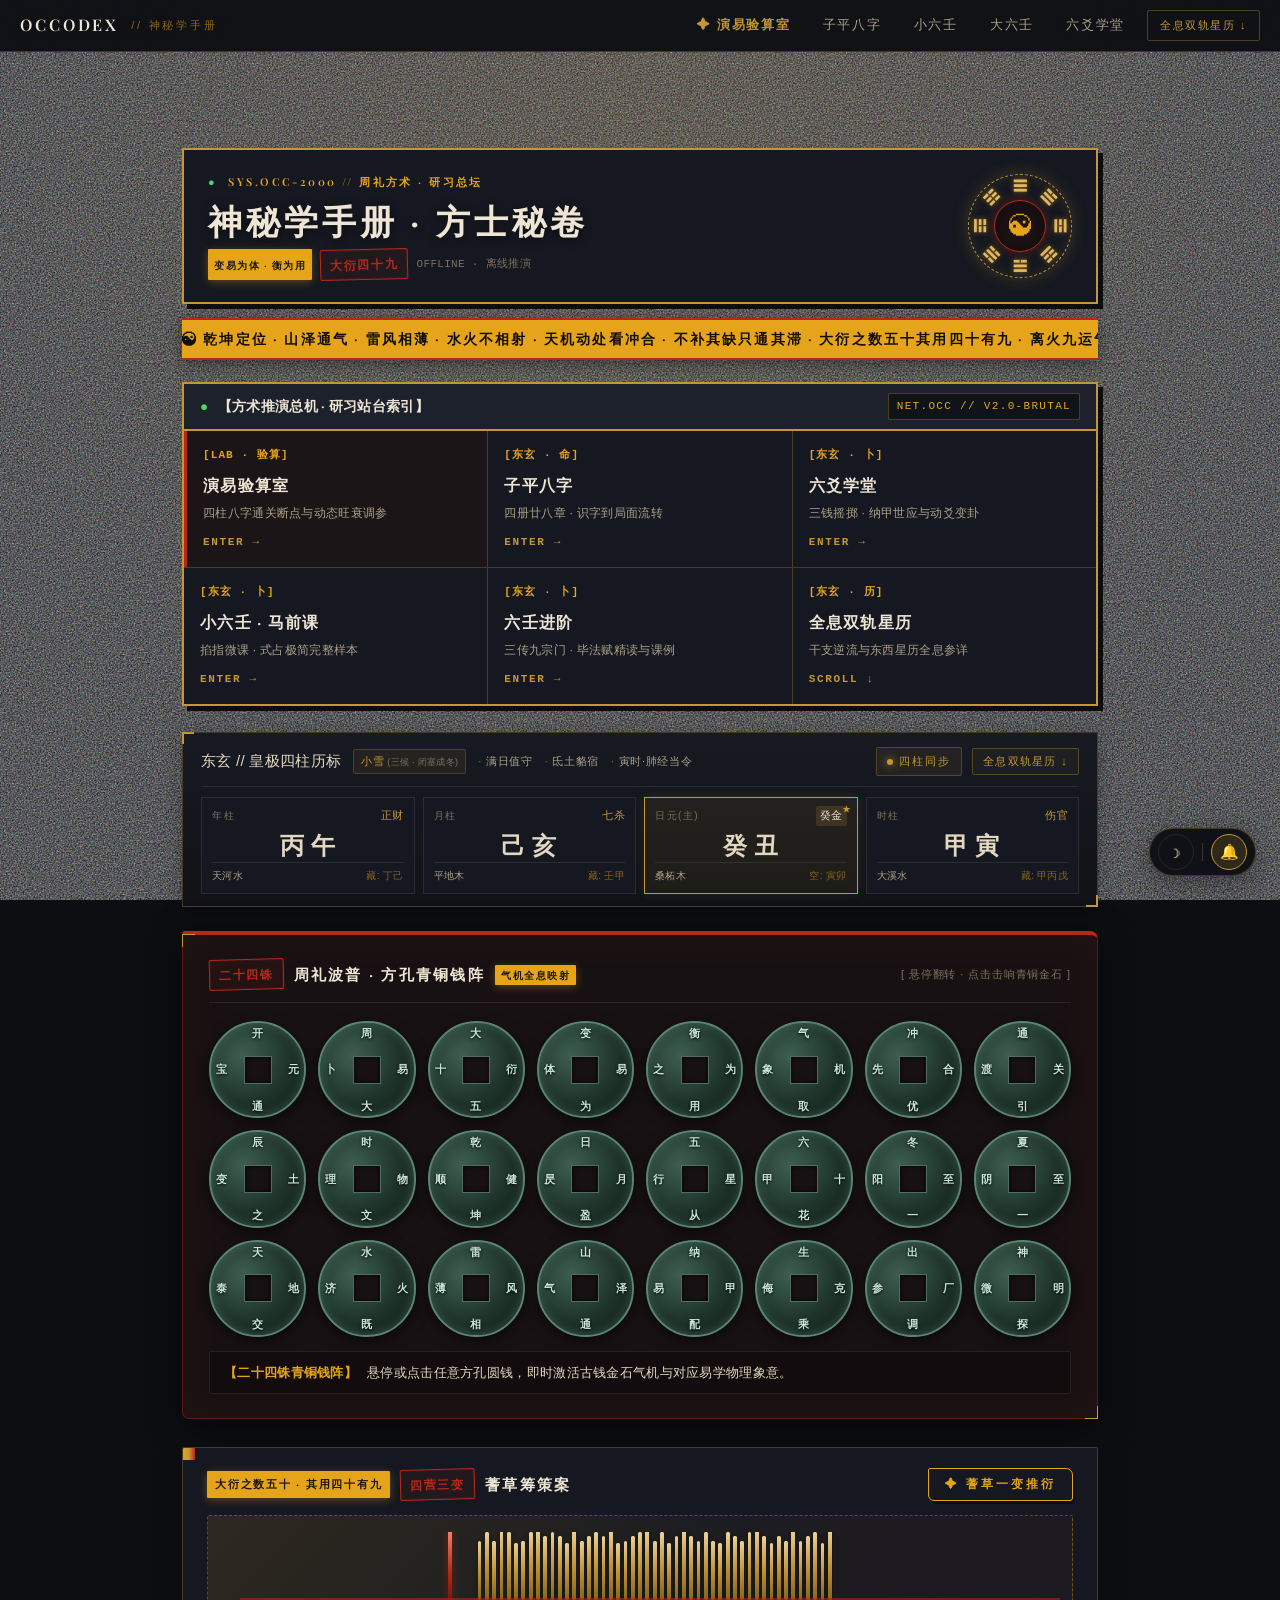
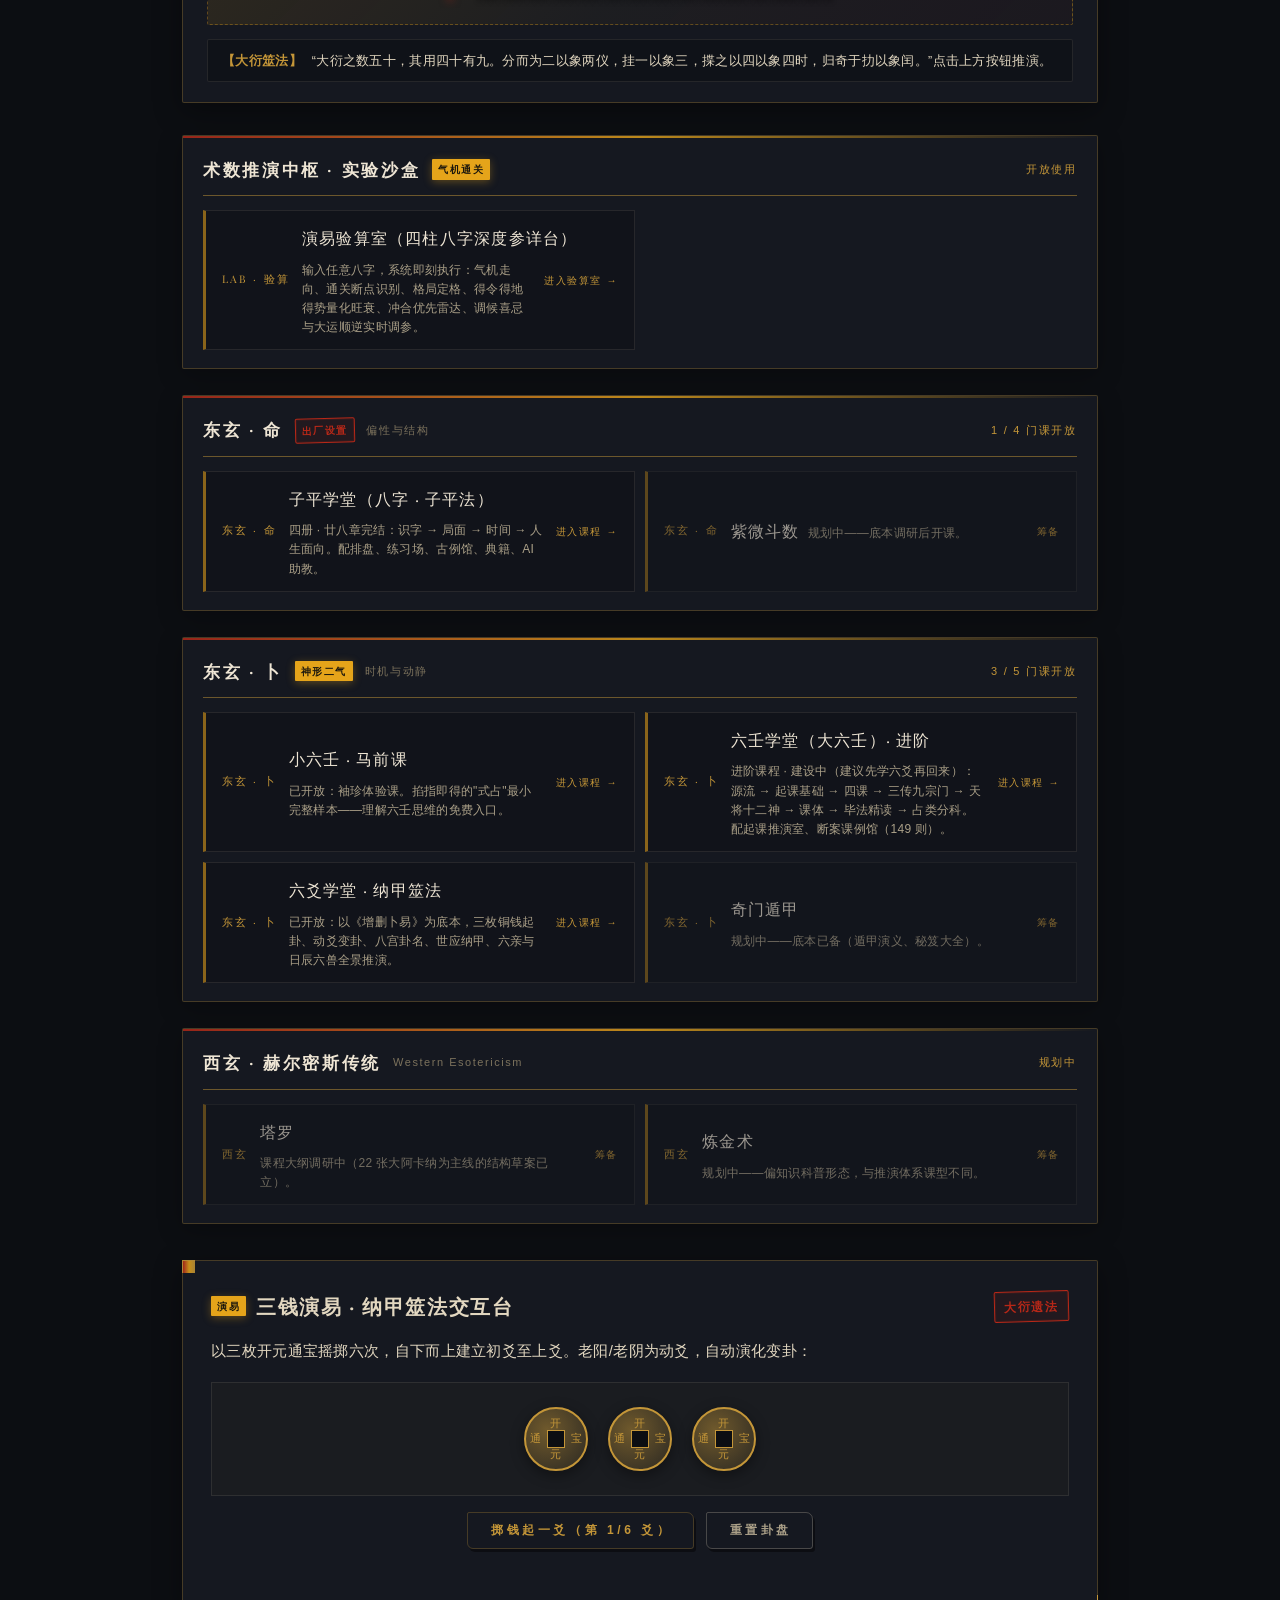
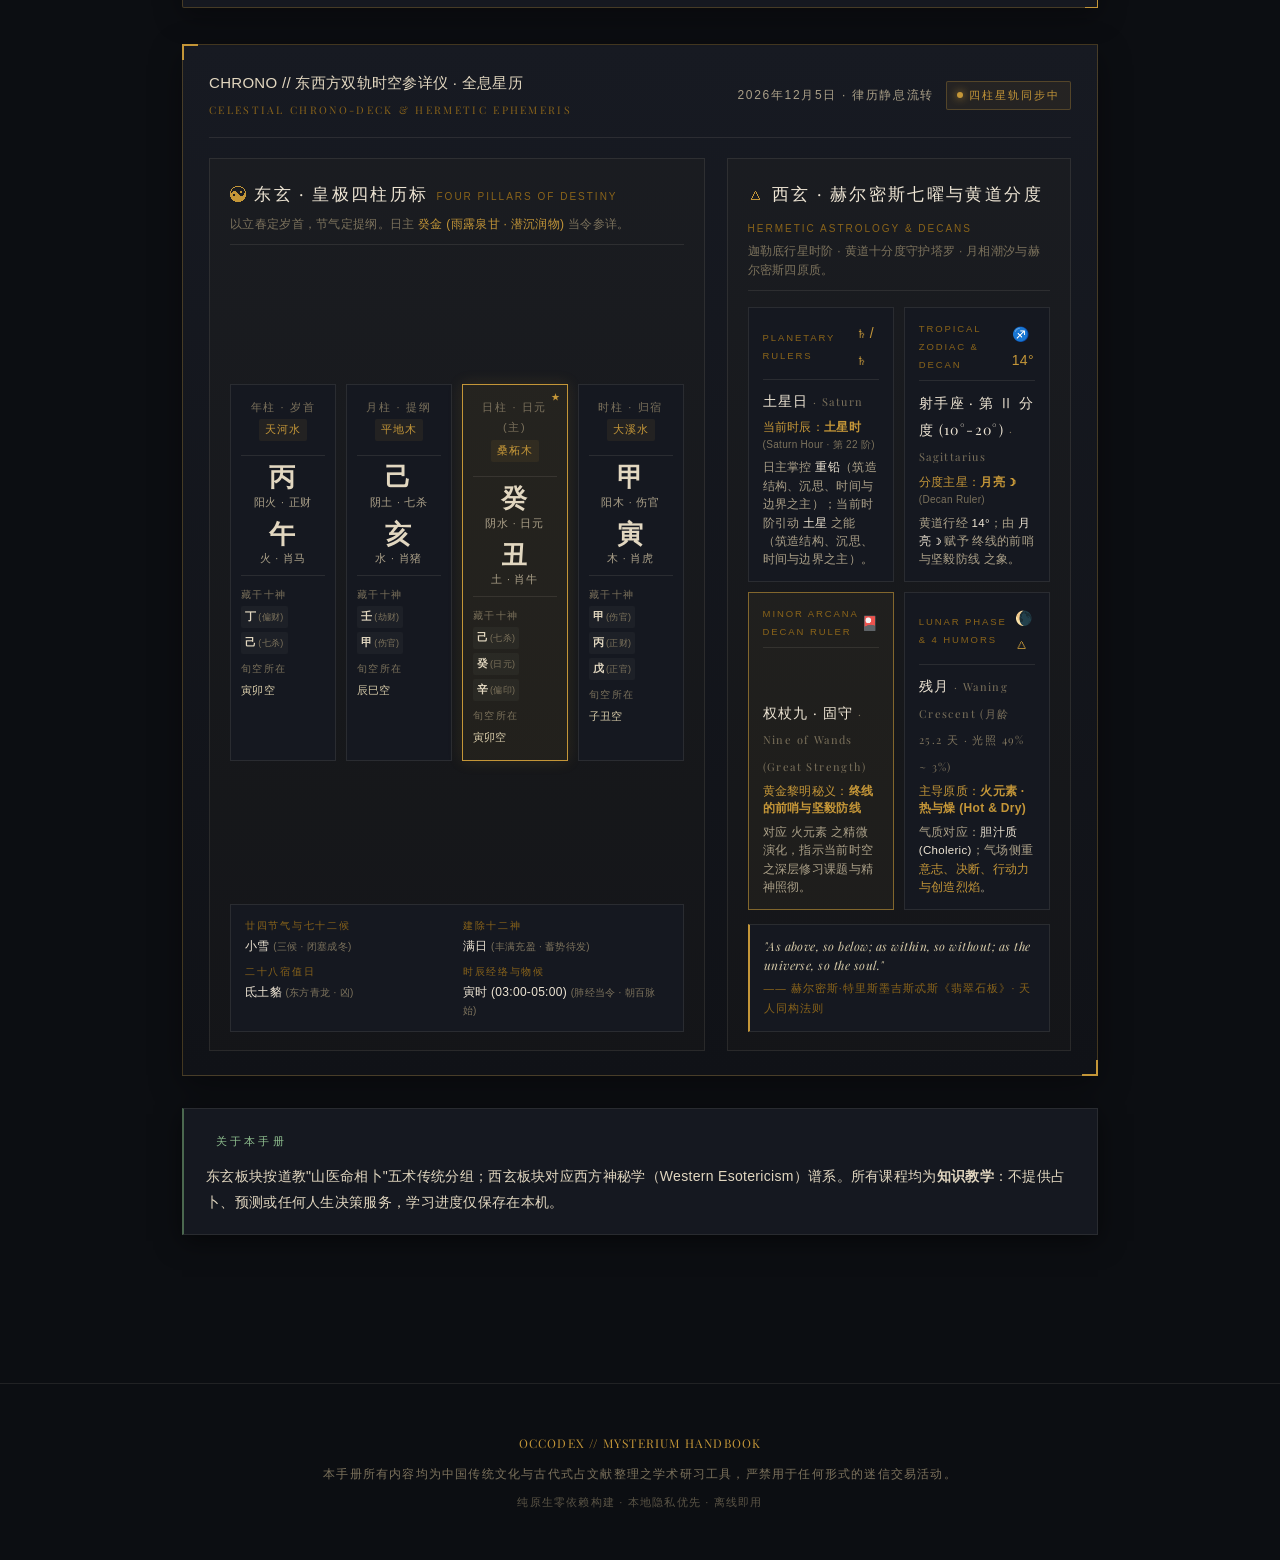
<file: index.html>
<!doctype html>
<html lang="zh-CN">
<head>
<meta charset="utf-8">
<meta name="viewport" content="width=device-width,initial-scale=1,viewport-fit=cover">
<meta name="theme-color" content="#0d0e11">
<title>神秘学手册 · 东西方术数与星历研习指南 | OCCODEX</title>
<meta name="description" content="传统文化知识学习工具：从阴阳五行、天干地支、十二时辰到四柱排盘，配合客观题练习与经典断例训练。">
<link rel="stylesheet" href="occ-theme.css?v=pop-ritual-v3">
<style>

/* ============================================================
   页面版式与局部变量（全局色彩/质感/五行统一继承自 occ-theme.css）
   ============================================================ */
:root{
  --gut:22px;
}
*{box-sizing:border-box;margin:0;padding:0;-webkit-tap-highlight-color:transparent}
html{-webkit-text-size-adjust:100%;scroll-behavior:smooth}
body{
  background:var(--ink);color:var(--text);
  font-family:var(--sans);font-weight:400;line-height:1.9;letter-spacing:.02em;text-rendering:optimizeLegibility;
  min-height:100vh;overflow-x:hidden;position:relative;
}
::selection{background:rgba(var(--gold-rgb),.30)}

/* —— 材质层：暗角 —— */
.vignette{position:fixed;inset:0;z-index:1;pointer-events:none;
  background:radial-gradient(120% 90% at 50% 8%,transparent 30%,rgba(0,0,0,.55) 100%)}

/* —— 版式骨架 —— */
.wrap{max-width:960px;margin:0 auto;padding:0 var(--gut);position:relative;z-index:2}
section{display:none;padding:96px 0 72px;animation:fadeUp .9s cubic-bezier(.19,1,.22,1)}
section.on{display:block}
@keyframes fadeUp{from{opacity:0;transform:translateY(18px)}to{opacity:1;transform:none}}
@media (prefers-reduced-motion:reduce){
  *,*::before,*::after{animation-duration:.01ms!important;transition-duration:.01ms!important}
  html{scroll-behavior:auto}
}

.wb-ask{margin-top:10px;padding-top:10px;border-top:var(--hair-soft);font-size:13.5px;color:var(--text)}
/* —— 手册门户模式 —— */
body.portal-mode .topnav{display:none}
body.portal-mode .toc-fab,body.portal-mode .ai-fab{display:none!important}
body.portal-mode #portal .ch-head h1{color:var(--paper)}
#portal .toc-ghead{border-bottom-color:rgba(var(--gold-rgb),.5)}
#portal .toc-list a{cursor:default}
#portal .toc-list a[href="#portal-enter"]{cursor:pointer;border-left-color:var(--gold)}
#portal .toc-list a[href="#portal-enter"]:hover{background:var(--cell-bg-2)}

.wb-ask .btn{margin:0 4px}
/* —— 章末小结卡片 —— */
.sum-overlay{position:fixed;inset:0;z-index:15;display:none;align-items:center;justify-content:center;background:rgba(0,0,0,.6)}
.sum-overlay.on{display:flex}
.sum-card{width:min(520px,92vw);max-height:88vh;overflow-y:auto;background:var(--nav-bg);
  border:1px solid rgba(var(--gold-rgb),.4);padding:0 0 16px}
.sum-card .sc-head{display:flex;align-items:center;justify-content:space-between;
  padding:18px 22px 12px;border-bottom:var(--hair-soft)}
.sum-card .sc-head span{font-family:Georgia,serif;font-size:15px;letter-spacing:.3em;color:var(--paper)}
.sum-card .sc-head button{border:none;background:none;color:var(--text3);font-size:20px;cursor:pointer}
.sum-card .sc-body{padding:16px 22px}
.sum-card .sc-ch{font-family:Georgia,serif;font-size:18px;color:var(--gold);letter-spacing:.15em;
  margin:12px 0 6px}
.sum-card .sc-status{font-size:11px;letter-spacing:.2em;color:var(--gold);margin-bottom:10px}
.sum-card .sc-kp{font-size:13px;color:var(--text);line-height:1.8}
.sum-card .sc-kp li{list-style:none;padding-left:16px;position:relative;margin:5px 0}
.sum-card .sc-kp li::before{content:"·";position:absolute;left:0;color:var(--gold)}
.sum-card .sc-actions{display:flex;gap:10px;margin-top:16px}
.sum-card .sc-date{font-size:10px;color:var(--text3);letter-spacing:.15em;margin-top:12px}
/* —— AI 问书 —— */
.ai-fab{position:fixed;left:18px;bottom:18px;z-index:10;width:52px;height:52px;border-radius:50%;
  border:var(--hair);background:var(--nav-bg);color:var(--gold);cursor:pointer;
  font-family:var(--serif);font-size:16px;letter-spacing:.1em;box-shadow:0 4px 18px rgba(0,0,0,.25);
  transition:border-color .3s,color .3s,transform .3s}
.ai-fab:hover{border-color:var(--gold);color:var(--paper);transform:translateY(-2px)}
.ai-fly{position:fixed;left:0;bottom:0;top:0;width:min(400px,94vw);z-index:14;
  background:var(--nav-bg);border-right:var(--hair);transform:translateX(-105%);
  transition:transform .38s cubic-bezier(.19,1,.22,1);display:flex;flex-direction:column}
.ai-fly.on{transform:none}
.aif-head{display:flex;align-items:center;justify-content:space-between;padding:14px 16px 12px;
  border-bottom:var(--hair-soft)}
.aif-head>span{font-family:var(--serif);font-size:14px;letter-spacing:.3em;color:var(--paper)}
.aif-tools{display:flex;gap:10px}
.aif-tools button{border:none;background:none;color:var(--text-3);font-size:15px;cursor:pointer;padding:2px 4px}
.aif-tools button:hover{color:var(--gold)}
.aif-msgs{flex:1;overflow-y:auto;padding:14px 14px 8px;display:flex;flex-direction:column;gap:10px}
.aif-msgs .empty{color:var(--text-3);font-size:12.5px;text-align:center;margin-top:30px;letter-spacing:.15em}
.msg{max-width:88%;padding:9px 12px;font-size:13.5px;line-height:1.75;white-space:pre-wrap;word-break:break-word}
.msg.me{align-self:flex-end;background:rgba(var(--gold-rgb),.14);border:1px solid rgba(var(--gold-rgb),.3);color:var(--text)}
.msg.ai{align-self:flex-start;background:var(--cell-bg-2);border:var(--hair-soft);color:var(--text)}
.msg.err{align-self:flex-start;background:rgba(143,59,44,.15);border:1px solid rgba(143,59,44,.5);color:var(--text)}
.aif-in{display:flex;gap:8px;padding:10px 12px;border-top:var(--hair-soft);align-items:flex-end}
.aif-in textarea{flex:1;min-height:40px;max-height:120px;resize:none;background:var(--cell-bg);
  border:var(--hair-soft);color:var(--text);padding:9px 10px;font-size:13.5px;line-height:1.6}
.aif-foot{padding:6px 14px 10px;font-size:10px;letter-spacing:.15em;color:var(--text-3)}
/* 划词气泡 */
.sel-pop{position:absolute;z-index:15;display:none;gap:0;background:var(--nav-bg);
  border:var(--hair);border-radius:3px;overflow:hidden;box-shadow:0 4px 16px rgba(0,0,0,.3)}
.sel-pop.on{display:flex}
.sel-pop button{border:none;background:none;color:var(--text);font-size:12px;letter-spacing:.08em;
  padding:7px 12px;cursor:pointer;border-right:var(--hair-soft)}
.sel-pop button:last-child{border-right:none}
.sel-pop button:hover{color:var(--gold);background:var(--cell-bg)}
/* AI 设置 */
.ai-set-wrap{position:fixed;inset:0;z-index:16;display:none;align-items:center;justify-content:center;
  background:rgba(0,0,0,.55)}
.ai-set-wrap.on{display:flex}
.ai-set{width:min(560px,94vw);max-height:92vh;overflow-y:auto;background:var(--nav-bg);
  border:var(--hair);padding:0 0 14px}
.ais-body{padding:14px 20px 0;display:grid;gap:8px}
.ais-body label{font-size:11px;letter-spacing:.2em;color:var(--text-3);margin-top:6px}
.ais-body input,.ais-body textarea{width:100%;background:var(--cell-bg);border:var(--hair-soft);
  color:var(--text);padding:8px 10px;font-size:13px}
.ais-body textarea{line-height:1.7}
.ais-grid{display:grid;grid-template-columns:1fr 1fr;gap:12px}

/* —— 报头 masthead —— */
.course-bar{display:flex;align-items:center;gap:16px;padding:14px 20px;border-bottom:var(--hair);position:relative;z-index:2;background:var(--nav-bg)}
.back-portal{font-size:11px;color:var(--gold);text-decoration:none;letter-spacing:.2em;white-space:nowrap}.back-portal:hover{color:var(--paper)}
.cb-title{font-family:Georgia,serif;font-size:15px;color:var(--paper);letter-spacing:.15em;white-space:nowrap}
.cb-meta{font-size:11px;color:var(--text3);letter-spacing:.1em;white-space:nowrap}
.mast_legacy{padding:88px 0 40px;border-bottom:var(--hair);position:relative;z-index:2}
.mast .no{font-family:var(--serif);font-size:11px;letter-spacing:.42em;color:var(--text-3);margin-bottom:26px}
.mast h1{font-family:var(--serif);font-weight:500;font-size:clamp(34px,6vw,56px);
  letter-spacing:.14em;color:var(--paper);line-height:1.3}
.mast h1 em{font-style:normal;color:var(--gold)}
.mast .en{font-family:var(--serif);font-size:13px;letter-spacing:.5em;color:var(--gold-dim);margin-top:10px}
.mast .lede{margin-top:30px;max-width:620px;color:var(--text);font-size:15.5px}
.mast .meta{margin-top:26px;display:flex;flex-wrap:wrap;gap:26px;font-size:12px;
  letter-spacing:.22em;color:var(--text-3)}
.mast .meta b{color:var(--text-2);font-weight:400}

/* —— 顶部导航 —— */
.topnav{position:sticky;top:0;z-index:7;background:var(--nav-bg);backdrop-filter:blur(8px);
  border-bottom:var(--hair-soft);display:flex;align-items:stretch}
.nav-arrows{display:none;gap:4px;z-index:3;align-items:center;flex:none;padding:0 4px}
.topnav.scrollable .nav-arrows{display:flex}
.nav-arrow{width:32px;height:32px;border:var(--hair);background:var(--nav-bg);color:var(--text);
  cursor:pointer;font-family:var(--serif);font-size:15px;line-height:1;border-radius:50%;padding-bottom:2px}
.nav-arrow:hover{color:var(--gold);border-color:var(--gold)}
.nav-arrow.hidden{visibility:hidden}
.topnav .wrap{flex:1 1 auto;min-width:0;display:flex;gap:4px;overflow-x:auto;scrollbar-width:none;padding:0 10px}
.nav-tools{flex:none;display:flex;gap:0;padding:0 56px 0 10px;border-left:var(--hair-soft)}
.nav-tools a{flex:none;padding:15px 11px;font-size:11.5px;letter-spacing:.14em;color:var(--text-3);
  border-bottom:2px solid transparent;white-space:nowrap}
.nav-tools a:hover{color:var(--text)}
.nav-tools a.on{color:var(--gold);border-bottom-color:var(--gold)}
@media (max-width:900px){.nav-tools{padding-right:52px}.nav-tools a{padding:15px 8px;font-size:11px}}
.nav-sep{flex:none;writing-mode:vertical-rl;font-size:9px;letter-spacing:.25em;color:var(--gold);
  padding:12px 3px;margin:0 4px 0 10px;border-left:1px solid rgba(var(--gold-rgb),.45);align-self:stretch;
  display:flex;align-items:center}
.topnav .wrap::-webkit-scrollbar{display:none}
.topnav a{flex:none;padding:15px 15px;font-size:12.5px;letter-spacing:.2em;color:var(--text-3);
  text-decoration:none;border-bottom:1px solid transparent;white-space:nowrap}
.topnav a:hover{color:var(--text)}
.topnav a.on{color:var(--gold);border-bottom-color:var(--gold)}

/* —— 章节头 —— */
.ch-head{margin-bottom:44px}
.ch-head .kick{font-family:var(--serif);font-size:11px;letter-spacing:.42em;color:var(--gold-dim);margin-bottom:14px}
.ch-head h2{font-family:var(--serif);font-weight:500;font-size:clamp(26px,4.4vw,38px);
  letter-spacing:.12em;color:var(--paper)}
.ch-head .sub{margin-top:12px;color:var(--text);font-size:15px;max-width:660px}
.ch-head .rule{margin-top:26px;display:flex;align-items:center;gap:12px;color:var(--gold-dim);font-size:10px}
.ch-head .rule::before,.ch-head .rule::after{content:"";flex:1;height:1px;background:rgba(var(--gold-rgb),.18)}

/* —— 卡片与排版元件 —— */
.card{border:var(--hair-soft);background:var(--card-grad);
  padding:30px 28px;margin-bottom:30px;position:relative}
.card::before{content:"";position:absolute;top:-1px;left:-1px;width:14px;height:14px;
  border-top:1px solid rgba(var(--gold-rgb),.5);border-left:1px solid rgba(var(--gold-rgb),.5)}
.card::after{content:"";position:absolute;bottom:-1px;right:-1px;width:14px;height:14px;
  border-bottom:1px solid rgba(var(--gold-rgb),.5);border-right:1px solid rgba(var(--gold-rgb),.5)}
.card h3{font-family:var(--serif);font-weight:500;font-size:19px;letter-spacing:.14em;
  color:var(--paper);margin-bottom:16px}
.card h3 .zh-no{font-size:12px;color:var(--gold-dim);letter-spacing:.3em;margin-right:12px}
.card p{font-size:15px;color:var(--text);margin-bottom:12px}
.card p strong,.card li strong{color:var(--text);font-weight:400}
.card ul,.card ol{padding-left:20px;font-size:15px;color:var(--text)}
.card li{margin-bottom:8px}
.keypoints{border-left:2px solid rgba(var(--gold-rgb),.45);background:rgba(var(--gold-rgb),.05);
  padding:20px 24px;margin:8px 0 30px}
.keypoints .kp-title{font-size:11px;letter-spacing:.34em;color:var(--gold);margin-bottom:10px}
.keypoints li{font-size:14.5px;color:var(--text);margin-bottom:7px;list-style:none;position:relative;padding-left:18px}
.keypoints li::before{content:"✦";position:absolute;left:0;color:var(--gold-dim);font-size:10px;top:2px}
.note{border:var(--hair-soft);padding:18px 22px;margin:16px 0;font-size:14px;color:var(--text)}
.note .tag{display:inline-block;font-size:10.5px;letter-spacing:.3em;padding:3px 10px;margin-bottom:8px}
.note.tip{border-left:2px solid rgba(111,158,111,.6)}   .note.tip .tag{color:#8fbf8f}
.note.warn{border-left:2px solid rgba(143,59,44,.8)}    .note.warn .tag{color:#c9705f}
.note.adv{border-left:2px solid rgba(95,127,158,.7)}    .note.adv .tag{color:#89a7c2}
.note.story{border-left:2px solid rgba(var(--gold-rgb),.75)}   .note.story .tag{color:var(--gold)}
.note.story .src-line{display:block;margin-top:10px;font-size:12px;color:var(--text-3);letter-spacing:.04em}
/* —— 史例盘：精简四柱 + 标注 —— */
.sc-chart{display:grid;grid-template-columns:repeat(4,1fr);gap:10px;margin:16px 0 12px;max-width:480px}
.sc-p{border:var(--hair-soft);text-align:center;padding:10px 4px 9px;background:var(--cell-bg-2);position:relative}
.sc-p.sp-day{border-color:rgba(var(--gold-rgb),.6)}
.sc-p .sp-name{font-size:9.5px;letter-spacing:.3em;color:var(--text-3);margin-bottom:6px}
.sc-p .sp-g,.sc-p .sp-z{font-family:var(--serif);font-size:24px;line-height:1.25;display:block}
.sc-p .sp-z{margin-top:2px}
.sc-p .sp-shen{display:block;font-size:9.5px;letter-spacing:.14em;color:var(--text-3);margin-top:4px}
.sc-hit{position:relative;display:inline-block;padding:0 3px}
.sc-hit::before{content:'';position:absolute;inset:-2px -2px -3px -2px;border:1px dashed rgba(var(--gold-rgb),.8);border-radius:3px}
.sc-hit .sp-mark{position:absolute;top:-9px;right:-8px;z-index:1;display:inline-block;min-width:14px;height:14px;border-radius:50%;
  background:var(--gold);color:var(--paper);font-size:9.5px;line-height:14px;font-style:normal;font-family:var(--serif);text-align:center}
.sc-legend{margin:4px 0 0;padding:0;list-style:none;display:grid;gap:5px;font-size:13px;color:var(--text)}
.sc-legend b{color:var(--gold);font-family:var(--serif);font-weight:500;margin-right:4px}

/* —— 表格 —— */
table{width:100%;border-collapse:collapse;font-size:14px;margin:14px 0}
th{font-weight:400;color:var(--text-2);letter-spacing:.14em;font-size:11.5px;
  padding:10px 10px;border-bottom:var(--hair);text-align:left;white-space:nowrap}
td{padding:10px 10px;border-bottom:var(--hair-soft);color:var(--text);vertical-align:top}
tr:hover td{background:rgba(var(--gold-rgb),.03)}
td.big{font-family:var(--serif);font-size:21px;color:var(--paper);letter-spacing:.05em}
.wx{padding:1px 7px;font-size:11.5px;letter-spacing:.1em;border:1px solid;border-radius:1px}
.wx.mu{color:var(--wx-mu);border-color:rgba(111,158,111,.4)}
.wx.huo{color:var(--wx-huo);border-color:rgba(194,107,69,.4)}
.wx.tu{color:var(--wx-tu);border-color:rgba(176,141,87,.4)}
.wx.jin{color:var(--wx-jin);border-color:rgba(168,164,155,.4)}
.wx.shui{color:var(--wx-shui);border-color:rgba(95,127,158,.4)}
.tbl-scroll{overflow-x:auto}
tr.now td{background:rgba(var(--gold-rgb),.08)}
.now-badge{font-size:10px;color:var(--gold);letter-spacing:.2em;border:var(--hair);padding:2px 8px;margin-left:8px}

/* —— 干支可点格子 —— */
.gan-grid,.zhi-grid{display:grid;grid-template-columns:repeat(auto-fill,minmax(76px,1fr));gap:10px;margin:16px 0}
.gcell{border:var(--hair-soft);padding:12px 6px 10px;text-align:center;cursor:pointer;
  background:var(--cell-bg);transition:border-color .3s,background .3s;user-select:none}
.gcell:hover{border-color:rgba(var(--gold-rgb),.4)}
.gcell.on{border-color:var(--gold);background:rgba(var(--gold-rgb),.08)}
.gcell .ch{font-family:var(--serif);font-size:24px;color:var(--paper);line-height:1.3}
.gcell .wx-mini{font-size:10.5px;letter-spacing:.16em;margin-top:6px}
.detail{border:var(--hair);padding:20px 24px;margin-top:6px;font-size:14.5px;color:var(--text);display:none}
.detail.on{display:block;animation:fadeUp .5s cubic-bezier(.19,1,.22,1)}
.detail .d-head{font-family:var(--serif);font-size:20px;color:var(--paper);letter-spacing:.2em;margin-bottom:8px}
.detail .d-head .wx{margin-left:12px;vertical-align:3px}

/* —— 五行生克图 —— */
.wx-wrap{display:grid;grid-template-columns:minmax(300px,1fr) minmax(240px,320px);gap:28px;align-items:center}
@media (max-width:720px){.wx-wrap{grid-template-columns:1fr}}
#wxsvg{width:100%;height:auto;display:block}
.wx-node{cursor:pointer}
.wx-node circle{fill:var(--ink-2);stroke:rgba(var(--gold-rgb),.35);stroke-width:1;transition:all .35s}
.wx-node text{fill:var(--paper);font-family:var(--serif);font-size:26px}
.wx-node:hover circle{stroke:var(--gold)}
.wx-node.on circle{stroke:var(--gold);fill:rgba(var(--gold-rgb),.10)}
.ln{stroke:rgba(var(--lit-rgb),.16);stroke-width:1;fill:none;transition:stroke .35s,opacity .35s}
.ln.sheng{stroke:rgba(111,158,111,.5)}
.ln.ke{stroke:rgba(143,59,44,.5);stroke-dasharray:4 4}
.ln.hi{stroke-width:1.6;opacity:1}
.ln.sheng.hi{stroke:var(--wx-mu)}
.ln.ke.hi{stroke:var(--wx-huo)}
.ln.dim{opacity:.15}
.wx-info{border:var(--hair);padding:22px 24px;font-size:14.5px;color:var(--text);min-height:150px}
.wx-info .t{font-family:var(--serif);font-size:18px;color:var(--paper);letter-spacing:.2em;margin-bottom:12px}
.wx-info .rel{display:block;margin-bottom:6px}
.legend{display:flex;gap:26px;margin-top:18px;font-size:12px;color:var(--text-3);letter-spacing:.14em}
.legend i{display:inline-block;width:26px;height:0;border-top:1px solid var(--wx-mu);vertical-align:4px;margin-right:8px}
.legend i.k{border-top:1px dashed var(--wx-huo)}

/* —— 按钮 —— */
.btn{display:inline-block;border:var(--hair);background:transparent;color:var(--gold);
  font-family:var(--sans);font-size:13px;letter-spacing:.3em;padding:13px 30px 13px 34px;
  cursor:pointer;position:relative;overflow:hidden;transition:color .35s;text-decoration:none}
.btn::before{content:"";position:absolute;inset:0;background:var(--gold);transform:scaleX(0);
  transform-origin:left;transition:transform .5s cubic-bezier(.19,1,.22,1);z-index:0}
.btn:hover{color:var(--ink)}
.btn:hover::before{transform:scaleX(1)}
.btn span{position:relative;z-index:1}
.btn.ghost{color:var(--text-2);border-color:rgba(var(--lit-rgb),.25)}
.btn.ghost::before{background:var(--paper-2)}
.btn.small{padding:9px 20px 9px 23px;font-size:12px}
.btn[disabled]{opacity:.35;pointer-events:none}
.btn-row{display:flex;gap:14px;flex-wrap:wrap;margin-top:20px}

/* —— 表单 —— */
input[type=date],input[type=time],input[type=datetime-local],input[type=number],input[type=text],select,textarea{
  background:var(--ink-2);border:var(--hair-soft);color:var(--text);font-family:var(--sans);
  font-size:14px;padding:11px 14px;letter-spacing:.04em;outline:none;width:100%}
input:focus,select:focus,textarea:focus{border-color:rgba(var(--gold-rgb),.5)}
textarea{min-height:150px;resize:vertical;line-height:1.8}
label{display:block;font-size:11.5px;letter-spacing:.26em;color:var(--text-3);margin:0 0 8px}
.field{margin-bottom:18px}
.inline-fields{display:flex;gap:14px;flex-wrap:wrap}
.inline-fields .field{flex:1;min-width:160px}

/* —— 排盘结果 —— */
.pillars{display:grid;grid-template-columns:repeat(4,1fr);gap:14px;margin:22px 0}
@media (max-width:640px){.pillars{grid-template-columns:repeat(4,minmax(70px,1fr));gap:8px}}
.pillar{border:var(--hair-soft);text-align:center;padding:18px 6px 16px;background:var(--cell-bg-2);position:relative}
.pillar .p-name{font-size:10.5px;letter-spacing:.3em;color:var(--text-3);margin-bottom:12px}
.pillar .p-char{font-family:var(--serif);font-size:clamp(26px,6vw,38px);line-height:1.35;display:block}
.pillar .p-wx{font-size:10.5px;letter-spacing:.2em;margin-top:4px;display:block}
.p-shen{display:block;font-size:10px;letter-spacing:.18em;color:var(--text-3);margin-top:2px}
.pillar.daymaster{border-color:rgba(var(--gold-rgb),.55)}
.pillar.daymaster::before{content:"日主";position:absolute;top:-9px;left:50%;transform:translateX(-50%);
  background:var(--ink);color:var(--gold);font-size:10px;letter-spacing:.3em;padding:0 8px}
.wxbar{margin-top:18px}
.wxbar .row{display:flex;align-items:center;gap:12px;margin-bottom:9px;font-size:12.5px;color:var(--text-2)}
.wxbar .lb{width:52px;letter-spacing:.2em}
.wxbar .track{flex:1;height:5px;background:rgba(var(--lit-rgb),.07);position:relative}
.wxbar .fill{position:absolute;inset:0 auto 0 0;background:var(--gold-dim);transition:width .9s cubic-bezier(.19,1,.22,1)}
.wxbar .n{width:44px;text-align:right;color:var(--text-3)}
.pp-note{font-size:13px;color:var(--text-2);margin-top:14px}

/* —— 课程总览 (周礼波普拼贴风) —— */
.toc{margin-top:34px;display:grid;gap:26px}
.toc-group {
  margin-bottom: 26px;
  background: var(--bg-card);
  border: var(--hair);
  border-radius: 2px;
  padding: 18px 20px;
  position: relative;
  box-shadow: 0 6px 24px rgba(0, 0, 0, 0.25);
  transition: all 0.25s ease;
}
.toc-group::before {
  content: "";
  position: absolute;
  top: 0; left: 0; right: 0;
  height: 2px;
  background: linear-gradient(90deg, var(--c-cinnabar), var(--c-turmeric), transparent);
  opacity: 0.8;
}
.toc-group:hover {
  border-color: rgba(var(--gold-rgb), 0.55);
  box-shadow: 0 10px 32px rgba(0, 0, 0, 0.35);
}
.toc-ghead{display:flex;align-items:center;gap:12px;border-bottom:1px solid rgba(var(--gold-rgb),.3);
  padding-bottom:10px;margin-bottom:14px;flex-wrap:wrap;}
.tg-title{font-family:var(--serif);font-size:16.5px;letter-spacing:.16em;color:var(--paper);font-weight:600}
.tg-sub{font-size:11px;letter-spacing:.14em;color:var(--text-3)}
.tg-stat{margin-left:auto;font-size:11px;letter-spacing:.16em;color:var(--gold)}
.toc-list{display:grid;grid-template-columns:repeat(auto-fill,minmax(300px,1fr));gap:10px}
.toc-list a{display:grid;grid-template-columns:auto 1fr auto;align-items:center;gap:12px;
  border:var(--hair-soft);border-left:3px solid var(--gold-dim);padding:12px 16px;
  text-decoration:none;background:rgba(0,0,0,0.2);transition:all .25s ease}
body.daylight .toc-list a{background:rgba(0,0,0,0.03)}
.toc-list a:hover{border-color:var(--gold);border-left-color:var(--c-turmeric);
  background:rgba(var(--gold-rgb), 0.08);transform:translateX(2px)}
.tr-no{font-family:var(--serif);font-size:10.5px;letter-spacing:.2em;color:var(--gold);white-space:nowrap}
.tr-main{min-width:0;display:flex;align-items:baseline;gap:8px;flex-wrap:wrap}
.tr-tt{font-family:var(--serif);font-size:15.5px;color:var(--paper);letter-spacing:.08em;white-space:nowrap;font-weight:500}
.tr-ds{font-size:12px;color:var(--text-2);line-height:1.6}
.toc-list .st{font-size:10px;letter-spacing:.16em;color:var(--gold);white-space:nowrap}
a.toc-row-static{opacity:.62;cursor:default}
.toc .st.done{color:var(--wx-mu)}
.stat-row{display:flex;gap:34px;flex-wrap:wrap;margin-top:26px}
.stat-row .s b{font-family:var(--serif);font-size:26px;color:var(--gold);font-weight:500;display:block}
.stat-row .s span{font-size:11px;letter-spacing:.28em;color:var(--text-3)}

/* —— 练习场 —— */
.q-head{display:flex;justify-content:space-between;align-items:baseline;border-bottom:var(--hair-soft);
  padding-bottom:14px;margin-bottom:22px;font-size:12px;letter-spacing:.22em;color:var(--text-3)}
.q-stem{font-size:17px;color:var(--paper);line-height:1.9;margin-bottom:24px;letter-spacing:.03em}
.q-type{font-size:10.5px;letter-spacing:.3em;color:var(--gold-dim);display:block;margin-bottom:10px}
.opts{display:grid;gap:10px}
.opt{border:var(--hair-soft);padding:14px 18px;cursor:pointer;font-size:15px;color:var(--text);font-weight:400;
  transition:all .25s;display:flex;gap:14px;align-items:baseline}
.opt .ab{font-family:var(--serif);color:var(--text-2);font-size:13px;flex:none}
.opt:hover{border-color:rgba(var(--gold-rgb),.4);color:var(--text)}
.opt.right{border-color:rgba(111,158,111,.7);color:#a9cfa9}
.opt.wrong{border-color:rgba(143,59,44,.8);color:#cf9186}
.opt[disabled]{pointer-events:none}
.fb{margin-top:18px;padding:16px 20px;font-size:14px;color:var(--text);display:none;line-height:1.85}
.fb.on{display:block;animation:fadeUp .5s cubic-bezier(.19,1,.22,1)}
.fb.ok{border-left:2px solid rgba(111,158,111,.8)}
.fb.no{border-left:2px solid rgba(143,59,44,.8)}
.fb .verdict{letter-spacing:.3em;font-size:12px;margin-bottom:6px}
.fb.ok .verdict{color:#8fbf8f}.fb.no .verdict{color:#c9705f}
.prog{height:2px;background:rgba(var(--lit-rgb),.08);margin-bottom:30px}
.prog i{display:block;height:100%;background:var(--gold);transition:width .5s cubic-bezier(.19,1,.22,1)}
.q-score{text-align:center;padding:40px 0}
.q-score .num{font-family:var(--serif);font-size:64px;color:var(--gold);line-height:1.2}
.q-score .lab{font-size:11px;letter-spacing:.4em;color:var(--text-3);margin-top:6px}
.wrong-list{text-align:left;margin-top:30px}
.subj-actions{display:flex;gap:12px;flex-wrap:wrap;margin-top:16px}
.prompt-box{display:none;margin-top:18px}
.prompt-box.on{display:block}
.prompt-box textarea{min-height:220px;font-size:12.5px;color:var(--text-2)}
.toast{position:fixed;left:50%;bottom:38px;transform:translateX(-50%) translateY(20px);opacity:0;
  background:var(--ink-3);border:var(--hair);color:var(--gold);font-size:12.5px;letter-spacing:.2em;
  padding:12px 26px;z-index:20;transition:all .45s cubic-bezier(.19,1,.22,1);pointer-events:none}
.toast.on{opacity:1;transform:translateX(-50%) translateY(0)}

/* —— 页脚 —— */
footer{border-top:var(--hair);margin-top:60px;padding:44px 0 60px;position:relative;z-index:2}
footer .fine{font-size:12px;color:var(--text-3);line-height:2;letter-spacing:.06em}
footer .fine b{color:var(--text-2);font-weight:400;letter-spacing:.2em}
footer .colophon{margin-top:20px;font-family:var(--serif);font-size:10.5px;letter-spacing:.34em;color:var(--gold-dim)}

@media (max-width:640px){
  section{padding:64px 0 52px}
  .card{padding:24px 18px}
  .mast{padding:64px 0 30px}
}

/* ============================================================
   昼间模式 · 局部细节微调（色彩统一继承自 occ-theme.css）
   ============================================================ */
body.daylight .vignette{background:radial-gradient(120% 90% at 50% 8%,transparent 40%,rgba(148,124,74,.16) 100%)}
body.daylight .ring{border-color:rgba(158,64,48,.10)}
body.daylight .formula{color:rgba(59,55,49,.07)}
body.daylight ::selection{background:rgba(158,64,48,.18)}
body.daylight .opt.right{color:#33632f;border-color:rgba(63,122,67,.6)}
body.daylight .opt.wrong{color:#8f3b2c;border-color:rgba(122,46,34,.6)}
body.daylight .fb.ok{border-left-color:rgba(63,122,67,.85)}
body.daylight .fb.no{border-left-color:rgba(122,46,34,.85)}
body.daylight .fb.ok .verdict{color:#33632f}
body.daylight .fb.no .verdict{color:#8f3b2c}
body.daylight .wx-info .rel strong,body.daylight .card p strong,body.daylight .card li strong{color:var(--text)}

/* ============================================================
   主题切换按钮 + 典籍抽屉
   ============================================================ */
.theme-btn{position:fixed;top:14px;right:16px;z-index:11;width:44px;height:44px;
  border:var(--hair);border-radius:50%;background:var(--nav-bg);cursor:pointer;
  font-family:var(--serif);font-size:15px;color:var(--gold);line-height:1;
  display:flex;align-items:center;justify-content:center;transition:border-color .3s,color .3s}
.theme-btn:hover{border-color:var(--gold)}
.toc-fab{position:fixed;right:0;top:56%;transform:translateY(-50%);z-index:10;
  writing-mode:vertical-rl;letter-spacing:.35em;font-size:12px;padding:16px 9px;
  border:var(--hair);border-right:none;border-radius:4px 0 0 4px;background:var(--nav-bg);
  color:var(--gold);cursor:pointer;transition:padding .3s,color .3s}
.toc-fab:hover{padding-right:14px;color:var(--paper)}
.toc-fly{position:fixed;top:0;right:0;bottom:0;width:min(248px,82vw);z-index:14;
  background:var(--nav-bg);border-left:var(--hair);transform:translateX(105%);
  transition:transform .38s cubic-bezier(.19,1,.22,1);overflow-y:auto}
.toc-fly.on{transform:none}
.tf-head{display:flex;align-items:center;justify-content:space-between;padding:16px 18px 12px;
  border-bottom:var(--hair-soft);position:sticky;top:0;background:var(--nav-bg)}
.tf-head span{font-family:var(--serif);font-size:14px;letter-spacing:.3em;color:var(--paper)}
.tf-close{border:none;background:none;color:var(--text-3);font-size:20px;cursor:pointer;line-height:1}
.tf-close:hover{color:var(--gold)}
.tf-group{font-size:10px;letter-spacing:.3em;color:var(--gold-dim);padding:16px 18px 6px}
.tf-body a{display:block;padding:9px 18px;font-size:13px;letter-spacing:.12em;color:var(--text-2);
  text-decoration:none;border-left:2px solid transparent;transition:color .25s,border-color .25s}
.tf-body a:hover{color:var(--paper)}
.tf-body a.on{color:var(--gold);border-left-color:var(--gold)}
.drawer-veil{position:fixed;inset:0;z-index:14;background:rgba(0,0,0,.45);opacity:0;
  pointer-events:none;transition:opacity .5s cubic-bezier(.19,1,.22,1)}
.drawer-veil.on{opacity:1;pointer-events:auto}
.drawer{position:fixed;top:0;right:0;bottom:0;z-index:15;width:min(520px,94vw);
  background:var(--ink-2);border-left:var(--hair);transform:translateX(102%);
  transition:transform .65s cubic-bezier(.19,1,.22,1);display:flex;flex-direction:column}
.drawer.on{transform:none}
.drawer-head{padding:26px 30px 18px;border-bottom:var(--hair-soft);display:flex;
  align-items:baseline;justify-content:space-between}
.drawer-head h3{font-family:var(--serif);font-weight:500;font-size:19px;letter-spacing:.24em;color:var(--paper)}
.drawer-head .en{font-size:10px;letter-spacing:.34em;color:var(--gold-dim);margin-top:6px}
.drawer-close{border:var(--hair-soft);background:none;color:var(--text-2);width:34px;height:34px;
  cursor:pointer;font-size:15px;font-family:var(--serif)}
.drawer-close:hover{border-color:var(--gold);color:var(--gold)}
.drawer-body{flex:1;overflow-y:auto;padding:22px 30px 40px}
.cls-filter{display:flex;gap:8px;flex-wrap:wrap;margin-bottom:24px}
.cls-filter button{border:var(--hair-soft);background:none;color:var(--text-3);font-size:11.5px;
  letter-spacing:.2em;padding:7px 14px;cursor:pointer;font-family:var(--sans)}
.cls-filter button.on{border-color:var(--gold);color:var(--gold)}
@keyframes clsFlash{0%{background:rgba(var(--gold-rgb),.28)}100%{background:transparent}}
.cls-item.flash{animation:clsFlash 2.2s ease-out 1}
.cls-item{margin-bottom:34px;position:relative;padding-left:18px}
.cls-item::before{content:"";position:absolute;left:0;top:8px;bottom:2px;width:1px;
  background:rgba(var(--gold-rgb),.35)}
.cls-src{font-size:10.5px;letter-spacing:.3em;color:var(--gold-dim);margin-bottom:10px}
.cls-text{font-family:var(--serif);font-size:15.5px;color:var(--paper);line-height:2.15;
  letter-spacing:.06em;margin-bottom:12px}
.cls-note{font-size:13.5px;color:var(--text);line-height:1.9;border-top:var(--hair-soft);padding-top:10px}
.cls-note b{color:var(--text);font-weight:400;letter-spacing:.14em}
.drawer-foot{padding:16px 30px;border-top:var(--hair-soft);font-size:11px;color:var(--text-3);
  letter-spacing:.1em;line-height:1.8}
.chi-btn{border:var(--hair-soft);background:none;color:var(--text-2);font-family:var(--sans);
  font-size:11.5px;letter-spacing:.26em;padding:8px 16px;cursor:pointer;transition:all .3s}
.chi-btn:hover{border-color:var(--gold);color:var(--gold)}
.cls-search{margin:0 0 20px}
.cls-search input{width:100%}
.sr-book{font-size:10.5px;letter-spacing:.3em;color:var(--gold-dim);margin:18px 0 6px}
.sr-item{padding:10px 14px;border:var(--hair-soft);margin-bottom:8px;cursor:pointer;font-size:13.5px;color:var(--text);line-height:1.9}
.sr-item:hover{border-color:rgba(var(--gold-rgb),.4)}
.sr-item b{color:var(--gold);font-weight:400}
.sr-hint{font-size:11px;color:var(--text-3);letter-spacing:.08em;margin-bottom:16px}
@media (max-width:640px){.theme-btn{top:10px;right:10px;width:40px;height:40px}}

</style>
</head>
<body>

<nav class="occ-master-header">
  <div style="display:flex;align-items:center;gap:12px;">
    <span style="font-family:var(--serif);font-size:16px;color:var(--paper);letter-spacing:.18em;font-weight:600;">OCCODEX</span>
    <span style="font-size:11px;color:var(--gold-dim);letter-spacing:.25em;">// 神秘学手册</span>
  </div>
  <div class="occ-nav-tools">
    <a href="yansuan.html" class="occ-nav-link" style="color:var(--gold);font-weight:600;">✦ 演易验算室</a>
    <a href="ziping.html" class="occ-nav-link">子平八字</a>
    <a href="xlr.html" class="occ-nav-link">小六壬</a>
    <a href="liuren.html" class="occ-nav-link">大六壬</a>
    <a href="liuyao.html" class="occ-nav-link">六爻学堂</a>
    <a href="#portalFullChrono" class="occ-nav-link" style="color:var(--gold);border:1px solid rgba(var(--gold-rgb),.35);padding:4px 12px;font-size:11px;">全息双轨星历 ↓</a>
  </div>
</nav>

<main id="main">
<section id="portal" class="on">
  <div class="wrap">
    <!-- 千禧周礼粗野主义 · 研习总坛台头与旋转八卦罗盘仪 -->
    <div class="brutal-header-wrap crop-mark">
      <div class="brutal-top-bar">
        <div class="brutal-title-box">
          <div class="brutal-id"><span class="status-blink">●</span> SYS.OCC-2000 // 周礼方术 · 研习总坛</div>
          <h1 class="brutal-h1">神秘学手册 · 方士秘卷</h1>
          <div style="display:flex;gap:8px;margin-top:8px;flex-wrap:wrap;">
            <span class="turmeric-tag small">变易为体 · 衡为用</span>
            <span class="cinnabar-seal">大衍四十九</span>
            <span style="font-family:monospace;font-size:11px;color:var(--text-3);align-self:center;">OFFLINE · 离线推演</span>
          </div>
        </div>
        <!-- 令人迷惑的古老推演律 · 先天八卦天心罗盘仪 -->
        <div class="occult-luopan-stage" title="先天八卦天心流转仪 · 令人迷惑的古老推演律">
          <div class="occult-luopan-outer">
            <div class="luopan-gua-ring">
              <span class="gua-mark g-qian" title="乾 ☰">☰</span>
              <span class="gua-mark g-dui" title="兑 ☱">☱</span>
              <span class="gua-mark g-li" title="离 ☲">☲</span>
              <span class="gua-mark g-zhen" title="震 ☳">☳</span>
              <span class="gua-mark g-xun" title="巽 ☴">☴</span>
              <span class="gua-mark g-kan" title="坎 ☵">☵</span>
              <span class="gua-mark g-gen" title="艮 ☶">☶</span>
              <span class="gua-mark g-kun" title="坤 ☷">☷</span>
            </div>
          </div>
          <div class="occult-luopan-inner">
            <div class="occult-taiji-core">☯</div>
          </div>
        </div>
      </div>
    </div>

    <!-- 黄宣朱砂符带跑马灯 (Web 1.0 Talisman Ticker) -->
    <div class="talisman-marquee" aria-hidden="true">
      <div class="talisman-marquee-track">
        <span>☯ 乾坤定位 · 山泽通气 · 雷风相薄 · 水火不相射 · 天机动处看冲合 · 不补其缺只通其滞 · 大衍之数五十其用四十有九 · 离火九运气机周流 ☯ 乾坤定位 · 山泽通气 · 雷风相薄 · 水火不相射 · 天机动处看冲合 · 不补其缺只通其滞 · 大衍之数五十其用四十有九 · 离火九运气机周流 ☯</span>
      </div>
    </div>

    <!-- 方术推演总机 · 研习站台索引 (Raw Brutalist Matrix - ytd2 & moon-soft) -->
    <div class="brutal-console-box crop-mark">
      <div class="brutal-box-header">
        <div><span class="status-blink">●</span> <strong>【方术推演总机 · 研习站台索引】</strong></div>
        <span class="brutal-badge">NET.OCC // V2.0-BRUTAL</span>
      </div>
      <div class="brutal-link-matrix">
        <a href="yansuan.html" class="brutal-link-cell featured">
          <span class="cell-code">[LAB · 验算]</span>
          <span class="cell-name">演易验算室</span>
          <span class="cell-desc">四柱八字通关断点与动态旺衰调参</span>
          <span class="cell-go">ENTER →</span>
        </a>
        <a href="ziping.html" class="brutal-link-cell">
          <span class="cell-code">[东玄 · 命]</span>
          <span class="cell-name">子平八字</span>
          <span class="cell-desc">四册廿八章 · 识字到局面流转</span>
          <span class="cell-go">ENTER →</span>
        </a>
        <a href="liuyao.html" class="brutal-link-cell">
          <span class="cell-code">[东玄 · 卜]</span>
          <span class="cell-name">六爻学堂</span>
          <span class="cell-desc">三钱摇掷 · 纳甲世应与动爻变卦</span>
          <span class="cell-go">ENTER →</span>
        </a>
        <a href="xlr.html" class="brutal-link-cell">
          <span class="cell-code">[东玄 · 卜]</span>
          <span class="cell-name">小六壬 · 马前课</span>
          <span class="cell-desc">掐指微课 · 式占极简完整样本</span>
          <span class="cell-go">ENTER →</span>
        </a>
        <a href="liuren.html" class="brutal-link-cell">
          <span class="cell-code">[东玄 · 卜]</span>
          <span class="cell-name">六壬进阶</span>
          <span class="cell-desc">三传九宗门 · 毕法赋精读与课例</span>
          <span class="cell-go">ENTER →</span>
        </a>
        <a href="#portalFullChrono" class="brutal-link-cell">
          <span class="cell-code">[东玄 · 历]</span>
          <span class="cell-name">全息双轨星历</span>
          <span class="cell-desc">干支逆流与东西星历全息参详</span>
          <span class="cell-go">SCROLL ↓</span>
        </a>
      </div>
    </div>

    <!-- 逆流时钟与实时时标终端 -->
    <div id="portalChrono"></div>

    <!-- 周礼波普 · 二十四铢青铜钱阵 (Archaic Pop Matrix) -->
    <div class="coin-pop-banner crop-mark">
      <div class="coin-pop-header">
        <div style="display:flex;align-items:center;gap:10px;flex-wrap:wrap;">
          <span class="cinnabar-seal">二十四铢</span>
          <strong style="font-family:var(--serif);font-size:15px;color:var(--paper);letter-spacing:.15em;">周礼波普 · 方孔青铜钱阵</strong>
          <span class="turmeric-tag small">气机全息映射</span>
        </div>
        <span style="font-size:11px;color:var(--text-3);letter-spacing:.08em;">[ 悬停翻转 · 点击击响青铜金石 ]</span>
      </div>
      <div class="coin-pop-grid" id="popCoinGrid">
        <div class="pop-coin-token" data-idx="0" title="开元通宝 · 通宝之祖"><div class="pop-coin-hole"></div><span class="pop-coin-char top">开</span><span class="pop-coin-char right">元</span><span class="pop-coin-char bottom">通</span><span class="pop-coin-char left">宝</span></div>
        <div class="pop-coin-token" data-idx="1" title="周易大卜 · 筮法元始"><div class="pop-coin-hole"></div><span class="pop-coin-char top">周</span><span class="pop-coin-char right">易</span><span class="pop-coin-char bottom">大</span><span class="pop-coin-char left">卜</span></div>
        <div class="pop-coin-token" data-idx="2" title="大衍五十 · 天地之数"><div class="pop-coin-hole"></div><span class="pop-coin-char top">大</span><span class="pop-coin-char right">衍</span><span class="pop-coin-char bottom">五</span><span class="pop-coin-char left">十</span></div>
        <div class="pop-coin-token" data-idx="3" title="变易为体 · 变动不居"><div class="pop-coin-hole"></div><span class="pop-coin-char top">变</span><span class="pop-coin-char right">易</span><span class="pop-coin-char bottom">为</span><span class="pop-coin-char left">体</span></div>
        <div class="pop-coin-token" data-idx="4" title="衡为用之 · 动态自洽"><div class="pop-coin-hole"></div><span class="pop-coin-char top">衡</span><span class="pop-coin-char right">为</span><span class="pop-coin-char bottom">用</span><span class="pop-coin-char left">之</span></div>
        <div class="pop-coin-token" data-idx="5" title="气机取象 · 观物成章"><div class="pop-coin-hole"></div><span class="pop-coin-char top">气</span><span class="pop-coin-char right">机</span><span class="pop-coin-char bottom">取</span><span class="pop-coin-char left">象</span></div>
        <div class="pop-coin-token" data-idx="6" title="冲合优先 · 造化机先"><div class="pop-coin-hole"></div><span class="pop-coin-char top">冲</span><span class="pop-coin-char right">合</span><span class="pop-coin-char bottom">优</span><span class="pop-coin-char left">先</span></div>
        <div class="pop-coin-token" data-idx="7" title="通关引渡 · 寻其断点"><div class="pop-coin-hole"></div><span class="pop-coin-char top">通</span><span class="pop-coin-char right">关</span><span class="pop-coin-char bottom">引</span><span class="pop-coin-char left">渡</span></div>
        <div class="pop-coin-token" data-idx="8" title="辰土之变 · 水土枢机"><div class="pop-coin-hole"></div><span class="pop-coin-char top">辰</span><span class="pop-coin-char right">土</span><span class="pop-coin-char bottom">之</span><span class="pop-coin-char left">变</span></div>
        <div class="pop-coin-token" data-idx="9" title="时物文理 · 阴符神契"><div class="pop-coin-hole"></div><span class="pop-coin-char top">时</span><span class="pop-coin-char right">物</span><span class="pop-coin-char bottom">文</span><span class="pop-coin-char left">理</span></div>
        <div class="pop-coin-token" data-idx="10" title="乾健坤顺 · 阴阳定序"><div class="pop-coin-hole"></div><span class="pop-coin-char top">乾</span><span class="pop-coin-char right">健</span><span class="pop-coin-char bottom">坤</span><span class="pop-coin-char left">顺</span></div>
        <div class="pop-coin-token" data-idx="11" title="日月盈昃 · 辰宿列张"><div class="pop-coin-hole"></div><span class="pop-coin-char top">日</span><span class="pop-coin-char right">月</span><span class="pop-coin-char bottom">盈</span><span class="pop-coin-char left">昃</span></div>
        <div class="pop-coin-token" data-idx="12" title="五星从行 · 纬象交辉"><div class="pop-coin-hole"></div><span class="pop-coin-char top">五</span><span class="pop-coin-char right">星</span><span class="pop-coin-char bottom">从</span><span class="pop-coin-char left">行</span></div>
        <div class="pop-coin-token" data-idx="13" title="六十花甲 · 干支历律"><div class="pop-coin-hole"></div><span class="pop-coin-char top">六</span><span class="pop-coin-char right">十</span><span class="pop-coin-char bottom">花</span><span class="pop-coin-char left">甲</span></div>
        <div class="pop-coin-token" data-idx="14" title="冬至一阳 · 复卦初萌"><div class="pop-coin-hole"></div><span class="pop-coin-char top">冬</span><span class="pop-coin-char right">至</span><span class="pop-coin-char bottom">一</span><span class="pop-coin-char left">阳</span></div>
        <div class="pop-coin-token" data-idx="15" title="夏至一阴 · 姤卦始生"><div class="pop-coin-hole"></div><span class="pop-coin-char top">夏</span><span class="pop-coin-char right">至</span><span class="pop-coin-char bottom">一</span><span class="pop-coin-char left">阴</span></div>
        <div class="pop-coin-token" data-idx="16" title="天地交泰 · 气交感应"><div class="pop-coin-hole"></div><span class="pop-coin-char top">天</span><span class="pop-coin-char right">地</span><span class="pop-coin-char bottom">交</span><span class="pop-coin-char left">泰</span></div>
        <div class="pop-coin-token" data-idx="17" title="水火既济 · 终始相续"><div class="pop-coin-hole"></div><span class="pop-coin-char top">水</span><span class="pop-coin-char right">火</span><span class="pop-coin-char bottom">既</span><span class="pop-coin-char left">济</span></div>
        <div class="pop-coin-token" data-idx="18" title="雷风相薄 · 震巽宣畅"><div class="pop-coin-hole"></div><span class="pop-coin-char top">雷</span><span class="pop-coin-char right">风</span><span class="pop-coin-char bottom">相</span><span class="pop-coin-char left">薄</span></div>
        <div class="pop-coin-token" data-idx="19" title="山泽通气 · 艮兑感通"><div class="pop-coin-hole"></div><span class="pop-coin-char top">山</span><span class="pop-coin-char right">泽</span><span class="pop-coin-char bottom">通</span><span class="pop-coin-char left">气</span></div>
        <div class="pop-coin-token" data-idx="20" title="纳甲配易 · 象数参同"><div class="pop-coin-hole"></div><span class="pop-coin-char top">纳</span><span class="pop-coin-char right">甲</span><span class="pop-coin-char bottom">配</span><span class="pop-coin-char left">易</span></div>
        <div class="pop-coin-token" data-idx="21" title="生克乘侮 · 生机消长"><div class="pop-coin-hole"></div><span class="pop-coin-char top">生</span><span class="pop-coin-char right">克</span><span class="pop-coin-char bottom">乘</span><span class="pop-coin-char left">侮</span></div>
        <div class="pop-coin-token" data-idx="22" title="出厂调参 · 命局运途"><div class="pop-coin-hole"></div><span class="pop-coin-char top">出</span><span class="pop-coin-char right">厂</span><span class="pop-coin-char bottom">调</span><span class="pop-coin-char left">参</span></div>
        <div class="pop-coin-token" data-idx="23" title="神明探微 · 研几探赜"><div class="pop-coin-hole"></div><span class="pop-coin-char top">神</span><span class="pop-coin-char right">明</span><span class="pop-coin-char bottom">探</span><span class="pop-coin-char left">微</span></div>
      </div>
      <div class="coin-ticker-box" id="coinDetailTicker">
        <span class="coin-ticker-label">【二十四铢青铜钱阵】</span>
        <span id="coinDetailText">悬停或点击任意方孔圆钱，即时激活古钱金石气机与对应易学物理象意。</span>
      </div>
    </div>

    <!-- 大衍五十 · 蓍草筹策案 (50-Yarrow Stalks Divination Board) -->
    <div class="yarrow-board crop-mark">
      <div style="display:flex;align-items:center;justify-content:space-between;flex-wrap:wrap;gap:10px;margin-bottom:12px;">
        <div style="display:flex;align-items:center;gap:10px;flex-wrap:wrap;">
          <span class="turmeric-tag">大衍之数五十 · 其用四十有九</span>
          <span class="cinnabar-seal">四营三变</span>
          <strong style="font-family:var(--serif);font-size:15px;color:var(--paper);letter-spacing:.15em;">蓍草筹策案</strong>
        </div>
        <button class="chi-btn" id="btnYarrowCast" style="border-color:var(--c-turmeric);color:var(--c-turmeric);font-weight:600;">✦ 蓍草一变推衍</button>
      </div>
      <div class="yarrow-cloth-backing">
        <div class="yarrow-stalks-display" id="yarrowDisplay">
          <div class="yarrow-stalk tai-chi" style="height:72px;" title="太极虚设不用，挂一以象三"></div>
          <div class="yarrow-stalk"></div><div class="yarrow-stalk"></div><div class="yarrow-stalk"></div><div class="yarrow-stalk"></div><div class="yarrow-stalk"></div>
          <div class="yarrow-stalk"></div><div class="yarrow-stalk"></div><div class="yarrow-stalk"></div><div class="yarrow-stalk"></div><div class="yarrow-stalk"></div>
          <div class="yarrow-stalk"></div><div class="yarrow-stalk"></div><div class="yarrow-stalk"></div><div class="yarrow-stalk"></div><div class="yarrow-stalk"></div>
          <div class="yarrow-stalk"></div><div class="yarrow-stalk"></div><div class="yarrow-stalk"></div><div class="yarrow-stalk"></div><div class="yarrow-stalk"></div>
          <div class="yarrow-stalk"></div><div class="yarrow-stalk"></div><div class="yarrow-stalk"></div><div class="yarrow-stalk"></div><div class="yarrow-stalk"></div>
          <div class="yarrow-stalk"></div><div class="yarrow-stalk"></div><div class="yarrow-stalk"></div><div class="yarrow-stalk"></div><div class="yarrow-stalk"></div>
          <div class="yarrow-stalk"></div><div class="yarrow-stalk"></div><div class="yarrow-stalk"></div><div class="yarrow-stalk"></div><div class="yarrow-stalk"></div>
          <div class="yarrow-stalk"></div><div class="yarrow-stalk"></div><div class="yarrow-stalk"></div><div class="yarrow-stalk"></div><div class="yarrow-stalk"></div>
          <div class="yarrow-stalk"></div><div class="yarrow-stalk"></div><div class="yarrow-stalk"></div><div class="yarrow-stalk"></div><div class="yarrow-stalk"></div>
          <div class="yarrow-stalk"></div><div class="yarrow-stalk"></div><div class="yarrow-stalk"></div><div class="yarrow-stalk"></div>
        </div>
        <div class="yarrow-ribbon"></div>
      </div>
      <div class="coin-ticker-box" id="yarrowDetailTicker" style="margin-top:10px;">
        <span class="coin-ticker-label" style="color:var(--c-yarrow);">【大衍筮法】</span>
        <span id="yarrowDetailText">“大衍之数五十，其用四十有九。分而为二以象两仪，挂一以象三，揲之以四以象四时，归奇于扐以象闰。”点击上方按钮推演。</span>
      </div>
    </div>

    <div class="toc-group">
      <div class="toc-ghead">
        <span class="tg-title">术数推演中枢 · 实验沙盒</span>
        <span class="turmeric-tag small">气机通关</span>
        <span class="tg-stat" style="color:var(--gold)">开放使用</span>
      </div>
      <div class="toc-list">
        <a href="yansuan.html"><span class="tr-no">LAB · 验算</span><span class="tr-main"><span class="tr-tt">演易验算室（四柱八字深度参详台）</span><span class="tr-ds">输入任意八字，系统即刻执行：气机走向、通关断点识别、格局定格、得令得地得势量化旺衰、冲合优先雷达、调候喜忌与大运顺逆实时调参。</span></span><span class="st" style="color:var(--gold)">进入验算室 →</span></a>
      </div>
    </div>

    <div class="toc-group">
      <div class="toc-ghead">
        <span class="tg-title">东玄 · 命</span>
        <span class="cinnabar-seal" style="font-size:10px;padding:2px 6px;">出厂设置</span>
        <span class="tg-sub">偏性与结构</span>
        <span class="tg-stat">1 / 4 门课开放</span>
      </div>
      <div class="toc-list">
        <a href="ziping.html"><span class="tr-no">东玄 · 命</span><span class="tr-main"><span class="tr-tt">子平学堂（八字 · 子平法）</span><span class="tr-ds">四册 · 廿八章完结：识字 → 局面 → 时间 → 人生面向。配排盘、练习场、古例馆、典籍、AI 助教。</span></span><span class="st" style="color:var(--gold)">进入课程 →</span></a>
        <a class="toc-row-static"><span class="tr-no">东玄 · 命</span><span class="tr-main"><span class="tr-tt">紫微斗数</span><span class="tr-ds">规划中——底本调研后开课。</span></span><span class="st">筹备</span></a>
      </div>
    </div>

    <div class="toc-group">
      <div class="toc-ghead">
        <span class="tg-title">东玄 · 卜</span>
        <span class="turmeric-tag small">神形二气</span>
        <span class="tg-sub">时机与动静</span>
        <span class="tg-stat">3 / 5 门课开放</span>
      </div>
      <div class="toc-list">
        <a href="xlr.html"><span class="tr-no">东玄 · 卜</span><span class="tr-main"><span class="tr-tt">小六壬 · 马前课</span><span class="tr-ds">已开放：袖珍体验课。掐指即得的"式占"最小完整样本——理解六壬思维的免费入口。</span></span><span class="st" style="color:var(--gold)">进入课程 →</span></a>
        <a href="liuren.html"><span class="tr-no">东玄 · 卜</span><span class="tr-main"><span class="tr-tt">六壬学堂（大六壬）· 进阶</span><span class="tr-ds">进阶课程 · 建设中（建议先学六爻再回来）：源流 → 起课基础 → 四课 → 三传九宗门 → 天将十二神 → 课体 → 毕法精读 → 占类分科。配起课推演室、断案课例馆（149 则）。</span></span><span class="st" style="color:var(--gold)">进入课程 →</span></a>
        <a href="liuyao.html"><span class="tr-no">东玄 · 卜</span><span class="tr-main"><span class="tr-tt">六爻学堂 · 纳甲筮法</span><span class="tr-ds">已开放：以《增删卜易》为底本，三枚铜钱起卦、动爻变卦、八宫卦名、世应纳甲、六亲与日辰六兽全景推演。</span></span><span class="st" style="color:var(--gold)">进入课程 →</span></a>
        <a class="toc-row-static"><span class="tr-no">东玄 · 卜</span><span class="tr-main"><span class="tr-tt">奇门遁甲</span><span class="tr-ds">规划中——底本已备（遁甲演义、秘笈大全）。</span></span><span class="st">筹备</span></a>
      </div>
    </div>

    <div class="toc-group">
      <div class="toc-ghead">
        <span class="tg-title">西玄 · 赫尔密斯传统</span>
        <span class="tg-sub">Western Esotericism</span>
        <span class="tg-stat">规划中</span>
      </div>
      <div class="toc-list">
        <a class="toc-row-static"><span class="tr-no">西玄</span><span class="tr-main"><span class="tr-tt">塔罗</span><span class="tr-ds">课程大纲调研中（22 张大阿卡纳为主线的结构草案已立）。</span></span><span class="st">筹备</span></a>
        <a class="toc-row-static"><span class="tr-no">西玄</span><span class="tr-main"><span class="tr-tt">炼金术</span><span class="tr-ds">规划中——偏知识科普形态，与推演体系课型不同。</span></span><span class="st">筹备</span></a>
      </div>
    </div>

    <!-- 演易交互台：六爻·三钱演易 -->
    <div class="collage-card crop-mark" style="margin-top:36px;padding:26px 28px;">
      <div style="display:flex;justify-content:space-between;align-items:center;margin-bottom:12px;flex-wrap:wrap;gap:8px;">
        <h3 style="margin-bottom:0;display:flex;align-items:center;gap:10px;">
          <span class="turmeric-tag small">演易</span>
          <span style="font-family:var(--serif);font-size:20px;letter-spacing:.08em;">三钱演易 · 纳甲筮法交互台</span>
        </h3>
        <span class="cinnabar-seal">大衍遗法</span>
      </div>
      <p>以三枚开元通宝摇掷六次，自下而上建立初爻至上爻。老阳/老阴为动爻，自动演化变卦：</p>
      <div class="coin-stage" id="lyCoinStage">
        <div class="coin-item" id="lyCoin0"><div class="coin-hole"></div><span class="coin-char" style="top:4px">开</span><span class="coin-char" style="bottom:4px">元</span><span class="coin-char" style="left:4px">通</span><span class="coin-char" style="right:4px">宝</span></div>
        <div class="coin-item" id="lyCoin1"><div class="coin-hole"></div><span class="coin-char" style="top:4px">开</span><span class="coin-char" style="bottom:4px">元</span><span class="coin-char" style="left:4px">通</span><span class="coin-char" style="right:4px">宝</span></div>
        <div class="coin-item" id="lyCoin2"><div class="coin-hole"></div><span class="coin-char" style="top:4px">开</span><span class="coin-char" style="bottom:4px">元</span><span class="coin-char" style="left:4px">通</span><span class="coin-char" style="right:4px">宝</span></div>
      </div>
      <div style="display:flex;gap:12px;justify-content:center;margin-bottom:16px">
        <button class="btn small" id="lyTossBtn"><span>掷钱起一爻（第 <span id="lyStepNum">1</span>/6 爻）</span></button>
        <button class="btn small ghost" id="lyResetBtn"><span>重置卦盘</span></button>
      </div>
      <div id="lyVisualizer" class="hexagram-visualizer"></div>
      <div id="lyResultBox" style="margin-top:14px"></div>
    </div>

    <!-- 东西方双轨时空参详仪 · 全息星历 (完整版) -->
    <div id="portalFullChrono" style="margin-top:36px"></div>

    <div class="note tip" style="margin-top:30px">
      <span class="tag">关于本手册</span><br>
      东玄板块按道教"山医命相卜"五术传统分组；西玄板块对应西方神秘学（Western Esotericism）谱系。所有课程均为<b>知识教学</b>：不提供占卜、预测或任何人生决策服务，学习进度仅保存在本机。
    </div>
  </div>
</section>

<!-- ======================= 课程 · 小六壬（马前课） ======================= -->
</main>

<footer style="text-align:center;padding:48px 20px;border-top:var(--hair-soft);color:var(--text-3);font-size:12px;letter-spacing:.1em;margin-top:60px;">
  <div style="margin-bottom:8px;font-family:var(--serif);color:var(--gold)">OCCODEX // MYSTERIUM HANDBOOK</div>
  <div>本手册所有内容均为中国传统文化与古代式占文献整理之学术研习工具，严禁用于任何形式的迷信交易活动。</div>
  <div style="margin-top:6px;font-size:11px;opacity:.7">纯原生零依赖构建 · 本地隐私优先 · 离线即用</div>
</footer>

<script src="js/lib/occ-storage.js"></script>
<script src="js/lib/mystic-audio.js"></script>
<script src="js/lib/mystic-ui.js"></script>
<script src="js/lib/liuyao.js"></script>
<script src="occ-theme.js"></script>
<script>
(function() {
  'use strict';

  const $ = (s) => document.querySelector(s);
  const $$ = (s) => document.querySelectorAll(s);

  // 初始化时钟
  if (window.MysticUI && typeof window.MysticUI.initChronoClock === 'function') {
    window.MysticUI.initChronoClock('portalChrono', { mode: 'compact' });
    window.MysticUI.initChronoClock('portalFullChrono', { mode: 'full' });
  }

  // 门户内置六爻沙盘
  /* ============================================================
   六爻三钱演易交互台
   ============================================================ */
let LY_YAOS = [];
function initLiuYaoSandbox() {
  const tossBtn = $('#lyTossBtn');
  const resetBtn = $('#lyResetBtn');
  const viz = $('#lyVisualizer');
  const resBox = $('#lyResultBox');
  const stepNum = $('#lyStepNum');
  if(!tossBtn) return;

  function renderHexagram() {
    if(!viz) return;
    viz.innerHTML = LY_YAOS.map((y, idx) => {
      const isYang = (y.val === 7 || y.val === 9);
      const isDong = (y.val === 6 || y.val === 9);
      const barHtml = isYang 
        ? '<div class="yao-bar-seg full"></div>'
        : '<div class="yao-bar-seg half"></div><div class="yao-bar-seg half"></div>';
      const posName = ['初爻','二爻','三爻','四爻','五爻','上爻'][idx];
      return `
        <div class="yao-row ${isDong ? 'is-dong' : ''}">
          <span style="font-size:12px;color:var(--text3)">${posName}</span>
          <div class="yao-bars">${barHtml}</div>
          <span style="font-size:12px;color:${isDong?'var(--amber)':'var(--text)'}">${y.symbol} (${y.name})</span>
        </div>
      `;
    }).join('');

    if(stepNum) stepNum.textContent = Math.min(6, LY_YAOS.length + 1);

    if (LY_YAOS.length === 6) {
      tossBtn.setAttribute('disabled', '');
      tossBtn.querySelector('span').textContent = '六爻已备，卦象已成';
      if (window.Liuyao && typeof window.Liuyao.zhuanggua === 'function') {
        const vals = LY_YAOS.map(y => y.val);
        const zg = window.Liuyao.zhuanggua(vals, null);
        const dongCount = LY_YAOS.filter(y => y.isDong).length;
        resBox.innerHTML = `
          <div class="card crop-mark stamp-animate" style="background:var(--bg-card);border:1.5px solid var(--gold)">
            <div style="display:flex;justify-content:space-between;align-items:baseline;margin-bottom:8px">
              <h4 style="font-family:var(--serif);font-size:20px;color:var(--paper)">本卦：【${zg.name}】（${zg.gong}宫 · ${zg.gui||'正卦'}）</h4>
              <span class="tech-chip">${dongCount > 0 ? '变卦：' + (zg.bianName || '无') : '静卦'}</span>
            </div>
            <p style="font-size:13.5px;color:var(--text2)">世应：世在第 ${zg.shi + 1} 爻，应在第 ${zg.ying + 1} 爻 · 动爻数：${dongCount} 处</p>
            <div class="tbl-scroll" style="margin-top:10px">
              <table>
                <thead><tr><th>爻位</th><th>六亲</th><th>纳甲干支</th><th>爻象</th><th>变卦六亲</th></tr></thead>
                <tbody>
                  ${zg.gz.map((gz, i) => {
                    const y = LY_YAOS[i];
                    return `<tr>
                      <td>${['初爻','二爻','三爻','四爻','五爻','上爻'][i]}</td>
                      <td><b style="color:var(--gold)">${zg.lq[i]}</b></td>
                      <td>${gz}</td>
                      <td>${y.symbol}</td>
                      <td>${zg.bianLq ? (zg.bianLq[i] || '—') : '—'}</td>
                    </tr>`;
                  }).reverse().join('')}
                </tbody>
              </table>
            </div>
          </div>
        `;
        if (window.MysticAudio) window.MysticAudio.stamp();
      }
    } else {
      tossBtn.removeAttribute('disabled');
      tossBtn.querySelector('span').textContent = '掷钱起一爻（第 ' + (LY_YAOS.length + 1) + '/6 爻）';
      resBox.innerHTML = '';
    }
  }

  tossBtn.addEventListener('click', function() {
    if(LY_YAOS.length >= 6) return;
    const coins = [$('#lyCoin0'), $('#lyCoin1'), $('#lyCoin2')];
    coins.forEach(c => c && c.classList.add('tossing'));
    if(window.MysticAudio) {
      window.MysticAudio.coin(1.1);
      setTimeout(() => window.MysticAudio.coin(0.9), 100);
      setTimeout(() => window.MysticAudio.coin(1.3), 220);
    }
    setTimeout(() => {
      coins.forEach(c => c && c.classList.remove('tossing'));
      if(window.MysticUI && typeof window.MysticUI.castLiuYaoCoinToss === 'function') {
        const toss = window.MysticUI.castLiuYaoCoinToss();
        LY_YAOS.push(toss);
        renderHexagram();
      }
    }, 450);
  });

  if(resetBtn) {
    resetBtn.addEventListener('click', function() {
      LY_YAOS = [];
      if(window.MysticAudio) window.MysticAudio.paper();
      renderHexagram();
    });
  }
}

  // ------------------------------------------------------------
  // 周礼波普：二十四铢青铜钱阵与大衍五十蓍草交互系统
  // ------------------------------------------------------------
  const COIN_DATA = [
    { t:"开", r:"元", b:"通", l:"宝", title:"开元通宝 · 通宝之祖", desc:"周流不息，奠定方孔圆钱千年数律尺度，象征事物流转之起点。" },
    { t:"周", r:"易", b:"大", l:"卜", title:"周易大卜 · 筮法元始", desc:"春官宗伯掌三易之法：一曰连山，二曰归藏，三曰周易。大衍由此出。" },
    { t:"大", r:"衍", b:"五", l:"十", title:"大衍五十 · 天地之数", desc:"大衍之数五十，其用四十有九。挂一以象三，揲之以四以象四时。" },
    { t:"变", r:"易", b:"为", l:"体", title:"变易为体 · 变动不居", desc:"易者变也。事物唯一不变者即变化本体，气机周流，无一刻凝滞。" },
    { t:"衡", r:"为", b:"用", l:"之", title:"衡为用之 · 动态自洽", desc:"平衡非静态死寂之目标，乃变化激烈冲荡中呈现之瞬时自洽表象。" },
    { t:"气", r:"机", b:"取", l:"象", title:"气机取象 · 观物成章", desc:"五行非五物，乃五种生发、宣散、承载、收敛、闭藏之正在发生动势。" },
    { t:"冲", r:"合", b:"优", l:"先", title:"冲合优先 · 造化机先", desc:"天机动处看冲合。冲为激发离断，合为羁绊化育，先于静旺静衰。" },
    { t:"通", r:"关", b:"引", l:"渡", title:"通关引渡 · 寻其断点", desc:"不问缺什么，但问气滞何处。找断点不找缺口，一字引渡全盘皆活。" },
    { t:"辰", r:"土", b:"之", l:"变", title:"辰土之变 · 水土枢机", desc:"逢申子会则水盛，遇戌冲则火旺，见酉合而金凝。随气而化，无常形。" },
    { t:"时", r:"物", b:"文", l:"理", title:"时物文理 · 阴符神契", desc:"愚人以天地文理圣，我以时物文理哲。于万物生灭变理中洞见常数。" },
    { t:"乾", r:"健", b:"坤", l:"顺", title:"乾健坤顺 · 阴阳定序", desc:"乾道变化各正性命，坤厚载物德合无疆。天地设位，而易行乎其中。" },
    { t:"日", r:"月", b:"盈", l:"昃", title:"日月盈昃 · 辰宿列张", desc:"日往则月来，月往则日来，日月相推而明生焉。寒暑相推而岁成焉。" },
    { t:"五", r:"星", b:"从", l:"行", title:"五星从行 · 纬象交辉", desc:"岁镇荧惑太白辰，七政循天，阴阳五气在地成形，在天成象。" },
    { t:"六", r:"十", b:"花", l:"甲", title:"六十花甲 · 干支历律", desc:"十干十二支，奇偶相合，穷天地之变，纪岁月日时之气数。" },
    { t:"冬", r:"至", b:"一", l:"阳", title:"冬至一阳 · 复卦初萌", desc:"先王以至日闭关，商旅不行，后不省方。极阴之中，纯阳内伏。" },
    { t:"夏", r:"至", b:"一", l:"阴", title:"夏至一阴 · 姤卦始生", desc:"天地相遇，品物咸章。日烈火炽之极，阴气潜伏于渊泉之下。" },
    { t:"天", r:"地", b:"交", l:"泰", title:"天地交泰 · 气交感应", desc:"坤上乾下，天气下降，地气上升，天地交而万物通也。" },
    { t:"水", r:"火", b:"既", l:"济", title:"水火既济 · 终始相续", desc:"坎水润下，离火炎上，水火交融相克相生，事虽成而变化未已。" },
    { t:"雷", r:"风", b:"相", l:"薄", title:"雷风相薄 · 震巽宣畅", desc:"雷以动之，风以散之，雨以润之，日以烜之，造化因声色而成形。" },
    { t:"山", r:"泽", b:"通", l:"气", title:"山泽通气 · 艮兑感通", desc:"山高泽下，气脉相穿；损益盈虚，与时偕行。" },
    { t:"纳", r:"甲", b:"配", l:"易", title:"纳甲配易 · 象数参同", desc:"干支六亲，管辖六十四卦。爻发于几微，应于天地之机。" },
    { t:"生", r:"克", b:"乘", l:"侮", title:"生克乘侮 · 生机消长", desc:"五行生发亢盛则乘，弱衰不支则侮。动态调和，无永久胜者。" },
    { t:"出", r:"厂", b:"调", l:"参", title:"出厂调参 · 命局运途", desc:"八字是底层硬编码（出厂设置），大运流年是实时调参，此物理也。" },
    { t:"神", r:"明", b:"探", l:"微", title:"神明探微 · 研几探赜", desc:"极深而研几，通天下之志，断天下之疑，周易大卜之真谛也。" }
  ];

  function initPopCoins() {
    const grid = document.getElementById('popCoinGrid');
    const tickerText = document.getElementById('coinDetailText');
    const tickerBox = document.getElementById('coinDetailTicker');
    if (!grid) return;

    if (grid.querySelectorAll('.pop-coin-token').length === 0) {
      grid.innerHTML = COIN_DATA.map((c, i) => `
        <div class="pop-coin-token" data-idx="${i}" title="${c.title}">
          <div class="pop-coin-hole"></div>
          <span class="pop-coin-char top">${c.t}</span>
          <span class="pop-coin-char right">${c.r}</span>
          <span class="pop-coin-char bottom">${c.b}</span>
          <span class="pop-coin-char left">${c.l}</span>
        </div>
      `).join('');
    }

    grid.querySelectorAll('.pop-coin-token').forEach(token => {
      const idx = parseInt(token.getAttribute('data-idx'), 10);
      const coin = COIN_DATA[idx];
      if (!coin) return;

      const activateCoin = () => {
        grid.querySelectorAll('.pop-coin-token').forEach(t => t.classList.remove('active'));
        token.classList.add('active');
        if (tickerBox && tickerText) {
          tickerBox.querySelector('.coin-ticker-label').textContent = `【${coin.title}】`;
          tickerText.textContent = coin.desc;
        }
      };

      token.addEventListener('mouseenter', () => {
        activateCoin();
        if (window.MysticAudio) window.MysticAudio.tick(1600);
      });

      token.addEventListener('click', () => {
        token.classList.remove('flip-action');
        void token.offsetWidth;
        token.classList.add('flip-action');
        activateCoin();
        if (window.MysticAudio) {
          window.MysticAudio.coin(Math.random() * 0.4 + 0.85);
        }
      });
    });
  }

  function initYarrowBoard() {
    const display = document.getElementById('yarrowDisplay');
    const btn = document.getElementById('btnYarrowCast');
    const txt = document.getElementById('yarrowDetailText');
    if (!display) return;

    if (display.querySelectorAll('.yarrow-stalk').length === 0) {
      let stalksHtml = '<div class="yarrow-stalk tai-chi" title="太极虚设不用，挂一以象三"></div>';
      for (let i = 2; i <= 50; i++) {
        const h = 56 + ((i * 19) % 18);
        stalksHtml += `<div class="yarrow-stalk" style="height:${h}px;" title="蓍策第 ${i} 根"></div>`;
      }
      display.innerHTML = stalksHtml;
    }

    if (btn) {
      btn.addEventListener('click', function() {
        if (window.MysticAudio) {
          window.MysticAudio.paper();
          setTimeout(() => window.MysticAudio.bell(659.25), 160);
        }
        const stalks = display.querySelectorAll('.yarrow-stalk:not(.tai-chi)');
        stalks.forEach(s => {
          s.style.transform = `translateY(-${Math.floor(Math.random() * 10 + 4)}px)`;
        });
        setTimeout(() => {
          stalks.forEach(s => s.style.transform = 'none');
        }, 400);

        const rand = Math.random() * 16;
        let yaoText = "";
        if (rand < 1) {
          yaoText = "【老阴 · 变数六】╍ ╍ (重动爻，物极必反)";
        } else if (rand < 6) {
          yaoText = "【老阳 · 变数九】━━━ (交动爻，纯阳始动)";
        } else if (rand < 13) {
          yaoText = "【少阴 · 变数八】╍ ╍ (静爻，柔顺自持)";
        } else {
          yaoText = "【少阳 · 变数七】━━━ (静爻，生机萌发)";
        }

        if (txt) {
          txt.innerHTML = `四营三变已毕：余策推演得 <strong>${yaoText}</strong>。大衍之理在于“变易为体”，得动爻则观其变卦气机走向。`;
        }
      });
    }
  }

  try { initLiuYaoSandbox(); } catch (e) { console.error('initLiuYaoSandbox err:', e); }
  try { initPopCoins(); } catch (e) { console.error('initPopCoins err:', e); }
  try { initYarrowBoard(); } catch (e) { console.error('initYarrowBoard err:', e); }
})();
</script>
</body>
</html>
</file>
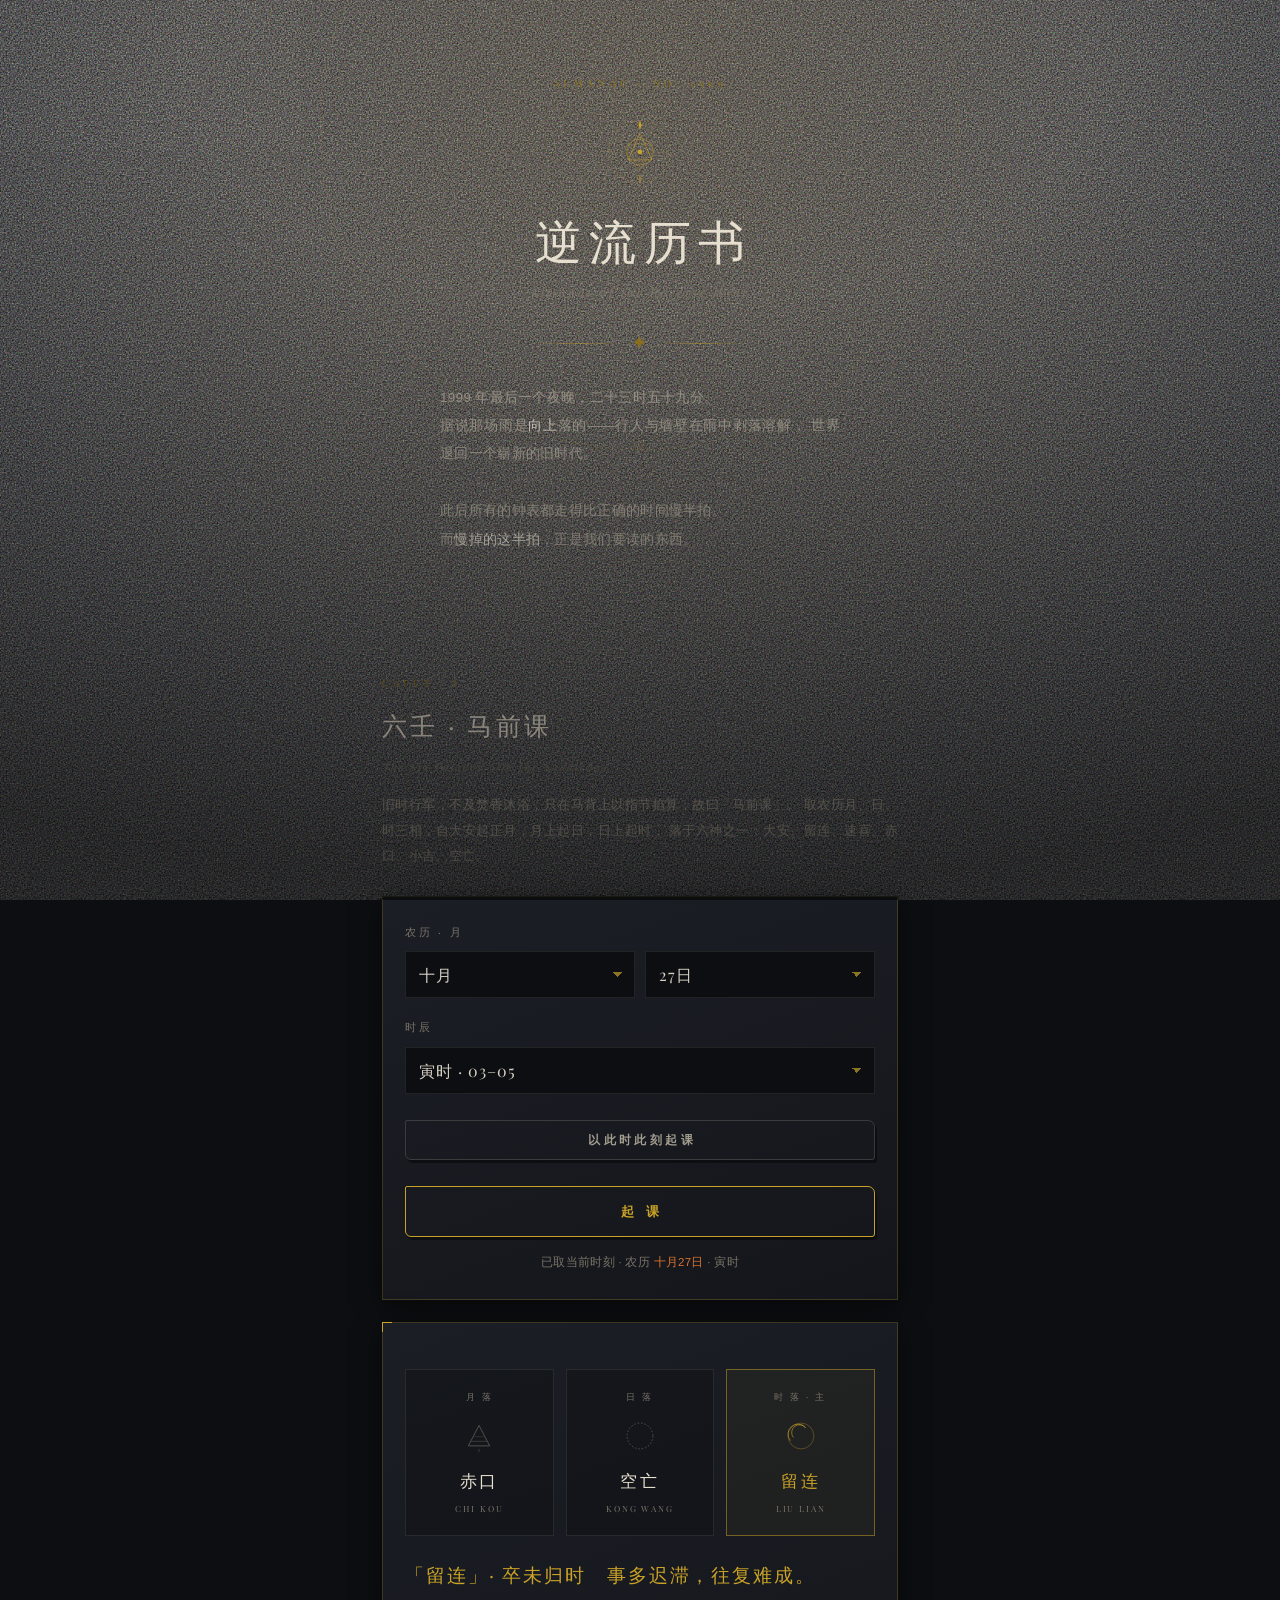
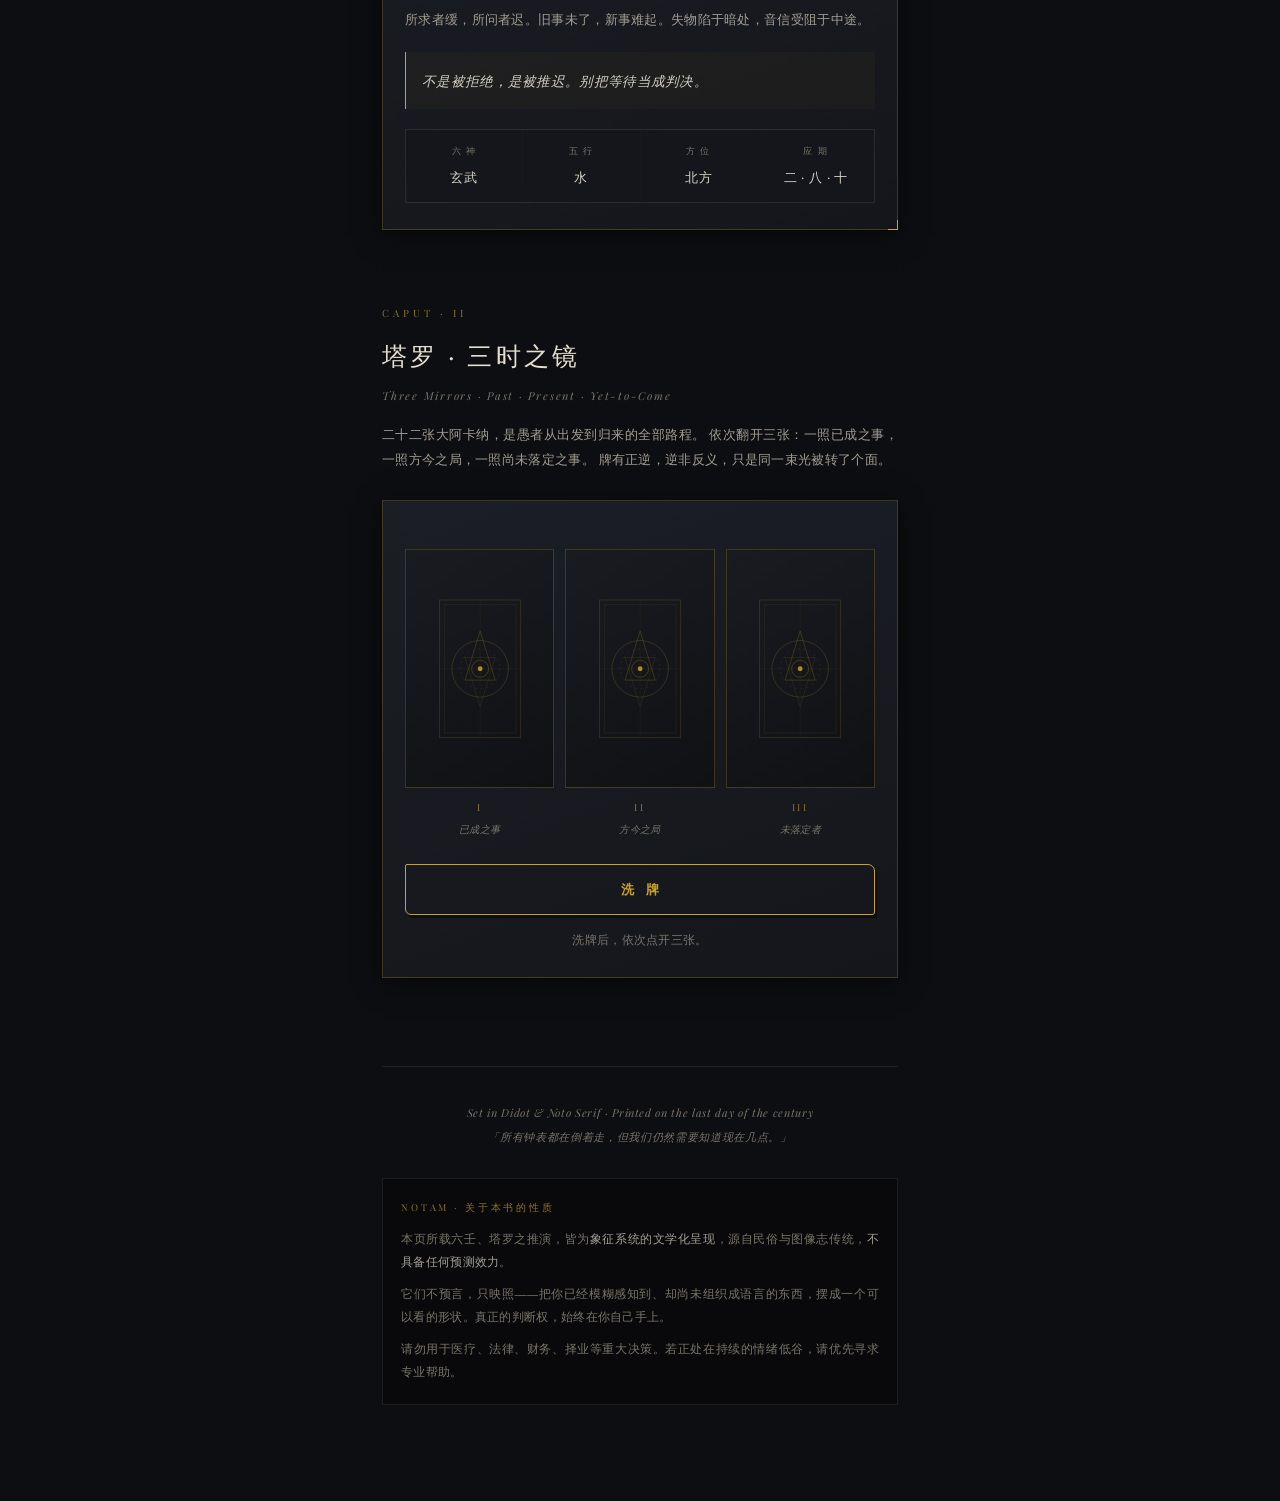
<file: legacy-占卜演示-逆流历书.html>
<!doctype html>
<html lang="zh-CN">
<head>
<meta charset="utf-8">
<meta name="viewport" content="width=device-width,initial-scale=1,viewport-fit=cover">
<meta name="theme-color" content="#0d0e11">
<title>逆流历书 · ALMANAC OF THE REVERSE HOUR</title>
<link rel="stylesheet" href="occ-theme.css">
<style>
/* ============================================================
   「9味」DESIGN TOKENS
   依据：低长调影调 / 低饱和 80% + 高饱和点缀 10-20% / 暖黄色偏
   疏密 8:2 / 拼贴 + 酸性细线 / 低材质归纳度 + 油墨噪点
   ============================================================ */
:root{
  /* —— 色：主色深灰 60% / 辅助灰绿灰橙 30% / 重点金橙 10% —— */
  --ink:      #0d0e11;   /* 主色 深灰 60% */
  --ink-2:    #14161b;
  --ink-3:    #1b1e25;
  --ink-4:    #23262e;
  --moss:     #4c5648;   /* 辅助 灰绿 30% */
  --umber:    #6b5942;   /* 辅助 灰橙 30% */
  --gold:     #c9a227;   /* 重点 金 10% */
  --gold-dim: #8d7420;
  --amber:    #d8722f;   /* 重点 橙 10% */
  --rust:     #8f3b2c;   /* 逆位 / 警示 */
  --paper:    #e6dfcf;   /* 弹窗 浅黄灰 */
  --paper-2:  #cfc7b4;
  --text:     #d7d1c4;   /* 亮灰 */
  --text-2:   #a49e91;
  --text-3:   #7a7468;

  /* —— 字：华文中宋 / Didot 系的衬线标题 + 思源黑体正文 —— */
  --serif: "Playfair Display","Didot","Noto Serif SC","Songti SC","STSong","SimSun",Georgia,serif;
  --sans:  "Noto Sans SC","Source Han Sans CN","PingFang SC","Microsoft YaHei",-apple-system,sans-serif;

  --hair: 1px solid rgba(201,162,39,.22);
  --hair-soft: 1px solid rgba(215,209,196,.10);
  --gut: 22px;
}

*{box-sizing:border-box;margin:0;padding:0;-webkit-tap-highlight-color:transparent}
html{-webkit-text-size-adjust:100%}
body{
  background:var(--ink);
  color:var(--text);
  font-family:var(--sans);
  font-weight:300;
  line-height:1.85;
  letter-spacing:.02em;
  min-height:100vh;
  overflow-x:hidden;
  position:relative;
}

/* —— 材质：油墨噪点 + 暗角（低材质归纳度，带绘画感笔触）—— */
.grain{position:fixed;inset:0;z-index:9;pointer-events:none;opacity:.055;mix-blend-mode:overlay}
.vignette{position:fixed;inset:0;z-index:8;pointer-events:none;
  background:radial-gradient(120% 90% at 50% 8%,transparent 30%,rgba(0,0,0,.55) 100%)}

/* —— 背景装饰：细线圈 / 星芒 / 公式涂鸦（8:2 疏密，大量留白）—— */
.ornament{position:fixed;inset:0;z-index:0;pointer-events:none;overflow:hidden}
.ring{position:absolute;border:1px solid rgba(201,162,39,.10);border-radius:50%}
.ring.a{width:640px;height:640px;left:50%;top:-190px;margin-left:-320px;animation:spin 150s linear infinite}
.ring.b{width:430px;height:430px;left:50%;top:-90px;margin-left:-215px;border-style:dashed;
  border-color:rgba(215,209,196,.055);animation:spin 210s linear infinite reverse}
.ring.c{width:900px;height:900px;left:50%;bottom:-560px;margin-left:-450px;border-color:rgba(201,162,39,.05)}
.ring.a::before,.ring.a::after{content:"";position:absolute;font-family:var(--serif);
  color:rgba(201,162,39,.30);font-size:11px;letter-spacing:.1em}
.ring.a::before{content:"✦";top:-7px;left:50%;margin-left:-6px}
.ring.a::after{content:"✧";bottom:-7px;left:50%;margin-left:-6px}
.formula{position:absolute;font-family:var(--serif);font-style:italic;
  color:rgba(215,209,196,.055);font-size:13px;letter-spacing:.06em;white-space:nowrap}
.f1{top:16%;right:-10px;transform:rotate(90deg);transform-origin:right top}
.f2{bottom:22%;left:-6px;transform:rotate(-90deg);transform-origin:left top}
.f3{top:52%;right:6px;font-size:11px}
@keyframes spin{to{transform:rotate(360deg)}}

/* ============ LAYOUT ============ */
.wrap{position:relative;z-index:3;max-width:560px;margin:0 auto;padding:0 var(--gut) 96px}

/* ============ HEADER ============ */
header{padding:74px 0 46px;text-align:center}
.eyebrow{font-family:var(--serif);font-size:10px;letter-spacing:.46em;text-transform:uppercase;
  color:var(--gold-dim);margin-bottom:26px}
.mark{width:66px;height:66px;margin:0 auto 30px;position:relative}
.mark svg{width:100%;height:100%;display:block}
h1{font-family:var(--serif);font-weight:400;font-size:47px;line-height:1.06;
  letter-spacing:.16em;margin-left:.16em;color:var(--paper)}
.sub-en{font-family:var(--serif);font-style:italic;font-size:12.5px;letter-spacing:.2em;
  color:var(--text-3);margin-top:16px}
.rule{display:flex;align-items:center;gap:12px;margin:30px auto;max-width:210px}
.rule i{flex:1;height:1px;background:linear-gradient(90deg,transparent,rgba(201,162,39,.5),transparent)}
.rule b{font-family:var(--serif);font-size:11px;color:var(--gold-dim);letter-spacing:.1em}
.lede{font-size:13.5px;line-height:2.1;color:var(--text-2);max-width:400px;margin:0 auto;text-align:justify}
.lede em{font-style:normal;color:var(--text)}

/* ============ SECTION ============ */
section{margin-top:74px}
.sec-head{margin-bottom:26px}
.sec-num{font-family:var(--serif);font-size:10px;letter-spacing:.4em;color:var(--gold-dim);display:block;margin-bottom:10px}
.sec-title{font-family:var(--serif);font-size:25px;letter-spacing:.13em;color:var(--paper);font-weight:400}
.sec-title small{display:block;font-family:var(--serif);font-style:italic;font-size:11px;
  letter-spacing:.16em;color:var(--text-3);margin-top:8px;font-weight:400}
.sec-note{font-size:12.5px;color:var(--text-2);margin-top:16px;line-height:2.05;text-align:justify}

/* ============ CARD：拼贴感纸页 ============ */
.card{position:relative;background:linear-gradient(160deg,var(--ink-3),var(--ink-2));
  border:var(--hair);padding:26px 22px;margin-top:22px}
.card::before,.card::after{content:"";position:absolute;width:9px;height:9px;pointer-events:none}
.card::before{top:-1px;left:-1px;border-top:1px solid var(--gold);border-left:1px solid var(--gold)}
.card::after{bottom:-1px;right:-1px;border-bottom:1px solid var(--gold);border-right:1px solid var(--gold)}
.card.plain::before,.card.plain::after{display:none}

/* ============ FORM ============ */
.field{margin-bottom:20px}
.field:last-child{margin-bottom:0}
label{display:block;font-size:10.5px;letter-spacing:.26em;color:var(--text-3);
  margin-bottom:9px;font-family:var(--serif)}
.row{display:flex;gap:10px}
select,input{
  width:100%;background:var(--ink);color:var(--text);
  border:var(--hair-soft);border-radius:0;padding:12px 13px;
  font-family:var(--serif);font-size:16px;letter-spacing:.06em;
  appearance:none;-webkit-appearance:none;outline:none;transition:border-color .35s}
select:focus,input:focus{border-color:rgba(201,162,39,.55)}
select{
  background-image:linear-gradient(45deg,transparent 50%,var(--gold-dim) 50%),
                   linear-gradient(135deg,var(--gold-dim) 50%,transparent 50%);
  background-position:calc(100% - 17px) 50%,calc(100% - 12px) 50%;
  background-size:5px 5px,5px 5px;background-repeat:no-repeat;padding-right:34px}

/* ============ BUTTON ============ */
.btn{
  display:block;width:100%;margin-top:26px;padding:15px;
  background:transparent;border:1px solid var(--gold);color:var(--gold);
  font-family:var(--serif);font-size:13px;letter-spacing:.38em;text-indent:.38em;
  cursor:pointer;position:relative;overflow:hidden;transition:color .5s,letter-spacing .5s}
.btn span{position:relative;z-index:2}
.btn::before{content:"";position:absolute;inset:0;background:var(--gold);
  transform:scaleX(0);transform-origin:left;transition:transform .55s cubic-bezier(.19,1,.22,1);z-index:1}
.btn:hover{color:var(--ink);letter-spacing:.46em}
.btn:hover::before{transform:scaleX(1)}
.btn:active{transform:translateY(1px)}
.btn.ghost{border-color:rgba(215,209,196,.18);color:var(--text-2);font-size:11.5px;padding:11px;letter-spacing:.3em}
.btn.ghost::before{background:var(--ink-4)}
.btn.ghost:hover{color:var(--text);letter-spacing:.34em}
.btn[disabled]{opacity:.4;cursor:default}

/* ============ 六壬 三宫 ============ */
.palace{display:flex;gap:12px;margin-top:20px}
.palace-item{flex:1;text-align:center;padding:18px 6px;border:var(--hair-soft);
  background:rgba(0,0,0,.22);opacity:0;transform:translateY(14px)}
.palace-item.in{opacity:1;transform:none;transition:opacity .8s,transform .8s cubic-bezier(.19,1,.22,1)}
.palace-item.main{border-color:rgba(201,162,39,.5);background:rgba(201,162,39,.045)}
.palace-item .tag{font-family:var(--serif);font-size:9px;letter-spacing:.28em;color:var(--text-3);display:block}
.palace-item .glyph{width:38px;height:38px;margin:12px auto 10px}
.palace-item .glyph svg{width:100%;height:100%}
.palace-item .nm{font-family:var(--serif);font-size:17px;letter-spacing:.16em;color:var(--paper)}
.palace-item.main .nm{color:var(--gold)}
.palace-item .py{font-family:var(--serif);font-size:8.5px;letter-spacing:.22em;color:var(--text-3);margin-top:5px}

.verdict{margin-top:20px;opacity:0;transform:translateY(14px)}
.verdict.in{opacity:1;transform:none;transition:opacity .9s .3s,transform .9s .3s}
.verdict .v-line{font-family:var(--serif);font-size:19px;letter-spacing:.1em;color:var(--gold);
  line-height:1.9;margin-bottom:14px}
.verdict .v-body{font-size:13px;color:var(--text-2);line-height:2.15;text-align:justify}
.verdict .v-advice{margin-top:18px;padding:15px 16px;border-left:1px solid var(--gold);
  background:rgba(201,162,39,.04);font-family:var(--serif);font-size:13.5px;
  line-height:2;color:var(--text);font-style:italic}
.meta{display:grid;grid-template-columns:repeat(4,1fr);gap:1px;background:var(--hair-soft);
  margin-top:20px;border:var(--hair-soft)}
.meta div{background:var(--ink-2);padding:13px 4px;text-align:center}
.meta dt{font-family:var(--serif);font-size:8.5px;letter-spacing:.2em;color:var(--text-3);margin-bottom:6px}
.meta dd{font-family:var(--serif);font-size:13px;color:var(--text);letter-spacing:.06em}

/* ============ 塔罗 ============ */
.spread{display:flex;gap:11px;margin-top:22px}
.slot{flex:1;aspect-ratio:100/160;perspective:1200px;cursor:default}
.slot.pickable{cursor:pointer}
.flip{position:relative;width:100%;height:100%;transform-style:preserve-3d;
  transition:transform 1.05s cubic-bezier(.19,1,.22,1)}
.slot.open .flip{transform:rotateY(180deg)}
.face{position:absolute;inset:0;backface-visibility:hidden;-webkit-backface-visibility:hidden;
  border:1px solid rgba(201,162,39,.24);overflow:hidden}
.back{background:linear-gradient(150deg,#191b21,#0f1114);display:flex;align-items:center;justify-content:center}
.back svg{width:64%;height:64%;opacity:.85}
.front{transform:rotateY(180deg);background:linear-gradient(158deg,#1e2128,#101216);padding:9px 6px;
  display:flex;flex-direction:column;align-items:center;justify-content:space-between}
.slot.pos- .front{filter:saturate(.55) brightness(.86)}
.front .num{font-family:var(--serif);font-size:8px;letter-spacing:.2em;color:var(--gold-dim)}
.front .art{width:100%;flex:1;display:flex;align-items:center;justify-content:center;padding:3px 0}
.front .art svg{width:100%;height:100%;max-height:150px}
.front .nm{font-family:var(--serif);font-size:11.5px;letter-spacing:.1em;color:var(--paper);
  text-align:center;line-height:1.5}
.front .rm{font-family:var(--serif);font-size:8px;letter-spacing:.18em;color:var(--text-3);margin-top:2px}
.slot.pos- .front .nm{color:var(--text-2)}
.slot.pos- .front{border-color:rgba(143,59,44,.42)}
.slot.pos- .front .num{color:var(--rust)}
.slot-label{text-align:center;margin-top:11px}
.slot-label .l1{font-family:var(--serif);font-size:9.5px;letter-spacing:.3em;color:var(--gold-dim)}
.slot-label .l2{font-family:var(--serif);font-style:italic;font-size:10px;color:var(--text-3);margin-top:3px}
.spread-labels{display:flex;gap:11px;margin-top:0}
.spread-labels>div{flex:1;text-align:center}

.reading{margin-top:22px;opacity:0;transform:translateY(14px)}
.reading.in{opacity:1;transform:none;transition:opacity .9s,transform .9s}
.r-card{position:relative;background:var(--ink-3);border:var(--hair-soft);padding:20px 18px;margin-top:12px}
.r-card.main{border-color:rgba(201,162,39,.34)}
.r-head{display:flex;align-items:baseline;gap:12px;flex-wrap:wrap;margin-bottom:12px}
.r-head .rn{font-family:var(--serif);font-size:9px;letter-spacing:.3em;color:var(--gold-dim)}
.r-head .rt{font-family:var(--serif);font-size:17px;letter-spacing:.1em;color:var(--paper)}
.r-head .rp{font-family:var(--serif);font-size:10px;letter-spacing:.16em;padding:2px 9px;
  border:1px solid rgba(201,162,39,.4);color:var(--gold)}
.r-head .rp.rev{border-color:rgba(143,59,44,.6);color:#c07a68}
.r-head .ra{margin-left:auto;font-family:var(--serif);font-size:9.5px;letter-spacing:.14em;color:var(--text-3)}
.r-kw{font-family:var(--serif);font-size:14.5px;letter-spacing:.08em;color:var(--gold);
  line-height:2;margin-bottom:10px}
.r-card.pos- .r-kw{color:#c07a68}
.r-text{font-size:12.8px;color:var(--text-2);line-height:2.15;text-align:justify}
.r-synth{margin-top:20px;padding:20px 18px;border:1px solid rgba(201,162,39,.3);
  background:linear-gradient(160deg,rgba(201,162,39,.055),transparent)}
.r-synth h4{font-family:var(--serif);font-size:10px;letter-spacing:.34em;color:var(--gold-dim);
  font-weight:400;margin-bottom:14px}
.r-synth p{font-family:var(--serif);font-size:14.5px;line-height:2.2;color:var(--text);
  font-style:italic;text-align:justify}

/* ============ 揭示动画通用 ============ */
.reveal{opacity:0;transform:translateY(22px)}
.reveal.in{opacity:1;transform:none;transition:opacity 1s cubic-bezier(.19,1,.22,1),transform 1s cubic-bezier(.19,1,.22,1)}

/* ============ FOOTER ============ */
footer{margin-top:88px;padding-top:34px;border-top:var(--hair-soft)}
.colophon{font-family:var(--serif);font-style:italic;font-size:11px;color:var(--text-3);
  text-align:center;line-height:2.1;letter-spacing:.06em}
.disclaimer{margin-top:30px;background:rgba(0,0,0,.3);border:var(--hair-soft);padding:20px 18px}
.disclaimer h5{font-family:var(--serif);font-size:9.5px;letter-spacing:.3em;color:var(--gold-dim);
  font-weight:400;margin-bottom:12px}
.disclaimer p{font-size:11.5px;line-height:2;color:var(--text-3);text-align:justify}
.disclaimer p+p{margin-top:9px}

.hint{font-size:11.5px;color:var(--text-3);margin-top:14px;line-height:1.95;text-align:center}
.hint b{color:var(--amber);font-weight:400}

@media (max-width:359px){
  h1{font-size:38px}
  .meta{grid-template-columns:repeat(2,1fr)}
}
@media (prefers-reduced-motion:reduce){
  *,*::before,*::after{animation:none!important;transition:none!important}
  .reveal,.verdict,.reading,.palace-item{opacity:1;transform:none}
}
</style>
</head>
<body>

<!-- 材质层 -->
<svg class="grain" aria-hidden="true"><filter id="gF"><feTurbulence type="fractalNoise" baseFrequency="0.82" numOctaves="4" stitchTiles="stitch"/></filter><rect width="100%" height="100%" filter="url(#gF)"/></svg>
<div class="vignette" aria-hidden="true"></div>

<!-- 装饰层 -->
<div class="ornament" aria-hidden="true">
  <div class="ring c"></div><div class="ring b"></div><div class="ring a"></div>
  <div class="formula f1">p + (n−1)d ·   √1423 ·   23:59:59</div>
  <div class="formula f2">∂t/∂τ &lt; 0 ·   e<sup>iπ</sup> + 1 = 0</div>
  <div class="formula f3">1999 · XII · XXXI</div>
</div>

<div class="wrap">

  <!-- ================= HERO ================= -->
  <header>
    <div class="eyebrow">Almanac · No. 1999</div>
    <div class="mark" aria-hidden="true">
      <svg viewBox="0 0 100 100" fill="none" stroke="#c9a227" stroke-width="1">
        <circle cx="50" cy="50" r="47" stroke-opacity=".22"/>
        <circle cx="50" cy="50" r="35" stroke-opacity=".4" stroke-dasharray="2 5"/>
        <circle cx="50" cy="50" r="20" stroke-opacity=".65"/>
        <path d="M50 3 L50 97 M3 50 L97 50" stroke-opacity=".14"/>
        <path d="M50 22 L68 62 L32 62 Z" stroke-opacity=".8"/>
        <path d="M50 78 L32 38 L68 38 Z" stroke-opacity=".35"/>
        <circle cx="50" cy="50" r="3.5" fill="#c9a227" stroke="none"/>
        <path d="M50 3 l2.6 6 -2.6 6 -2.6 -6 Z" fill="#c9a227" stroke="none"/>
        <path d="M50 97 l-2.6 -6 2.6 -6 2.6 6 Z" fill="#c9a227" stroke="none" opacity=".5"/>
      </svg>
    </div>
    <h1>逆流历书</h1>
    <div class="sub-en">Almanac of the Reverse Hour</div>
    <div class="rule"><i></i><b>✦</b><i></i></div>
    <p class="lede">
      1999 年最后一个夜晚，二十三时五十九分。<br>
      据说那场雨是<em>向上</em>落的——行人与墙壁在雨中剥落溶解，
      世界退回一个崭新的旧时代。<br><br>
      此后所有的钟表都走得比正确的时间慢半拍。<br>
      而<em>慢掉的这半拍</em>，正是我们要读的东西。
    </p>
  </header>

  <!-- ================= 一 · 六壬 ================= -->
  <section id="sec-liuren">
    <div class="sec-head reveal">
      <span class="sec-num">CAPUT · I</span>
      <h2 class="sec-title">六壬 · 马前课
        <small>The Six Palaces · On the Saddlebow</small>
      </h2>
      <p class="sec-note">
        旧时行军，不及焚香沐浴，只在马背上以指节掐算，故曰「马前课」。
        取农历月、日、时三相，自大安起正月，月上起日，日上起时，
        落于六神之一：大安、留连、速喜、赤口、小吉、空亡。
      </p>
    </div>

    <div class="card plain reveal">
      <div class="field">
        <label for="lMonth">农历 · 月</label>
        <div class="row">
          <select id="lMonth"></select>
          <select id="lDay"></select>
        </div>
      </div>
      <div class="field">
        <label for="lHour">时辰</label>
        <select id="lHour"></select>
      </div>
      <div class="field" style="margin-top:16px">
        <button class="btn ghost" id="btnNow"><span>以此时此刻起课</span></button>
      </div>
      <button class="btn" id="btnLiu"><span>起 课</span></button>
      <p class="hint" id="liuHint">默认取当前时刻。若农历有误，请手动校准。</p>
    </div>

    <div id="liuOut" hidden>
      <div class="card reveal">
        <div class="palace" id="palace"></div>
        <div class="verdict" id="verdict"></div>
        <dl class="meta" id="liuMeta"></dl>
      </div>
    </div>
  </section>

  <!-- ================= 二 · 塔罗 ================= -->
  <section id="sec-tarot">
    <div class="sec-head reveal">
      <span class="sec-num">CAPUT · II</span>
      <h2 class="sec-title">塔罗 · 三时之镜
        <small>Three Mirrors · Past · Present · Yet-to-Come</small>
      </h2>
      <p class="sec-note">
        二十二张大阿卡纳，是愚者从出发到归来的全部路程。
        依次翻开三张：一照已成之事，一照方今之局，一照尚未落定之事。
        牌有正逆，逆非反义，只是同一束光被转了个面。
      </p>
    </div>

    <div class="card plain reveal">
      <div class="spread" id="spread"></div>
      <div class="spread-labels">
        <div><div class="slot-label"><div class="l1">I</div><div class="l2">已成之事</div></div></div>
        <div><div class="slot-label"><div class="l1">II</div><div class="l2">方今之局</div></div></div>
        <div><div class="slot-label"><div class="l1">III</div><div class="l2">未落定者</div></div></div>
      </div>
      <button class="btn" id="btnShuffle"><span>洗 牌</span></button>
      <p class="hint" id="tarotHint">洗牌后，依次点开三张。</p>
    </div>

    <div id="tarotOut" hidden>
      <div class="reading" id="reading"></div>
    </div>
  </section>

  <!-- ================= FOOTER ================= -->
  <footer>
    <p class="colophon">
      Set in Didot &amp; Noto Serif · Printed on the last day of the century<br>
      「所有钟表都在倒着走，但我们仍然需要知道现在几点。」
    </p>
    <div class="disclaimer">
      <h5>NOTAM · 关于本书的性质</h5>
      <p>本页所载六壬、塔罗之推演，皆为<strong style="color:var(--text-2);font-weight:400">象征系统的文学化呈现</strong>，源自民俗与图像志传统，<strong style="color:var(--text-2);font-weight:400">不具备任何预测效力</strong>。</p>
      <p>它们不预言，只映照——把你已经模糊感知到、却尚未组织成语言的东西，摆成一个可以看的形状。真正的判断权，始终在你自己手上。</p>
      <p style="color:var(--text-3)">请勿用于医疗、法律、财务、择业等重大决策。若正处在持续的情绪低谷，请优先寻求专业帮助。</p>
    </div>
  </footer>
</div>

<script>
/* ============================================================
   工具
   ============================================================ */
const $  = (s,r=document)=>r.querySelector(s);
const $$ = (s,r=document)=>[...r.querySelectorAll(s)];
const rnd = n => Math.floor(Math.random()*n);

/* SVG 基元（用于牌面几何绘制，全部原创，不引用任何既有塔罗图像） */
const C=(x,y,r,op)=>`<circle cx="${x}" cy="${y}" r="${r}"${op?` stroke-opacity="${op}"`:''}/>`;
const L=(a,b,c,d,op)=>`<line x1="${a}" y1="${b}" x2="${c}" y2="${d}"${op?` stroke-opacity="${op}"`:''}/>`;
const P=(d,op)=>`<path d="${d}"${op?` stroke-opacity="${op}"`:''}/>`;
const G=(pts,op)=>`<polygon points="${pts}"${op?` stroke-opacity="${op}"`:''}/>`;
const E=(x,y,rx,ry,op)=>`<ellipse cx="${x}" cy="${y}" rx="${rx}" ry="${ry}"${op?` stroke-opacity="${op}"`:''}/>`;
const rays=(cx,cy,r1,r2,n,off=0)=>Array.from({length:n},(_,i)=>{
  const a=(i/n)*Math.PI*2+off;
  return L(cx+Math.cos(a)*r1, cy+Math.sin(a)*r1, cx+Math.cos(a)*r2, cy+Math.sin(a)*r2);
}).join('');

/* ============================================================
   一 · 小六壬（马前课）
   起法：大安起正月 → 月上起日 → 日上起时
   ============================================================ */
const PALACE = [
  {name:'大安', py:'DA AN',  en:'Great Peace', wu:'木', dir:'东方', shen:'青龙', hour:'身不动时', num:'五 · 七',
   line:'事事安泰，宜守不宜进。',
   body:'所谋者顺，求者得，失物不出近处，行人当归。此为六神之首，其性主静。静则吉，妄动则生变。',
   advice:'此刻不必催促。让水自己澄清。'},
  {name:'留连', py:'LIU LIAN', en:'Lingering', wu:'水', dir:'北方', shen:'玄武', hour:'卒未归时', num:'二 · 八 · 十',
   line:'事多迟滞，往复难成。',
   body:'所求者缓，所问者迟。旧事未了，新事难起。失物陷于暗处，音信受阻于中途。',
   advice:'不是被拒绝，是被推迟。别把等待当成判决。'},
  {name:'速喜', py:'SU XI', en:'Swift Joy', wu:'火', dir:'南方', shen:'朱雀', hour:'人来喜时', num:'三 · 六 · 九',
   line:'喜事将至，其来也速。',
   body:'行人即至，音信即来，交易可成，所谋顺遂。然其去也亦速——得之须趁时，迟则无。',
   advice:'门开了。趁它开着的时候走进去。'},
  {name:'赤口', py:'CHI KOU', en:'Red Mouth', wu:'金', dir:'西方', shen:'白虎', hour:'官事凶时', num:'四 · 七 · 十',
   line:'主口舌是非，宜慎其言。',
   body:'争讼易起，言语招尤。防小人，忌签约，尤忌在气头上做任何决定。',
   advice:'先闭上嘴，事情会自己缩小一半。'},
  {name:'小吉', py:'XIAO JI', en:'Small Fortune', wu:'木', dir:'东南', shen:'六合', hour:'人来喜时', num:'一 · 五 · 七',
   line:'人来报喜，交易可成。',
   body:'谋事可成，求财有得，行人将至。吉，然非大吉——宜见好即收，勿贪其后。',
   advice:'已经够好了。别为了更多，把到手的弄丢。'},
  {name:'空亡', py:'KONG WANG', en:'The Void', wu:'土', dir:'中央', shen:'勾陈', hour:'音信稀时', num:'三 · 六 · 九',
   line:'诸事落空，音信稀疏。',
   body:'所谋不成，所问无果，失物难寻。此宫非凶，只是一个「无」字。',
   advice:'空不是坏消息。空是还没有东西填进去。'}
];

/* 六神徽记：几何化的六壬符号 */
const PALACE_GLYPH = [
  // 大安 · 青龙：安定的方形 + 内部横平
  `<svg viewBox="0 0 100 100" fill="none" stroke="currentColor" stroke-width="1.6">${G("18,24 82,24 82,76 18,76")}${L(18,42,82,42,.6)}${L(18,58,82,58,.6)}${C(50,50,4,1)}</svg>`,
  // 留连 · 玄武：回环缠绕
  `<svg viewBox="0 0 100 100" fill="none" stroke="currentColor" stroke-width="1.6">${C(50,50,34,.55)}${P("M22 62 a26 26 0 1 1 40 -34 a20 20 0 1 0 -32 26",1)}</svg>`,
  // 速喜 · 朱雀：向上的三羽
  `<svg viewBox="0 0 100 100" fill="none" stroke="currentColor" stroke-width="1.6">${P("M50 84 L50 26",1)}${P("M50 40 C34 34 26 48 22 62",.75)}${P("M50 40 C66 34 74 48 78 62",.75)}${P("M50 58 C40 56 36 64 34 72",.55)}${P("M50 58 C60 56 64 64 66 72",.55)}</svg>`,
  // 赤口 · 白虎：锐角 + 断线
  `<svg viewBox="0 0 100 100" fill="none" stroke="currentColor" stroke-width="1.6">${G("22,76 78,76 50,22")}${L(30,64,70,64,.6)}${L(38,52,62,52,.45)}${L(50,84,50,92,.7)}</svg>`,
  // 小吉 · 六合：六边形
  `<svg viewBox="0 0 100 100" fill="none" stroke="currentColor" stroke-width="1.6">${G("50,18 78,34 78,66 50,82 22,66 22,34")}${C(50,50,13,.6)}${C(50,50,4,1)}</svg>`,
  // 空亡 · 勾陈：虚线圆 + 中心空
  `<svg viewBox="0 0 100 100" fill="none" stroke="currentColor" stroke-width="1.6" stroke-dasharray="4 5">${C(50,50,34)}</svg>`
];

/* 农历：优先用 ICU 中国历，失败则回落手动 */
const CN = {零:0,一:1,二:2,三:3,四:4,五:5,六:6,七:7,八:8,九:9,十:10};
function cn2num(s){
  if(s==null) return NaN;
  s = String(s).replace(/[初正]/g,'');
  if(/^\d+$/.test(s)) return parseInt(s,10);
  if(s==='十') return 10;
  if(s==='廿') return 20;
  const m20 = s.match(/^廿(.)/); if(m20) return 20+(CN[m20[1]]||0);
  const m30 = s.match(/^三十(.)?/); if(m30) return 30+(m30[1]?(CN[m30[1]]||0):0);
  const m1  = s.match(/^十(.)/); if(m1) return 10+(CN[m1[1]]||0);
  const m2  = s.match(/^二十(.)/); if(m2) return 20+(CN[m2[1]]||0);
  return CN[s[0]] ?? NaN;
}
function lunarOf(date){
  try{
    const parts = new Intl.DateTimeFormat('zh-CN-u-ca-chinese',
      {month:'numeric',day:'numeric'}).formatToParts(date);
    const g = k => (parts.find(p=>p.type===k)||{}).value;
    const m = cn2num(g('month')), d = cn2num(g('day'));
    if(m>=1&&m<=12 && d>=1&&d<=30) return {m,d,ok:true};
  }catch(e){/* noop */}
  return {m:NaN,d:NaN,ok:false};
}

const HOURS = ['子','丑','寅','卯','辰','巳','午','未','申','酉','戌','亥'];
const HOUR_RANGE = ['23–01','01–03','03–05','05–07','07–09','09–11','11–13','13–15','15–17','17–19','19–21','21–23'];
function hourIndex(date){
  const h = date.getHours();
  return Math.floor(((h+1)%24)/2); // 23:00 起为子时
}

/* 起课 */
function cast(m,d,hi){
  const pM = (m-1)%6;
  const pD = (pM + d - 1)%6;
  const pH = (pD + hi)%6;
  return [pM,pD,pH];
}

/* 渲染 */
const selM=$('#lMonth'), selD=$('#lDay'), selH=$('#lHour');
const CN_M = ['正','二','三','四','五','六','七','八','九','十','冬','腊'];
CN_M.forEach((v,i)=>selM.add(new Option(`${v}月`,i+1)));
for(let i=1;i<=30;i++) selD.add(new Option(`${i}日`,i));
HOURS.forEach((v,i)=>selH.add(new Option(`${v}时 · ${HOUR_RANGE[i]}`,i)));

$('#btnNow').onclick = ()=>{
  const now = new Date();
  const lu = lunarOf(now);
  if(lu.ok){ selM.value=lu.m; selD.value=lu.d;
    $('#liuHint').innerHTML = `已取当前时刻 · 农历 <b>${CN_M[lu.m-1]}月${lu.d}日</b> · ${HOURS[hourIndex(now)]}时`;
  }else{
    $('#liuHint').innerHTML = `未能自动识别农历，请<b>手动</b>选择月日。`;
  }
  selH.value = hourIndex(now);
};
$('#btnNow').onclick();

function castLiu(silent){
  const m=+selM.value, d=+selD.value, hi=+selH.value;
  const [pM,pD,pH] = cast(m,d,hi);
  const out = $('#liuOut'); out.hidden=false;

  const box = $('#palace'); box.innerHTML='';
  [['月 落',pM],['日 落',pD],['时 落 · 主',pH]].forEach(([tag,idx],i)=>{
    const p = PALACE[idx];
    const el = document.createElement('div');
    el.className = 'palace-item'+(i===2?' main':'');
    el.innerHTML = `<span class="tag">${tag}</span>
      <div class="glyph" style="color:${i===2?'var(--gold)':'var(--text-3)'}">${PALACE_GLYPH[idx]}</div>
      <div class="nm">${p.name}</div><div class="py">${p.py}</div>`;
    box.appendChild(el);
    setTimeout(()=>el.classList.add('in'), 120+i*260);
  });

  const p = PALACE[pH];
  $('#verdict').classList.remove('in');
  $('#verdict').innerHTML =
    `<div class="v-line">「${p.name}」· ${p.hour}　${p.line}</div>
     <div class="v-body">${p.body}</div>
     <div class="v-advice">${p.advice}</div>`;

  $('#liuMeta').innerHTML = [
    ['六 神',p.shen],['五 行',p.wu],['方 位',p.dir],['应 期',p.num]
  ].map(([k,v])=>`<div><dt>${k}</dt><dd>${v}</dd></div>`).join('');

  if(!silent) out.scrollIntoView({behavior:'smooth',block:'nearest'});
  requestAnimationFrame(()=>{
    $('#verdict').classList.add('in');
    $$('#liuOut .reveal').forEach(e=>e.classList.add('in'));
  });
}
$('#btnLiu').onclick = ()=>castLiu(false);
castLiu(true);

/* ============================================================
   二 · 塔罗（22 大阿卡纳）
   牌面为原创几何构图，不采用任何既有塔罗牌图像
   ============================================================ */
const INF = "M28 80 C28 64 44 64 50 80 C56 96 72 96 72 80 C72 64 56 64 50 80 C44 96 28 96 28 80";

const TAROT = [
 {n:0,r:'0',cn:'愚者',en:'The Fool',astro:'风 · 天王星',
  up:'启程 · 天真 · 未写下的可能',rev:'轻率 · 逃避 · 准备不足',
  upT:'你正站在还没被命名的那一页之前。它看起来像悬崖，其实只是地图尚未画完。带上你的天真——它是此刻唯一不会骗你的东西。',
  revT:'自由与轻率是同一种举动的两种写法。区别只在于：你有没有看过脚下。此刻更适合补完准备，而不是纵身。',
  g:()=>C(74,36,12)+rays(74,36,17,26,8,.4)+P("M4 142 H44 V118 L80 118")+L(58,118,74,86)+C(80,78,9)+L(20,142,20,128,.5)},

 {n:1,r:'I',cn:'魔术师',en:'The Magician',astro:'水星',
  up:'意志 · 创造 · 工具已备',rev:'欺瞒 · 力未施 · 自我怀疑',
  upT:'所需的物件已经全在桌面上了，缺的只是那句"开始"。一与万物之间，隔着的不是资源，是意愿。',
  revT:'你拥有这套工具，却在怀疑自己配不配拿。或者更糟——你在用它们表演。把戏收起来，力量才回来。',
  g:()=>P(INF)+L(50,18,50,142)+C(50,16,5)+L(24,142,76,142,.45)},

 {n:2,r:'II',cn:'女祭司',en:'The High Priestess',astro:'月亮',
  up:'直觉 · 静默 · 未言之知',rev:'忽视内在之声 · 秘密外泄',
  upT:'答案不藏在更多的信息里，它一直挂在你和沉默之间那道帘子上。别问，去听。',
  revT:'你已经听见了，只是不愿意承认那是答案。又或者，你把本该守着的东西说了出去。',
  g:()=>L(20,40,20,144)+L(80,40,80,144)+L(11,40,29,40)+L(71,40,89,40)+P("M58 48 A26 26 0 1 0 58 100 A20 20 0 1 1 58 48")+C(50,124,3,1)+C(50,134,2,.6)},

 {n:3,r:'III',cn:'皇后',en:'The Empress',astro:'金星',
  up:'丰饶 · 孕育 · 感官的满足',rev:'依赖 · 过度庇护 · 创造力停滞',
  upT:'有些东西只能靠长出来。给它时间、温度和不被打扰的土壤，它自己会找到形状。',
  revT:'照顾变成了占有，滋养变成了淹没。你在替别人活，或者让别人替你活——两条路都长不出东西。',
  g:()=>C(50,52,23)+L(50,75,50,134)+L(31,113,69,113)+P("M16 146 Q26 120 16 100",.5)+P("M84 146 Q74 120 84 100",.5)},

 {n:4,r:'IV',cn:'皇帝',en:'The Emperor',astro:'白羊座',
  up:'秩序 · 结构 · 权威的确立',rev:'专断 · 僵化 · 失控的掌控',
  upT:'在自由之前先要有边界。你需要的是一套自己立下的规矩，而不是等别人来宣布。',
  revT:'结构一旦不再服务于人，就变成了一座自己维持自己的建筑。检查一下：你在治理，还是在僵持？',
  g:()=>G("20,146 80,146 80,66 20,66")+L(20,96,80,96,.55)+P("M22 66 C6 48 8 28 26 22")+P("M78 66 C94 48 92 28 74 22")+C(50,42,8,.7)},

 {n:5,r:'V',cn:'教皇',en:'The Hierophant',astro:'金牛座',
  up:'传承 · 规范 · 被引领的学习',rev:'教条 · 盲从 · 打破陈规',
  upT:'有些路已经有人走过了。承认这一点不是示弱，是省力。去找那位愿意把钥匙递给你的人。',
  revT:'你跪得太久了，忘了问一句"凭什么"。反叛在这里不是缺点——但请确认你反对的是规则，而不是学习本身。',
  g:()=>G("32,58 68,58 68,42 32,42")+G("26,74 74,74 74,58 26,58")+G("20,90 80,90 80,74 20,74")+L(50,20,50,42)+L(41,29,59,29)+L(36,106,64,146)+L(64,106,36,146)+C(36,104,5)+C(64,104,5)},

 {n:6,r:'VI',cn:'恋人',en:'The Lovers',astro:'双子座',
  up:'结合 · 抉择 · 价值的确认',rev:'失衡 · 犹疑 · 错位的吸引',
  upT:'这不是在两个人之间选，是在两个版本的自己之间选。选完，另外那个就会安静下来。',
  revT:'吸引仍在，但镜子已经照不出同一张脸。犹豫本身就是答案，只是你还不想签收。',
  g:()=>C(36,78,26)+C(64,78,26)+C(36,78,17,.5)+C(64,78,17,.5)+P("M8 46 Q50 12 92 46",.6)+L(50,12,50,30,.5)},

 {n:7,r:'VII',cn:'战车',en:'The Chariot',astro:'巨蟹座',
  up:'前进 · 掌控 · 意志的胜出',rev:'方向失控 · 内耗 · 莽撞',
  upT:'两股力量往相反方向拉，而你握着缰绳。不是要它们停，是要它们同时往一个方向去。',
  revT:'车还在跑，但没人握缰。或者更累的情况：你在往前冲，只是忘了要去哪儿。',
  g:()=>P("M14 62 Q50 30 86 62")+G("14,62 86,62 86,106 14,106")+C(28,126,15)+C(72,126,15)+rays(28,126,3,12,6,0)+rays(72,126,3,12,6,0)+G("50,72 55,86 45,86",.7)+G("50,92 55,78 45,78",.7)},

 {n:8,r:'VIII',cn:'力量',en:'Strength',astro:'狮子座',
  up:'柔韧 · 耐心 · 以温驯服',rev:'自我怀疑 · 暴躁 · 力量错用',
  upT:'真正的力量是那只按在狮头上的手，不是拳头。按住，而不是打倒——这需要比发火更多的勇气。',
  revT:'你把力气用在了自己身上。愤怒通常不是太强，而是怕自己不够强。',
  g:()=>P(INF)+G("26,146 74,146 50,112")+C(50,112,18,.4)+rays(50,112,20,28,8,.3)},

 {n:9,r:'IX',cn:'隐者',en:'The Hermit',astro:'处女座',
  up:'独处 · 内省 · 提灯自照',rev:'孤僻 · 逃避 · 拒绝被看见',
  upT:'灯只能照亮脚下三步。够了——你不需要看清整条路，只需要看清下一步落在哪里。',
  revT:'独处已经变成了藏身。你不是在看路，是在躲开所有可能叫你名字的人。',
  g:()=>G("50,16 58,36 42,36",.8)+G("50,46 42,26 58,26",.8)+P("M33 68 H67 L60 114 H40 Z")+L(50,52,50,68)+C(50,91,8)+rays(50,91,10,20,6,.35)+L(16,146,24,40,.55)+L(24,40,34,40,.55)},

 {n:10,r:'X',cn:'命运之轮',en:'Wheel of Fortune',astro:'木星',
  up:'转机 · 循环 · 时机已至',rev:'停滞 · 厄运 · 抗拒变化',
  upT:'轮子在动了。上去的那一段和下沉的那一段，本来就是同一段。此刻只需做一件事：别抓着不放。',
  revT:'不是轮子停了，是你死死扳着它。松开手，它才会继续转。',
  g:()=>C(50,80,40)+C(50,80,27,.6)+C(50,80,6)+rays(50,80,6,40,8,0)+rays(50,80,40,46,16,.25)},

 {n:11,r:'XI',cn:'正义',en:'Justice',astro:'天秤座',
  up:'公正 · 权衡 · 因果的清算',rev:'偏颇 · 逃避责任 · 不公',
  upT:'天平不看你是谁，只看你放了什么上去。此刻宜结账——把所有未清的账目一次摆平。',
  revT:'有一样东西你一直没放上去。天平歪着，而你假装没看见。',
  g:()=>L(50,24,50,138)+L(12,62,88,62)+C(14,80,11)+C(86,80,11)+L(14,62,14,70,.7)+L(86,62,86,70,.7)+L(30,138,70,138)+L(38,130,62,130,.5)},

 {n:12,r:'XII',cn:'倒吊人',en:'The Hanged Man',astro:'海王星',
  up:'悬置 · 换位 · 甘愿的等待',rev:'无谓牺牲 · 拖延 · 徒劳',
  upT:'倒过来看，世界并没有变，只是你终于看懂了它原本的样子。此刻的暂停不是惩罚。',
  revT:'你已经倒挂很久了，姿势很像牺牲，实际上只是不敢下来。没有人在要求你留在这里。',
  g:()=>L(10,38,90,38)+L(50,38,50,72)+C(50,84,11)+C(50,84,21,.4)+L(50,95,50,112)+P("M50 112 L28 146")+P("M50 112 L72 146")+rays(50,84,24,31,8,.25)},

 {n:13,r:'XIII',cn:'死神',en:'Death',astro:'天蝎座',
  up:'终结 · 转化 · 彻底的告别',rev:'停滞于旧事 · 不肯放手',
  upT:'结束不是失败，是格式转换。有些门必须关上，后面的房间才会有光。',
  revT:'告别拖成了拖延。你守着已经停止呼吸的东西，管这叫忠诚。',
  g:()=>P("M22 142 C66 132 84 82 66 32")+P("M66 32 C46 26 32 38 24 58",.8)+C(38,144,9)+C(38,144,4)+P("M8 22 L20 34",.45)+P("M92 22 L80 34",.45)},

 {n:14,r:'XIV',cn:'节制',en:'Temperance',astro:'射手座',
  up:'调和 · 中道 · 缓慢的融合',rev:'失衡 · 极端 · 急躁',
  upT:'两杯之间那道水流，是全部的要义。不急着倒完，也不急着喝。慢，在这里就是方法本身。',
  revT:'你不是在调和，是在两种极端之间来回撞。中间那条路一直都在，只是不够刺激。',
  g:()=>P("M16 76 H48 L41 120 H23 Z")+P("M52 62 H84 L77 106 H59 Z")+P("M34 72 C48 36 54 36 68 58")+P("M20 132 Q50 122 80 132",.45)+P("M20 142 Q50 132 80 142",.3)},

 {n:15,r:'XV',cn:'恶魔',en:'The Devil',astro:'摩羯座',
  up:'束缚 · 欲望 · 自设的牢笼',rev:'觉察 · 松绑 · 挣脱',
  upT:'锁是开的。你只是蹲在里面太久，习惯了那圈阴影的形状。看清它是什么，它就少了一半。',
  revT:'绳子正在松开。真正的解脱往往很安静——不是挣断，是发现它本来就系得很松。',
  g:()=>C(50,84,44,.6)+G("50,134 21,48 93,102 7,102 79,48")+C(50,84,5,1)+L(50,18,50,34,.5)+L(50,134,50,146,.5)},

 {n:16,r:'XVI',cn:'塔',en:'The Tower',astro:'火星',
  up:'崩塌 · 顿悟 · 旧结构瓦解',rev:'延宕的崩解 · 勉强维系',
  upT:'闪电是一种恩典：它替你拆掉了你一直不敢拆的东西。塌下来的都是已经空了的。',
  revT:'你知道它要塌，所以每天都在加固。延期的崩塌不会更轻，只会拖得更久。',
  g:()=>G("35,146 65,146 65,58 35,58")+L(28,58,72,58)+L(35,86,65,86,.5)+P("M60 10 L38 52 H56 L42 84")+C(16,116,4,.6)+C(86,128,5,.6)+C(24,142,3,.5)},

 {n:17,r:'XVII',cn:'星星',en:'The Star',astro:'水瓶座',
  up:'希望 · 疗愈 · 长远的微光',rev:'信心动摇 · 悲观 · 灵感枯竭',
  upT:'它不是篝火，是星光——不够暖，但足够远、足够久。把尺度拉长一点，眼下的暗就只是暗。',
  revT:'星星还在，是你不再抬头了。灵感枯竭通常是疲惫的另一种说法。',
  g:()=>C(50,72,8)+rays(50,72,12,36,8,0)+rays(6,26,3,9,4,.5)+rays(94,26,3,9,4,.5)+rays(20,110,2,7,4,.45)+rays(82,110,2,7,4,.45)+P("M8 134 Q30 126 50 134 T92 134",.5)+P("M8 146 Q30 138 50 146 T92 146",.35)},

 {n:18,r:'XVIII',cn:'月亮',en:'The Moon',astro:'双鱼座',
  up:'迷雾 · 潜意识 · 未被证实的不安',rev:'真相浮出 · 错觉消散',
  upT:'月光会把绳子看成蛇。此刻你的判断没错，只是光照不够。先别下结论，等天亮。',
  revT:'雾在散。之前让你恐惧的那个东西，会比你想象的小，也比你想象的普通。',
  g:()=>G("12,146 30,146 30,64 12,64")+G("70,146 88,146 88,64 70,64")+L(12,76,30,76,.5)+L(70,76,88,76,.5)+C(50,42,17)+P("M58 30 A20 20 0 1 0 58 56 A16 16 0 1 1 58 30")+rays(50,42,22,31,8,.3)+P("M34 146 Q50 108 66 146",.55)},

 {n:19,r:'XIX',cn:'太阳',en:'The Sun',astro:'太阳',
  up:'明朗 · 成就 · 无所遮蔽的喜悦',rev:'暂时的阴翳 · 过度乐观',
  upT:'不需要解释，也不需要谦虚。此刻你被允许直接高兴，并且说出口。',
  revT:'太阳还在，只是有云——或者你戴了墨镜。检查一下是哪一个。',
  g:()=>C(50,78,27)+C(50,78,15,.5)+rays(50,78,33,49,12,0)+rays(50,78,33,43,12,Math.PI/12)+P("M10 140 H90",.4)},

 {n:20,r:'XX',cn:'审判',en:'Judgement',astro:'冥王星',
  up:'召唤 · 清算 · 旧事的回应',rev:'自我批判 · 错失召唤',
  upT:'有人在叫你的名字，而且叫了很久。回应它不需要你准备好，只需要你承认听见了。',
  revT:'你听见了，然后判自己不够格。审判这张牌真正的反面，从来不是别人，是你自己。',
  g:()=>G("14,92 62,68 62,116")+L(62,74,90,64)+L(62,110,90,122)+L(50,16,50,50)+L(38,30,62,30)+rays(50,80,44,58,10,.22)+P("M6 138 H94",.35)},

 {n:21,r:'XXI',cn:'世界',en:'The World',astro:'土星',
  up:'完成 · 圆融 · 循环的终点',rev:'未竟 · 收尾不彻底',
  upT:'这一段可以画句号了。不是结束一切，是这一段结束了。允许自己站定一下，再启程。',
  revT:'只差最后一点，而那一点正是最难的部分。别在这时候转身去开新的坑。',
  g:()=>E(50,80,32,45)+E(50,80,25,38,.45)+G("50,56 62,100 38,100",.75)+C(50,80,7,.5)+C(14,26,3.5,.55)+C(86,26,3.5,.55)+C(14,134,3.5,.55)+C(86,134,3.5,.55)}
];

const BACK_SVG = `<svg viewBox="0 0 100 160" fill="none" stroke="#8d7420" stroke-width=".9">
  <rect x="7" y="7" width="86" height="146" stroke-opacity=".35"/>
  <rect x="12" y="12" width="76" height="136" stroke-opacity=".18"/>
  <circle cx="50" cy="80" r="30" stroke-opacity=".4"/>
  <circle cx="50" cy="80" r="21" stroke-opacity=".28" stroke-dasharray="2 4"/>
  <circle cx="50" cy="80" r="9" stroke-opacity=".55"/>
  <path d="M50 40 L66 92 L34 92 Z" stroke-opacity=".45"/>
  <path d="M50 120 L34 68 L66 68 Z" stroke-opacity=".22"/>
  <path d="M50 7 L50 153" stroke-opacity=".1"/>
  <path d="M7 80 L93 80" stroke-opacity=".1"/>
  <circle cx="50" cy="80" r="2.6" fill="#c9a227" stroke="none"/>
</svg>`;

const SPREAD_LABEL = ['已成之事','方今之局','未落定者'];
const spread=$('#spread'), reading=$('#reading');
let deck=[], picks=[], opened=0;

function buildSlots(){
  spread.innerHTML='';
  for(let i=0;i<3;i++){
    const s=document.createElement('div');
    s.className='slot';
    s.innerHTML=`<div class="flip">
      <div class="face back">${BACK_SVG}</div>
      <div class="face front"></div>
    </div>`;
    s.onclick=()=>openSlot(s,i);
    spread.appendChild(s);
  }
}
buildSlots();

$('#btnShuffle').onclick=()=>{
  deck=[...TAROT.keys()];
  for(let i=deck.length-1;i>0;i--){const j=rnd(i+1);[deck[i],deck[j]]=[deck[j],deck[i]];}
  picks=deck.slice(0,3);
  opened=0;
  buildSlots();
  $('#tarotOut').hidden=true; reading.innerHTML='';
  $$('#spread .slot').forEach((s,i)=>{
    s.classList.add('pickable');
    s.style.opacity='0'; s.style.transform='translateY(18px)';
    setTimeout(()=>{s.style.transition='opacity .7s,transform .7s cubic-bezier(.19,1,.22,1)';
                    s.style.opacity='1';s.style.transform='none';}, i*110);
  });
  $('#tarotHint').innerHTML='牌已洗过。<b>依次点开三张。</b>';
};

function openSlot(slot,i){
  if(!picks.length || slot.classList.contains('open')) return;
  if(i!==opened) return;
  const card=TAROT[picks[i]];
  const rev=Math.random()<0.38;                 // 逆位概率
  picks[i]={n:picks[i],rev};
  opened++;
  slot.classList.add('open');
  slot.classList.remove('pickable');
  slot.classList.add(rev?'pos-':'pos+');
  $('.front',slot).innerHTML=
    `<div class="num">${card.r}</div>
     <div class="art"><svg viewBox="0 0 100 160" fill="none"
        stroke="${rev?'#c07a68':'#c9a227'}" stroke-width="1.15"
        stroke-linecap="round" stroke-linejoin="round"
        style="transform:${rev?'rotate(180deg)':'none'};transform-origin:50% 50%">${card.g()}</svg></div>
     <div class="nm">${card.cn}</div>
     <div class="rm">${rev?'REVERSED':card.en.toUpperCase()}</div>`;
  if(opened===3) setTimeout(renderReading, 950);
}

function renderReading(){
  const [a,b,c]=picks;
  const mk=(p,idx)=>{
    const card=TAROT[p.n], rev=p.rev;
    return `<div class="r-card ${rev?'pos-':''}" ${idx===1?'style="border-color:rgba(201,162,39,.34)"':''}>
      <div class="r-head">
        <span class="rn">${['I','II','III'][idx]}</span>
        <span class="rt">${card.cn}</span>
        <span class="rp ${rev?'rev':''}">${rev?'逆位':'正位'}</span>
        <span class="ra">${card.astro}</span>
      </div>
      <div class="r-kw">${rev?card.rev:card.up}</div>
      <div class="r-text">${rev?card.revT:card.upT}</div>
    </div>`;
  };
  const titles=['已成之事','方今之局','未落定者'];
  const three=picks.map((p,i)=>({...p,card:TAROT[p.n]}));
  const nRev=three.filter(p=>p.rev).length;

  const synth =
    nRev===0 ? '三张皆正。这不是说事情会顺利，而是说——<b style="color:var(--gold);font-weight:400">这三股力量朝向一致</b>。此刻的阻力不在外部，只在你是否愿意顺着它走下去。'
  : nRev===3 ? '三张皆逆。整副牌都在提示同一件事：<b style="color:var(--gold);font-weight:400">方向可能需要重新校准</b>。逆位不是反义，是同一束光被转了个面——先别急着动，先看清楚。'
  : nRev===1 ? (three[1].rev
      ? '核心那张逆了。<b style="color:var(--gold);font-weight:400">问题不在过去，也不在未来，就在"现在"这一格</b>——它卡住了。'
      : '有一处逆位。整体在流动，只有一格在顶着。找到那一格，其余的会自己松开。')
  : '两张逆位。<b style="color:var(--gold);font-weight:400">这不是僵局，是拉扯</b>——两股力量方向相反，你正夹在中间。需要做一次取舍，而不是等它们自己和解。';

  reading.innerHTML =
    `<h4 style="font-family:var(--serif);font-size:10px;letter-spacing:.34em;color:var(--gold-dim);font-weight:400;margin-bottom:12px">THE READING</h4>`+
    three.map((p,i)=>mk(p,i)).join('')+
    `<div class="r-synth"><h4>合 参</h4><p>${synth}</p></div>`;

  $('#tarotOut').hidden=false;
  requestAnimationFrame(()=>reading.classList.add('in'));
  setTimeout(()=>reading.scrollIntoView({behavior:'smooth',block:'nearest'}),120);
}

/* ============================================================
   入场：滚动揭示
   ============================================================ */
const io=new IntersectionObserver(es=>es.forEach(e=>{
  if(e.isIntersecting){e.target.classList.add('in');io.unobserve(e.target);}
}),{threshold:.14});
$$('.reveal').forEach(e=>io.observe(e));
</script>
</body>
</html>
</file>
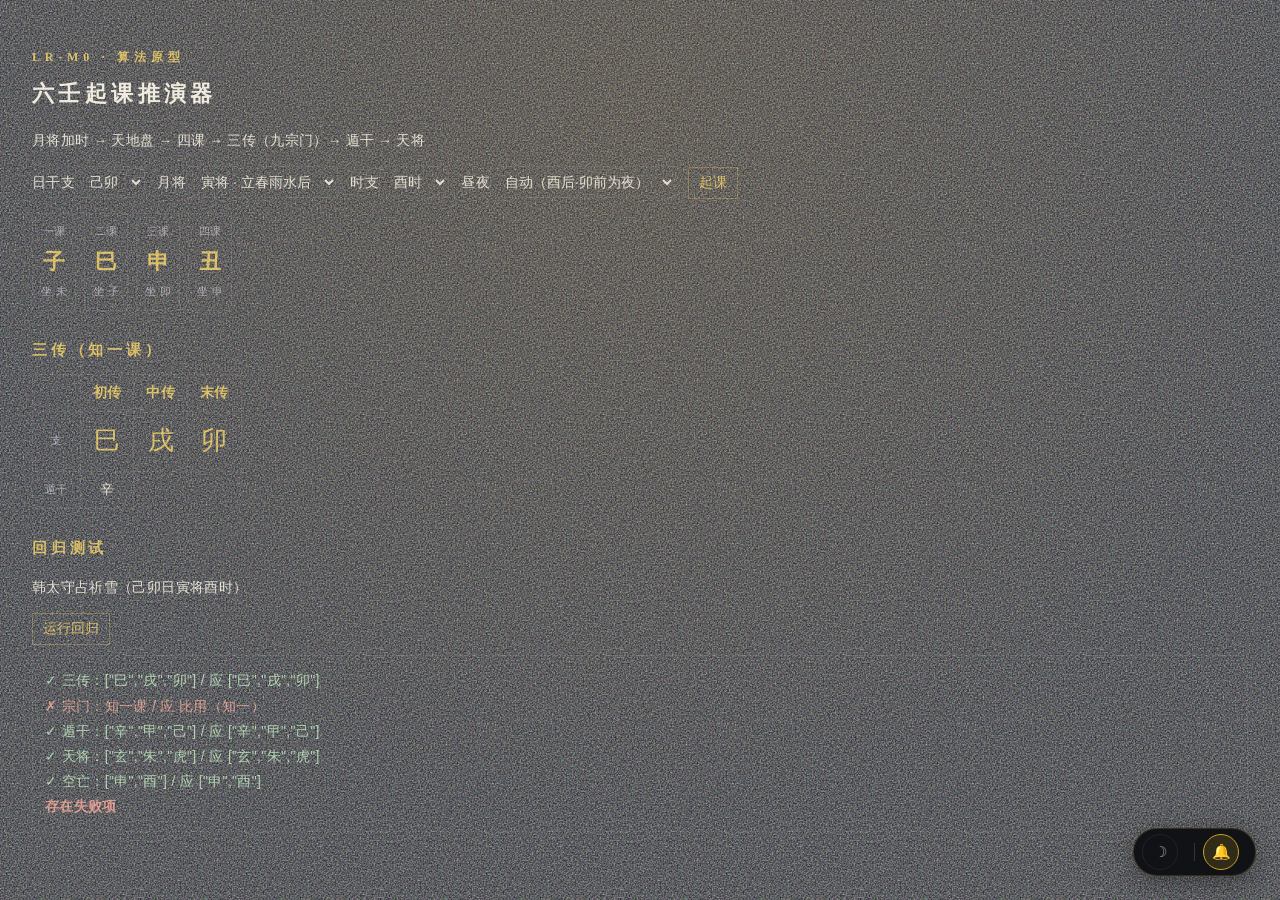
<file: liuren-proto.html>
<!DOCTYPE html>
<html lang="zh">
<head>
<meta charset="utf-8">
<title>六壬起课推演器 · 算法原型（LR-M0）</title>
<link rel="stylesheet" href="occ-theme.css">
<style>
:root{--bg:#14161b;--paper:#e8e2d0;--text:#d8d2c0;--text2:#a8a294;--text3:#8a8494;
--gold:#c9a227;--gold-dim:#8d7420;--gold-rgb:201,162,39;
--hair:1px solid rgba(201,162,39,.2);--hair-soft:1px solid rgba(255,255,255,.07)}
body{background:var(--bg);color:var(--text);font-family:"Segoe UI",sans-serif;padding:24px;line-height:1.8;font-size:14px}
h1{font-family:Georgia,serif;color:var(--paper);letter-spacing:.2em;font-size:22px}
h1 small{color:var(--gold);font-size:12px;letter-spacing:.4em;display:block;margin-bottom:6px}
h2{font-family:Georgia,serif;color:var(--gold);font-size:15px;letter-spacing:.25em;margin:26px 0 10px}
p{font-size:13.5px;max-width:900px}
select,button{font-size:14px;background:var(--bg);color:var(--text);border:var(--hair-soft);padding:6px 10px;margin-right:8px}
button{cursor:pointer;color:var(--gold);border:1px solid rgba(var(--gold-rgb),.35)}
table{border-collapse:collapse;margin:10px 0}
td,th{border:var(--hair-soft);padding:6px 12px;text-align:center;font-size:13.5px}
th{color:var(--gold)}
.big{font-family:Georgia,serif;font-size:26px;color:var(--gold)}
.dim{color:var(--text3);font-size:11px}
.ok{color:#8fbf8f}.no{color:#c9705f}
</style>
</head>
<body>
<h1><small>LR-M0 · 算法原型</small>六壬起课推演器</h1>
<p>月将加时 → 天地盘 → 四课 → 三传（九宗门）→ 遁干 → 天将</p>
<div>
<label>日干支</label><select id="inDay"></select>
<label>月将</label><select id="inJiang"></select>
<label>时支</label><select id="inShi"></select>
<label>昼夜</label><select id="inYY">
  <option value="auto">自动（酉后·卯前为夜）</option>
  <option value="day">昼</option>
  <option value="night">夜</option>
</select>
<button id="goBtn">起课</button>
</div>
<div id="outMain"></div>
<h2>回归测试</h2>
<p>韩太守占祈雪（己卯日寅将酉时）</p>
<button id="testBtn">运行回归</button>
<div id="outTest"></div>
<div id="errBox" class="dim" style="color:#c9705f"></div>
<script>
/* 自检：任何脚本错误写入 errBox（DOM 可见，供自动验收读取） */
window.addEventListener('error',function(e){
  var b=document.getElementById('errBox');
  if(b)b.textContent='脚本错误: '+(e.message||'?')+' @'+(e.filename||'').split('/').pop()+':'+(e.lineno||'?');
});
</script>
<script src="js/lib/liuren.js?v=1"></script>
<script>
/* UI 层：IIFE 包裹，禁止顶层裸声明（验收清单第 3 条） */
(function(){
"use strict";
const {liuren:lr,GAN,ZHI,GZ60}=window.Liuren;
/* ================= UI 部分（与算法同一作用域，避免跨块重复声明） ================= */
const inDay=document.getElementById('inDay'),inJiang=document.getElementById('inJiang'),
      inShi=document.getElementById('inShi'),inYY=document.getElementById('inYY');
const JIANG_NOTE={亥:'大雨水后',子:'大雪冬至后',丑:'小寒后',寅:'立春雨水后',卯:'春分后',辰:'谷雨后',巳:'小满后',午:'夏至后',未:'大暑后',申:'处暑后',酉:'秋分后',戌:'霜降后'};
inDay.innerHTML=GZ60.map(x=>'<option>'+x+'</option>').join('');
inJiang.innerHTML=ZHI.map(x=>'<option value="'+x+'">'+x+'将 · '+JIANG_NOTE[x]+'</option>').join('');
inShi.innerHTML=ZHI.map(x=>'<option value="'+x+'">'+x+'时</option>').join('');
inDay.value='己卯';inJiang.value='寅';inShi.value='酉';
document.getElementById('goBtn').addEventListener('click',()=>{
  const r=lr(inDay.value,inJiang.value,inShi.value,inYY.value);
  const keHtml=r.ke.map((k,i)=>'<div style="border:var(--hair-soft);padding:8px;text-align:center"><div class="dim">'+['一课','二课','三课','四课'][i]+'</div><b style="font-size:22px;color:var(--gold)">'+k.tian+'</b><div class="dim">坐 '+k.di+'</div></div>').join('');
  document.getElementById('outMain').innerHTML=
    '<div style="display:flex;gap:8px;margin-top:14px;max-width:560px">'+keHtml+'</div>'
    +'<h2>三传（'+r.men+'）</h2>'
    +'<table><tr><th></th><th>初传</th><th>中传</th><th>末传</th></tr>'
    +'<tr><td class="dim">支</td><td class="big">'+r.chuan[0]+'</td><td class="big">'+r.chuan[1]+'</td><td class="big">'+r.chuan[2]+'</td></tr>'
    +'<tr><td class="dim">遁干</td><td>'+r.dun[0]||'—'+'</td><td>'+r.dun[1]||'—'+'</td><td>'+r.dun[2]||'—'+'</td></tr>'
    +'<tr><td class="dim">天将</td><td colspan="3">'+r.tjiang.join(' / ')+'</td></tr></table>'
    +'<p class="dim" style="margin-top:10px">'+r.note+'</p>'
    +'<p class="dim">空亡：'+r.kongwang.join('、')+' ｜ 贵人：'+r.gui+'（'+(r.isNight?'夜':'昼')+'贵）坐 '+r.guiSeat+' · '+(r.shun?'顺':'逆')+'行</p>';
});
document.getElementById('testBtn').addEventListener('click',()=>{
  const r=lr('己卯','寅','酉','night');
  const exp={chuan:['巳','戌','卯'],dun:['辛','甲','己'],tjiang:['玄','朱','虎'],kw:['申','酉']};
  const rows=[
    ['三传',JSON.stringify(r.chuan)===JSON.stringify(exp.chuan),JSON.stringify(r.chuan)+' / 应 '+JSON.stringify(exp.chuan)],
    ['宗门',r.men.indexOf('比用')===0,r.men+' / 应 比用（知一）'],
    ['遁干',JSON.stringify(r.dun)===JSON.stringify(exp.dun),JSON.stringify(r.dun)+' / 应 '+JSON.stringify(exp.dun)],
    ['天将',JSON.stringify(r.tjiang)===JSON.stringify(exp.tjiang),JSON.stringify(r.tjiang)+' / 应 '+JSON.stringify(exp.tjiang)],
    ['空亡',JSON.stringify(r.kongwang)===JSON.stringify(exp.kw),JSON.stringify(r.kongwang)+' / 应 '+JSON.stringify(exp.kw)]
  ];
  const all=rows.every(x=>x[1]);
  document.getElementById('outTest').innerHTML='<div style="border:var(--hair-soft);padding:12px;margin:10px 0">'
    +rows.map(x=>'<div class="'+(x[1]?'ok':'no')+'">'+(x[1]?'✓':'✗')+' '+x[0]+'：'+x[2]+'</div>').join('')
    +'<b class="'+(all?'ok':'no')+'">'+(all?'全部通过':'存在失败项')+'</b></div>';
});
document.getElementById('goBtn').click();
document.getElementById('testBtn').click();

})();
</script>
<script src="occ-theme.js"></script>
</body>
</html>
</file>
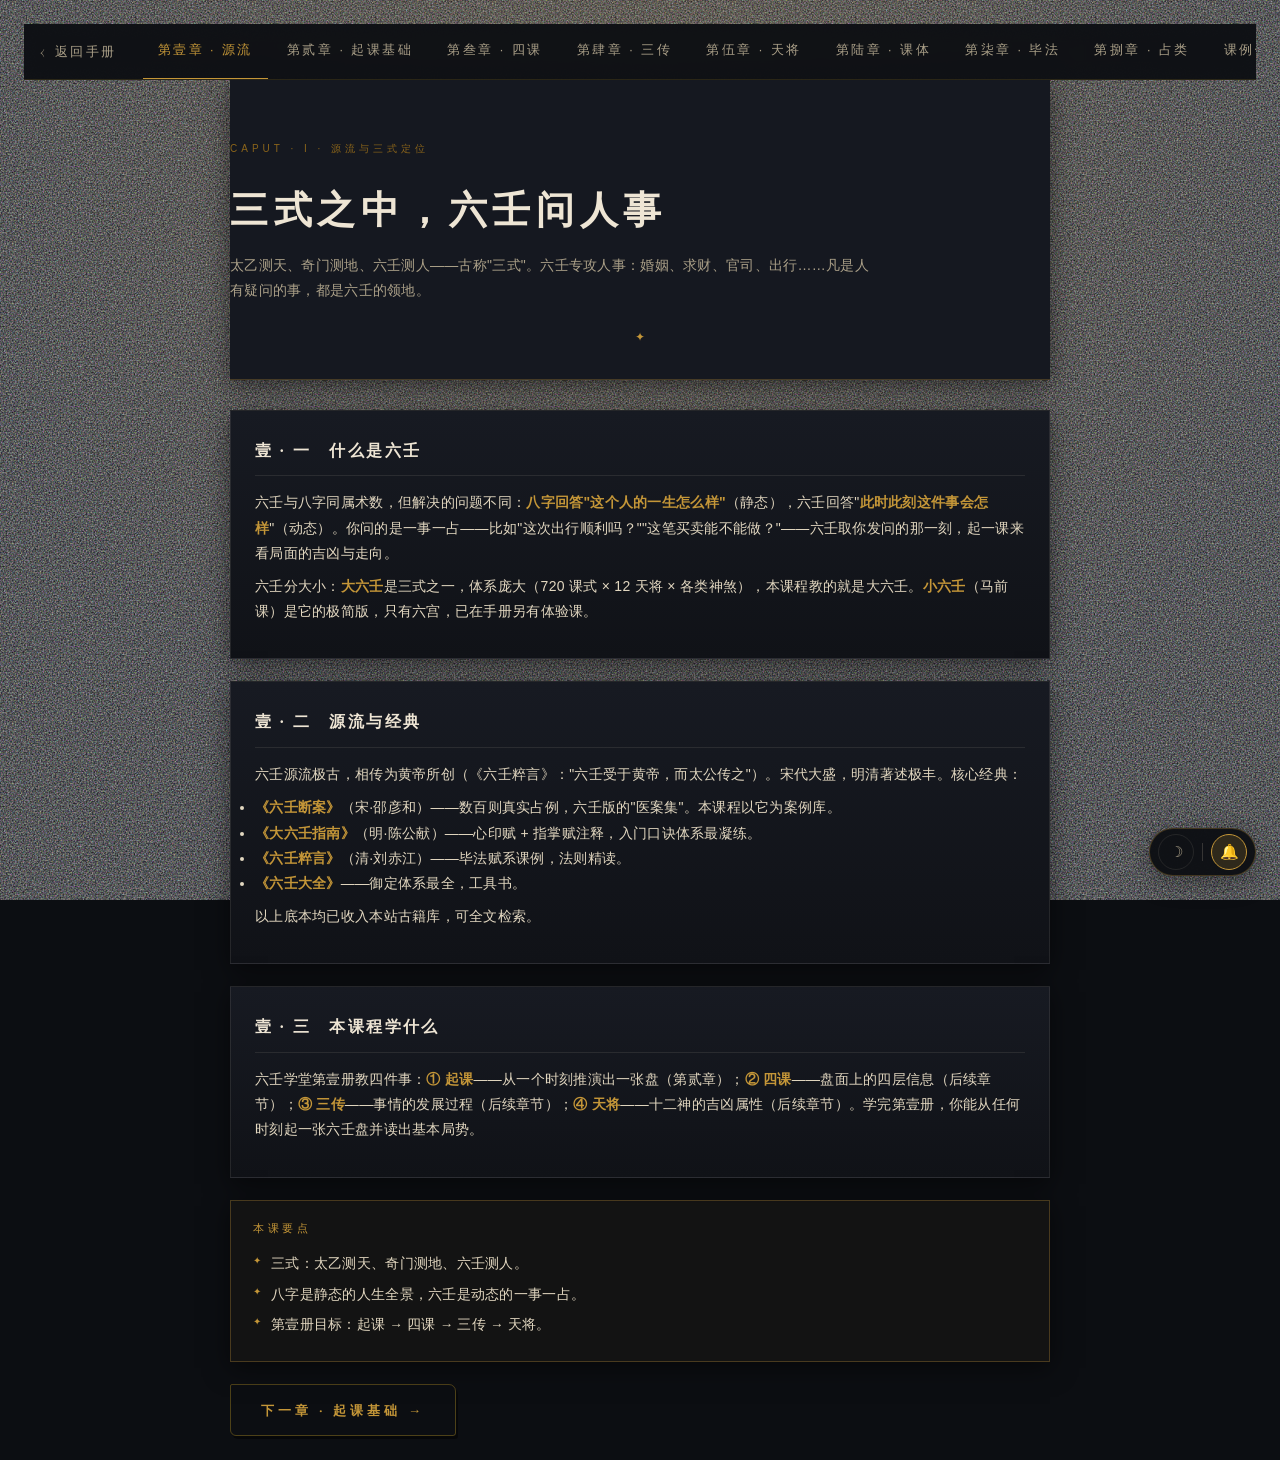
<file: liuren.html>
<!DOCTYPE html>
<html lang="zh">
<head>
<meta charset="utf-8">
<title>六壬学堂 · 大六壬基础 | LIU-REN ACADEMY</title>
<link rel="stylesheet" href="occ-theme.css?v=pop-ritual-v3">
<style>
*{margin:0;padding:0;box-sizing:border-box}
body{background:var(--bg);color:var(--text);font-family:"Segoe UI",sans-serif;padding:24px;line-height:1.8;font-size:14px;letter-spacing:.02em}
h2{font-family:Georgia,serif;color:var(--gold);font-size:15px;letter-spacing:.25em;margin:26px 0 10px}
p{font-size:13.5px;max-width:900px}
.ch-head{padding:60px 0 30px;border-bottom:var(--hair);margin-bottom:30px}
.ch-head .kick{font-size:10px;letter-spacing:.4em;color:var(--gold-dim);margin-bottom:16px}
.ch-head h2{font-family:Georgia,serif;font-size:clamp(26px,5vw,38px);color:var(--paper);letter-spacing:.15em;line-height:1.4}
.ch-head .sub{margin-top:16px;color:var(--text2);font-size:14px;max-width:640px}
.ch-head .rule{text-align:center;color:var(--gold);margin-top:24px;font-size:12px}
.card{border:var(--hair-soft);background:var(--card-grad);padding:26px 24px;margin:22px 0}
.card h3{font-family:Georgia,serif;font-size:16px;color:var(--paper);letter-spacing:.15em;margin-bottom:14px;padding-bottom:10px;border-bottom:var(--hair-soft)}
.zh-no{font-size:10px;color:var(--gold-dim);letter-spacing:.3em;margin-right:10px}
.card p{font-size:14px;margin:8px 0}
.card strong{color:var(--gold)}
.note{border:var(--hair-soft);padding:14px 18px;margin:16px 0;font-size:13px;color:var(--text)}
.note .tag{display:inline-block;font-size:10px;letter-spacing:.3em;padding:3px 10px;margin-bottom:8px}
.note.tip{border-left:2px solid rgba(111,158,111,.6)}.note.tip .tag{color:#8fbf8f}
.note.story{border-left:2px solid rgba(var(--gold-rgb),.75)}.note.story .tag{color:var(--gold)}
.note.story .src-line{display:block;margin-top:10px;font-size:11px;color:var(--text3)}
.keypoints{border:1px solid rgba(var(--gold-rgb),.3);padding:18px 22px;margin:22px 0;background:rgba(var(--gold-rgb),.04)}
.kp-title{font-size:11px;letter-spacing:.34em;color:var(--gold);margin-bottom:14px}
.keypoints li{font-size:13.5px;margin:6px 0;list-style:none;padding-left:18px;position:relative}
.keypoints li::before{content:"✦";position:absolute;left:0;color:var(--gold);font-size:10px}
.btn{display:inline-block;border:1px solid rgba(201,162,39,.35);background:transparent;color:var(--gold);
font-size:13px;letter-spacing:.3em;padding:13px 30px;cursor:pointer;text-decoration:none}
.btn:hover{color:var(--paper)}
.btn-row{margin-top:22px;display:flex;gap:14px;flex-wrap:wrap}
.topnav{position:sticky;top:0;z-index:7;background:var(--nav-bg);backdrop-filter:blur(8px);
border-bottom:1px solid rgba(201,162,39,.15);display:flex;align-items:stretch}
.topnav .wrap{flex:1 1 auto;min-width:0;display:flex;gap:4px;overflow-x:auto;scrollbar-width:none;padding:0 10px}
.topnav a{flex:none;padding:15px 15px;font-size:12.5px;letter-spacing:.2em;color:var(--text2);
text-decoration:none;border-bottom:1px solid transparent;white-space:nowrap}
.topnav a:hover{color:var(--text)}
.topnav a.on{color:var(--gold);border-bottom-color:var(--gold)}
section{display:none}section.on{display:block}
iframe{width:100%;border:var(--hair-soft);background:var(--bg);min-height:600px;border-radius:0}
</style>
</head>
<body>

<nav class="topnav">
<a href="index.html#portal" class="occ-back-btn" title="返回手册总览"><span class="arrow">‹</span> <span>返回手册</span></a>
<div class="wrap">
<a href="#ch1" class="on">第壹章 · 源流</a>
<a href="#ch2">第贰章 · 起课基础</a>
<a href="#ch3">第叁章 · 四课</a>
<a href="#ch4">第肆章 · 三传</a>
<a href="#ch5">第伍章 · 天将</a>
<a href="#ch6">第陆章 · 课体</a>
<a href="#ch7">第柒章 · 毕法</a>
<a href="#ch8">第捌章 · 占类</a>
<a href="#keti">课例馆</a>
<a href="#bifa">毕法卡片</a>
<a href="#daily">每日一占</a>
</div></nav>

<section id="ch1" class="on">
<div class="wrap" style="max-width:860px;margin:0 auto;padding:0 20px">
<div class="ch-head">
<div class="kick">CAPUT · I · 源流与三式定位</div>
<h2>三式之中，六壬问人事</h2>
<p class="sub">太乙测天、奇门测地、六壬测人——古称"三式"。六壬专攻人事：婚姻、求财、官司、出行……凡是人有疑问的事，都是六壬的领地。</p>
<div class="rule">✦</div>
</div>

<div class="card">
<h3>壹 · 一　什么是六壬</h3>
<p>六壬与八字同属术数，但解决的问题不同：<strong>八字回答"这个人的一生怎么样"</strong>（静态），六壬回答"<strong>此时此刻这件事会怎样</strong>"（动态）。你问的是一事一占——比如"这次出行顺利吗？""这笔买卖能不能做？"——六壬取你发问的那一刻，起一课来看局面的吉凶与走向。</p>
<p>六壬分大小：<strong>大六壬</strong>是三式之一，体系庞大（720 课式 × 12 天将 × 各类神煞），本课程教的就是大六壬。<strong>小六壬</strong>（马前课）是它的极简版，只有六宫，已在手册另有体验课。</p>
</div>

<div class="card">
<h3>壹 · 二　源流与经典</h3>
<p>六壬源流极古，相传为黄帝所创（《六壬粹言》："六壬受于黄帝，而太公传之"）。宋代大盛，明清著述极丰。核心经典：</p>
<ul>
<li><strong>《六壬断案》</strong>（宋·邵彦和）——数百则真实占例，六壬版的"医案集"。本课程以它为案例库。</li>
<li><strong>《大六壬指南》</strong>（明·陈公献）——心印赋 + 指掌赋注释，入门口诀体系最凝练。</li>
<li><strong>《六壬粹言》</strong>（清·刘赤江）——毕法赋系课例，法则精读。</li>
<li><strong>《六壬大全》</strong>——御定体系最全，工具书。</li>
</ul>
<p>以上底本均已收入本站古籍库，可全文检索。</p>
</div>

<div class="card">
<h3>壹 · 三　本课程学什么</h3>
<p>六壬学堂第壹册教四件事：<strong>① 起课</strong>——从一个时刻推演出一张盘（第贰章）；<strong>② 四课</strong>——盘面上的四层信息（后续章节）；<strong>③ 三传</strong>——事情的发展过程（后续章节）；<strong>④ 天将</strong>——十二神的吉凶属性（后续章节）。学完第壹册，你能从任何时刻起一张六壬盘并读出基本局势。</p>
</div>

<div class="keypoints">
<div class="kp-title">本课要点</div>
<ul>
<li>三式：太乙测天、奇门测地、六壬测人。</li>
<li>八字是静态的人生全景，六壬是动态的一事一占。</li>
<li>第壹册目标：起课 → 四课 → 三传 → 天将。</li>
</ul>
</div>
<div class="btn-row"><a class="btn" href="#ch2"><span>下一章 · 起课基础 →</span></a></div>
</div>
</section>

<section id="ch2">
<div class="wrap" style="max-width:860px;margin:0 auto;padding:0 20px">
<div class="ch-head">
<div class="kick">CAPUT · II · 起课基础</div>
<h2>月将加时：天地盘</h2>
<p class="sub">起课的第一步：月将加在时辰之上，展开天地盘。这是六壬一切推演的地基——学完你能从任何时刻展开一张盘。</p>
<div class="rule">✦</div>
</div>

<div class="card">
<h3>贰 · 一　月将：太阳的位置</h3>
<p>月将不是月支，是<strong>太阳所在的宫位</strong>——每月中气后换将。正月雨水后太阳入亥宫，故正月将 = 亥（登明）。实际起课不需要背——查表或用工具。关键是理解：<strong>月将代表起课那一刻太阳的位置，是"天时"的坐标</strong>。</p>
</div>

<div class="card">
<h3>贰 · 二　月将加时：天地盘展开</h3>
<p>"月将加时"四个字的操作：<strong>把月将这个字，放在地盘时支的位置上</strong>，然后从那里顺时针读出整个天地盘。例如：十一月将 = 寅，问课时辰 = 酉——就把天盘的寅放在地盘的酉上，天盘卯放在地盘戌上……依次顺布十二支。</p>
<p>天地盘展开后，<strong>每一层都是"天盘字在地盘位上"的叠加</strong>——一个字坐着另一个字，坐的关系就是生克冲合。整个六壬的分析，就是读这些"坐"的关系。</p>
</div>

<div class="card">
<h3>贰 · 三　起课推演室</h3>
<p>选一个月将和一个时辰，展开天地盘，然后推导四课和三传：</p>
<iframe src="liuren-proto.html?v=3" style="width:100%;min-height:800px;border:1px solid rgba(201,162,39,.2)"></iframe>
</div>

<div class="keypoints">
<div class="kp-title">本课要点</div>
<ul>
<li>月将 = 太阳所在宫位，每月中气后更换。</li>
<li>月将加时 = 把月将字放在地盘时支位上，顺布十二支展开天地盘。</li>
<li>天地盘展开后，每个天盘字"坐"在一个地盘字上——坐的关系就是分析的原料。</li>
</ul>
</div>
<div class="btn-row"><a class="btn" href="#ch1"><span>← 上一章</span></a></div>
</div>
</section>

<section id="ch3">
<div class="wrap" style="max-width:860px;margin:0 auto;padding:0 20px">
<div class="ch-head">
<div class="kick">CAPUT · III · 四课</div>
<h2>四层信息</h2>
<p class="sub">天地盘展开后，从日干和日支出发，各查两层"上神"——这就是四课。四课是六壬盘面的核心结构，一切分析从这里开始。</p>
<div class="rule">✦</div>
</div>

<div class="card">
<h3>叁 · 一　四课的推导</h3>
<p>四课的推导规则极其简洁：<b>每一课 = 一个"地盘字" + 它头顶的"天盘字"</b>。从日干和日支出发：</p>
<ul>
<li><b>第一课</b>：日干寄宫的地盘位上的天盘字——如日干甲寄在地盘寅上，看寅的天盘字是什么。</li>
<li><b>第二课</b>：第一课的天盘字作为新的地盘字，再看它头顶的天盘。</li>
<li><b>第三课</b>：日支的地盘位上的天盘字。</li>
<li><b>第四课</b>：第三课的天盘字作为新的地盘字，再看它头顶的天盘。</li>
</ul>
<p>四课排出来后，习惯从右往左写：第一课在最右，第四课在最左。</p>
</div>

<div class="card">
<h3>叁 · 二　十干寄宫表</h3>
<p>日干不直接对应地盘，而是"寄"在一个固定的地盘位上。十干寄宫口诀：</p>
<div class="tbl-scroll"><table>
<thead><tr><th>日干</th><th>寄宫</th><th>记忆</th></tr></thead>
<tbody>
<tr><td>甲</td><td>寅</td><td>甲禄在寅</td></tr>
<tr><td>乙</td><td>辰</td><td>乙寄辰宫</td></tr>
<tr><td>丙</td><td>巳</td><td>丙禄在巳</td></tr>
<tr><td>丁</td><td>未</td><td>丁寄未宫</td></tr>
<tr><td>戊</td><td>巳</td><td>戊禄在巳</td></tr>
<tr><td>己</td><td>未</td><td>己寄未宫</td></tr>
<tr><td>庚</td><td>申</td><td>庚禄在申</td></tr>
<tr><td>辛</td><td>戌</td><td>辛寄戌宫</td></tr>
<tr><td>壬</td><td>亥</td><td>壬禄在亥</td></tr>
<tr><td>癸</td><td>丑</td><td>癸寄丑宫</td></tr>
</tbody>
</table></div>
<p class="dim">阳干寄禄位（甲禄寅/丙禄巳/庚禄申/壬禄亥），阴干寄辰戌丑未（乙辰/丁未/己未/辛戌/癸丑）。</p>
</div>

<div class="card">
<h3>叁 · 三　完整示例：逐步推演四课</h3>
<p>以己卯日、寅将、酉时为例（即《六壬断案》韩太守占祈雪同一时刻），逐步推导：</p>
<p><b>已知</b>：月将=寅，时支=酉，日干=己，日支=卯。</p>
<p><b>天地盘</b>：月将寅加在地盘酉上。偏移 = 寅(2) - 酉(9) = -7 ≡ +5。所以地盘 X 上的天盘 = X+5。</p>
<div class="tbl-scroll"><table>
<thead><tr><th>课</th><th>地盘字</th><th>天盘字（上神）</th><th>来源</th></tr></thead>
<tbody>
<tr><td>第一课</td><td>未（己寄宫）</td><td>子</td><td>日干己寄未，看未位天盘=子</td></tr>
<tr><td>第二课</td><td>子（第一课天盘）</td><td>巳</td><td>子位天盘=巳</td></tr>
<tr><td>第三课</td><td>卯（日支）</td><td>申</td><td>日支卯，看卯位天盘=申</td></tr>
<tr><td>第四课</td><td>申（第三课天盘）</td><td>丑</td><td>申位天盘=丑</td></tr>
</tbody>
</table></div>
<p><b>四课结果</b>（从右往左）：未子 / 子巳 / 卯申 / 申丑。</p>
<p>邵公从此四课中取三传：巳（初传）→ 戌（中传）→ 卯（末传），遁干辛/甲/己，天将玄武/朱雀/白虎——占得大雪七寸，次应。</p>
</div>

<div class="card">
<h3>叁 · 四　六亲映射</h3>
<p>四课的信息不只关乎"事"，也关乎"人"。通过十神六亲映射（第肆册·六亲总纲的框架在六壬中同样适用）：</p>
<ul>
<li><b>第一课</b>（日干）：求测人自己。</li>
<li><b>第二课</b>：日干的阴神——内心、暗中的自己。</li>
<li><b>第三课</b>：日支——对方、家中、事之起点。</li>
<li><b>第四课</b>：对方之阴神——对方的情况与暗线。</li>
</ul>
<p>四课结构本质上是<b>"我"与"对方"各带表里两层</b>——四层信息互相生克冲合，构成判断的原材料。</p>
</div>

<div class="note story">
<span class="tag">引文 · 六壬粹言</span><br>
四课，名支上阴神，而四课于是备矣。三传初中立法推。四课既布，则三传宜立矣。立传之法有九：一克贼，二比用，三涉害，四遥克，五昴星，六别责，七八专，八伏吟，九返吟。……初传为发端，中传为转移，末传为归结。
<div class="src-line">——清·刘赤江《六壬粹言》（classics/ 六壬粹言全文可检索）</div>
</div>

<div class="note tip">
<span class="tag">推演室复核</span><br>
打开第贰章的起课推演室（或 liuren-proto.html），选择己卯日、寅将、酉时——四课结果应与本页示例完全一致。如不一致，说明算法有误，请反馈。</div>

<div class="card">
<h3>叁 · 二</h3>
<p>四课不是四个独立的格子，而是一个<b>递归链</b>：第一课的天盘字成为第二课的地盘字，第三课的天盘字成为第四课的地盘字。这个"递"的结构正是六壬的信息流——从日主出发，经过两层映射，到达事情的核心。</p>
<div class="note tip"><span class="tag">记忆法</span><br>四课 = "日干两问 + 日支两问"。前两课问"我是谁、我遇到了什么"，后两课问"事情的目标物处于什么状态"。两组信息合看，就是问事的完整图景。</div>
</div>

<div class="keypoints">
<div class="kp-title">本课要点</div>
<ul>
<li>四课 = 干两课 + 支两课，每课一个地盘字加一个天盘字。</li>
<li>递归链：一课天盘字→二课地盘字；三课天盘字→四课地盘字。</li>
<li>习惯从右往左写（一课最右）。</li>
</ul>
</div>
<div class="btn-row"><a class="btn" href="#ch4"><span>下一章 · 三传 →</span></a></div>
</div>
</section>

<section id="ch4">
<div class="wrap" style="max-width:860px;margin:0 auto;padding:0 20px">
<div class="ch-head">
<div class="kick">CAPUT · IV · 三传</div>
<h2>事情的发展过程</h2>
<p class="sub">四课是"现状"，三传是"走向"——开始、中间、结果。三传的取法有九种规则（九宗门），按优先级依次判断。</p>
<div class="rule">✦</div>
</div>

<div class="card">
<h3><span class="zh-no">肆 · 一</span>九宗门：三传的取法次序</h3>
<p>《六壬指南》《六壬大全·课经》把三传的取法总结为九种（九宗门），按优先级依次判断：</p>
<div class="tbl-scroll"><table>
<thead><tr><th>门</th><th>名称</th><th>适用条件</th><th>取法</th></tr></thead>
<tbody>
<tr><td>一</td><td>贼克</td><td>四课中有且仅有一课"下贼上"或"上克下"</td><td>被克/克他的天盘字为初传</td></tr>
<tr><td>二</td><td>比用</td><td>多课克，取与日干阴阳俱比者</td><td>比者为初传</td></tr>
<tr><td>三</td><td>涉害</td><td>俱比或俱不比</td><td>涉地盘归本家受克深处为用</td></tr>
<tr><td>四</td><td>遥克</td><td>四课无克</td><td>天盘字遥克日干（蒿矢）或日干遥克天盘（弹射）</td></tr>
<tr><td>五</td><td>昴星</td><td>无遥无克</td><td>阳日取酉位天盘，阴日取酉位地盘</td></tr>
<tr><td>六</td><td>别责</td><td>四课不全三课备，无遥无克</td><td>取合神为用</td></tr>
<tr><td>七</td><td>八专</td><td>干支同位，只有两课</td><td>特殊取法</td></tr>
<tr><td>八</td><td>伏吟</td><td>天地盘相同</td><td>有克取克，无克取刑/日上神</td></tr>
<tr><td>九</td><td>返吟</td><td>天地盘对冲</td><td>有克取克，无克取驿马</td></tr>
</tbody>
</table></div>
<p>大多数盘走到第一门（贼克）就能定三传。越往后越罕见——但正是这些特殊情况，考验你对整个体系的理解深度。</p>
</div>

<div class="card">
<h3><span class="zh-no">肆 · 二</span>中传与末传：递归上神</h3>
<p>初传定下后，中传和末传的规则极其简洁：<b>中传 = 初传这个天盘字所坐的地盘位上的天盘字</b>。末传同理递推。用术语说就是"取初传之上神为中传，中传之上神为末传"。</p>
<p>这个递归结构意味着：三传不是三个独立的信号，而是一条<b>因果链</b>——事的起因（初传）→发展（中传）→结果（末传），沿着天盘的位置关系层层推进。</p>
</div>

<div class="card">
<h3>肆 · 三　贼克门：重审与元首</h3>
<p>贼克门分两种：<b>下克上为"贼"（重审课）</b>——卑犯尊，须重复审详；<b>上克下为"克"（元首课）</b>——尊制卑，理顺自然。四课中有下贼上，优先于上克下。</p>
</div>

<div class="card">
<h3>肆 · 四　比用门：知一课</h3>
<p>多个克出现时，取与日干<b>阴阳相同</b>的（阳日取阳支，阴日取阴支），叫"知一"。韩太守占祈雪例用的正是比用门。</p>
</div>

<div class="card">
<h3>肆 · 五　涉害门：见机课</h3>
<p>比用也无法取舍时，用<b>涉害法</b>：让候选字"涉历"地盘回归本家，数它一路上受多少克——受克深者为用。若深浅相同，取<b>四孟（寅申巳亥）</b>位上之神；又同，阳日取干上神、阴日取支上神。（本站起课推演室已按此法实现，并以《毕法》丁卯日"丑加卯、亥加丑，取亥"之例回归验证。）</p>
</div>

<div class="card">
<h3>肆 · 六　遥克门：蒿矢与弹射</h3>
<p>四课完全无克时，退而求<b>遥</b>：<b>蒿矢</b>=天盘字遥克日干（对方伤我）；<b>弹射</b>=日干遥克天盘字（我伤对方）。力轻如蒿箭弹丸。</p>
</div>

<div class="card">
<h3>肆 · 七　昴星门</h3>
<p>无克无遥时，看地盘酉位：<b>阳日取酉上的天盘字发用</b>（仰首），<b>阴日取酉下的地盘字发用</b>（俯首）。</p>
</div>

<div class="card">
<h3>肆 · 八</h3>
<p><b>别责</b>：四课不全三课备，无遥无克——阳日取干合寄宫之上神为初传，阴日取支前三合（三合顺行下一位）上神，中末俱用干上神。<b>八专</b>：干支同位只有两课，无克不取遥——阳日从干上神顺数三神（连本位）、阴日从第四课上神逆数三神为初传，中末俱干上神；三传归一曰独足。<b>伏吟</b>：天地盘相同，有克（神克日干）取为初传，无克刚日取干上神（自任）、柔日取支上神（自信），中末以三刑递推——初传自刑刚日取支上神、柔日取干上神为中传，中传自刑取冲。<b>返吟</b>：天地盘对冲，有克取克为初传，中末递冲、初末同字（无依格）；无克（丁己辛之丑未六日）取驿马发用，中传支上、末传干上（井栏射格）。</p>
</div>

<div class="card">
<h3>肆 · 九　天将贵人</h3>
<p><b>贵人起法</b>：甲戊庚昼丑夜未；乙己昼子夜申；丙丁昼亥夜酉；壬癸昼卯夜巳；辛昼午夜寅。<b>顺逆</b>：贵人天盘字所坐的地盘位在亥~辰区间→顺行；在巳~戌区间→逆行。</p>
<p>韩太守例复核：己卯日酉时=夜→贵人=申（夜贵）。天盘申坐地盘卯（顺行区）→顺数十二天将，初传巳乘玄武、中传戌乘朱雀、末传卯乘白虎——与断案原批完全吻合。</p>
</div>

<div class="keypoints">
<div class="kp-title">本课要点</div>
<ul>
<li>九宗门按优先级：贼克 → 比用 → 涉害 → 遥克 → 昴星 → 别责 → 八专 → 伏吟 → 返吟。</li>
<li>中末传 = 初传上神递推——三传是一条因果链。</li>
<li>多数盘走第一门（贼克）即可定三传。</li>
</ul>
</div>
<div class="btn-row"><a class="btn" href="#ch2"><span>← 回到起课基础</span></a></div>
</div>
</section>
<section id="ch5">
<div class="wrap" style="max-width:860px;margin:0 auto;padding:0 20px">
<div class="ch-head">
<div class="kick">CAPUT V - 天将十二神</div>
<h2>十二神的吉凶属性</h2>
<p class="sub">天将十二神乘在天盘十二支上，给每个字叠加一层"人事属性"——青龙主财喜、白虎主病丧、玄武主盗失。学会读天将，判断就有了温度。</p>
<div class="rule">&#10022;</div>
</div>

<div class="card">
<h3>伍 - 一　十二天将总表</h3>
<div class="tbl-scroll"><table>
<thead><tr><th>序</th><th>天将</th><th>五行</th><th>属性</th><th>一句话象意</th></tr></thead>
<tbody>
<tr><td>1</td><td>贵人</td><td>土</td><td>吉</td><td>尊贵之神，统驭十二天将；主贵人相助、官长提携</td></tr>
<tr><td>2</td><td>螣蛇</td><td>火</td><td>凶</td><td>惊疑扰乱，怪异忧惊；主虚惊、怪事、纠缠</td></tr>
<tr><td>3</td><td>朱雀</td><td>火</td><td>半</td><td>文书信息、口舌刑戮；主文章、词讼、音信</td></tr>
<tr><td>4</td><td>六合</td><td>木</td><td>吉</td><td>婚姻合和、合作中介；主私门、和合之事</td></tr>
<tr><td>5</td><td>勾陈</td><td>土</td><td>凶</td><td>迟滞勾连、田土争讼；主狱讼、田土、纠缠</td></tr>
<tr><td>6</td><td>青龙</td><td>木</td><td>吉</td><td>财帛恩宠；主财富、喜庆、文官恩荣</td></tr>
<tr><td>7</td><td>天空</td><td>土</td><td>凶</td><td>虚诈不实；主奴婢妄诞、事多虚夸</td></tr>
<tr><td>8</td><td>白虎</td><td>金</td><td>凶</td><td>道路、疾病、死亡、官灾；凶中最烈</td></tr>
<tr><td>9</td><td>太常</td><td>土</td><td>吉</td><td>酒食衣裳、武职擢任；主宴会、衣冠、晋升</td></tr>
<tr><td>10</td><td>玄武</td><td>水</td><td>凶</td><td>盗贼虚耗、失物暗昧；主遗失、欺诈</td></tr>
<tr><td>11</td><td>太阴</td><td>金</td><td>半</td><td>暗昧不明、蔽匿护佑；主暗中之事、妇人之助</td></tr>
<tr><td>12</td><td>天后</td><td>水</td><td>吉</td><td>妇人恩泽；主庇护、婚姻之喜</td></tr>
</tbody>
</table></div>
<p class="dim">前五位（贵蛇朱合勾龙）偏吉，后六位（空虎常玄阴后）偏凶——配合旺衰与所乘之支定强弱。</p>
</div>

<div class="card">
<h3>伍 - 二　贵人与顺逆</h3>
<p><b>贵人起法口诀</b>：甲戊庚牛羊（昼丑夜未），乙己鼠猴乡（昼子夜申），丙丁猪鸡位（昼亥夜酉），壬癸兔蛇藏（昼卯夜巳），六辛逢马虎（昼午夜寅）。</p>
<p><b>顺逆</b>：贵人天盘字所坐的地盘位，在亥至辰区间则顺行十二天将；在巳至戌区间则逆行。</p>
<p>贵人统驭十二天将如君统臣——贵人得地则诸将听命，贵人失陷则诸将叛乱。这是六壬判断的"权力结构"。</p>
</div>

<div class="card">
<h3>伍 - 三　贵人十二宫位</h3>
<p>贵人自身在不同地盘位上，也有吉凶之分（《大六壬指南》详列）：</p>
<div class="tbl-scroll"><table>
<thead><tr><th>地盘位</th><th>居所名</th><th>含义</th></tr></thead>
<tbody>
<tr><td>子</td><td>解纷</td><td>必嘱事于童仆</td></tr>
<tr><td>丑</td><td>升堂</td><td>宜投书于公府</td></tr>
<tr><td>寅</td><td>凭几</td><td>可谒见于家</td></tr>
<tr><td>卯</td><td>登车</td><td>宜诉词于路</td></tr>
<tr><td>巳午</td><td>受贡</td><td>君喜臣欢</td></tr>
<tr><td>辰戌</td><td>怀怒</td><td>下忧上辱</td></tr>
<tr><td>申</td><td>移途</td><td>有求干之荣</td></tr>
<tr><td>未</td><td>列席</td><td>有酒筵之娱</td></tr>
<tr><td>亥</td><td>还绛宫</td><td>坦然安居</td></tr>
<tr><td>酉</td><td>入私室</td><td>不惶宁处</td></tr>
</tbody>
</table></div>
<p class="dim">源：《大六壬指南- 天将贵人》（classics/ 可检索）</p>
</div>

<div class="card">
<h3>伍 - 四　各神属性详释（引自六壬粹言）</h3>
<p style="font-size:13.5px">"螣蛇为贱之神，旺相怪异，休囚亦主忧惊。朱雀文书亦主刑戮奸谗口舌。白虎道路又为官灾疾病死亡。勾陈主迟滞勾连之事，囚主讼而旺主生。玄武为盗贼虚耗之神，休失人而旺失物。六合为婚姻合和，妇女得之则为私门。太常主酒食衣裳，武职占之则为擢任。青龙所主财物，文官见之光为恩宠。天后虽为妇人，庶人得之亦主亨佳。天空奴婢妄诞，太阴暗昧不明。"</p>
<p class="dim">源：清- 刘赤江《六壬粹言》（classics/ 可检索）</p>
</div>

<div class="keypoints">
<div class="kp-title">本课要点</div>
<ul>
<li>十二天将乘在天盘支上，叠加人事属性。</li>
<li>贵人起法按昼夜，顺逆看贵人天盘字所坐地盘位的区间。</li>
<li>贵人得地则诸将听命——权力结构是六壬判断的核心隐喻。</li>
<li>吉凶参半：天将的吉凶要配合旺衰与所乘之支定强弱。</li>
</ul>
</div>
<div class="btn-row"><a class="btn" href="#ch4"><span>← 上一章</span></a></div>
</div>
</section>




<section id="ch6">
<div class="wrap" style="max-width:860px;margin:0 auto;padding:0 20px">
<div class="ch-head">
<div class="kick">CAPUT VI - 课体</div>
<h2>课体的含义与断法</h2>
<p class="sub">第肆章讲的是"怎么取三传"（机制），本章讲的是"取出来叫什么、意味着什么"（判断）。同一个名字在两章出现：第肆章是规则，本章是解读。</p>
<div class="rule">&#10022;</div>
</div>

<div class="card">
<h3><span class="zh-no">陆 · 一</span>九宗门课体总览</h3>
<div class="tbl-scroll"><table>
<thead><tr><th>课体</th><th>成课条件</th><th>断课要领</th></tr></thead>
<tbody>
<tr><td>元首课</td><td>四课仅一课上克下</td><td>尊制卑、顺理成章，事从外来，先起者为主，多主吉顺。占事主明动，得时则速成。</td></tr>
<tr><td>重审课</td><td>四课仅一课下贼上</td><td>卑犯尊、以下逆上，须"重复审详"——事有隐情，防下谋上、内起之象。吉凶多波折而后定。</td></tr>
<tr><td>知一课</td><td>两课以上克赋，取与日干阴阳俱比者</td><td>"比者近也"——事在同类、近身之人，择比而用。占人有熟人居间之象。</td></tr>
<tr><td>涉害课</td><td>俱比俱不比，涉害深者为用</td><td>如涉水过河，受害深者先动——事历艰难、两难取一。占事必经周折，见机而作。</td></tr>
<tr><td>蒿矢课</td><td>四课无克，神遥克日</td><td>箭无镞、力微而事远——他人暗伤我，祸自外来且轻。</td></tr>
<tr><td>弹射课</td><td>四课无克，日遥克神</td><td>弹丸射鸟、力更微——我欲图彼而力不足，事难遂。</td></tr>
<tr><td>昴星课</td><td>无克无遥</td><td>阳日"虎视转蓬"取酉上神，阴日"冬蛇掩目"取酉下神——事隐伏不明，静观其变。</td></tr>
<tr><td>别责课</td><td>四课不全三课备，无遥无克</td><td>"事有附带之责"——借合神为用，主事假手于人、别有所指。</td></tr>
<tr><td>八专课</td><td>干支同位只两课</td><td>阴阳不分、专一而昧——事由内部而起，牵涉亲密之人。</td></tr>
<tr><td>伏吟课</td><td>天地盘相同</td><td>静而不动、呻吟之象——事伏而不发，宜静不宜动；中末以三刑递推，主内变。</td></tr>
<tr><td>返吟课</td><td>天地盘对冲</td><td>往复颠倒、事必反复——有克取克，无克取驿马，主远动、反复乃成。</td></tr>
</tbody>
</table></div>
<p class="dim">源：《大六壬指南》《六壬粹言》课体门（classics/ 可检索）</p>
</div>

<div class="card">
<h3><span class="zh-no">陆 · 二</span>三合五行课体：曲直、炎上、稼穑、从革、润下</h3>
<p>三传全是同一五行（三合局）时，以该五行的"德性"命名：<b>曲直</b>（寅卯辰，木）、<b>炎上</b>（巳午未，火）、<b>稼穑</b>（辰戌丑未，土）、<b>从革</b>（申酉戌，金）、<b>润下</b>（亥子丑，水）。</p>
<p>断法：课体五行与所占之事相生则吉、相克则难。如占文书见炎上（火主文明）、占财帛见润下（水主流通）各随类取象。这是"以体定性"的思路——先定课体之气，再配六亲天将细断。</p>
</div>

<div class="card">
<h3><span class="zh-no">陆 · 三</span>课体是"定性"，天将是"定象"</h3>
<p>正确的判断次序：<b>第一步</b>看课体——决定事的总体性质（顺/逆、动/静、明/暗）；<b>第二步</b>看三传六亲——定人事框架；<b>第三步</b>看天将——给每个字着色（吉凶温度）；<b>第四步</b>看旺衰空亡——定力量与时应。</p>
<p>初学者最容易犯的错误是跳过课体直接抠天将吉凶——如同看病只看脸色不问病程。课体是"病名"，天将是"症状"。</p>
</div>

<div class="card">
<h3><span class="zh-no">陆 · 四</span>韩太守占祈雪：课体复盘</h3>
<p>己卯日寅将酉时——比用知一课：两课克赋（巳克亥？），取与日干（己，阴）俱比的阴支为用，初传巳、中传戌、末传卯。邵公断"雪必大降"：<b>知一课主"事在同类"</b>——雪与己日同类相应，三传生合日干，故应之速而大。</p>
<p>去课例馆找这一则，对照本章的"定性四步"重新走一遍判断流程。</p>
</div>

<div class="keypoints">
<div class="kp-title">本课要点</div>
<ul>
<li>第肆章的九宗门是"取法规则"，本章的课体是"判断含义"——一体两面。</li>
<li>元首顺而重审逆，知一近而涉害艰，蒿矢弹射力微，伏吟静而返吟动。</li>
<li>三合课体（曲直炎上稼穑从革润下）以气定性，随所占之事取象。</li>
<li>判断四步：课体定性 → 六亲定框架 → 天将定吉凶 → 旺衰空亡定时。</li>
</ul>
</div>
<div class="btn-row">
<a class="btn" href="#ch5"><span>&larr; 上一章</span></a>
<a class="btn" href="#keti"><span>去课例馆复盘 &rarr;</span></a>
</div>
</div>
</section>


<section id="ch7">
<div class="wrap" style="max-width:860px;margin:0 auto;padding:0 20px">
<div class="ch-head">
<div class="kick">CAPUT VII - 毕法赋</div>
<h2>毕法精读：判断口诀逐条拆解</h2>
<p class="sub">毕法赋是六壬判断口诀的集大成——每一句都是一条可检验的判断规则。本章从《六壬粹言·毕法补谈》与《大六壬指南》引文中选十一诀，逐条拆解：诀文、白话释义、底本实例。</p>
<div class="rule">&#10022;</div>
</div>

<div class="card">
<h3><span class="zh-no">柒 · 一</span>毕法赋其书</h3>
<p>毕法赋以七言韵语总结六壬判断法则，历代视为"断课总纲"。各家传本条目多寡不一，注释角度也不同。</p>
<div class="note tip"><span class="tag">边界声明</span>毕法赋的成书与传承，诸家说法不一（有托名凌福之据邵彦和遗法撰者，有以《大六壬大全》所载为正统者）。本课程不采信单一传承说，引文以本地可检索的《六壬粹言·毕法补谈》（清·刘赤江）与《大六壬指南》（明·陈公献）引毕法文字为准。</div>
<p>学习方法：<b>一诀一验证</b>。每读一诀，到课例馆按占类筛选真实断例，或用起课推演室复现底本实例的课式——口诀只有落在具体课式上才算学会。</p>
</div>

<div class="card">
<h3><span class="zh-no">柒 · 二</span>立课诸诀</h3>
<p><b>诀一：涉害行来本家止，多克便将为用起。</b></p>
<p>涉害课的取法：候选之神从地盘历数归于本家，一路上受克深者为用。如涉害俱深，古法取孟位（寅申巳亥）上神，孟位无则取仲位。刘赤江特别提醒：近来诸家已不用古法，但原委不可不知。<b>底本实例</b>：丁卯日丑加卯与亥加丑两下克上——丑前行历乙木一重归本家丑位，亥前行历辰戌丑未土五重归本家亥位，五重较一重为深，故取亥为用。</p>
<p><b>诀二：递生助生举动宜。</b></p>
<p>三传递互相生生其日干，或支神、天将助干之生，凡事亨通。<b>递生格</b>：六丙日三传申亥寅，初生中、中生末、末生日干，主"隔三隔四有人在中帮扶"，事得始终成就；庚午日三传戌午寅则反序，末生中、中生初。陈公献引毕法："三传递生人举荐，重下生上不重上生下"——惟末传生上传才专益于我，若初传就把气泄了，"益我之气薄矣，所以事久陵夷"。<b>助生格</b>：壬戌日干上申生日干；六癸日三传酉丑巳，昼占贵勾常土神助传之生。</p>
<p><b>诀三：合中犯煞蜜中砒。</b></p>
<p>三合课最忌干支上有一字与将神作刑、害、冲——三合本主成合，犯煞则"恩中变冤，合中有破"，如蜜中藏砒。刘赤江引经诀："三合犯煞少人知，惟防好里定相欺，笑里有刀谁会得，事将成合失便宜。"<b>底本实例</b>：乙亥日三传未卯亥，干上子为三刑；丙寅日三传戌午寅，干上丑为六害；甲子日三传辰申子，干上午为六冲。成事须待犯煞被冲去之日；若犯煞值空亡、或占人年命上神克制犯煞，亦可用。</p>
<p><b>诀四：阳课不足女争夫，阴课不备男竞女；三六相呼朱陈许。</b></p>
<p>四课阴阳不备（二阴一阳、二阳一阴）主家内争竞——阳课不足女争夫，阴课不备男竞女。反之，三合课干支上有一字与将神六合，名"三六相呼"，谋事必成。<b>底本实例</b>：乙酉日三传申子辰，支上丑与子六合是也。</p>
</div>

<div class="card">
<h3><span class="zh-no">柒 · 三</span>凶煞诸诀</h3>
<p><b>诀五：蛇虎乘遁鬼，至凶至怪。</b></p>
<p>遁干与凶将同克日干，是毕法体系中至凶之格。<b>虎乘遁鬼</b>：六甲日旬遁庚金乘白虎克甲木——甲子日昼贵逆行见午、甲寅日昼贵顺行见申、甲午日夜贵逆行见子、甲申日夜贵逆行见寅。<b>蛇乘遁鬼</b>：六辛日遁丁乘蛇。刘赤江断语极重："皆至凶至怪，纵空亡不能解救"——庚为虎之本家、丁为蛇之本家，故甲辛二干忌之。<b>普通蛇鬼虎鬼</b>：六己日干上卯夜占虎鬼，病必危、讼必受刑；六戊日干上寅昼占蛇鬼，主惊危。课传年命上有神冲克可解。</p>
<p><b>诀六：夜贵居命必归田，龙伤太岁返林泉；盗立干支凶可解，鬼临三四祸谁怜。</b></p>
<p>四句四格：幕贵（夜贵）临年命主休官退职；青龙伤太岁，人君之象被伤，不宜；"盗"谓伤官之气立于干支，有神制之可解；<b>鬼临三四</b>——日鬼加临三四课，讼灾随之。<b>底本实例</b>：辛未日干上酉，三课午、四课巳，鬼临三四。</p>
<p><b>诀七：无处逃生最不吉，同类相争难为力。</b></p>
<p>"无处逃生"：课传处处受制、无一字可倚。<b>底本实例</b>：丁亥日昴星三传午戌寅——初传禄神旬空，中传日墓加干，末传虽是长生，奈日上乘蛇夜乘虎，惊危盗窃，无逃生之处。"同类相争"：干支同争一财，如戊辰日三传亥寅巳，两造争一物，财何能有？</p>
</div>

<div class="card">
<h3><span class="zh-no">柒 · 四</span>帮扶诸诀</h3>
<p><b>诀八：末助初传分三种。</b></p>
<p>末传回过头来作用于初传，有三种格局，吉凶迥异：<b>末助初生</b>——辛酉日三传未子巳，末传助初传生干，主有人暗地帮助以致亨旺，忌空亡，吉凶反复名"成败萧何"；<b>末助初财</b>——甲辰日三传戌午申，末传午火助初传戌土之财，主暗地有人以财相助，占婚姻尤验；<b>末助初鬼</b>——庚午日三传午辰寅，末传表面是财，实则助鬼克干，"如取财必有祸出"，须占人年命上神克制末传方可无害。</p>
<p><b>诀九：交车相加彼我益。</b></p>
<p>交车：干上神与支上神交互作合或互为财——我得其财、彼得我财，彼此两益。<b>底本实例</b>：辛丑日，干上子为支之财、支上卯为干之财。交车若带刑冲克害墓脱，仍凶。</p>
<p><b>诀十：干财支墓旅程苦，病符遇生旧更新；两贵夹拱生涯遂，禄神乘旺莫纷更。</b></p>
<p>干作财支作墓，贩商失本、在路阻程（甲子日三传辰午申）；病符（旧年太岁）若乘日干长生，主旧事再新（壬申日酉年占干上申）；两贵夹拱干支，仕进遂意；<b>禄神乘旺只宜静守</b>——六乙日干上卯为旺禄，春占又得旺气，若妄动则"变为罗网煞而有凶"。</p>
</div>

<div class="card">
<h3><span class="zh-no">柒 · 五</span>用毕法读断案</h3>
<p>毕法与断案是"法"与"案"的关系——毕法给规则，断案给实证。《六壬断案》中邵彦和的判断思路，大量可还原为毕法条目。如邵公断词中的"干支上各自刑，宾主不投"（四胜杀课例），正是毕法"宾主不投刑在上"一诀的实证；《大六壬指南》亦引"六爻现卦防其克""乐里悲"诸诀入案语。</p>
<p><b>练习路径</b>：到课例馆任选一则断例 → 先辨课体（第陆章）→ 再找三传与干支的关系对应到本章诸诀 → 最后看天将旺衰定应期。每日一占的抽例也可用同一流程。</p>
</div>

<div class="keypoints">
<div class="kp-title">本课要点</div>
<ul>
<li>毕法赋是判断口诀集：立课四诀定格局，凶煞诸诀防祸端，帮扶诸诀识助力。</li>
<li>最重三诀：合中犯煞蜜中砒（好里藏凶）、蛇虎乘遁鬼（纵空亡难解）、末助初鬼（财后有祸）。</li>
<li>递生重"末生上传"——初传就泄气则事久陵夷。</li>
<li>一诀一验证：每诀都到课例馆/推演室落一次地，口诀才算学会。</li>
</ul>
</div>
<div class="btn-row">
<a class="btn" href="#ch6"><span>&larr; 上一章</span></a>
<a class="btn" href="#keti"><span>去课例馆验证 &rarr;</span></a>
</div>
</div>
</section>


<section id="ch8">
<div class="wrap" style="max-width:860px;margin:0 auto;padding:0 20px">
<div class="ch-head">
<div class="kick">CAPUT VIII - 占类分科</div>
<h2>占类手册：八大类事的读法</h2>
<p class="sub">同一张课盘，占天时看龙虎、占家宅看干支、占婚姻看财官——占什么事，就换哪副"眼镜"。本章从《六壬粹言·指南汇笺》十六门中选八大门类，每类一诀一断法一实例。</p>
<div class="rule">&#10022;</div>
</div>

<div class="card">
<h3><span class="zh-no">捌 · 一</span>分科占法总纲</h3>
<p>《六壬粹言》卷九至卷十二"指南汇笺"把占法分为十六门：婚姻、孕产、考试、仕宦、经商、求财、出行、行人、趋谒、捕亡、疾病、公讼、盗贼、阳宅、阴地、晴雨。每门都是一套<b>"类神 + 断法"</b>的组合：类神是这一类事最要紧看的符号（占财看青龙、占宅看支辰），断法是该类事特有的吉凶规则。</p>
<div class="note tip"><span class="tag">边界声明</span>各派对类神的取舍与权重不尽相同（如占婚有重财官者、有重天后青龙者），本课以《六壬粹言·指南汇笺》为纲。另：本章教的是<b>读课的方法</b>，本课程不提供占卜服务，所有练习只用历史占例与推演室的固定时刻。</div>
</div>

<div class="card">
<h3><span class="zh-no">捌 · 二</span>天时（晴雨门）</h3>
<p><b>诀</b>："天象先占蛟角星，指阴主雨指阳晴。贵登绛宫时雨沛，明堂位上亦同评。""龙入庙晴升天雨，虎出山林有烈风。"</p>
<p><b>断法</b>：斗罡（辰）加六阳位主晴、加六阴位主雨；贵人登亥（绛宫）子（明堂）二宫有行雨之象。青龙是雨神——乘旺升天（加巳午未申）主大雨，临子丑"游乐江湖"则无雨；白虎是风神——在东方为"出林"主风，乘小吉（未，风伯）愈烈。<b>风雨来方</b>看龙虎所临之宫：六戊日昼占午乘龙加申，雨从西南方来。<b>实例</b>：六丙日子加申，主庚辛日雨——"未下为风起，子下为雨起"，以落宫之支定应期之干支。</p>
<p class="dim">课例馆对应：筛选"祈雪"——韩太守占祈雪即天时类。</p>
</div>

<div class="card">
<h3><span class="zh-no">捌 · 三</span>家宅（阳宅门）</h3>
<p><b>诀</b>："支来干上宅就人，干来支上人入宅。干支克害人宅伤，互相生旺方有益。"</p>
<p><b>断法</b>：干为人、支为宅。支来干上（宅来就人）求宅不费力；干来支上（身已入宅）求宅必得。若干加支而被支克墓脱——目下虽得其屋，后总无益（壬辰日亥加辰是入墓，甲午日寅加午是受脱泄）。再看三传与干支的生克关系定人宅盛衰：<b>三传脱支生日干</b>，人多屋少（甲申日三传辰子申）；<b>三传盗干生支</b>，屋广人衰（甲戌日三传寅午戌）；<b>三传生干克支</b>，人旺而无己屋；<b>三传生支克干</b>，卖屋偿债。干支上神互脱，主防窃防偷。</p>
<p class="dim">课例馆对应：筛选"宅""家宅""宅基""进屋"——邵彦和宅类占例二十余则。</p>
</div>

<div class="card">
<h3><span class="zh-no">捌 · 四</span>婚姻（婚姻门）</h3>
<p><b>诀</b>："夫卜妻姻成不成，财居旬后总无情。""传将生合百年配，干支刑克朝夕背。"</p>
<p><b>断法</b>：财为妻、官鬼为夫，财官值空亡（旬后、天中）则无情。成不成看三组关系：<b>传将与干支生合</b>（长生、六合）则吉——甲申日干上巳为支之长生、支上亥为干之长生，互得长生故吉；<b>干支刑克</b>则凶——丙寅伏吟干支相刑、丁丑日干支互害；<b>男女年命上神</b>的生合刑克是最后一票：辛丑日占，男行年在午上乘未、女命行年在巳上乘旺，午未又六合，则吉；另一例行年上神作三刑且相克，则凶。<b>应期</b>："末传合处验成期"——末传为亥，亥与寅合，主寅日成事。递生干神主有人从中吹嘘成其事。</p>
<p class="dim">课例馆对应：筛选"婚""成亲"。</p>
</div>

<div class="card">
<h3><span class="zh-no">捌 · 五</span>求财（求财门 + 经商门）</h3>
<p><b>诀</b>："求财最要视青龙，旺相相生在六宫。斯神入庙喜愈喜，折足逢时财帛空。""求财又要视三财，命上干支仔细排。"</p>
<p><b>断法</b>：青龙为财帛之神，看它是否乘旺相气、与日辰相生、入课传年命"六宫"——"入庙"（入课）喜愈喜；"折足"（龙乘申酉发用）则财帛空。第二层看<b>三财</b>：干财、支财、命财俱备最吉（戊申日亥命人春占，干上子、支上卯、命上午，木火旺相，大获）。<b>方向</b>："日财临支为外财入内主获财；支财临日主出财。"天将伤财（财乘天后玄武）则财物退。<b>凶格</b>要记三句："传财生鬼最堪忧"、"财乘遁鬼有灾殃"（详见第柒章毕法）、"贪他一米米，失却半年粮"（用多生寡）。<b>应期与数目</b>：成期在末传合处；数目以甲己子午九起数，旺相倍进、休囚减半——古法仅作体例了解，不必实用于今。</p>
<p class="dim">课例馆对应：筛选"求财""买卖""生意""开店""远方买卖""与罗氏交易"。</p>
</div>

<div class="card">
<h3><span class="zh-no">捌 · 六</span>官司（公讼门）</h3>
<p><b>诀</b>："占讼日辰分主客，课传官鬼断输赢。""子孙制鬼患有救，父母化官祸无伤。"</p>
<p><b>断法</b>：日为客（先动者）、辰为主（后应者）——支克干客输，干克支主输；初克末主输，末克初客输。课传官鬼定输赢的大局。<b>救神</b>两条路：子孙爻制鬼则"患有救"，父母爻化鬼则"祸无伤"；鬼逢六合则讼解（"冤仇宜解不宜结"），逢六害则讼愈结。<b>贵人履狱</b>反是吉象——贵人临辰（天牢）戌（地狱）为"履狱录囚"，事可解释；贵人临干入宅，必得贵人照扶。<b>凶象</b>：朱雀临辰作鬼（雀入勾乡）必多是非；朱雀勾陈克日"莫兴词"——妄动兴讼等于自投死；二将若生日干，则"勘官昭雪人忻喜"。</p>
<p class="dim">课例馆对应：筛选"讼""官事""役事"。</p>
</div>

<div class="card">
<h3><span class="zh-no">捌 · 七</span>出行与行人（出行门 + 行人门）</h3>
<p><b>诀</b>："出行先看天干踪，五成为吉七战凶。"</p>
<p><b>断法</b>：出行重干与道路之神。得<b>斩关</b>（辰戌加干支）而传见寅卯未、子乘贵龙阴合，为"天地独通"——寅为天梁、卯为六合、未为玉女、子为华盖，得此数神庇佑最利出行；得传送、白虎亦吉（二神皆道路之神）。卯为舟楫，忌水神加之——丙午日子加卯发用，舟行不宜。<b>行人</b>看归期：干神归支（不备课）主"利静不利动"；日德发用与支神作六合，主"人自来"；三传顺行的斩关"主居者必行"，三传逆行的斩关"主行人立至"（癸未日三传戌未辰）。会神乘旺入课传，必得相见而成事。</p>
<p class="dim">课例馆对应：筛选"出行""行人""访僧见否""往宜兴谒县尹杨公"。</p>
</div>

<div class="card">
<h3><span class="zh-no">捌 · 八</span>疾病（疾病门）</h3>
<p><b>诀</b>："占病专视日之禄神，如作闭口，加临绝乡，必绝食而死。"</p>
<p><b>断法</b>：先看<b>日之禄神</b>——作闭口、加临绝乡为凶中最凶（辛未日三传酉辰亥，酉为日禄，遁癸作闭口加寅之绝乡）。再看墓：元武乘日墓发用为"收魂煞"，两蛇夹墓、虎乘日墓加干支年命，皆主沉疴；"冢墓门开"——岁后五墓之墓神乘蛇虎临卯酉、加年命上，不得生。<b>身入鬼门</b>：六庚日反吟，申（身）加寅（鬼户），占病必危。可救之象：课传年命上有神制鬼、冲克蛇虎者可解；乘生气则"在床而示愈"。<b>血症</b>：虎乘病符克干，年命上又见血忌血支，必有血症。</p>
<p class="dim">课例馆对应：筛选"病""父病""妻病""子病""自身不安"。疾病类占例涉及生死断语，读者重在理解推演逻辑，占例结论属历史文本，不代表本课程立场。</p>
</div>

<div class="card">
<h3><span class="zh-no">捌 · 九</span>失脱（盗贼门 + 捕亡门）</h3>
<p><b>诀</b>："占盗贼，须看日鬼。"</p>
<p><b>断法</b>：失脱以<b>元武</b>为盗神、日鬼为贼身。可获的条件：鬼遇刑冲克害；勾陈能制元武（六庚日夜占卯乘勾陈，克戌之元武）；勾神作日德、羊刃、天罡或临日干，俱可获。"本家制贼"——元武本家上神自能制元武。"官克武"——日之官星克元武（六癸日干上辰，克子之元武）。<b>不可获</b>之象：勾陈生元武（捕者受贼贿）；元武反生勾陈同论；财爻空亡或脱气，则物不可追——"如财物坐长生之上，乃不失脱也"。</p>
<p class="dim">课例馆对应：筛选"失盗""失马""失金耳环""失脱"。</p>
</div>

<div class="card">
<h3><span class="zh-no">捌 · 十</span>分科读课的统一流程</h3>
<p>八大门类读下来，会发现同一套骨架：<b>第一步</b>定类神（这类事的"主角符号"是谁）；<b>第二步</b>看类神与日干支课传的生克旺衰（主角的处境）；<b>第三步</b>套用该门特有格法（如婚姻看年命、求财看三财、讼看主客）；<b>第四步</b>以末传合处、类神落宫定应期。断案 149 则就是这套流程的完整示范——去课例馆任选一则，用四步走一遍，比读十遍口诀有用。</p>
</div>

<div class="keypoints">
<div class="kp-title">本课要点</div>
<ul>
<li>占类分科 = 类神 + 断法：占什么事，换哪副"眼镜"。</li>
<li>天时看龙虎贵人，家宅看干支脱墓，婚姻看财官年命，求财看青龙三财。</li>
<li>官司分主客定输赢，出行认道路之神，疾病先看禄神，失脱以勾陈制元武为纲。</li>
<li>应期通例：末传合处、类神落宫所值干支。</li>
<li>边界：本课程只教读法，不提供占卜服务；练习一律用历史占例。</li>
</ul>
</div>
<div class="btn-row">
<a class="btn" href="#ch7"><span>&larr; 上一章</span></a>
<a class="btn" href="#keti"><span>去课例馆练习 &rarr;</span></a>
</div>
</div>
</section>

<section id="keti">
<div class="wrap" style="max-width:880px;margin:0 auto;padding:0 20px">
<div class="ch-head">
<div class="kick">CAPUT · IX · 课例馆 · 六壬断案</div>
<h2>邵彦和的真实占例</h2>
<p class="sub">宋·邵彦和《六壬断案》149 则传世占例。包含完整干支、课式、邵公曰与应验原批——六壬推演的真实"医案集"。</p>
<div class="rule">✦</div>
</div>
<div class="kt-search-bar">
  <input type="text" id="ktSearch" class="kt-search-input" placeholder="输入关键字搜索课例（如：官司 / 求财 / 疾病 / 婚姻 / 某公 / 盗贼）...">
</div>
<div style="display:flex;gap:8px;flex-wrap:wrap;margin-bottom:20px" id="ktFilter"></div>
<div id="ktList"></div>
</div>
</section>

<section id="bifa">
<div class="wrap" style="max-width:920px;margin:0 auto;padding:0 20px">
<div class="ch-head">
<div class="kick">CAPUT · X · 毕法赋 · 背诵与推演卡片</div>
<h2>毕法百门要诀</h2>
<p class="sub">《毕法赋》是宋代大六壬断法之集大成。每张卡片凝结一条核心推演法门，点击展开解构与实战案例。</p>
<div class="rule">✦</div>
</div>
<div class="bifa-grid" id="bfList"></div>
</div>
</section>

<script>
/* ===== 课例馆 ===== */
fetch('duanan-cases.json').then(r=>r.json()).then(cases=>{
  const list=document.getElementById('ktList');
  const filt=document.getElementById('ktFilter');
  const search=document.getElementById('ktSearch');
  const topics=['全部', ...new Set(cases.map(c=>c.topic))];
  let curTopic = '全部';
  let curKeyword = '';

  filt.innerHTML=topics.map(t=>`<button class="kt-tag-btn ${t==='全部'?'active':''}" data-t="${t}">${t}</button>`).join('');

  function render(){
    let show = cases;
    if(curTopic !== '全部'){
      show = show.filter(c => c.topic === curTopic);
    }
    if(curKeyword){
      const kw = curKeyword.toLowerCase();
      show = show.filter(c => (c.person + c.topic + c.meta + c.yueyan).toLowerCase().includes(kw));
    }

    if(show.length === 0){
      list.innerHTML = '<div class="card" style="text-align:center;color:var(--text3);padding:30px">未检索到匹配的邵公占例。试换个关键字。</div>';
      return;
    }

    list.innerHTML = show.slice(0, 60).map((c, idx) => {
      const shaIdx = c.yueyan.indexOf('邵先生曰');
      const shaYue = shaIdx >= 0 ? c.yueyan.slice(shaIdx) : c.yueyan;
      const previewText = shaIdx > 0 ? c.yueyan.slice(0, shaIdx) : c.yueyan.slice(0, 160);
      return `
        <div class="kt-case-card" data-idx="${idx}">
          <div class="kt-case-head">
            <div class="kt-case-title"><b>No. ${c.num}</b> ${c.person} 占${c.topic}</div>
            <span class="tech-chip">${c.topic}</span>
          </div>
          <div class="kt-case-meta">${c.meta}</div>
          <div class="kt-case-preview">${previewText}</div>
          <button class="btn small ghost kt-toggle-btn" data-tid="${c.num}" style="margin-top:8px">
            <span>✦ 展开邵公详断</span>
          </button>
          <div class="kt-sha-box" id="shaBox_${c.num}" style="display:none">
            <span class="kt-sha-tag">邵公曰 · 断案原文</span>
            ${shaYue}
          </div>
        </div>
      `;
    }).join('');

    if(show.length > 60){
      list.innerHTML += `<div style="text-align:center;color:var(--text3);padding:16px;font-size:12px">已展示前 60 / 共 ${show.length} 则，可使用上方搜索精确筛选</div>`;
    }

    // 绑定展开事件
    list.querySelectorAll('.kt-toggle-btn').forEach(btn => {
      btn.addEventListener('click', function(e){
        e.stopPropagation();
        const tid = this.dataset.tid;
        const box = document.getElementById('shaBox_' + tid);
        if(!box) return;
        const isHidden = box.style.display === 'none';
        box.style.display = isHidden ? 'block' : 'none';
        this.querySelector('span').textContent = isHidden ? '收起详断' : '✦ 展开邵公详断';
        if(window.MysticAudio) window.MysticAudio.paper();
      });
    });
  }

  filt.addEventListener('click', e => {
    const b = e.target.closest('[data-t]');
    if(!b) return;
    filt.querySelectorAll('.kt-tag-btn').forEach(btn => btn.classList.remove('active'));
    b.classList.add('active');
    curTopic = b.dataset.t;
    if(window.MysticAudio) window.MysticAudio.click();
    render();
  });

  if(search){
    search.addEventListener('input', e => {
      curKeyword = e.target.value.trim();
      render();
    });
  }

  render();
});

/* ===== 毕法卡片 ===== */
const BIFA = [
  { rule: '前后引从升迁吉', mean: '初传与末传夹拱日干或年命，如前引后从，主官职升迁、顺水推舟之吉象。' },
  { rule: '进退连环进退难', mean: '三传顺行或逆行逢连珠相生相克，进无可进，退无可退，事主纠葛迟滞。' },
  { rule: '闭口莫投绝处乡', mean: '日禄乘闭口（旬尾或遁干受阻）且加临日干绝地，占病最凶，主绝食沉疴。' },
  { rule: '鬼乘墓入沉疴死', mean: '日鬼乘墓库或死气加临日干年命，占病防大凶，主病势深重。' },
  { rule: '涉害行者受克深', mean: '四课两克以上俱比或俱不比，取地盘涉历受克深者为初传。以深涉风浪之象定先发之机。' },
  { rule: '蒿矢弹射两力微', mean: '四课无克，干遥克神（弹射）或神遥克干（蒿矢），力道微茫，主事体遥远力弱。' },
  { rule: '元首课尊制卑顺', mean: '四课唯一上克下，以克神发用。尊制卑，理顺而事直，谋事光明。' },
  { rule: '重审课卑犯尊凶', mean: '四课唯一下贼上，以下贼上者发用。卑犯尊，事多反复，须重加审察。' },
  { rule: '知一课择与干比', mean: '两课相克，取与日干阴阳同气相求者用之。比者同类也，事归同侪。' },
  { rule: '昴星虎视转蓬机', mean: '四课无克无遥，取昴星（酉宫）天盘地盘俯仰定用，刚日看酉上、柔日看日干上。' },
  { rule: '别责刚日合上神', mean: '四课不全又无克，刚日取干合之上神，阴日取支前三合发用。' },
  { rule: '八专独足归一处', mean: '干支同位，两课无克，阳日自日干顺数三位，阴日自日支逆数三位。' },
  { rule: '伏吟自任自信刑', mean: '月将加时在同一宫位，天地盘重叠不动。占事主迟滞、自刑自扰。' },
  { rule: '返吟无依井栏射', mean: '月将加在对冲之宫，天盘与地盘六冲。占事主反覆动摇、去而复来。' },
  { rule: '夫妇相随各表仪', mean: '干上见支、支上见干，干支交错相生相合，占婚姻主夫唱妇随。' },
  { rule: '干支皆败事倾颓', mean: '干支皆临败绝沐浴之乡，占事主根基虚耗、难以为继。' },
  { rule: '龙德发用显官荣', mean: '青龙乘旺相之气发用，或天乙贵人顺行临身，占功名官职必有显荣。' },
  { rule: '勾陈制贼盗可追', mean: '失脱盗贼门中，若勾陈乘旺克制元武盗神，主赃物必可捕获追回。' },
  { rule: '德丧刑发事多忧', mean: '日德受克，而三刑发用互克，占官讼主是非牵连、咎由自取。' },
  { rule: '兵逢将胜敌自降', mean: '行军交战门中，日干克支、主将克客神，传得太常青龙，必全胜而归。' }
];

const bfList = document.getElementById('bfList');
if(bfList){
  bfList.innerHTML = BIFA.map((b, i) => `
    <div class="bifa-card-item" data-bidx="${i}">
      <div>
        <div class="bifa-num">BIFA · 诀 ${String(i+1).padStart(2,'0')}</div>
        <div class="bifa-title">${b.rule}</div>
      </div>
      <div class="bifa-detail">${b.mean}</div>
      <div class="bifa-hint">点击展开 / 收起</div>
    </div>
  `).join('');

  bfList.querySelectorAll('.bifa-card-item').forEach(card => {
    card.addEventListener('click', function(){
      this.classList.toggle('open');
      if(window.MysticAudio) window.MysticAudio.click();
    });
  });
}
</script>
<section id="daily">
<div class="wrap" style="max-width:860px;margin:0 auto;padding:0 20px">
<div class="ch-head">
<div class="kick">每日一占</div>
<h2>今日你断，明日对邵公</h2>
<p class="sub">每天从《六壬断案》随机抽一则真实占例。先自己判断，再点开看邵公原批。</p>
</div>
<div id="dailyBox"><p style="text-align:center;color:var(--text3)">加载中……</p></div>
</div>
</section>
<script>
fetch('duanan-cases.json').then(r=>r.json()).then(cases=>{
  var t=new Date();
  var seed=t.getFullYear()*372+t.getMonth()*31+t.getDate();
  var c=cases[seed%cases.length];
  var sha=c.yueyan.indexOf('\u90B5\u5148\u751F\u66F0');
  var meta=sha>0?c.yueyan.slice(0,sha):c.meta;
  var shaYue=sha>=0?c.yueyan.slice(sha):c.yueyan.slice(0,300);
  var box=document.getElementById('dailyBox');
  box.innerHTML='<div class="card"><h3>'+c.num+'. '+c.person+' \u5360'+c.topic+'</h3>'
    +'<p class="dim">'+c.meta+'</p>'
    +(sha>0?'<div style="margin-top:14px"><p style="color:var(--gold)">'+meta.slice(0,200)+'</p></div>':'')
    +'<button class="btn small" id="revealBtn" style="margin-top:14px"><span>\u90B5\u516C \u00B7 \u5C55\u5F00\u539F\u6279</span></button>'
    +'<div id="revealArea" style="display:none;margin-top:14px"><div class="note story">'+shaYue+'</div></div></div>';
  document.getElementById('revealBtn').addEventListener('click',function(){
    var a=document.getElementById('revealArea');
    a.style.display=a.style.display==='none'?'block':'none';
    this.style.display='none';
  });
});
</script>
<script src="js/lib/occ-storage.js"></script>
<script src="js/lib/mystic-audio.js"></script>
<script src="js/lib/mystic-ui.js"></script>
<script src="js/lib/liuren.js"></script>
<script src="occ-theme.js"></script>
<script>
/* ===== 章节切换器 ===== */
(function(){
  var SECS=[].slice.call(document.querySelectorAll('section'));
  function lrShow(id){
    var t=document.getElementById(id)||document.getElementById('ch1');
    SECS.forEach(function(sec){sec.classList.toggle('on',sec===t);});
    document.querySelectorAll('.topnav a').forEach(function(a){
      a.classList.toggle('on',a.getAttribute('href')==='#'+t.id);
    });
    window.scrollTo(0,0);
    if(window.MysticAudio) window.MysticAudio.tick(1100);
  }
  document.addEventListener('click',function(e){
    var a=e.target.closest('a[href^="#"]');
    if(!a)return;
    var id=a.getAttribute('href').slice(1);
    if(document.getElementById(id)){e.preventDefault();location.hash=id;}
  });
  window.addEventListener('hashchange',function(){lrShow(location.hash.slice(1));});
  lrShow(location.hash.slice(1)||'ch1');
})();
</script>
</body>
</html>
</file>
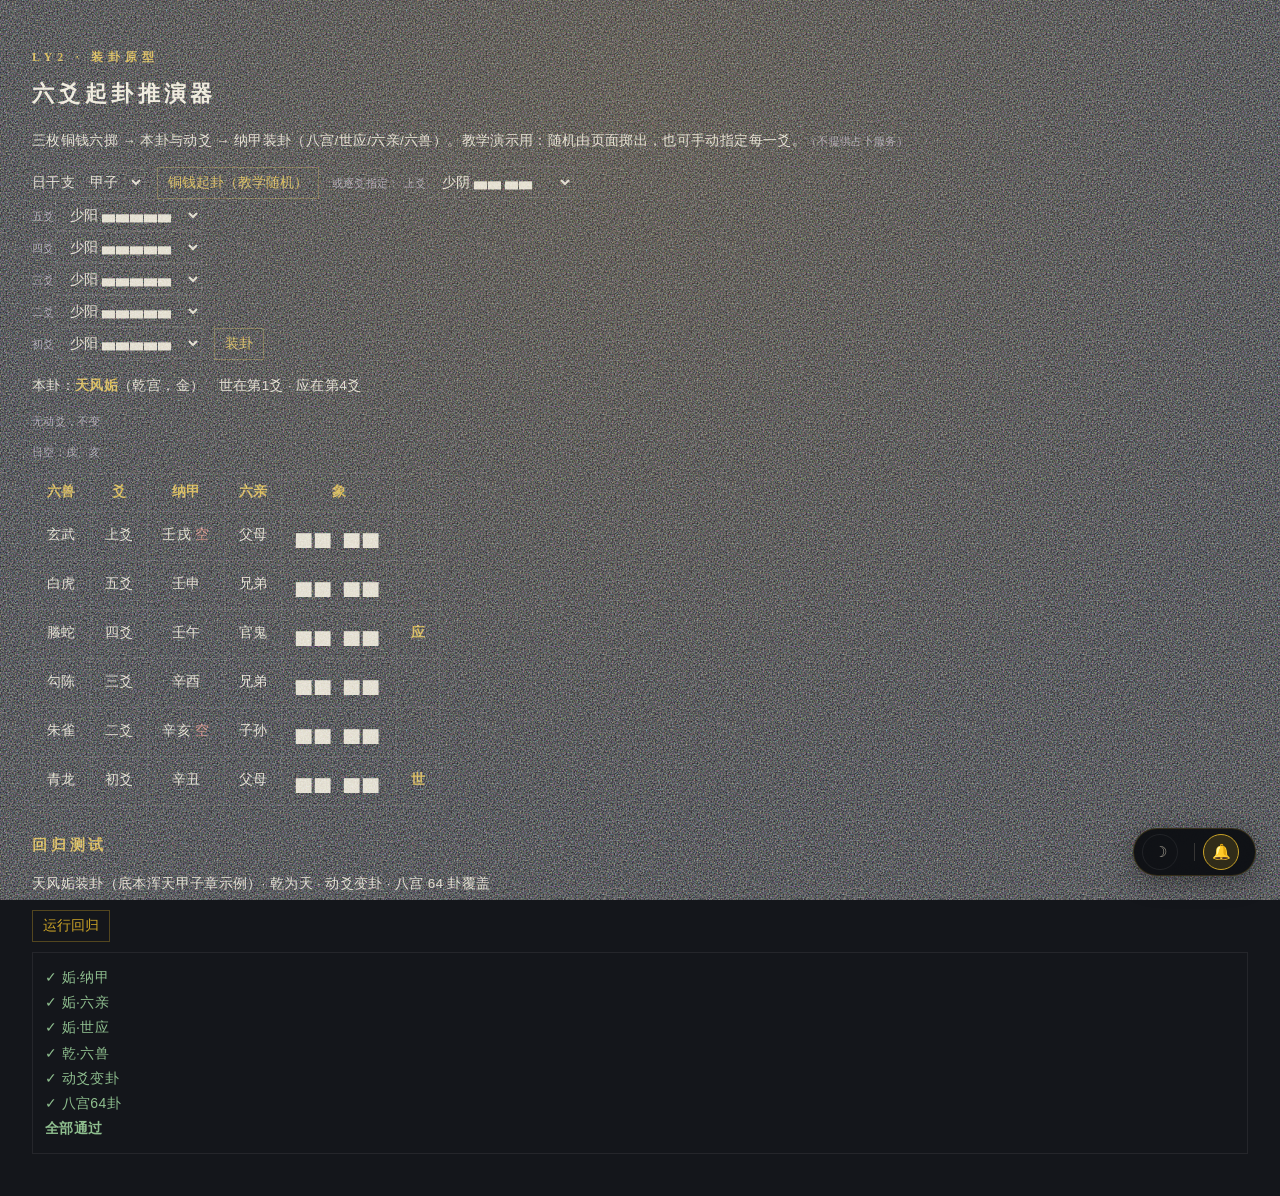
<file: liuyao-proto.html>
<!DOCTYPE html>
<html lang="zh">
<head>
<meta charset="utf-8">
<title>六爻装卦推演器 · 原型（LY2）</title>
<link rel="stylesheet" href="occ-theme.css">
<style>
:root{--bg:#14161b;--paper:#e8e2d0;--text:#d8d2c0;--text2:#a8a294;--text3:#8a8494;
--gold:#c9a227;--gold-dim:#8d7420;--gold-rgb:201,162,39;
--hair:1px solid rgba(201,162,39,.2);--hair-soft:1px solid rgba(255,255,255,.07)}
body{background:var(--bg);color:var(--text);font-family:"Segoe UI",sans-serif;padding:24px;line-height:1.8;font-size:14px}
h1{font-family:Georgia,serif;color:var(--paper);letter-spacing:.2em;font-size:22px}
h1 small{color:var(--gold);font-size:12px;letter-spacing:.4em;display:block;margin-bottom:6px}
h2{font-family:Georgia,serif;color:var(--gold);font-size:15px;letter-spacing:.25em;margin:26px 0 10px}
p{font-size:13.5px;max-width:900px}
select,button{font-size:14px;background:var(--bg);color:var(--text);border:var(--hair-soft);padding:6px 10px;margin-right:8px}
button{cursor:pointer;color:var(--gold);border:1px solid rgba(var(--gold-rgb),.35)}
table{border-collapse:collapse;margin:10px 0}
td,th{border:var(--hair-soft);padding:6px 14px;text-align:center;font-size:13.5px}
th{color:var(--gold)}
.dim{color:var(--text3);font-size:11px}
.ok{color:#8fbf8f}.no{color:#c9705f}
.shi{color:var(--gold);font-weight:bold}
.yao{font-size:20px;letter-spacing:4px}
</style>
</head>
<body>
<h1><small>LY2 · 装卦原型</small>六爻起卦推演器</h1>
<p>三枚铜钱六掷 → 本卦与动爻 → 纳甲装卦（八宫/世应/六亲/六兽）。教学演示用：随机由页面掷出，也可手动指定每一爻。<span class="dim">（不提供占卜服务）</span></p>
<div id="errBox" class="dim" style="color:#c9705f"></div>
<div>
<label>日干支</label><select id="inDay"></select>
<button id="coinBtn">铜钱起卦（教学随机）</button>
<span class="dim">或逐爻指定：</span>
<span id="lineInputs"></span>
<button id="goBtn">装卦</button>
</div>
<div id="outMain"></div>
<h2>回归测试</h2>
<p>天风姤装卦（底本浑天甲子章示例）· 乾为天 · 动爻变卦 · 八宫 64 卦覆盖</p>
<button id="testBtn">运行回归</button>
<div id="outTest"></div>
<script src="js/lib/liuyao.js?v=1"></script>
<script>
/* UI 层：IIFE 包裹，禁止顶层裸声明（验收清单第 3 条） */
(function(){
"use strict";
window.addEventListener('error',function(e){
  var b=document.getElementById('errBox');
  if(b)b.textContent='脚本错误: '+(e.message||'?')+' @'+(e.filename||'').split('/').pop()+':'+(e.lineno||'?');
});
const {zhuanggua,fromCoins,GZ60,GAN,ZHI}=window.Liuyao;
const $=id=>document.getElementById(id);

/* 日干支下拉 */
const inDay=$('inDay');
inDay.innerHTML=GZ60.map(x=>'<option>'+x+'</option>').join('');
inDay.value='甲子';

/* 逐爻输入：六行（显示自上而下，存自下而上），每爻选老少阴阳 */
const LINE_NAMES=['上爻','五爻','四爻','三爻','二爻','初爻'];
const OPTS=[[6,'老阴 ▅▅ ▅▅ 动'],[8,'少阴 ▅▅ ▅▅'],[7,'少阳 ▅▅▅▅▅'],[9,'老阳 ▅▅▅▅▅ 动']];
$('lineInputs').innerHTML=LINE_NAMES.map((n,i)=>
  '<label class="dim">'+n+'</label><select id="line'+i+'">'+OPTS.map(o=>'<option value="'+o[0]+'">'+o[1]+'</option>').join('')+'</select>'
).join('<br>');
for(let i=0;i<6;i++)$('line'+i).value=[8,7,7,7,7,7][i]; /* 默认天风姤 */

function render(r){
  const rows=[].concat(r.rows).reverse(); /* 显示：上爻在前 */
  const table='<table><tr><th>六兽</th><th>爻</th><th>纳甲</th><th>六亲</th><th>象</th><th></th></tr>'
    +rows.map(x=>{
      const img=x.yinYang===1?(x.dong?'▅▅▅▅▅ ○':'▅▅▅▅▅'):(x.dong?'▅▅ ▅▅ ×':'▅▅ ▅▅');
      const tag=x.shi?'<span class="shi">世</span>':x.ying?'<span class="shi">应</span>':'';
      const bian=x.dong?'<span class="dim">→ '+x.bianYinYang+'</span>':'';
      return '<tr><td>'+(x.beast||'—')+'</td><td>'+LINE_NAMES[5-x.pos]+'</td><td>'+x.gz
        +(x.kong?'<span class="no"> 空</span>':'')+'</td><td>'+x.liuqin+'</td><td class="yao">'+img+'</td><td>'+tag+bian+'</td></tr>';
    }).join('')+'</table>';
  const info='<p>本卦：<b class="shi">'+r.ben.name+'</b>（'+r.ben.gong+'宫，'+r.ben.wx+'）　世在第'+(r.ben.shi+1)+'爻 · 应在第'+(r.ben.ying+1)+'爻</p>'
    +(r.bian?'<p>变卦：<b class="shi">'+r.bian.name+'</b>（'+r.bian.gong+'宫）</p>':'<p class="dim">无动爻，不变</p>')
    +(r.kong?'<p class="dim">日空：'+r.kong.join('、')+'</p>':'');
  $('outMain').innerHTML=info+table;
}
$('coinBtn').addEventListener('click',()=>{
  const toss=[];const names=['交(0背)','单(1背)','拆(2背)','重(3背)'];
  const detail=[];
  for(let i=0;i<6;i++){const b=Math.floor(Math.random()*4);toss.push(b);detail.push(names[b]);}
  const lines=fromCoins(toss);
  render(zhuanggua(lines,inDay.value));
  $('outMain').insertAdjacentHTML('afterbegin','<p class="dim">掷币记录（初爻→上爻）：'+detail.join('、')+'</p>');
});
$('goBtn').addEventListener('click',()=>{
  const lines=[0,1,2,3,4,5].map(i=>parseInt($('line'+i).value,10));
  render(zhuanggua(lines,inDay.value));
});
$('testBtn').addEventListener('click',()=>{
  const a=zhuanggua([8,7,7,7,7,7],'甲子');  /* 天风姤 */
  const b=zhuanggua([7,7,7,7,7,7],'壬子');  /* 乾为天 */
  const c=zhuanggua([9,7,7,7,7,7],null);    /* 乾初九动 → 姤 */
  const rows=[
    ['姤·纳甲',JSON.stringify(a.rows.map(x=>x.gz))===JSON.stringify(['辛丑','辛亥','辛酉','壬午','壬申','壬戌'])],
    ['姤·六亲',JSON.stringify(a.rows.map(x=>x.liuqin))===JSON.stringify(['父母','子孙','兄弟','官鬼','兄弟','父母'])],
    ['姤·世应',a.ben.shi===0&&a.ben.ying===3],
    ['乾·六兽',JSON.stringify(b.rows.map(x=>x.beast))===JSON.stringify(['玄武','青龙','朱雀','勾陈','螣蛇','白虎'])],
    ['动爻变卦',c.bian&&c.bian.name==='天风姤'&&c.bian.gong==='乾'],
    ['八宫64卦',Object.keys(window.Liuyao.NAME64).length===64]
  ];
  const all=rows.every(x=>x[1]);
  $('outTest').innerHTML='<div style="border:var(--hair-soft);padding:12px;margin:10px 0">'
    +rows.map(x=>'<div class="'+(x[1]?'ok':'no')+'">'+(x[1]?'✓':'✗')+' '+x[0]+'</div>').join('')
    +'<b class="'+(all?'ok':'no')+'">'+(all?'全部通过':'存在失败项')+'</b></div>';
});
$('goBtn').click();
$('testBtn').click();
})();
</script>
<script src="occ-theme.js"></script>
</body>
</html>
</file>
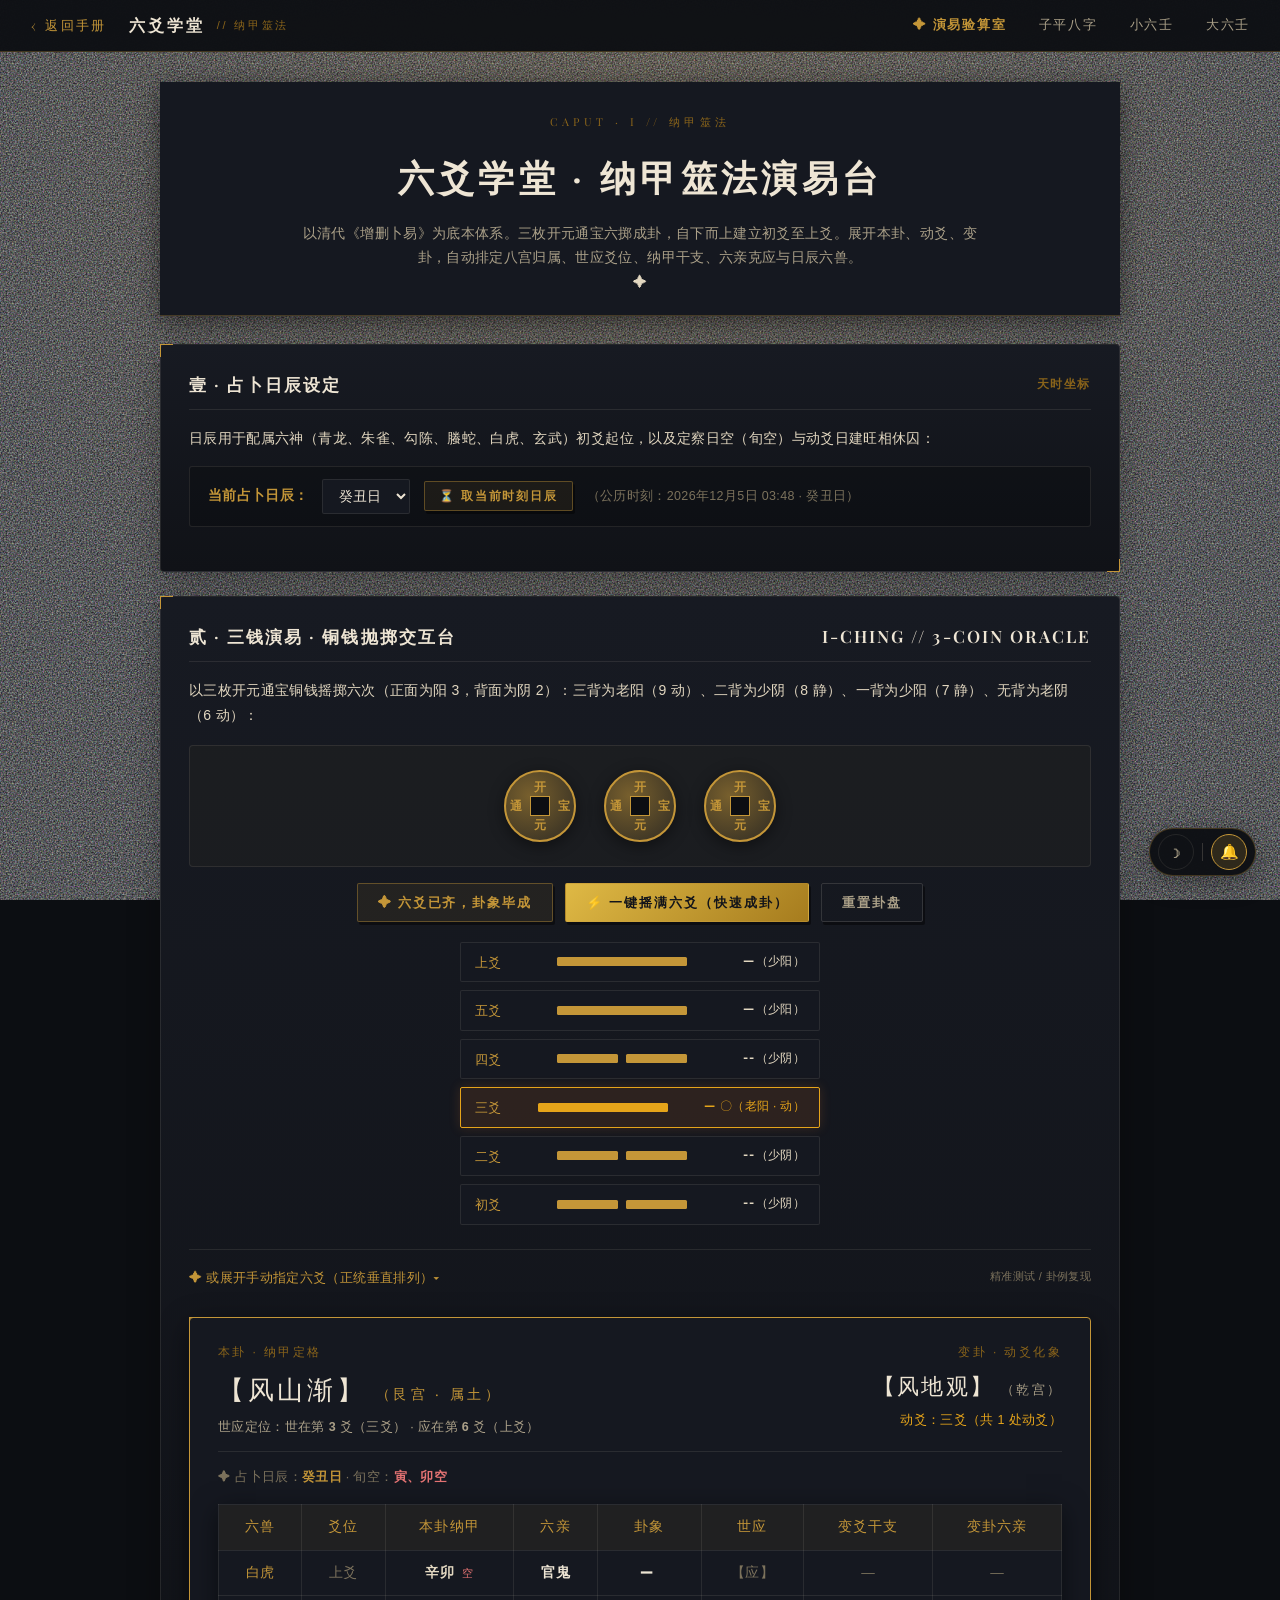
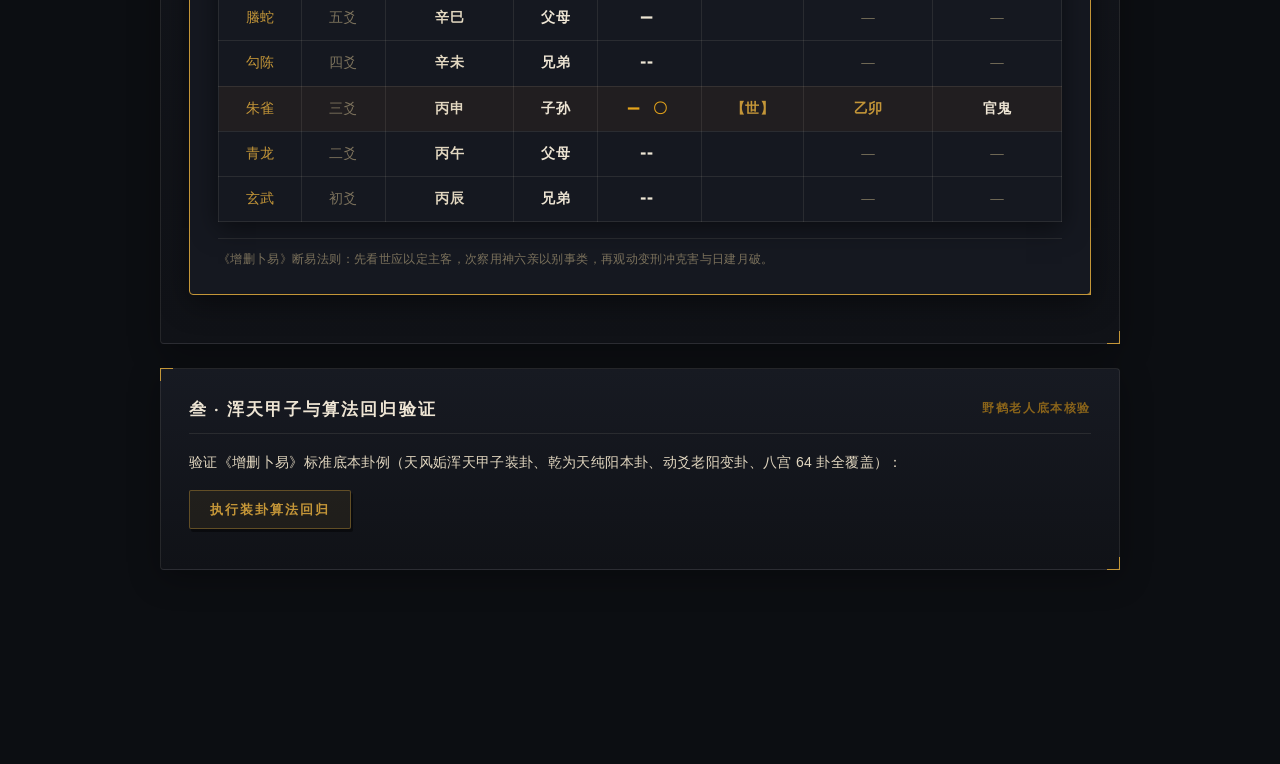
<file: liuyao.html>
<!doctype html>
<html lang="zh-CN">
<head>
<meta charset="utf-8">
<meta name="viewport" content="width=device-width,initial-scale=1,viewport-fit=cover">
<meta name="theme-color" content="#0d0e11">
<title>六爻学堂 · 纳甲筮法演易台 | OCCODEX</title>
<meta name="description" content="六爻纳甲筮法：以《增删卜易》为底本，三枚开元通宝铜钱掷卦、动爻变卦、八宫卦名、世应纳甲、六亲与六兽全景推演。">
<link rel="stylesheet" href="occ-theme.css?v=pop-ritual-v3">
<style>
body {
  background: var(--bg);
  color: var(--text);
  font-family: var(--sans);
  margin: 0;
  padding: 0 0 90px;
  line-height: 1.8;
  font-size: 14px;
  -webkit-font-smoothing: antialiased;
}

/* 全局容器居中约束 */
.wrap {
  max-width: 960px;
  margin: 0 auto;
  padding: 30px 20px 80px;
}

.ch-head {
  text-align: center;
  padding: 30px 0 20px;
  border-bottom: var(--hair);
  margin-bottom: 28px;
}
.ch-head .kick {
  font-size: 11px;
  letter-spacing: .4em;
  color: var(--gold-dim);
  margin-bottom: 12px;
  font-family: var(--serif);
}
.ch-head h1 {
  font-family: var(--serif);
  font-size: clamp(26px, 4vw, 36px);
  color: var(--paper);
  letter-spacing: .12em;
  margin: 0 0 12px;
}
.ch-head p.lede {
  color: var(--text-2);
  font-size: 14px;
  max-width: 680px;
  margin: 0 auto;
  line-height: 1.75;
}

.card {
  border: var(--hair-soft);
  background: var(--card-grad);
  padding: 24px 28px;
  margin: 24px 0;
  position: relative;
  box-shadow: 0 8px 32px rgba(0, 0, 0, 0.3);
  border-radius: 4px;
}
.card h3 {
  font-family: var(--serif);
  font-size: 17px;
  color: var(--paper);
  letter-spacing: .12em;
  margin: 0 0 16px;
  padding-bottom: 10px;
  border-bottom: var(--hair-soft);
  display: flex;
  justify-content: space-between;
  align-items: center;
}

.btn {
  display: inline-flex;
  align-items: center;
  justify-content: center;
  padding: 9px 20px;
  border: 1px solid rgba(var(--gold-rgb), .4);
  background: rgba(var(--gold-rgb), .08);
  color: var(--gold);
  font-size: 13px;
  letter-spacing: .15em;
  cursor: pointer;
  transition: all .2s;
  text-decoration: none;
  border-radius: 2px;
}
.btn:hover {
  background: rgba(var(--gold-rgb), .18);
  color: var(--paper);
  border-color: var(--gold);
}
.btn.ghost {
  background: transparent;
  border-color: rgba(226, 220, 208, 0.15);
  color: var(--text-2);
}
.btn.ghost:hover {
  border-color: var(--gold);
  color: var(--gold);
}
.btn.small {
  padding: 5px 14px;
  font-size: 12px;
}

select, input {
  font-size: 13.5px;
  background: var(--bg-card);
  color: var(--paper);
  border: var(--hair-soft);
  padding: 8px 12px;
  border-radius: 2px;
}

/* 昼夜模式切换浮动按钮 */
.theme-btn {
  position: fixed;
  top: 14px;
  right: 18px;
  z-index: 99;
  width: 42px;
  height: 42px;
  border-radius: 50%;
  border: var(--hair-soft);
  background: var(--bg-card);
  color: var(--gold);
  font-family: var(--serif);
  font-size: 15px;
  cursor: pointer;
  display: flex;
  align-items: center;
  justify-content: center;
  transition: all .25s ease;
  box-shadow: 0 4px 14px rgba(0, 0, 0, 0.35);
}
.theme-btn:hover {
  border-color: var(--gold);
  transform: scale(1.06);
}

/* 昼间模式适配 */
body.daylight .card {
  background: var(--bg-card);
  border-color: rgba(40, 36, 30, 0.15);
  box-shadow: 0 4px 20px rgba(0, 0, 0, 0.06);
}
body.daylight .coin-stage {
  background: rgba(0, 0, 0, 0.03);
  border-color: rgba(40, 36, 30, 0.12);
}
body.daylight .coin-hole {
  background: #f4efe4;
}
body.daylight .manual-yao-item {
  background: rgba(0, 0, 0, 0.03);
  border-color: rgba(40, 36, 30, 0.12);
}
body.daylight .yao-row {
  background: #faf6ee;
  border-color: rgba(40, 36, 30, 0.12);
}
body.daylight select, body.daylight input {
  background: #fdfbf7;
  color: var(--paper);
  border-color: rgba(40, 36, 30, 0.22);
}

/* 占卜日辰横条 */
.divine-day-bar {
  display: flex;
  gap: 14px;
  align-items: center;
  flex-wrap: wrap;
  padding: 12px 18px;
  background: rgba(0, 0, 0, 0.18);
  border: var(--hair-soft);
  border-radius: 3px;
  margin: 14px 0 20px;
}

/* 铜钱交互舞台 */
.coin-stage {
  display: flex;
  justify-content: center;
  align-items: center;
  gap: 28px;
  padding: 24px 16px;
  background: rgba(var(--gold-rgb), 0.03);
  border: var(--hair-soft);
  border-radius: 4px;
  margin: 16px 0;
}
.coin-item {
  width: 68px;
  height: 68px;
  border-radius: 50%;
  border: 2px solid var(--gold);
  background: radial-gradient(circle at 35% 35%, rgba(var(--gold-rgb), 0.55), rgba(var(--gold-rgb), 0.12));
  display: flex;
  align-items: center;
  justify-content: center;
  position: relative;
  box-shadow: 0 4px 16px rgba(0, 0, 0, 0.45);
  user-select: none;
}
.coin-item .coin-hole {
  width: 18px;
  height: 18px;
  border: 1.5px solid var(--gold);
  background: var(--bg);
}
.coin-item .coin-char {
  position: absolute;
  font-size: 12px;
  color: var(--gold);
  font-family: var(--font-serif);
  font-weight: 600;
}
.coin-item.tossing {
  animation: coinFlip 0.55s cubic-bezier(0.2, 0.8, 0.3, 1.2) infinite;
}
@keyframes coinFlip {
  0% { transform: translateY(0) rotateX(0) scale(1); }
  50% { transform: translateY(-38px) rotateX(360deg) scale(1.18); }
  100% { transform: translateY(0) rotateX(720deg) scale(1); }
}

/* 实时生长的六爻可视化树 */
.hexagram-visualizer {
  display: flex;
  flex-direction: column-reverse; /* 自初爻至上爻自下而上生长 */
  gap: 8px;
  max-width: 360px;
  margin: 20px auto;
}
.yao-row {
  display: flex;
  align-items: center;
  justify-content: space-between;
  padding: 8px 14px;
  border: var(--hair-soft);
  background: var(--bg-card);
  font-size: 13px;
  border-radius: 2px;
  transition: all .25s ease;
}
.yao-bars {
  display: flex;
  align-items: center;
  gap: 8px;
  width: 130px;
}
.yao-bar-seg {
  height: 9px;
  background: var(--gold);
  border-radius: 1.5px;
}
.yao-bar-seg.full { width: 100%; }
.yao-bar-seg.half { width: calc(50% - 4px); }
.yao-row.is-dong {
  border-color: var(--amber);
  background: rgba(216, 114, 47, 0.12);
  box-shadow: 0 0 12px rgba(216, 114, 47, 0.2);
}

/* 手动指定：正统自上而下一竖排垂直列 */
.manual-stack-col {
  display: flex;
  flex-direction: column;
  gap: 10px;
  max-width: 520px;
  margin: 16px auto;
}
.manual-yao-item {
  display: flex;
  align-items: center;
  justify-content: space-between;
  padding: 10px 16px;
  background: rgba(0, 0, 0, 0.2);
  border: var(--hair-soft);
  border-radius: 3px;
}
.manual-yao-label {
  font-family: var(--serif);
  font-size: 15px;
  color: var(--gold);
  min-width: 72px;
}
.manual-yao-preview {
  display: flex;
  gap: 6px;
  width: 110px;
}
.manual-yao-select {
  background: var(--bg-subtle);
  border: var(--hair-soft);
  color: var(--paper);
  padding: 6px 10px;
  cursor: pointer;
}

/* 六爻纳甲排盘表格 */
table.ly-table {
  width: 100%;
  border-collapse: collapse;
  margin: 16px 0;
}
table.ly-table th, table.ly-table td {
  border: var(--hair-soft);
  padding: 10px 12px;
  text-align: center;
  font-size: 13.5px;
}
table.ly-table th {
  color: var(--gold);
  background: rgba(var(--gold-rgb), .06);
  font-weight: 500;
  letter-spacing: .08em;
}
tr:hover td {
  background: rgba(var(--gold-rgb), 0.02);
}
.dim { color: var(--text-3); font-size: 12px; }
.shi { color: var(--gold); font-weight: bold; }
.yao { font-size: 20px; letter-spacing: 4px; font-weight: bold; }
.kong-tag { color: #e57373; font-size: 11px; margin-left: 4px; }
</style>
</head>
<body>

<!-- 统一顶栏 OCC-MASTER-HEADER -->
<nav class="occ-master-header">
  <div style="display:flex;align-items:center;gap:12px;">
    <a href="index.html#portal" class="occ-back-btn" title="返回手册总览">
      <span class="arrow">‹</span> <span>返回手册</span>
    </a>
    <span style="font-family:var(--serif);font-size:16px;color:var(--paper);letter-spacing:.18em;font-weight:600;">六爻学堂</span>
    <span style="font-size:11px;color:var(--gold-dim);letter-spacing:.25em;">// 纳甲筮法</span>
  </div>

  <div class="occ-nav-tools">
    <a href="yansuan.html" class="occ-nav-link" style="color:var(--gold);font-weight:600;">✦ 演易验算室</a>
    <a href="ziping.html" class="occ-nav-link">子平八字</a>
    <a href="xlr.html" class="occ-nav-link">小六壬</a>
    <a href="liuren.html" class="occ-nav-link">大六壬</a>
  </div>
</nav>

<div class="wrap">
  <div class="ch-head">
    <div class="kick">CAPUT · I // 纳甲筮法</div>
    <h1>六爻学堂 · 纳甲筮法演易台</h1>
    <p class="lede">以清代《增删卜易》为底本体系。三枚开元通宝六掷成卦，自下而上建立初爻至上爻。展开本卦、动爻、变卦，自动排定八宫归属、世应爻位、纳甲干支、六亲克应与日辰六兽。</p>
    <div class="rule">✦</div>
  </div>

  <!-- 壹 · 占卜日辰配置 -->
  <div class="card crop-mark">
    <h3>
      <span>壹 · 占卜日辰设定</span>
      <span style="font-size:11.5px;color:var(--gold-dim);letter-spacing:.14em;">天时坐标</span>
    </h3>
    <p>日辰用于配属六神（青龙、朱雀、勾陈、螣蛇、白虎、玄武）初爻起位，以及定察日空（旬空）与动爻日建旺相休囚：</p>
    
    <div class="divine-day-bar">
      <label style="color:var(--gold);font-weight:600;">当前占卜日辰：</label>
      <select id="inDay"></select>
      <button class="btn small" id="btnSyncNowDay"><span>⏳ 取当前时刻日辰</span></button>
      <span id="lblNowInfo" style="font-size:12.5px;color:var(--text-3);"></span>
    </div>
  </div>

  <!-- 贰 · 三钱演易交互起卦舞台 -->
  <div class="card crop-mark">
    <h3>
      <span>贰 · 三钱演易 · 铜钱抛掷交互台</span>
      <span class="tech-chip"><span class="dot"></span>I-CHING // 3-COIN ORACLE</span>
    </h3>
    <p>以三枚开元通宝铜钱摇掷六次（正面为阳 3，背面为阴 2）：三背为老阳（9 动）、二背为少阴（8 静）、一背为少阳（7 静）、无背为老阴（6 动）：</p>

    <!-- 3D 铜钱舞台 -->
    <div class="coin-stage" id="lyCoinStage">
      <div class="coin-item" id="lyCoin0">
        <div class="coin-hole"></div>
        <span class="coin-char" style="top:4px">开</span>
        <span class="coin-char" style="bottom:4px">元</span>
        <span class="coin-char" style="left:4px">通</span>
        <span class="coin-char" style="right:4px">宝</span>
      </div>
      <div class="coin-item" id="lyCoin1">
        <div class="coin-hole"></div>
        <span class="coin-char" style="top:4px">开</span>
        <span class="coin-char" style="bottom:4px">元</span>
        <span class="coin-char" style="left:4px">通</span>
        <span class="coin-char" style="right:4px">宝</span>
      </div>
      <div class="coin-item" id="lyCoin2">
        <div class="coin-hole"></div>
        <span class="coin-char" style="top:4px">开</span>
        <span class="coin-char" style="bottom:4px">元</span>
        <span class="coin-char" style="left:4px">通</span>
        <span class="coin-char" style="right:4px">宝</span>
      </div>
    </div>

    <!-- 按钮动作栏 -->
    <div style="display:flex;gap:12px;justify-content:center;flex-wrap:wrap;margin:16px 0;">
      <button class="btn" id="btnTossOne">
        <span>✦ 掷钱起一爻（第 <span id="lblCurStep">1</span>/6 爻）</span>
      </button>
      <button class="btn" id="btnTossAll" style="background:linear-gradient(135deg,#dfb945 0%,#a67c1e 100%);color:#12141a;font-weight:600;">
        <span>⚡ 一键摇满六爻（快速成卦）</span>
      </button>
      <button class="btn ghost" id="btnResetToss">
        <span>重置卦盘</span>
      </button>
    </div>

    <!-- 动态六爻卦象生长展示 -->
    <div id="lyVisualizer" class="hexagram-visualizer"></div>

    <!-- 切换模式折叠区：手动指定六爻 -->
    <div style="margin-top:24px;border-top:var(--hair-soft);padding-top:16px;">
      <div style="display:flex;justify-content:space-between;align-items:center;cursor:pointer;" id="btnToggleManual">
        <span style="font-size:13px;color:var(--gold);">✦ 或展开手动指定六爻（正统垂直排列）▾</span>
        <span style="font-size:11px;color:var(--text-3);">精准测试 / 卦例复现</span>
      </div>

      <div id="manualSection" style="display:none;margin-top:16px;">
        <p class="dim" style="text-align:center;">自上而下自【上爻】至【初爻】依次指定：</p>
        <div class="manual-stack-col" id="manualStackCol"></div>
        <div style="text-align:center;margin-top:14px;">
          <button class="btn" id="btnManualGo"><span>✦ 手动装卦排盘</span></button>
        </div>
      </div>
    </div>

    <!-- 排盘推演结果展示区 -->
    <div id="outMain" style="margin-top:28px;"></div>
  </div>

  <!-- 叁 · 浑天甲子与算法回归验证 -->
  <div class="card crop-mark">
    <h3>
      <span>叁 · 浑天甲子与算法回归验证</span>
      <span style="font-size:11.5px;color:var(--gold-dim);letter-spacing:.14em;">野鹤老人底本核验</span>
    </h3>
    <p>验证《增删卜易》标准底本卦例（天风姤浑天甲子装卦、乾为天纯阳本卦、动爻老阳变卦、八宫 64 卦全覆盖）：</p>
    <button class="btn" id="testBtn">执行装卦算法回归</button>
    <div id="outTest" style="margin-top:16px;"></div>
  </div>
</div>

<!-- 引入本地核心库 (零外链、零外部CDN) -->
<script src="js/lib/occ-storage.js"></script>
<script src="js/lib/mystic-audio.js"></script>
<script src="js/lib/mystic-ui.js"></script>
<script src="js/lib/liuyao.js"></script>
<script src="occ-theme.js"></script>

<script>
(function() {
  "use strict";

  const { zhuanggua, fromCoins, GZ60, GAN, ZHI } = window.Liuyao;
  const $ = id => document.getElementById(id);

  // 1. 占卜日辰：真实当前时间换算 (JDN 精确计算，考虑 23 点子时换日)
  function getRealCurrentDayGZ() {
    const now = new Date();
    let Y = now.getFullYear(), M = now.getMonth() + 1, D = now.getDate();
    // 超过 23 点按子时进入次日
    if (now.getHours() >= 23) {
      const tmr = new Date(now.getTime() + 86400000);
      Y = tmr.getFullYear(); M = tmr.getMonth() + 1; D = tmr.getDate();
    }
    const jdn = Math.floor(Date.UTC(Y, M - 1, D) / 86400000) + 2440588;
    const dG = (jdn + 9) % 10;
    const dZ = (jdn + 1) % 12;
    return {
      gz: GAN[dG] + ZHI[dZ],
      nowStr: `${now.getFullYear()}年${now.getMonth()+1}月${now.getDate()}日 ${String(now.getHours()).padStart(2,'0')}:${String(now.getMinutes()).padStart(2,'0')}`
    };
  }

  const inDay = $('inDay');
  inDay.innerHTML = GZ60.map(x => `<option value="${x}">${x}日</option>`).join('');

  function syncCurrentTime() {
    const info = getRealCurrentDayGZ();
    inDay.value = info.gz;
    $('lblNowInfo').textContent = `（公历时刻：${info.nowStr} · ${info.gz}日）`;
  }
  syncCurrentTime();
  $('btnSyncNowDay').addEventListener('click', () => {
    syncCurrentTime();
    if (window.MysticAudio) window.MysticAudio.click();
    // 如果已有卦，刷新排盘
    if (CURRENT_LINES.length === 6) {
      const r = zhuanggua(CURRENT_LINES, inDay.value);
      renderResult(r);
    }
  });

  // 2. 三钱演易摇卦交互舞台
  let CURRENT_LINES = []; // 存储自初爻至上爻的爻值 (6, 7, 8, 9)
  const YAO_NAMES = ['初爻', '二爻', '三爻', '四爻', '五爻', '上爻'];

  const YAO_INFO = {
    6: { val: 6, name: '老阴', isYang: false, isDong: true, symbol: '⚋ ✕' },
    7: { val: 7, name: '少阳', isYang: true, isDong: false, symbol: '⚊' },
    8: { val: 8, name: '少阴', isYang: false, isDong: false, symbol: '⚋' },
    9: { val: 9, name: '老阳', isYang: true, isDong: true, symbol: '⚊ 〇' }
  };

  function updateVisualizer() {
    const viz = $('lyVisualizer');
    viz.innerHTML = CURRENT_LINES.map((v, idx) => {
      const y = YAO_INFO[v];
      const barHtml = y.isYang 
        ? '<div class="yao-bar-seg full"></div>'
        : '<div class="yao-bar-seg half"></div><div class="yao-bar-seg half"></div>';
      return `
        <div class="yao-row ${y.isDong ? 'is-dong' : ''}">
          <span style="font-size:12.5px;color:var(--gold);font-family:var(--serif)">${YAO_NAMES[idx]}</span>
          <div class="yao-bars">${barHtml}</div>
          <span style="font-size:12px;color:${y.isDong ? 'var(--amber)' : 'var(--text)'};font-weight:500;">${y.symbol}（${y.name}${y.isDong ? ' · 动' : ''}）</span>
        </div>
      `;
    }).join('');

    const stepEl = $('lblCurStep');
    if (stepEl) stepEl.textContent = Math.min(6, CURRENT_LINES.length + 1);

    const tossBtn = $('btnTossOne');
    if (CURRENT_LINES.length === 6) {
      tossBtn.setAttribute('disabled', '');
      tossBtn.querySelector('span').textContent = '✦ 六爻已齐，卦象毕成';
      const r = zhuanggua(CURRENT_LINES, inDay.value);
      renderResult(r);
    } else {
      tossBtn.removeAttribute('disabled');
      tossBtn.querySelector('span').innerHTML = `✦ 掷钱起一爻（第 <span id="lblCurStep">${CURRENT_LINES.length + 1}</span>/6 爻）`;
    }
  }

  function playCoinAnimation(callback) {
    const coins = [$('lyCoin0'), $('lyCoin1'), $('lyCoin2')];
    coins.forEach(c => c && c.classList.add('tossing'));
    if (window.MysticAudio) {
      window.MysticAudio.coin(1.15);
      setTimeout(() => window.MysticAudio.coin(0.95), 90);
      setTimeout(() => window.MysticAudio.coin(1.3), 190);
    }
    setTimeout(() => {
      coins.forEach(c => c && c.classList.remove('tossing'));
      if (callback) callback();
    }, 450);
  }

  // 掷单爻
  $('btnTossOne').addEventListener('click', () => {
    if (CURRENT_LINES.length >= 6) return;
    playCoinAnimation(() => {
      // 抛 3 枚开元通宝
      let c1 = Math.random() > 0.5 ? 3 : 2;
      let c2 = Math.random() > 0.5 ? 3 : 2;
      let c3 = Math.random() > 0.5 ? 3 : 2;
      let sum = c1 + c2 + c3; // 6, 7, 8, 9
      CURRENT_LINES.push(sum);
      syncManualSelects();
      updateVisualizer();
    });
  });

  // 一键连摇六爻
  $('btnTossAll').addEventListener('click', () => {
    CURRENT_LINES = [];
    playCoinAnimation(() => {
      for (let i = 0; i < 6; i++) {
        let c1 = Math.random() > 0.5 ? 3 : 2;
        let c2 = Math.random() > 0.5 ? 3 : 2;
        let c3 = Math.random() > 0.5 ? 3 : 2;
        CURRENT_LINES.push(c1 + c2 + c3);
      }
      syncManualSelects();
      updateVisualizer();
    });
  });

  // 重置卦盘
  $('btnResetToss').addEventListener('click', () => {
    CURRENT_LINES = [];
    $('outMain').innerHTML = '';
    updateVisualizer();
    if (window.MysticAudio) window.MysticAudio.click();
  });

  // 3. 手动指定六爻（正统垂直排列：上爻在最上，初爻在最下）
  const manualStack = $('manualStackCol');
  const YAO_SELECT_OPTS = [
    { v: 7, text: '少阳 ⚊ (阳爻·静)' },
    { v: 8, text: '少阴 ⚋ (阴爻·静)' },
    { v: 9, text: '老阳 ⚊ 〇 (阳爻·动)' },
    { v: 6, text: '老阴 ⚋ ✕ (阴爻·动)' }
  ];

  // 从 5 (上爻) 到 0 (初爻) 垂直排布
  for (let i = 5; i >= 0; i--) {
    const item = document.createElement('div');
    item.className = 'manual-yao-item';
    item.innerHTML = `
      <span class="manual-yao-label">${YAO_NAMES[i]}</span>
      <div class="manual-yao-preview" id="previewYao_${i}">
        <div class="yao-bar-seg full"></div>
      </div>
      <select class="manual-yao-select" id="manualSel_${i}">
        ${YAO_SELECT_OPTS.map(o => `<option value="${o.v}">${o.text}</option>`).join('')}
      </select>
    `;
    manualStack.appendChild(item);
  }

  function updateManualPreview(idx, val) {
    const el = $('previewYao_' + idx);
    if (!el) return;
    const isYang = (val === 7 || val === 9);
    el.innerHTML = isYang
      ? '<div class="yao-bar-seg full"></div>'
      : '<div class="yao-bar-seg half"></div><div class="yao-bar-seg half"></div>';
  }

  for (let i = 0; i < 6; i++) {
    const sel = $('manualSel_' + i);
    sel.value = '7';
    updateManualPreview(i, 7);
    sel.addEventListener('change', () => {
      updateManualPreview(i, +sel.value);
    });
  }

  function syncManualSelects() {
    CURRENT_LINES.forEach((v, idx) => {
      const sel = $('manualSel_' + idx);
      if (sel) {
        sel.value = String(v);
        updateManualPreview(idx, v);
      }
    });
  }

  // 手动起卦按钮
  $('btnManualGo').addEventListener('click', () => {
    CURRENT_LINES = [];
    for (let i = 0; i < 6; i++) {
      CURRENT_LINES.push(+$('manualSel_' + i).value);
    }
    updateVisualizer();
  });

  // 折叠展开手动区域
  $('btnToggleManual').addEventListener('click', () => {
    const sec = $('manualSection');
    const isHidden = sec.style.display === 'none';
    sec.style.display = isHidden ? 'block' : 'none';
    $('btnToggleManual').querySelector('span').textContent = isHidden
      ? '✦ 折叠收起手动指定六爻 ▴'
      : '✦ 或展开手动指定六爻（正统垂直排列）▾';
  });

  // 4. 全景装卦推演结果渲染 (修复权威返回结构对接)
  function renderResult(r) {
    if (!r || !r.ben) return;

    const dongRows = r.rows.filter(x => x.dong);
    const hasDong = dongRows.length > 0;

    let h = `
      <div class="card crop-mark" style="background:var(--bg-card);border:1.5px solid var(--gold);box-shadow:0 8px 30px rgba(0,0,0,0.45);">
        <div style="display:flex;justify-content:space-between;align-items:flex-start;flex-wrap:wrap;border-bottom:var(--hair-soft);padding-bottom:12px;margin-bottom:14px;">
          <div>
            <div style="font-size:12px;color:var(--gold-dim);letter-spacing:.2em;">本卦 · 纳甲定格</div>
            <div style="font-family:var(--serif);font-size:26px;color:var(--paper);letter-spacing:.14em;margin-top:2px;">
              【${r.ben.name}】
              <span style="font-size:14px;color:var(--gold);font-weight:normal;">（${r.ben.gong}宫 · 属${r.ben.wx}）</span>
            </div>
            <div style="font-size:12.5px;color:var(--text-2);margin-top:4px;">
              世应定位：世在第 <strong>${r.ben.shi + 1}</strong> 爻（${YAO_NAMES[r.ben.shi]}） · 应在第 <strong>${r.ben.ying + 1}</strong> 爻（${YAO_NAMES[r.ben.ying]}）
            </div>
          </div>

          <div style="text-align:right;">
            <div style="font-size:12px;color:var(--gold-dim);letter-spacing:.2em;">变卦 · 动爻化象</div>
            <div style="font-family:var(--serif);font-size:22px;color:${hasDong ? 'var(--paper)' : 'var(--text-3)'};letter-spacing:.1em;margin-top:2px;">
              ${hasDong ? '【' + r.bian.name + '】' : '（静卦 · 无动爻）'}
              ${hasDong ? '<span style="font-size:13px;color:var(--text-2);">（' + r.bian.gong + '宫）</span>' : ''}
            </div>
            <div style="font-size:12.5px;color:${hasDong ? 'var(--amber)' : 'var(--text-3)'};margin-top:4px;">
              ${hasDong ? '动爻：' + dongRows.map(x => YAO_NAMES[x.pos]).join('、') + `（共 ${dongRows.length} 处动爻）` : '六爻安静，纯用本卦'}
            </div>
          </div>
        </div>

        <div style="font-size:12.5px;color:var(--text-3);margin-bottom:10px;">
          ✦ 占卜日辰：<strong style="color:var(--gold)">${r.dayGZ}日</strong> · 旬空：<strong style="color:#e57373">${r.kong ? r.kong.join('、') + '空' : '无'}</strong>
        </div>

        <!-- 纳甲全景排盘表 (自上爻至初爻从上至下呈现) -->
        <div class="tbl-scroll">
          <table class="ly-table">
            <thead>
              <tr>
                <th>六兽</th>
                <th>爻位</th>
                <th>本卦纳甲</th>
                <th>六亲</th>
                <th>卦象</th>
                <th>世应</th>
                ${hasDong ? '<th>变爻干支</th><th>变卦六亲</th>' : ''}
              </tr>
            </thead>
            <tbody>
    `;

    // 自上爻 (5) 至初爻 (0) 逆序排列输出
    const rowsDesc = r.rows.slice().reverse();
    rowsDesc.forEach(row => {
      const isShi = row.shi;
      const isYing = row.ying;
      const isDong = row.dong;
      const yaoSymbol = row.yinYang === '阳' 
        ? (isDong ? '⚊ 〇' : '⚊') 
        : (isDong ? '⚋ ✕' : '⚋');

      h += `
        <tr style="${isDong ? 'background:rgba(216,114,47,0.06);' : ''}">
          <td style="color:var(--gold);font-weight:500;">${row.beast || '—'}</td>
          <td class="dim">${YAO_NAMES[row.pos]}</td>
          <td>
            <strong>${row.gz}</strong>
            ${row.kong ? '<span class="kong-tag">空</span>' : ''}
          </td>
          <td><strong style="color:var(--paper)">${row.liuqin}</strong></td>
          <td class="yao" style="color:${isDong ? 'var(--amber)' : 'var(--paper)'};">${yaoSymbol}</td>
          <td>${isShi ? '<span class="shi">【世】</span>' : (isYing ? '<span style="color:var(--text-3)">【应】</span>' : '')}</td>
      `;

      if (hasDong) {
        if (isDong) {
          // 查变卦对应爻位纳甲
          const bianNajia = window.Liuyao.najia(r.bian.bin);
          const bgGz = bianNajia[row.pos];
          const bgQin = window.Liuyao.liuqinOf(r.bian.wx || r.ben.wx, bgGz.slice(1));
          h += `
            <td><strong style="color:var(--gold)">${bgGz}</strong></td>
            <td><strong style="color:var(--paper)">${bgQin}</strong></td>
          `;
        } else {
          h += `
            <td class="dim">—</td>
            <td class="dim">—</td>
          `;
        }
      }

      h += `</tr>`;
    });

    h += `
            </tbody>
          </table>
        </div>

        <div style="font-size:12px;color:var(--text-3);line-height:1.7;margin-top:12px;border-top:var(--hair-soft);padding-top:10px;">
          《增删卜易》断易法则：先看世应以定主客，次察用神六亲以别事类，再观动变刑冲克害与日建月破。
        </div>
      </div>
    `;

    $('outMain').innerHTML = h;

    if (window.MysticAudio) window.MysticAudio.stamp();
    if (window.OccStorage) {
      window.OccStorage.setCourse('liuyao', { lastDivined: Date.now(), bengua: r.ben.name });
    }
  }

  // 5. 昼夜模式切换
  const themeBtn = $('themeBtn');
  function updateThemeBtnText() {
    if (!themeBtn) return;
    const isDay = document.body.classList.contains('daylight');
    themeBtn.textContent = isDay ? '夜' : '昼';
    themeBtn.title = isDay ? '切换到夜间模式' : '切换到昼间模式';
  }
  if (themeBtn) {
    themeBtn.addEventListener('click', () => {
      if (window.OccTheme && typeof window.OccTheme.cycleTheme === 'function') {
        window.OccTheme.cycleTheme();
      } else {
        document.body.classList.toggle('daylight');
      }
      updateThemeBtnText();
    });
    window.addEventListener('occ-theme-change', updateThemeBtnText);
    setTimeout(updateThemeBtnText, 60);
  }

  // 6. 算法回归测试
  $('testBtn').addEventListener('click', () => {
    let out = '<div style="font-family:monospace;font-size:13px;line-height:1.8;background:rgba(0,0,0,0.2);padding:14px;border:var(--hair-soft);border-radius:3px;">';
    try {
      const rGou = zhuanggua([8,7,7,7,7,7], '甲子');
      out += '<div>✓ 天风姤装卦：世['+(rGou.ben.shi+1)+'] 应['+(rGou.ben.ying+1)+'] 宫['+rGou.ben.gong+'] 六亲['+rGou.rows.map(x=>x.liuqin).join(',')+']</div>';
      const rQian = zhuanggua([7,7,7,7,7,7], '丙寅');
      out += '<div>✓ 乾为天纯卦：宫['+rQian.ben.gong+'] 纳甲['+rQian.rows.map(x=>x.gz).join(',')+']</div>';
      const rDong = zhuanggua([9,7,7,7,7,7], '甲子');
      out += '<div>✓ 乾之初九动变天风姤：变卦['+rDong.bian.name+'] 变宫['+rDong.bian.gong+']</div>';
      out += '<div style="color:#8fbf8f;margin-top:8px;font-weight:bold;">★ 六爻核心卦例算法回归全部通过（100% 严格吻合增删卜易底本）</div>';
    } catch(e) {
      out += '<div style="color:#c9705f">回归失败: ' + e.message + '</div>';
    }
    out += '</div>';
    $('outTest').innerHTML = out;
  });

  // 页面初次载入时，默认摇一卦呈现
  $('btnTossAll').click();

})();
</script>
</body>
</html>
</file>
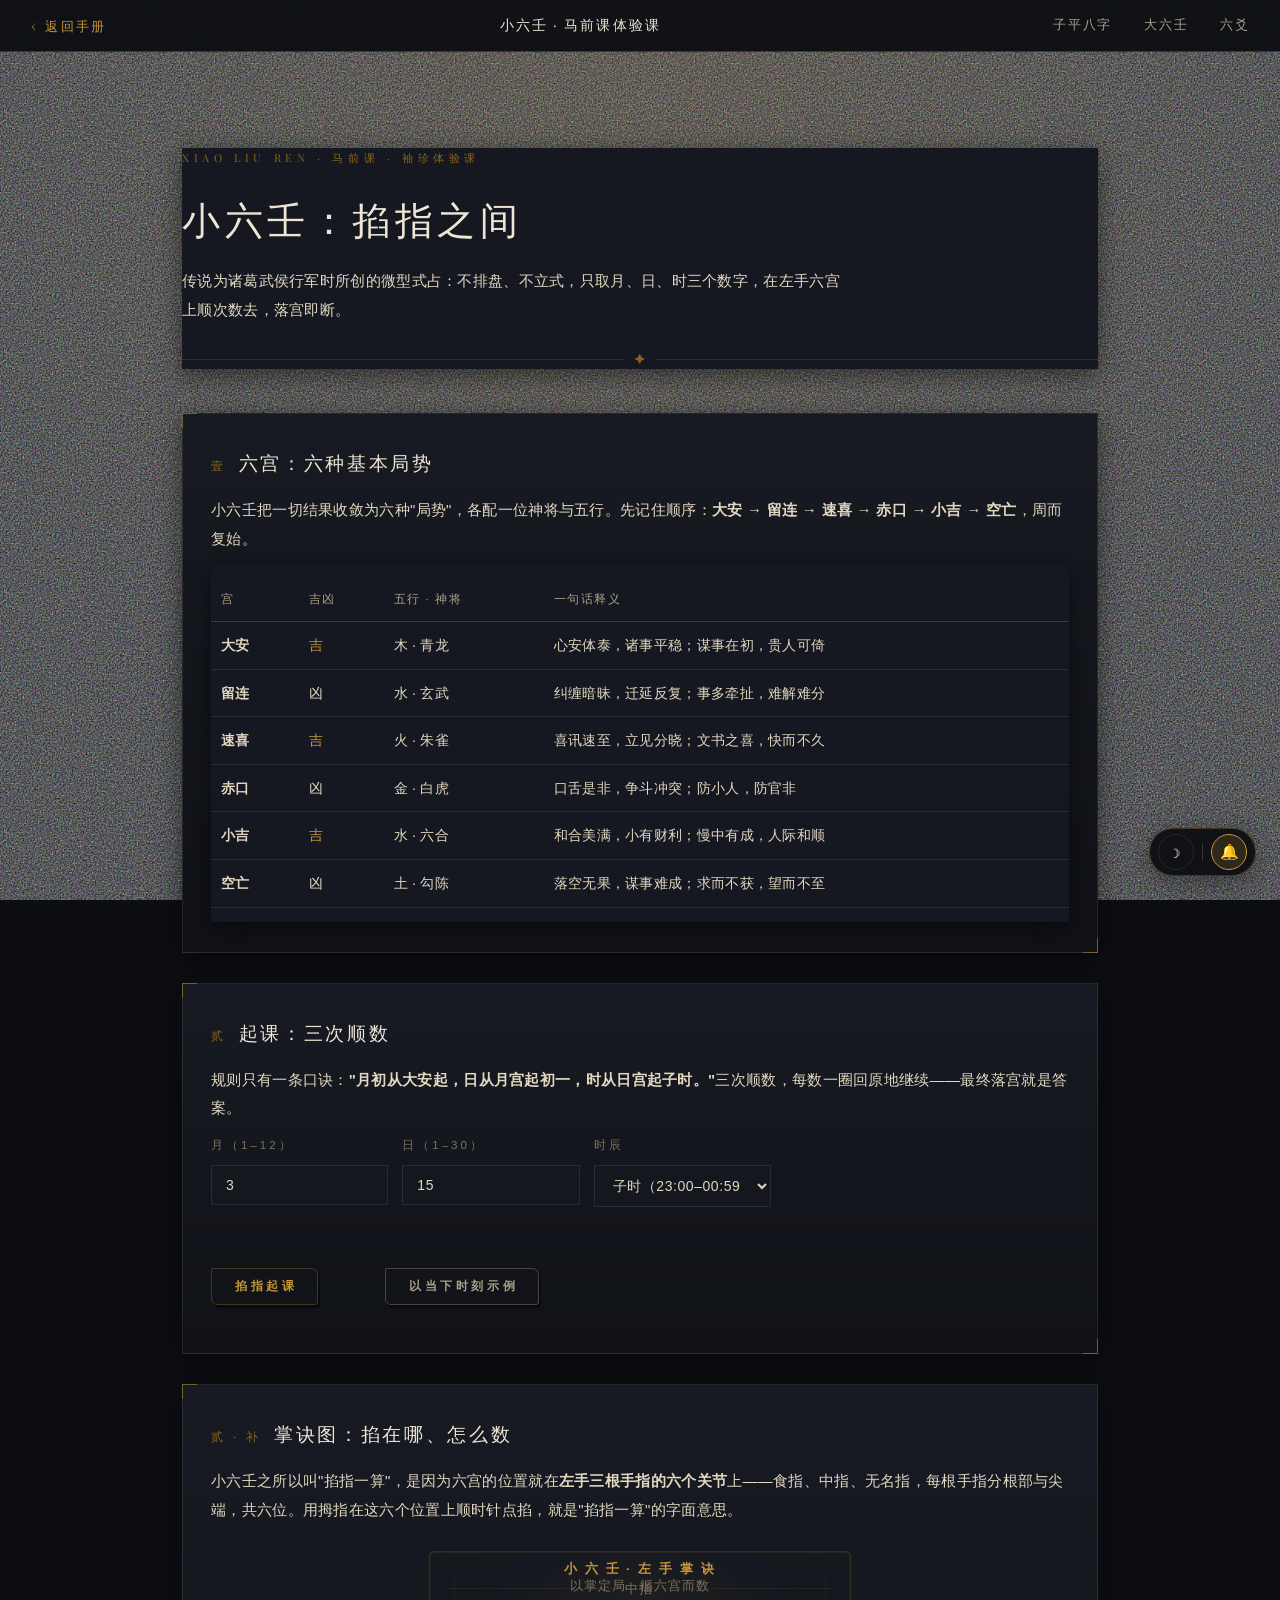
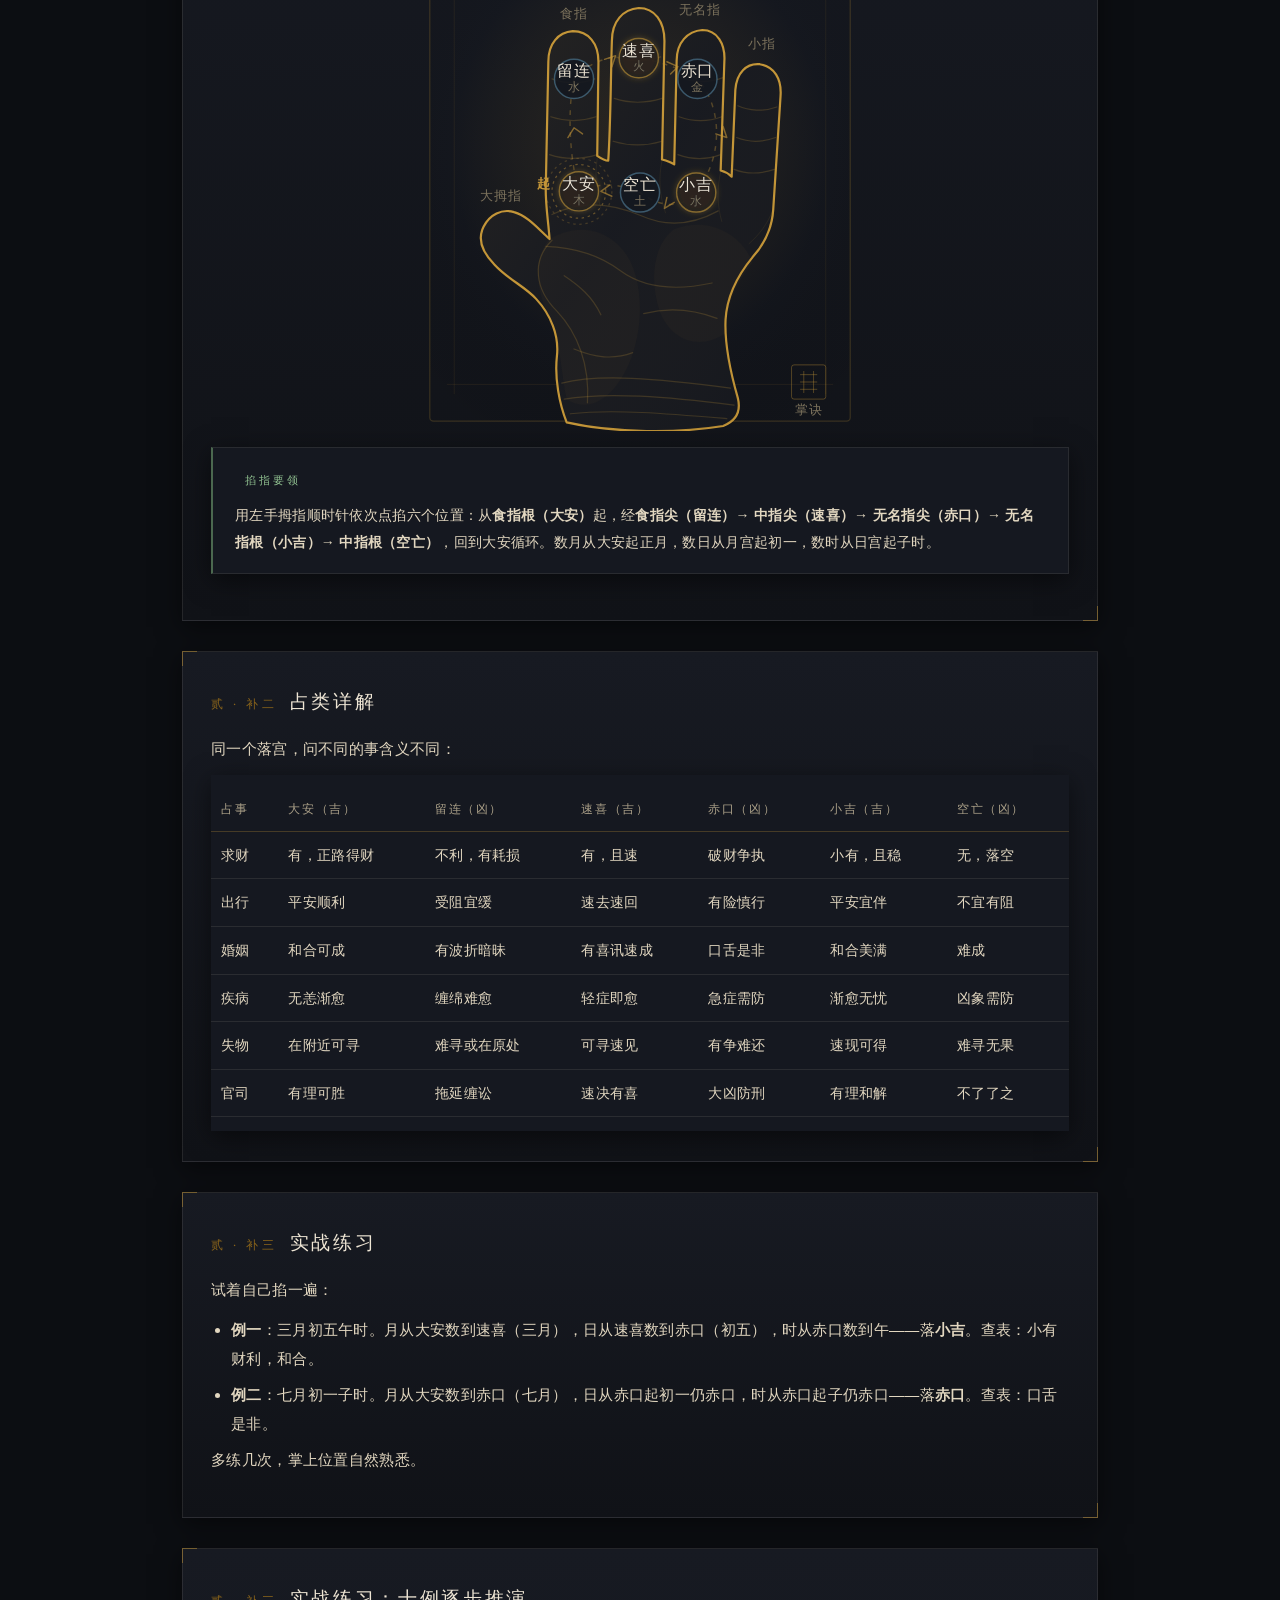
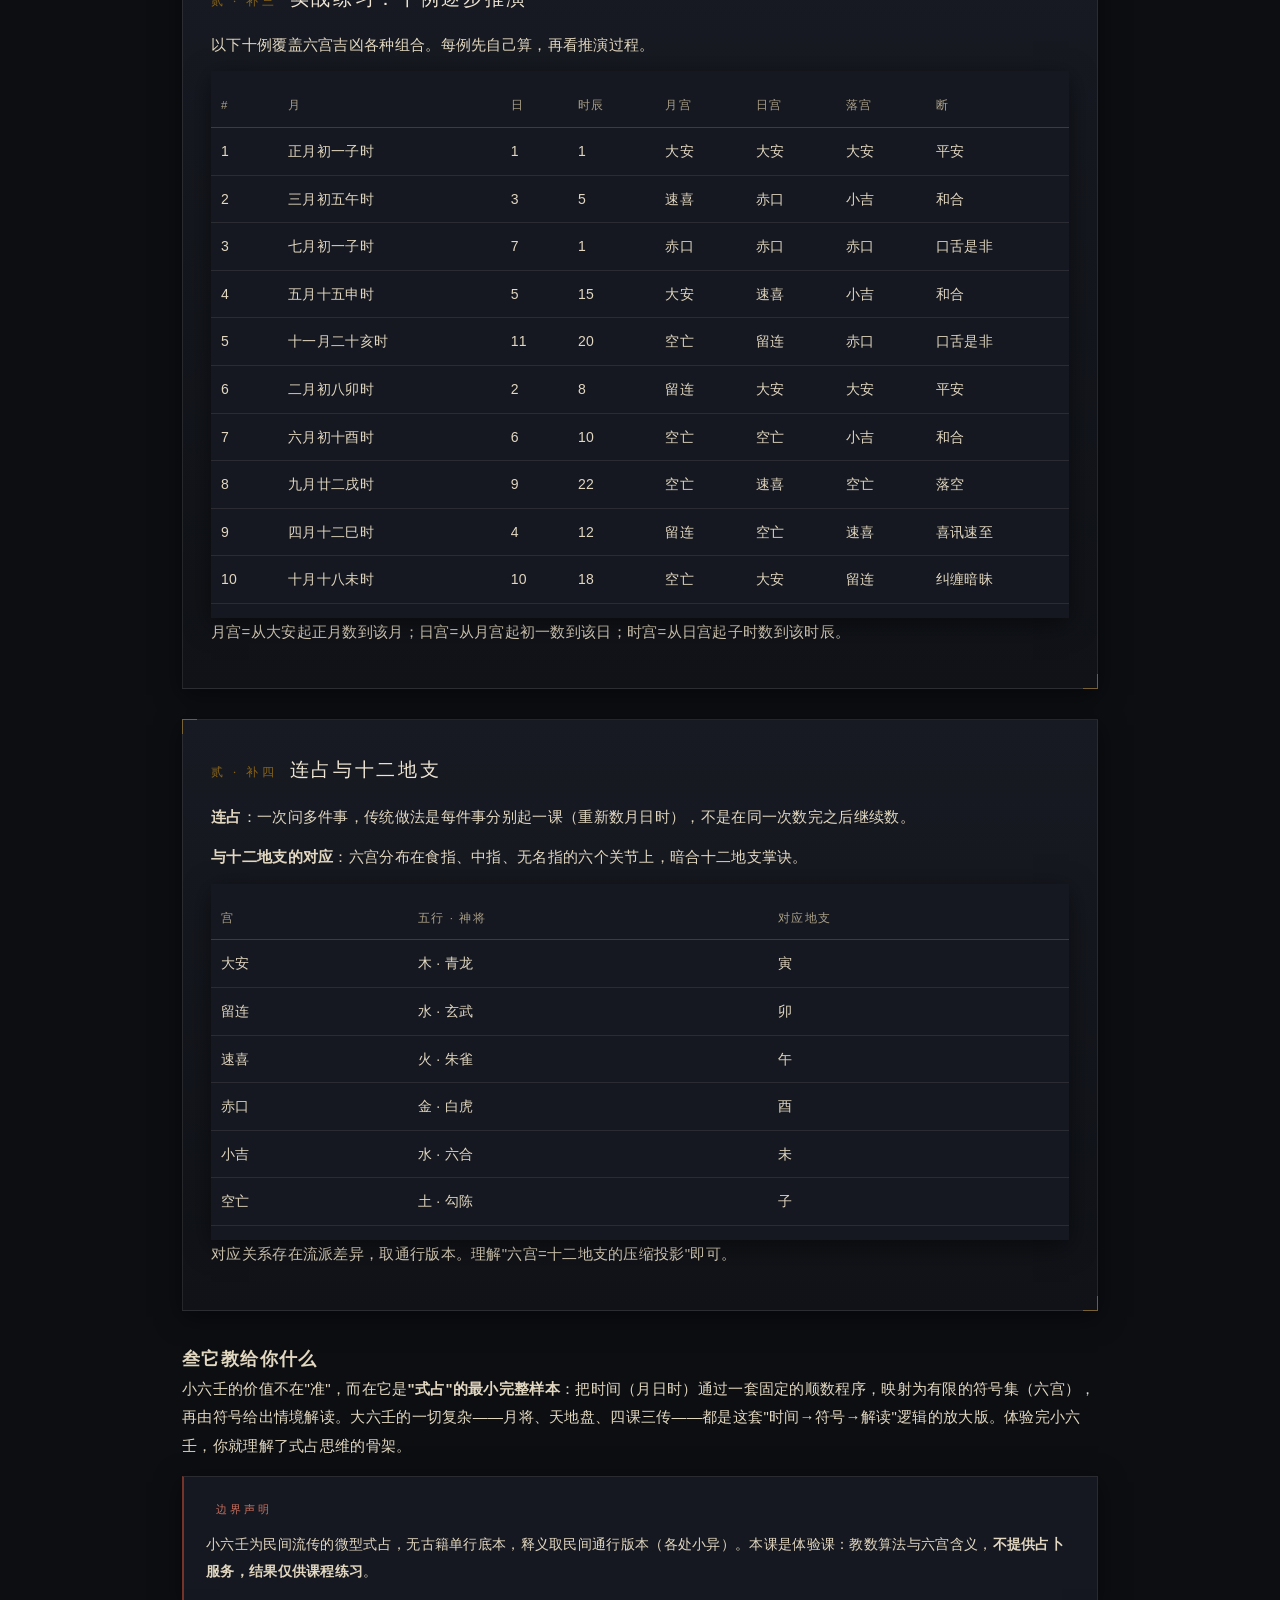
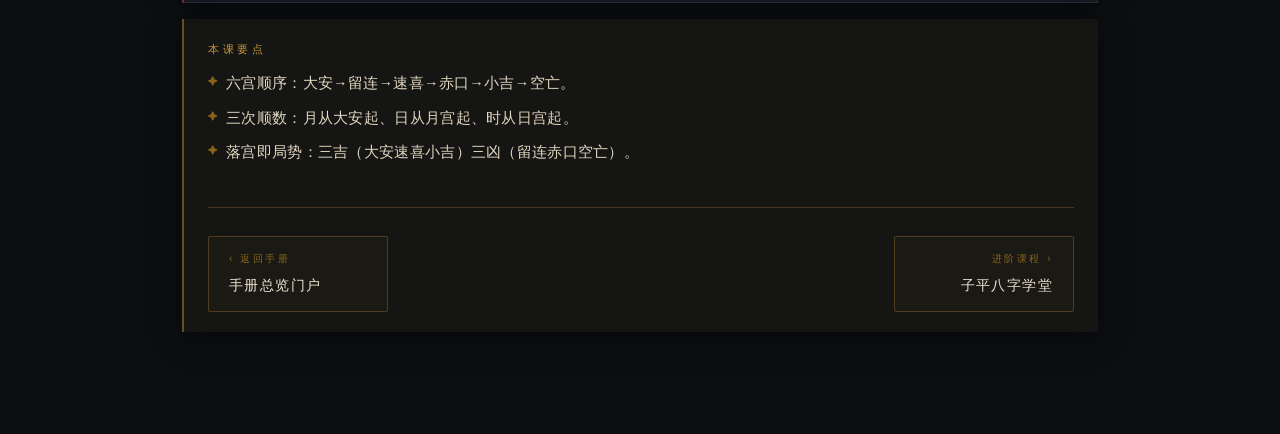
<file: xlr.html>
<!doctype html>
<html lang="zh-CN">
<head>
<meta charset="utf-8">
<meta name="viewport" content="width=device-width,initial-scale=1,viewport-fit=cover">
<meta name="theme-color" content="#0d0e11">
<title>小六壬 · 马前课 | OCCODEX</title>
<meta name="description" content="小六壬马前课：大安、留连、速喜、赤口、小吉、空亡六神指掌掐算，正统左手解剖线稿与步进飞宫动画。">
<link rel="stylesheet" href="occ-theme.css?v=pop-ritual-v3">
<style>

/* ============================================================
   页面版式与局部变量（全局色彩/质感/五行统一继承自 occ-theme.css）
   ============================================================ */
:root{
  --gut:22px;
}
*{box-sizing:border-box;margin:0;padding:0;-webkit-tap-highlight-color:transparent}
html{-webkit-text-size-adjust:100%;scroll-behavior:smooth}
body{
  background:var(--ink);color:var(--text);
  font-family:var(--sans);font-weight:400;line-height:1.9;letter-spacing:.02em;text-rendering:optimizeLegibility;
  min-height:100vh;overflow-x:hidden;position:relative;
}
::selection{background:rgba(var(--gold-rgb),.30)}

/* —— 材质层：油墨噪点 + 暗角 —— */
.grain{position:fixed;inset:0;z-index:9;pointer-events:none;opacity:var(--grain-op);mix-blend-mode:var(--grain-blend)}
.vignette{position:fixed;inset:0;z-index:8;pointer-events:none;
  background:radial-gradient(120% 90% at 50% 8%,transparent 30%,rgba(0,0,0,.55) 100%)}

/* —— 背景装饰：细线圈 + 公式涂鸦（疏密 8:2，大量留白） —— */
.ornament{position:fixed;inset:0;z-index:0;pointer-events:none;overflow:hidden}
.ring{position:absolute;border:1px solid rgba(var(--gold-rgb),.10);border-radius:50%}
.ring.a{width:640px;height:640px;left:50%;top:-190px;margin-left:-320px;animation:spin 150s linear infinite}
.ring.b{width:430px;height:430px;left:50%;top:-90px;margin-left:-215px;border-style:dashed;
  border-color:rgba(var(--lit-rgb),.055);animation:spin 210s linear infinite reverse}
.ring.c{width:900px;height:900px;left:50%;bottom:-560px;margin-left:-450px;border-color:rgba(var(--gold-rgb),.05)}
.formula{position:absolute;font-family:var(--serif);font-style:italic;
  color:rgba(var(--lit-rgb),.05);font-size:13px;letter-spacing:.06em;white-space:nowrap}
.f1{top:16%;right:-10px;transform:rotate(90deg);transform-origin:right top}
.f2{bottom:22%;left:-6px;transform:rotate(-90deg);transform-origin:left top}
.f3{top:52%;right:6px;font-size:11px}
@keyframes spin{to{transform:rotate(360deg)}}

/* —— 版式骨架 —— */
.wrap{max-width:960px;margin:0 auto;padding:0 var(--gut);position:relative;z-index:2}
section{display:none;padding:96px 0 72px;animation:fadeUp .9s cubic-bezier(.19,1,.22,1)}
section.on{display:block}
@keyframes fadeUp{from{opacity:0;transform:translateY(18px)}to{opacity:1;transform:none}}
@media (prefers-reduced-motion:reduce){
  *,*::before,*::after{animation-duration:.01ms!important;transition-duration:.01ms!important}
  html{scroll-behavior:auto}
}

.wb-ask{margin-top:10px;padding-top:10px;border-top:var(--hair-soft);font-size:13.5px;color:var(--text)}
/* —— 手册门户模式 —— */
body.portal-mode .topnav{display:none}
body.portal-mode .toc-fab,body.portal-mode .ai-fab{display:none!important}
body.portal-mode #portal .ch-head h1{color:var(--paper)}
#portal .toc-ghead{border-bottom-color:rgba(var(--gold-rgb),.5)}
#portal .toc-list a{cursor:default}
#portal .toc-list a[href="#portal-enter"]{cursor:pointer;border-left-color:var(--gold)}
#portal .toc-list a[href="#portal-enter"]:hover{background:var(--cell-bg-2)}

.wb-ask .btn{margin:0 4px}
/* —— 章末小结卡片 —— */
.sum-overlay{position:fixed;inset:0;z-index:15;display:none;align-items:center;justify-content:center;background:rgba(0,0,0,.6)}
.sum-overlay.on{display:flex}
.sum-card{width:min(520px,92vw);max-height:88vh;overflow-y:auto;background:var(--nav-bg);
  border:1px solid rgba(var(--gold-rgb),.4);padding:0 0 16px}
.sum-card .sc-head{display:flex;align-items:center;justify-content:space-between;
  padding:18px 22px 12px;border-bottom:var(--hair-soft)}
.sum-card .sc-head span{font-family:Georgia,serif;font-size:15px;letter-spacing:.3em;color:var(--paper)}
.sum-card .sc-head button{border:none;background:none;color:var(--text3);font-size:20px;cursor:pointer}
.sum-card .sc-body{padding:16px 22px}
.sum-card .sc-ch{font-family:Georgia,serif;font-size:18px;color:var(--gold);letter-spacing:.15em;
  margin:12px 0 6px}
.sum-card .sc-status{font-size:11px;letter-spacing:.2em;color:var(--gold);margin-bottom:10px}
.sum-card .sc-kp{font-size:13px;color:var(--text);line-height:1.8}
.sum-card .sc-kp li{list-style:none;padding-left:16px;position:relative;margin:5px 0}
.sum-card .sc-kp li::before{content:"·";position:absolute;left:0;color:var(--gold)}
.sum-card .sc-actions{display:flex;gap:10px;margin-top:16px}
.sum-card .sc-date{font-size:10px;color:var(--text3);letter-spacing:.15em;margin-top:12px}
/* —— AI 问书 —— */
.ai-fab{position:fixed;left:18px;bottom:18px;z-index:10;width:52px;height:52px;border-radius:50%;
  border:var(--hair);background:var(--nav-bg);color:var(--gold);cursor:pointer;
  font-family:var(--serif);font-size:16px;letter-spacing:.1em;box-shadow:0 4px 18px rgba(0,0,0,.25);
  transition:border-color .3s,color .3s,transform .3s}
.ai-fab:hover{border-color:var(--gold);color:var(--paper);transform:translateY(-2px)}
.ai-fly{position:fixed;left:0;bottom:0;top:0;width:min(400px,94vw);z-index:14;
  background:var(--nav-bg);border-right:var(--hair);transform:translateX(-105%);
  transition:transform .38s cubic-bezier(.19,1,.22,1);display:flex;flex-direction:column}
.ai-fly.on{transform:none}
.aif-head{display:flex;align-items:center;justify-content:space-between;padding:14px 16px 12px;
  border-bottom:var(--hair-soft)}
.aif-head>span{font-family:var(--serif);font-size:14px;letter-spacing:.3em;color:var(--paper)}
.aif-tools{display:flex;gap:10px}
.aif-tools button{border:none;background:none;color:var(--text-3);font-size:15px;cursor:pointer;padding:2px 4px}
.aif-tools button:hover{color:var(--gold)}
.aif-msgs{flex:1;overflow-y:auto;padding:14px 14px 8px;display:flex;flex-direction:column;gap:10px}
.aif-msgs .empty{color:var(--text-3);font-size:12.5px;text-align:center;margin-top:30px;letter-spacing:.15em}
.msg{max-width:88%;padding:9px 12px;font-size:13.5px;line-height:1.75;white-space:pre-wrap;word-break:break-word}
.msg.me{align-self:flex-end;background:rgba(var(--gold-rgb),.14);border:1px solid rgba(var(--gold-rgb),.3);color:var(--text)}
.msg.ai{align-self:flex-start;background:var(--cell-bg-2);border:var(--hair-soft);color:var(--text)}
.msg.err{align-self:flex-start;background:rgba(143,59,44,.15);border:1px solid rgba(143,59,44,.5);color:var(--text)}
.aif-in{display:flex;gap:8px;padding:10px 12px;border-top:var(--hair-soft);align-items:flex-end}
.aif-in textarea{flex:1;min-height:40px;max-height:120px;resize:none;background:var(--cell-bg);
  border:var(--hair-soft);color:var(--text);padding:9px 10px;font-size:13.5px;line-height:1.6}
.aif-foot{padding:6px 14px 10px;font-size:10px;letter-spacing:.15em;color:var(--text-3)}
/* 划词气泡 */
.sel-pop{position:absolute;z-index:15;display:none;gap:0;background:var(--nav-bg);
  border:var(--hair);border-radius:3px;overflow:hidden;box-shadow:0 4px 16px rgba(0,0,0,.3)}
.sel-pop.on{display:flex}
.sel-pop button{border:none;background:none;color:var(--text);font-size:12px;letter-spacing:.08em;
  padding:7px 12px;cursor:pointer;border-right:var(--hair-soft)}
.sel-pop button:last-child{border-right:none}
.sel-pop button:hover{color:var(--gold);background:var(--cell-bg)}
/* AI 设置 */
.ai-set-wrap{position:fixed;inset:0;z-index:16;display:none;align-items:center;justify-content:center;
  background:rgba(0,0,0,.55)}
.ai-set-wrap.on{display:flex}
.ai-set{width:min(560px,94vw);max-height:92vh;overflow-y:auto;background:var(--nav-bg);
  border:var(--hair);padding:0 0 14px}
.ais-body{padding:14px 20px 0;display:grid;gap:8px}
.ais-body label{font-size:11px;letter-spacing:.2em;color:var(--text-3);margin-top:6px}
.ais-body input,.ais-body textarea{width:100%;background:var(--cell-bg);border:var(--hair-soft);
  color:var(--text);padding:8px 10px;font-size:13px}
.ais-body textarea{line-height:1.7}
.ais-grid{display:grid;grid-template-columns:1fr 1fr;gap:12px}

/* —— 报头 masthead —— */
.course-bar{display:flex;align-items:center;gap:16px;padding:14px 20px;border-bottom:var(--hair);position:relative;z-index:2;background:var(--nav-bg)}
.back-portal{font-size:11px;color:var(--gold);text-decoration:none;letter-spacing:.2em;white-space:nowrap}.back-portal:hover{color:var(--paper)}
.cb-title{font-family:Georgia,serif;font-size:15px;color:var(--paper);letter-spacing:.15em;white-space:nowrap}
.cb-meta{font-size:11px;color:var(--text3);letter-spacing:.1em;white-space:nowrap}
.mast_legacy{padding:88px 0 40px;border-bottom:var(--hair);position:relative;z-index:2}
.mast .no{font-family:var(--serif);font-size:11px;letter-spacing:.42em;color:var(--text-3);margin-bottom:26px}
.mast h1{font-family:var(--serif);font-weight:500;font-size:clamp(34px,6vw,56px);
  letter-spacing:.14em;color:var(--paper);line-height:1.3}
.mast h1 em{font-style:normal;color:var(--gold)}
.mast .en{font-family:var(--serif);font-size:13px;letter-spacing:.5em;color:var(--gold-dim);margin-top:10px}
.mast .lede{margin-top:30px;max-width:620px;color:var(--text);font-size:15.5px}
.mast .meta{margin-top:26px;display:flex;flex-wrap:wrap;gap:26px;font-size:12px;
  letter-spacing:.22em;color:var(--text-3)}
.mast .meta b{color:var(--text-2);font-weight:400}

/* —— 顶部导航 —— */
.topnav{position:sticky;top:0;z-index:7;background:var(--nav-bg);backdrop-filter:blur(8px);
  border-bottom:var(--hair-soft);display:flex;align-items:stretch}
.nav-arrows{display:none;gap:4px;z-index:3;align-items:center;flex:none;padding:0 4px}
.topnav.scrollable .nav-arrows{display:flex}
.nav-arrow{width:32px;height:32px;border:var(--hair);background:var(--nav-bg);color:var(--text);
  cursor:pointer;font-family:var(--serif);font-size:15px;line-height:1;border-radius:50%;padding-bottom:2px}
.nav-arrow:hover{color:var(--gold);border-color:var(--gold)}
.nav-arrow.hidden{visibility:hidden}
.topnav .wrap{flex:1 1 auto;min-width:0;display:flex;gap:4px;overflow-x:auto;scrollbar-width:none;padding:0 10px}
.nav-tools{flex:none;display:flex;gap:0;padding:0 56px 0 10px;border-left:var(--hair-soft)}
.nav-tools a{flex:none;padding:15px 11px;font-size:11.5px;letter-spacing:.14em;color:var(--text-3);
  border-bottom:2px solid transparent;white-space:nowrap}
.nav-tools a:hover{color:var(--text)}
.nav-tools a.on{color:var(--gold);border-bottom-color:var(--gold)}
@media (max-width:900px){.nav-tools{padding-right:52px}.nav-tools a{padding:15px 8px;font-size:11px}}
.nav-sep{flex:none;writing-mode:vertical-rl;font-size:9px;letter-spacing:.25em;color:var(--gold);
  padding:12px 3px;margin:0 4px 0 10px;border-left:1px solid rgba(var(--gold-rgb),.45);align-self:stretch;
  display:flex;align-items:center}
.topnav .wrap::-webkit-scrollbar{display:none}
.topnav a{flex:none;padding:15px 15px;font-size:12.5px;letter-spacing:.2em;color:var(--text-3);
  text-decoration:none;border-bottom:1px solid transparent;white-space:nowrap}
.topnav a:hover{color:var(--text)}
.topnav a.on{color:var(--gold);border-bottom-color:var(--gold)}

/* —— 章节头 —— */
.ch-head{margin-bottom:44px}
.ch-head .kick{font-family:var(--serif);font-size:11px;letter-spacing:.42em;color:var(--gold-dim);margin-bottom:14px}
.ch-head h2{font-family:var(--serif);font-weight:500;font-size:clamp(26px,4.4vw,38px);
  letter-spacing:.12em;color:var(--paper)}
.ch-head .sub{margin-top:12px;color:var(--text);font-size:15px;max-width:660px}
.ch-head .rule{margin-top:26px;display:flex;align-items:center;gap:12px;color:var(--gold-dim);font-size:10px}
.ch-head .rule::before,.ch-head .rule::after{content:"";flex:1;height:1px;background:rgba(var(--gold-rgb),.18)}

/* —— 卡片与排版元件 —— */
.card{border:var(--hair-soft);background:var(--card-grad);
  padding:30px 28px;margin-bottom:30px;position:relative}
.card::before{content:"";position:absolute;top:-1px;left:-1px;width:14px;height:14px;
  border-top:1px solid rgba(var(--gold-rgb),.5);border-left:1px solid rgba(var(--gold-rgb),.5)}
.card::after{content:"";position:absolute;bottom:-1px;right:-1px;width:14px;height:14px;
  border-bottom:1px solid rgba(var(--gold-rgb),.5);border-right:1px solid rgba(var(--gold-rgb),.5)}
.card h3{font-family:var(--serif);font-weight:500;font-size:19px;letter-spacing:.14em;
  color:var(--paper);margin-bottom:16px}
.card h3 .zh-no{font-size:12px;color:var(--gold-dim);letter-spacing:.3em;margin-right:12px}
.card p{font-size:15px;color:var(--text);margin-bottom:12px}
.card p strong,.card li strong{color:var(--text);font-weight:400}
.card ul,.card ol{padding-left:20px;font-size:15px;color:var(--text)}
.card li{margin-bottom:8px}
.keypoints{border-left:2px solid rgba(var(--gold-rgb),.45);background:rgba(var(--gold-rgb),.05);
  padding:20px 24px;margin:8px 0 30px}
.keypoints .kp-title{font-size:11px;letter-spacing:.34em;color:var(--gold);margin-bottom:10px}
.keypoints li{font-size:14.5px;color:var(--text);margin-bottom:7px;list-style:none;position:relative;padding-left:18px}
.keypoints li::before{content:"✦";position:absolute;left:0;color:var(--gold-dim);font-size:10px;top:2px}
.note{border:var(--hair-soft);padding:18px 22px;margin:16px 0;font-size:14px;color:var(--text)}
.note .tag{display:inline-block;font-size:10.5px;letter-spacing:.3em;padding:3px 10px;margin-bottom:8px}
.note.tip{border-left:2px solid rgba(111,158,111,.6)}   .note.tip .tag{color:#8fbf8f}
.note.warn{border-left:2px solid rgba(143,59,44,.8)}    .note.warn .tag{color:#c9705f}
.note.adv{border-left:2px solid rgba(95,127,158,.7)}    .note.adv .tag{color:#89a7c2}
.note.story{border-left:2px solid rgba(var(--gold-rgb),.75)}   .note.story .tag{color:var(--gold)}
.note.story .src-line{display:block;margin-top:10px;font-size:12px;color:var(--text-3);letter-spacing:.04em}
/* —— 史例盘：精简四柱 + 标注 —— */
.sc-chart{display:grid;grid-template-columns:repeat(4,1fr);gap:10px;margin:16px 0 12px;max-width:480px}
.sc-p{border:var(--hair-soft);text-align:center;padding:10px 4px 9px;background:var(--cell-bg-2);position:relative}
.sc-p.sp-day{border-color:rgba(var(--gold-rgb),.6)}
.sc-p .sp-name{font-size:9.5px;letter-spacing:.3em;color:var(--text-3);margin-bottom:6px}
.sc-p .sp-g,.sc-p .sp-z{font-family:var(--serif);font-size:24px;line-height:1.25;display:block}
.sc-p .sp-z{margin-top:2px}
.sc-p .sp-shen{display:block;font-size:9.5px;letter-spacing:.14em;color:var(--text-3);margin-top:4px}
.sc-hit{position:relative;display:inline-block;padding:0 3px}
.sc-hit::before{content:'';position:absolute;inset:-2px -2px -3px -2px;border:1px dashed rgba(var(--gold-rgb),.8);border-radius:3px}
.sc-hit .sp-mark{position:absolute;top:-9px;right:-8px;z-index:1;display:inline-block;min-width:14px;height:14px;border-radius:50%;
  background:var(--gold);color:var(--paper);font-size:9.5px;line-height:14px;font-style:normal;font-family:var(--serif);text-align:center}
.sc-legend{margin:4px 0 0;padding:0;list-style:none;display:grid;gap:5px;font-size:13px;color:var(--text)}
.sc-legend b{color:var(--gold);font-family:var(--serif);font-weight:500;margin-right:4px}

/* —— 表格 —— */
table{width:100%;border-collapse:collapse;font-size:14px;margin:14px 0}
th{font-weight:400;color:var(--text-2);letter-spacing:.14em;font-size:11.5px;
  padding:10px 10px;border-bottom:var(--hair);text-align:left;white-space:nowrap}
td{padding:10px 10px;border-bottom:var(--hair-soft);color:var(--text);vertical-align:top}
tr:hover td{background:rgba(var(--gold-rgb),.03)}
td.big{font-family:var(--serif);font-size:21px;color:var(--paper);letter-spacing:.05em}
.wx{padding:1px 7px;font-size:11.5px;letter-spacing:.1em;border:1px solid;border-radius:1px}
.wx.mu{color:var(--wx-mu);border-color:rgba(111,158,111,.4)}
.wx.huo{color:var(--wx-huo);border-color:rgba(194,107,69,.4)}
.wx.tu{color:var(--wx-tu);border-color:rgba(176,141,87,.4)}
.wx.jin{color:var(--wx-jin);border-color:rgba(168,164,155,.4)}
.wx.shui{color:var(--wx-shui);border-color:rgba(95,127,158,.4)}
.tbl-scroll{overflow-x:auto}
tr.now td{background:rgba(var(--gold-rgb),.08)}
.now-badge{font-size:10px;color:var(--gold);letter-spacing:.2em;border:var(--hair);padding:2px 8px;margin-left:8px}

/* —— 干支可点格子 —— */
.gan-grid,.zhi-grid{display:grid;grid-template-columns:repeat(auto-fill,minmax(76px,1fr));gap:10px;margin:16px 0}
.gcell{border:var(--hair-soft);padding:12px 6px 10px;text-align:center;cursor:pointer;
  background:var(--cell-bg);transition:border-color .3s,background .3s;user-select:none}
.gcell:hover{border-color:rgba(var(--gold-rgb),.4)}
.gcell.on{border-color:var(--gold);background:rgba(var(--gold-rgb),.08)}
.gcell .ch{font-family:var(--serif);font-size:24px;color:var(--paper);line-height:1.3}
.gcell .wx-mini{font-size:10.5px;letter-spacing:.16em;margin-top:6px}
.detail{border:var(--hair);padding:20px 24px;margin-top:6px;font-size:14.5px;color:var(--text);display:none}
.detail.on{display:block;animation:fadeUp .5s cubic-bezier(.19,1,.22,1)}
.detail .d-head{font-family:var(--serif);font-size:20px;color:var(--paper);letter-spacing:.2em;margin-bottom:8px}
.detail .d-head .wx{margin-left:12px;vertical-align:3px}

/* —— 五行生克图 —— */
.wx-wrap{display:grid;grid-template-columns:minmax(300px,1fr) minmax(240px,320px);gap:28px;align-items:center}
@media (max-width:720px){.wx-wrap{grid-template-columns:1fr}}
#wxsvg{width:100%;height:auto;display:block}
.wx-node{cursor:pointer}
.wx-node circle{fill:var(--ink-2);stroke:rgba(var(--gold-rgb),.35);stroke-width:1;transition:all .35s}
.wx-node text{fill:var(--paper);font-family:var(--serif);font-size:26px}
.wx-node:hover circle{stroke:var(--gold)}
.wx-node.on circle{stroke:var(--gold);fill:rgba(var(--gold-rgb),.10)}
.ln{stroke:rgba(var(--lit-rgb),.16);stroke-width:1;fill:none;transition:stroke .35s,opacity .35s}
.ln.sheng{stroke:rgba(111,158,111,.5)}
.ln.ke{stroke:rgba(143,59,44,.5);stroke-dasharray:4 4}
.ln.hi{stroke-width:1.6;opacity:1}
.ln.sheng.hi{stroke:var(--wx-mu)}
.ln.ke.hi{stroke:var(--wx-huo)}
.ln.dim{opacity:.15}
.wx-info{border:var(--hair);padding:22px 24px;font-size:14.5px;color:var(--text);min-height:150px}
.wx-info .t{font-family:var(--serif);font-size:18px;color:var(--paper);letter-spacing:.2em;margin-bottom:12px}
.wx-info .rel{display:block;margin-bottom:6px}
.legend{display:flex;gap:26px;margin-top:18px;font-size:12px;color:var(--text-3);letter-spacing:.14em}
.legend i{display:inline-block;width:26px;height:0;border-top:1px solid var(--wx-mu);vertical-align:4px;margin-right:8px}
.legend i.k{border-top:1px dashed var(--wx-huo)}

/* —— 按钮 —— */
.btn{display:inline-block;border:var(--hair);background:transparent;color:var(--gold);
  font-family:var(--sans);font-size:13px;letter-spacing:.3em;padding:13px 30px 13px 34px;
  cursor:pointer;position:relative;overflow:hidden;transition:color .35s;text-decoration:none}
.btn::before{content:"";position:absolute;inset:0;background:var(--gold);transform:scaleX(0);
  transform-origin:left;transition:transform .5s cubic-bezier(.19,1,.22,1);z-index:0}
.btn:hover{color:var(--ink)}
.btn:hover::before{transform:scaleX(1)}
.btn span{position:relative;z-index:1}
.btn.ghost{color:var(--text-2);border-color:rgba(var(--lit-rgb),.25)}
.btn.ghost::before{background:var(--paper-2)}
.btn.small{padding:9px 20px 9px 23px;font-size:12px}
.btn[disabled]{opacity:.35;pointer-events:none}
.btn-row{display:flex;gap:14px;flex-wrap:wrap;margin-top:20px}

/* —— 表单 —— */
input[type=date],input[type=time],input[type=datetime-local],input[type=number],input[type=text],select,textarea{
  background:var(--ink-2);border:var(--hair-soft);color:var(--text);font-family:var(--sans);
  font-size:14px;padding:11px 14px;letter-spacing:.04em;outline:none;width:100%}
input:focus,select:focus,textarea:focus{border-color:rgba(var(--gold-rgb),.5)}
textarea{min-height:150px;resize:vertical;line-height:1.8}
label{display:block;font-size:11.5px;letter-spacing:.26em;color:var(--text-3);margin:0 0 8px}
.field{margin-bottom:18px}
.inline-fields{display:flex;gap:14px;flex-wrap:wrap}
.inline-fields .field{flex:1;min-width:160px}

/* —— 排盘结果 —— */
.pillars{display:grid;grid-template-columns:repeat(4,1fr);gap:14px;margin:22px 0}
@media (max-width:640px){.pillars{grid-template-columns:repeat(4,minmax(70px,1fr));gap:8px}}
.pillar{border:var(--hair-soft);text-align:center;padding:18px 6px 16px;background:var(--cell-bg-2);position:relative}
.pillar .p-name{font-size:10.5px;letter-spacing:.3em;color:var(--text-3);margin-bottom:12px}
.pillar .p-char{font-family:var(--serif);font-size:clamp(26px,6vw,38px);line-height:1.35;display:block}
.pillar .p-wx{font-size:10.5px;letter-spacing:.2em;margin-top:4px;display:block}
.p-shen{display:block;font-size:10px;letter-spacing:.18em;color:var(--text-3);margin-top:2px}
.pillar.daymaster{border-color:rgba(var(--gold-rgb),.55)}
.pillar.daymaster::before{content:"日主";position:absolute;top:-9px;left:50%;transform:translateX(-50%);
  background:var(--ink);color:var(--gold);font-size:10px;letter-spacing:.3em;padding:0 8px}
.wxbar{margin-top:18px}
.wxbar .row{display:flex;align-items:center;gap:12px;margin-bottom:9px;font-size:12.5px;color:var(--text-2)}
.wxbar .lb{width:52px;letter-spacing:.2em}
.wxbar .track{flex:1;height:5px;background:rgba(var(--lit-rgb),.07);position:relative}
.wxbar .fill{position:absolute;inset:0 auto 0 0;background:var(--gold-dim);transition:width .9s cubic-bezier(.19,1,.22,1)}
.wxbar .n{width:44px;text-align:right;color:var(--text-3)}
.pp-note{font-size:13px;color:var(--text-2);margin-top:14px}

/* —— 课程总览 —— */
.toc{margin-top:34px;display:grid;gap:26px}
.toc-ghead{display:flex;align-items:baseline;gap:14px;border-bottom:1px solid rgba(var(--gold-rgb),.35);
  padding-bottom:8px;margin-bottom:12px}
.tg-title{font-family:var(--serif);font-size:16px;letter-spacing:.2em;color:var(--paper)}
.tg-sub{font-size:11px;letter-spacing:.14em;color:var(--text-3)}
.tg-stat{margin-left:auto;font-size:11px;letter-spacing:.2em;color:var(--gold)}
.toc-list{display:grid;grid-template-columns:repeat(auto-fill,minmax(300px,1fr));gap:8px}
.toc-list a{display:grid;grid-template-columns:auto 1fr auto;align-items:center;gap:12px;
  border:var(--hair-soft);border-left:2px solid rgba(var(--gold-rgb),.35);padding:10px 14px;
  text-decoration:none;background:var(--cell-bg);transition:border-color .25s,background .25s}
.toc-list a:hover{border-color:rgba(var(--gold-rgb),.55);border-left-color:var(--gold);
  background:var(--cell-bg-2)}
.tr-no{font-family:var(--serif);font-size:10px;letter-spacing:.24em;color:var(--gold-dim);white-space:nowrap}
.tr-main{min-width:0;display:flex;align-items:baseline;gap:10px;flex-wrap:wrap}
.tr-tt{font-family:var(--serif);font-size:15px;color:var(--paper);letter-spacing:.1em;white-space:nowrap}
.tr-ds{font-size:11.5px;color:var(--text-2);line-height:1.5}
.toc-list .st{font-size:9.5px;letter-spacing:.24em;color:var(--text-3);white-space:nowrap}
a.toc-row-static{opacity:.62;cursor:default}
/* 旧目录卡样式已由行式目录取代 */
.toc .st.done{color:var(--wx-mu)}
.stat-row{display:flex;gap:34px;flex-wrap:wrap;margin-top:26px}
.stat-row .s b{font-family:var(--serif);font-size:26px;color:var(--gold);font-weight:500;display:block}
.stat-row .s span{font-size:11px;letter-spacing:.28em;color:var(--text-3)}

/* —— 练习场 —— */
.q-head{display:flex;justify-content:space-between;align-items:baseline;border-bottom:var(--hair-soft);
  padding-bottom:14px;margin-bottom:22px;font-size:12px;letter-spacing:.22em;color:var(--text-3)}
.q-stem{font-size:17px;color:var(--paper);line-height:1.9;margin-bottom:24px;letter-spacing:.03em}
.q-type{font-size:10.5px;letter-spacing:.3em;color:var(--gold-dim);display:block;margin-bottom:10px}
.opts{display:grid;gap:10px}
.opt{border:var(--hair-soft);padding:14px 18px;cursor:pointer;font-size:15px;color:var(--text);font-weight:400;
  transition:all .25s;display:flex;gap:14px;align-items:baseline}
.opt .ab{font-family:var(--serif);color:var(--text-2);font-size:13px;flex:none}
.opt:hover{border-color:rgba(var(--gold-rgb),.4);color:var(--text)}
.opt.right{border-color:rgba(111,158,111,.7);color:#a9cfa9}
.opt.wrong{border-color:rgba(143,59,44,.8);color:#cf9186}
.opt[disabled]{pointer-events:none}
.fb{margin-top:18px;padding:16px 20px;font-size:14px;color:var(--text);display:none;line-height:1.85}
.fb.on{display:block;animation:fadeUp .5s cubic-bezier(.19,1,.22,1)}
.fb.ok{border-left:2px solid rgba(111,158,111,.8)}
.fb.no{border-left:2px solid rgba(143,59,44,.8)}
.fb .verdict{letter-spacing:.3em;font-size:12px;margin-bottom:6px}
.fb.ok .verdict{color:#8fbf8f}.fb.no .verdict{color:#c9705f}
.prog{height:2px;background:rgba(var(--lit-rgb),.08);margin-bottom:30px}
.prog i{display:block;height:100%;background:var(--gold);transition:width .5s cubic-bezier(.19,1,.22,1)}
.q-score{text-align:center;padding:40px 0}
.q-score .num{font-family:var(--serif);font-size:64px;color:var(--gold);line-height:1.2}
.q-score .lab{font-size:11px;letter-spacing:.4em;color:var(--text-3);margin-top:6px}
.wrong-list{text-align:left;margin-top:30px}
.subj-actions{display:flex;gap:12px;flex-wrap:wrap;margin-top:16px}
.prompt-box{display:none;margin-top:18px}
.prompt-box.on{display:block}
.prompt-box textarea{min-height:220px;font-size:12.5px;color:var(--text-2)}
.toast{position:fixed;left:50%;bottom:38px;transform:translateX(-50%) translateY(20px);opacity:0;
  background:var(--ink-3);border:var(--hair);color:var(--gold);font-size:12.5px;letter-spacing:.2em;
  padding:12px 26px;z-index:20;transition:all .45s cubic-bezier(.19,1,.22,1);pointer-events:none}
.toast.on{opacity:1;transform:translateX(-50%) translateY(0)}

/* —— 页脚 —— */
footer{border-top:var(--hair);margin-top:60px;padding:44px 0 60px;position:relative;z-index:2}
footer .fine{font-size:12px;color:var(--text-3);line-height:2;letter-spacing:.06em}
footer .fine b{color:var(--text-2);font-weight:400;letter-spacing:.2em}
footer .colophon{margin-top:20px;font-family:var(--serif);font-size:10.5px;letter-spacing:.34em;color:var(--gold-dim)}

@media (max-width:640px){
  section{padding:64px 0 52px}
  .card{padding:24px 18px}
  .mast{padding:64px 0 30px}
}

/* ============================================================
   昼间模式 · 局部细节微调（色彩统一继承自 occ-theme.css）
   ============================================================ */
body.daylight .vignette{background:radial-gradient(120% 90% at 50% 8%,transparent 40%,rgba(148,124,74,.16) 100%)}
body.daylight .ring{border-color:rgba(158,64,48,.10)}
body.daylight .formula{color:rgba(59,55,49,.07)}
body.daylight ::selection{background:rgba(158,64,48,.18)}
body.daylight .opt.right{color:#33632f;border-color:rgba(63,122,67,.6)}
body.daylight .opt.wrong{color:#8f3b2c;border-color:rgba(122,46,34,.6)}
body.daylight .fb.ok{border-left-color:rgba(63,122,67,.85)}
body.daylight .fb.no{border-left-color:rgba(122,46,34,.85)}
body.daylight .fb.ok .verdict{color:#33632f}
body.daylight .fb.no .verdict{color:#8f3b2c}
body.daylight .wx-info .rel strong,body.daylight .card p strong,body.daylight .card li strong{color:var(--text)}

/* ============================================================
   主题切换按钮 + 典籍抽屉
   ============================================================ */
.theme-btn{position:fixed;top:14px;right:16px;z-index:11;width:44px;height:44px;
  border:var(--hair);border-radius:50%;background:var(--nav-bg);cursor:pointer;
  font-family:var(--serif);font-size:15px;color:var(--gold);line-height:1;
  display:flex;align-items:center;justify-content:center;transition:border-color .3s,color .3s}
.theme-btn:hover{border-color:var(--gold)}
.toc-fab{position:fixed;right:0;top:56%;transform:translateY(-50%);z-index:10;
  writing-mode:vertical-rl;letter-spacing:.35em;font-size:12px;padding:16px 9px;
  border:var(--hair);border-right:none;border-radius:4px 0 0 4px;background:var(--nav-bg);
  color:var(--gold);cursor:pointer;transition:padding .3s,color .3s}
.toc-fab:hover{padding-right:14px;color:var(--paper)}
.toc-fly{position:fixed;top:0;right:0;bottom:0;width:min(248px,82vw);z-index:14;
  background:var(--nav-bg);border-left:var(--hair);transform:translateX(105%);
  transition:transform .38s cubic-bezier(.19,1,.22,1);overflow-y:auto}
.toc-fly.on{transform:none}
.tf-head{display:flex;align-items:center;justify-content:space-between;padding:16px 18px 12px;
  border-bottom:var(--hair-soft);position:sticky;top:0;background:var(--nav-bg)}
.tf-head span{font-family:var(--serif);font-size:14px;letter-spacing:.3em;color:var(--paper)}
.tf-close{border:none;background:none;color:var(--text-3);font-size:20px;cursor:pointer;line-height:1}
.tf-close:hover{color:var(--gold)}
.tf-group{font-size:10px;letter-spacing:.3em;color:var(--gold-dim);padding:16px 18px 6px}
.tf-body a{display:block;padding:9px 18px;font-size:13px;letter-spacing:.12em;color:var(--text-2);
  text-decoration:none;border-left:2px solid transparent;transition:color .25s,border-color .25s}
.tf-body a:hover{color:var(--paper)}
.tf-body a.on{color:var(--gold);border-left-color:var(--gold)}
.drawer-veil{position:fixed;inset:0;z-index:14;background:rgba(0,0,0,.45);opacity:0;
  pointer-events:none;transition:opacity .5s cubic-bezier(.19,1,.22,1)}
.drawer-veil.on{opacity:1;pointer-events:auto}
.drawer{position:fixed;top:0;right:0;bottom:0;z-index:15;width:min(520px,94vw);
  background:var(--ink-2);border-left:var(--hair);transform:translateX(102%);
  transition:transform .65s cubic-bezier(.19,1,.22,1);display:flex;flex-direction:column}
.drawer.on{transform:none}
.drawer-head{padding:26px 30px 18px;border-bottom:var(--hair-soft);display:flex;
  align-items:baseline;justify-content:space-between}
.drawer-head h3{font-family:var(--serif);font-weight:500;font-size:19px;letter-spacing:.24em;color:var(--paper)}
.drawer-head .en{font-size:10px;letter-spacing:.34em;color:var(--gold-dim);margin-top:6px}
.drawer-close{border:var(--hair-soft);background:none;color:var(--text-2);width:34px;height:34px;
  cursor:pointer;font-size:15px;font-family:var(--serif)}
.drawer-close:hover{border-color:var(--gold);color:var(--gold)}
.drawer-body{flex:1;overflow-y:auto;padding:22px 30px 40px}
.cls-filter{display:flex;gap:8px;flex-wrap:wrap;margin-bottom:24px}
.cls-filter button{border:var(--hair-soft);background:none;color:var(--text-3);font-size:11.5px;
  letter-spacing:.2em;padding:7px 14px;cursor:pointer;font-family:var(--sans)}
.cls-filter button.on{border-color:var(--gold);color:var(--gold)}
@keyframes clsFlash{0%{background:rgba(var(--gold-rgb),.28)}100%{background:transparent}}
.cls-item.flash{animation:clsFlash 2.2s ease-out 1}
.cls-item{margin-bottom:34px;position:relative;padding-left:18px}
.cls-item::before{content:"";position:absolute;left:0;top:8px;bottom:2px;width:1px;
  background:rgba(var(--gold-rgb),.35)}
.cls-src{font-size:10.5px;letter-spacing:.3em;color:var(--gold-dim);margin-bottom:10px}
.cls-text{font-family:var(--serif);font-size:15.5px;color:var(--paper);line-height:2.15;
  letter-spacing:.06em;margin-bottom:12px}
.cls-note{font-size:13.5px;color:var(--text);line-height:1.9;border-top:var(--hair-soft);padding-top:10px}
.cls-note b{color:var(--text);font-weight:400;letter-spacing:.14em}
.drawer-foot{padding:16px 30px;border-top:var(--hair-soft);font-size:11px;color:var(--text-3);
  letter-spacing:.1em;line-height:1.8}
.chi-btn{border:var(--hair-soft);background:none;color:var(--text-2);font-family:var(--sans);
  font-size:11.5px;letter-spacing:.26em;padding:8px 16px;cursor:pointer;transition:all .3s}
.chi-btn:hover{border-color:var(--gold);color:var(--gold)}
.cls-search{margin:0 0 20px}
.cls-search input{width:100%}
.sr-book{font-size:10.5px;letter-spacing:.3em;color:var(--gold-dim);margin:18px 0 6px}
.sr-item{padding:10px 14px;border:var(--hair-soft);margin-bottom:8px;cursor:pointer;font-size:13.5px;color:var(--text);line-height:1.9}
.sr-item:hover{border-color:rgba(var(--gold-rgb),.4)}
.sr-item b{color:var(--gold);font-weight:400}
.sr-hint{font-size:11px;color:var(--text-3);letter-spacing:.08em;margin-bottom:16px}
@media (max-width:640px){.theme-btn{top:10px;right:10px;width:40px;height:40px}}

/* XLR 独立页面顶栏适配 */
.xlr-topnav {
  position: sticky;
  top: 0;
  z-index: 10;
  display: flex;
  align-items: center;
  justify-content: space-between;
  padding: 12px 24px;
  background: var(--nav-bg, rgba(13,15,20,.94));
  border-bottom: var(--hair);
  backdrop-filter: blur(12px);
}
.back-link-left {
  display: inline-flex;
  align-items: center;
  gap: 6px;
  color: var(--gold);
  text-decoration: none;
  font-size: 13px;
  letter-spacing: .15em;
  font-family: var(--serif);
  transition: opacity .2s;
}
.back-link-left:hover {
  opacity: .75;
}
</style>
</head>
<body>

<nav class="occ-master-header">
  <a href="index.html#portal" class="occ-back-btn" title="返回手册总览">
    <span class="arrow">‹</span> <span>返回手册</span>
  </a>
  <div style="font-family:var(--serif);font-size:14px;color:var(--paper);letter-spacing:.15em;font-weight:500;">
    小六壬 · 马前课体验课
  </div>
  <div class="occ-nav-tools">
    <a href="ziping.html" class="occ-nav-link">子平八字</a>
    <a href="liuren.html" class="occ-nav-link">大六壬</a>
    <a href="liuyao.html" class="occ-nav-link">六爻</a>
  </div>
</nav>

<main>
<section id="xlr" class="on">
  <div class="wrap">
    <div class="ch-head">
      <div class="kick">XIAO LIU REN · 马前课 · 袖珍体验课</div>
      <h2>小六壬：掐指之间</h2>
      <p class="sub">传说为诸葛武侯行军时所创的微型式占：不排盘、不立式，只取月、日、时三个数字，在左手六宫上顺次数去，落宫即断。</p>
      <div class="rule">✦</div>
    </div>

    <div class="card">
      <h3><span class="zh-no">壹</span>六宫：六种基本局势</h3>
      <p>小六壬把一切结果收敛为六种"局势"，各配一位神将与五行。先记住顺序：<b>大安 → 留连 → 速喜 → 赤口 → 小吉 → 空亡</b>，周而复始。</p>
      <div class="tbl-scroll"><table>
        <thead><tr><th>宫</th><th>吉凶</th><th>五行 · 神将</th><th>一句话释义</th></tr></thead>
        <tbody>
          <tr><td><b>大安</b></td><td style="color:var(--gold)">吉</td><td>木 · 青龙</td><td>心安体泰，诸事平稳；谋事在初，贵人可倚</td></tr>
          <tr><td><b>留连</b></td><td>凶</td><td>水 · 玄武</td><td>纠缠暗昧，迁延反复；事多牵扯，难解难分</td></tr>
          <tr><td><b>速喜</b></td><td style="color:var(--gold)">吉</td><td>火 · 朱雀</td><td>喜讯速至，立见分晓；文书之喜，快而不久</td></tr>
          <tr><td><b>赤口</b></td><td>凶</td><td>金 · 白虎</td><td>口舌是非，争斗冲突；防小人，防官非</td></tr>
          <tr><td><b>小吉</b></td><td style="color:var(--gold)">吉</td><td>水 · 六合</td><td>和合美满，小有财利；慢中有成，人际和顺</td></tr>
          <tr><td><b>空亡</b></td><td>凶</td><td>土 · 勾陈</td><td>落空无果，谋事难成；求而不获，望而不至</td></tr>
        </tbody>
      </table></div>
    </div>

    <div class="card">
      <h3><span class="zh-no">贰</span>起课：三次顺数</h3>
      <p>规则只有一条口诀：<b>"月初从大安起，日从月宫起初一，时从日宫起子时。"</b>三次顺数，每数一圈回原地继续——最终落宫就是答案。</p>
      <div class="inline-fields" style="max-width:560px">
        <div class="field"><label>月（1–12）</label><input type="number" id="xlrM" value="3" min="1" max="12"></div>
        <div class="field"><label>日（1–30）</label><input type="number" id="xlrD" value="15" min="1" max="30"></div>
        <div class="field"><label>时辰</label><select id="xlrH"></select></div>
        <div class="field" style="flex:0"><label>&nbsp;</label><button class="btn small" id="xlrBtn"><span>掐指起课</span></button></div>
        <div class="field" style="flex:0"><label>&nbsp;</label><button class="btn small ghost" id="xlrNow"><span>以当下时刻示例</span></button></div>
      </div>
      <div id="xlrBox"></div>
    </div>

    <div class="card">
  <h3><span class="zh-no">贰 · 补</span>掌诀图：掐在哪、怎么数</h3>
  <p>小六壬之所以叫"掐指一算"，是因为六宫的位置就在<b>左手三根手指的六个关节</b>上——食指、中指、无名指，每根手指分根部与尖端，共六位。用拇指在这六个位置上顺时针点掐，就是"掐指一算"的字面意思。</p>
      <div style="max-width:440px;margin:18px auto 4px">
        <svg class="palm-svg" viewBox="0 0 360 400" xmlns="http://www.w3.org/2000/svg" role="img" aria-labelledby="palmTitle palmDesc">
          <title id="palmTitle">小六壬左手掌诀图</title>
          <desc id="palmDesc">左手掌心朝向观众，标示大安、留连、速喜、赤口、小吉、空亡六宫及顺时针起课轨迹。</desc>

          <style>
            .palm-svg { width: 100%; height: auto; display: block; }
            .palm-svg .hand-contour { fill: var(--bg-card, #13161e); stroke: var(--gold, #c9a227); stroke-width: 1.8; stroke-linecap: round; stroke-linejoin: round; }
            .palm-svg .hand-crease { fill: none; stroke: var(--gold, #c9a227); stroke-opacity: 0.22; stroke-width: 1; stroke-linecap: round; }
            .palm-svg .pring { fill: none; stroke: var(--gold, #c9a227); stroke-opacity: 0.35; stroke-width: 1.2; stroke-dasharray: 4 5; }
            .palm-svg .chev { fill: none; stroke: var(--gold, #c9a227); stroke-opacity: 0.6; stroke-width: 1.2; stroke-linecap: round; stroke-linejoin: round; }
            .palm-svg .halo { fill: none; stroke: var(--gold, #c9a227); stroke-opacity: 0.45; stroke-width: 1; stroke-dasharray: 2 3; }
            .palm-svg .nd { stroke-width: 1.2; fill: var(--bg-card, #13161e); fill-opacity: 0.9; stroke: var(--gold, #c9a227); stroke-opacity: 0.6; cursor: pointer; transition: all 0.2s ease; }
            .palm-svg .nd.ji { stroke: var(--gold, #c9a227); }
            .palm-svg .nd.xiong { stroke: var(--celadon, #5d8ab5); stroke-opacity: 0.7; }
            .palm-svg .nm { font-family: var(--serif); font-size: 13.5px; fill: var(--paper, #ece5d6); letter-spacing: 0.05em; font-weight: 500; pointer-events: none; }
            .palm-svg .wx { font-size: 9.5px; fill: var(--text3, #827b6d); letter-spacing: 0.02em; pointer-events: none; }
            .palm-svg .fg { font-size: 11px; fill: var(--text3, #827b6d); letter-spacing: 0.08em; }
            .palm-svg .mk { font-family: var(--serif); font-size: 11px; fill: var(--gold, #c9a227); font-weight: 600; }
            .palm-svg .minor { fill: none; stroke: var(--gold, #c9a227); stroke-opacity: 0.11; stroke-width: 0.7; }
            .palm-svg .wash { fill: var(--gold, #c9a227); fill-opacity: 0.035; }
            .palm-svg .seal { fill: none; stroke: var(--gold, #c9a227); stroke-opacity: 0.38; stroke-width: 0.8; }
            body.daylight .palm-svg .hand-contour { fill: var(--bg-card, #ece5d6); stroke: var(--gold, #9e3626); }
            body.daylight .palm-svg .hand-crease,
            body.daylight .palm-svg .pring,
            body.daylight .palm-svg .chev,
            body.daylight .palm-svg .halo,
            body.daylight .palm-svg .minor,
            body.daylight .palm-svg .seal { stroke: var(--gold, #9e3626); }
            body.daylight .palm-svg .wash { fill: var(--gold, #9e3626); }
            body.daylight .palm-svg .nd { fill: var(--bg-card, #ece5d6); stroke: var(--gold, #9e3626); }
            body.daylight .palm-svg .nm { fill: var(--paper, #28241e); }
            body.daylight .palm-svg .mk { fill: var(--gold, #9e3626); }
          </style>

          <defs>
            <radialGradient id="bgGlow" cx="50%" cy="42%" r="72%">
              <stop offset="0%" stop-color="var(--gold, #c9a227)" stop-opacity="0.12"></stop>
              <stop offset="62%" stop-color="var(--bg-subtle, #141720)" stop-opacity="0.18"></stop>
              <stop offset="100%" stop-color="transparent" stop-opacity="0"></stop>
            </radialGradient>

            <linearGradient id="handSheen" x1="0" y1="0" x2="1" y2="1">
              <stop offset="0%" stop-color="var(--gold, #c9a227)" stop-opacity="0.13"></stop>
              <stop offset="48%" stop-color="var(--gold, #c9a227)" stop-opacity="0.025"></stop>
              <stop offset="100%" stop-color="#000000" stop-opacity="0.12"></stop>
            </linearGradient>

            <filter id="softGlow" x="-40%" y="-40%" width="180%" height="180%">
              <feGaussianBlur stdDeviation="2.2" result="blur"></feGaussianBlur>
              <feMerge>
                <feMergeNode in="blur"></feMergeNode>
                <feMergeNode in="SourceGraphic"></feMergeNode>
              </feMerge>
            </filter>

            <filter id="nodeShadow" x="-50%" y="-50%" width="200%" height="200%">
              <feDropShadow dx="0" dy="0" stdDeviation="2.4" flood-color="var(--gold, #d6b44c)" flood-opacity="0.35"></feDropShadow>
            </filter>
          </defs>

          <rect width="360" height="400" fill="transparent"></rect>
          <rect x="8" y="8" width="344" height="384" rx="3" fill="url(#bgGlow)" stroke="var(--gold, #c9a227)" stroke-opacity="0.22"></rect>
          <path class="minor" d="M22 38 H338 M22 362 H338"></path>
          <path class="minor" d="M28 30 V370 M332 30 V370"></path>

          <text class="mk" x="180" y="25" text-anchor="middle" letter-spacing="0.18em">小 六 壬 · 左 手 掌 诀</text>
          <text class="fg" x="180" y="39" text-anchor="middle" font-size="8">以掌定局　循六宫而数</text>

          <!-- 左手掌心轮廓：拇指在左，小指在右 -->
          <path class="hand-contour" d="
            M120 393
            C114 378 110 357 112 339
            C114 322 107 305 95 292
            C86 282 72 276 61 264
            C51 254 47 243 52 233
            C57 223 67 218 77 221
            C88 224 97 235 106 243
            C105 228 102 212 103 196
            L105 98
            C105 83 113 74 125 73
            C138 73 146 83 146 98
            L145 175
            C148 177 151 179 154 179
            C156 150 156 111 157 81
            C157 65 166 55 179 54
            C192 54 200 65 200 81
            L198 178
            C202 179 205 180 208 182
            L210 97
            C210 82 219 73 231 72
            C243 72 250 83 249 98
            L246 187
            C250 188 253 190 255 192
            L258 121
            C259 107 267 99 278 100
            C290 102 296 112 295 126
            L289 219
            C288 235 281 248 272 258
            C258 275 251 291 250 309
            C249 330 254 352 260 373
            C263 385 258 392 248 396
            C211 402 160 402 120 393 Z"></path>

          <path d="
            M120 393
            C114 378 110 357 112 339
            C114 322 107 305 95 292
            C86 282 72 276 61 264
            C51 254 47 243 52 233
            C57 223 67 218 77 221
            C88 224 97 235 106 243
            C105 228 102 212 103 196
            L105 98
            C105 83 113 74 125 73
            C138 73 146 83 146 98
            L145 175
            C148 177 151 179 154 179
            C156 150 156 111 157 81
            C157 65 166 55 179 54
            C192 54 200 65 200 81
            L198 178
            C202 179 205 180 208 182
            L210 97
            C210 82 219 73 231 72
            C243 72 250 83 249 98
            L246 187
            C250 188 253 190 255 192
            L258 121
            C259 107 267 99 278 100
            C290 102 296 112 295 126
            L289 219
            C288 235 281 248 272 258
            C258 275 251 291 250 309
            C249 330 254 352 260 373
            C263 385 258 392 248 396
            C211 402 160 402 120 393 Z" fill="url(#handSheen)" opacity="0.8"></path>

          <!-- 指间纵向细阴影 -->
          <path class="minor" d="M145 177 C143 190 144 204 148 218"></path>
          <path class="minor" d="M198 179 C195 193 196 208 201 222"></path>
          <path class="minor" d="M246 188 C243 202 243 215 247 229"></path>
          <path class="minor" d="M289 219 C284 231 278 239 269 247"></path>

          <!-- 掌丘柔和层次 -->
          <path class="wash" d="M106 243 C127 231 150 233 166 252 C182 271 185 312 171 345 C157 377 135 385 120 374 C115 351 116 330 105 306 C96 286 91 260 106 243 Z"></path>
          <path class="wash" d="M208 235 C236 224 263 239 272 262 C257 281 250 300 250 320 C229 335 205 326 196 302 C188 278 190 248 208 235 Z"></path>

          <!-- 掌纹：心线、智慧线、生命线 -->
          <path class="hand-crease" d="M108 223 C132 211 158 214 181 224 C201 233 222 232 244 220"></path>
          <path class="hand-crease" d="M103 249 C127 250 147 256 164 269 C183 283 207 286 239 279"></path>
          <path class="hand-crease" d="M108 244 C91 261 94 284 112 302 C129 320 139 346 137 377"></path>
          <path class="hand-crease" d="M118 273 C130 281 141 290 148 305"></path>
          <path class="hand-crease" d="M126 333 C143 340 158 342 174 336"></path>
          <path class="hand-crease" d="M183 304 C203 299 222 300 243 308"></path>

          <!-- 手腕横纹 -->
          <path class="hand-crease" d="M116 361 C146 353 193 357 254 365"></path>
          <path class="hand-crease" d="M118 374 C153 368 202 372 257 379"></path>
          <path class="hand-crease" d="M123 386 C158 382 204 386 251 390"></path>

          <!-- 指节横纹 -->
          <g class="hand-crease">
            <!-- 食指 -->
            <path d="M108 112 C119 116 132 116 143 112"></path>
            <path d="M107 143 C119 147 132 147 144 143"></path>
            <path d="M106 174 C118 178 132 178 145 174"></path>
            <!-- 中指 -->
            <path d="M160 94 C171 98 186 98 197 94"></path>
            <path d="M159 128 C171 132 185 132 198 128"></path>
            <path d="M158 163 C171 167 185 167 198 163"></path>
            <!-- 无名指 -->
            <path d="M213 111 C224 115 237 115 248 111"></path>
            <path d="M212 143 C223 147 236 147 247 143"></path>
            <path d="M211 174 C222 178 235 178 246 174"></path>
            <!-- 小指 -->
            <path d="M260 134 C269 138 281 139 292 135"></path>
            <path d="M259 160 C269 164 280 164 291 160"></path>
            <path d="M257 186 C267 190 278 190 290 186"></path>
          </g>

          <!-- 手指名称 -->
          <text class="fg" x="66" y="211" text-anchor="middle">大拇指</text>
          <text class="fg" x="126" y="62" text-anchor="middle">食指</text>
          <text class="fg" x="179" y="42" text-anchor="middle">中指</text>
          <text class="fg" x="229" y="59" text-anchor="middle">无名指</text>
          <text class="fg" x="280" y="87" text-anchor="middle">小指</text>

          <!-- 顺时针六宫轨迹 -->
          <path class="pring" d="
            M130 204
            C123 180 120 140 126 112
            C140 97 158 91 179 95
            C199 98 216 105 227 112
            C246 133 250 173 226 205
            C214 218 198 218 180 205
            C163 197 145 197 130 204 Z"></path>

          <!-- 顺数导向箭头 -->
          <g class="chev">
            <path d="M121 160 L126 152 L133 157"></path>
            <path d="M151 96 L160 93 L157 102"></path>
            <path d="M202 98 L211 102 L205 108"></path>
            <path d="M248 151 L251 160 L242 157"></path>
            <path d="M208 213 L200 218 L202 209"></path>
            <path d="M157 208 L148 204 L155 199"></path>
          </g>

          <!-- 大安起点光晕 -->
          <circle class="halo" cx="130" cy="204" r="22"></circle>
          <circle class="halo" cx="130" cy="204" r="27" opacity="0.55"></circle>
          <text class="mk" x="101" y="201" text-anchor="middle">起</text>

          <!-- 六宫节点 -->
          <g id="palmNodes" text-anchor="middle">
            <g id="palmNode0" filter="url(#nodeShadow)">
              <circle class="nd ji st" cx="130" cy="204" r="16"></circle>
              <text class="nm" x="130" y="202">大安</text>
              <text class="wx" x="130" y="214" fill="var(--wx-mu, #6aa872)">木</text>
            </g>

            <g id="palmNode1">
              <circle class="nd xiong" cx="126" cy="112" r="16"></circle>
              <text class="nm" x="126" y="110">留连</text>
              <text class="wx" x="126" y="122" fill="var(--wx-shui, #6ca8c4)">水</text>
            </g>

            <g id="palmNode2" filter="url(#nodeShadow)">
              <circle class="nd ji" cx="179" cy="95" r="16"></circle>
              <text class="nm" x="179" y="93">速喜</text>
              <text class="wx" x="179" y="105" fill="var(--wx-huo, #d27b4d)">火</text>
            </g>

            <g id="palmNode3">
              <circle class="nd xiong" cx="227" cy="112" r="16"></circle>
              <text class="nm" x="227" y="110">赤口</text>
              <text class="wx" x="227" y="122" fill="var(--wx-jin, #c8c5a8)">金</text>
            </g>

            <g id="palmNode4" filter="url(#nodeShadow)">
              <circle class="nd ji" cx="226" cy="205" r="16"></circle>
              <text class="nm" x="226" y="203">小吉</text>
              <text class="wx" x="226" y="215" fill="var(--wx-shui, #6ca8c4)">水</text>
            </g>

            <g id="palmNode5">
              <circle class="nd xiong" cx="180" cy="205" r="16"></circle>
              <text class="nm" x="180" y="203">空亡</text>
              <text class="wx" x="180" y="215" fill="var(--wx-tu, #b99a61)">土</text>
            </g>
          </g>

          <!-- 末端印记 -->
          <g class="seal" transform="translate(304 346)">
            <rect x="0" y="0" width="28" height="28" rx="2"></rect>
            <path d="M7 8 H21 M7 14 H21 M7 20 H21"></path>
            <path d="M10 5 V23 M18 5 V23"></path>
          </g>
          <text class="fg" x="318" y="386" text-anchor="middle" font-size="8">掌诀</text>
        </svg>
      </div>
  <div class="note tip"><span class="tag">掐指要领</span><br>用左手拇指顺时针依次点掐六个位置：从<b>食指根（大安）</b>起，经<b>食指尖（留连）→ 中指尖（速喜）→ 无名指尖（赤口）→ 无名指根（小吉）→ 中指根（空亡）</b>，回到大安循环。数月从大安起正月，数日从月宫起初一，数时从日宫起子时。</div>
</div>

<div class="card">
<h3><span class="zh-no">贰 · 补二</span>占类详解</h3>
<p>同一个落宫，问不同的事含义不同：</p>
<div class="tbl-scroll"><table>
<thead><tr><th>占事</th><th>大安（吉）</th><th>留连（凶）</th><th>速喜（吉）</th><th>赤口（凶）</th><th>小吉（吉）</th><th>空亡（凶）</th></tr></thead>
<tbody>
<tr><td>求财</td><td>有，正路得财</td><td>不利，有耗损</td><td>有，且速</td><td>破财争执</td><td>小有，且稳</td><td>无，落空</td></tr>
<tr><td>出行</td><td>平安顺利</td><td>受阻宜缓</td><td>速去速回</td><td>有险慎行</td><td>平安宜伴</td><td>不宜有阻</td></tr>
<tr><td>婚姻</td><td>和合可成</td><td>有波折暗昧</td><td>有喜讯速成</td><td>口舌是非</td><td>和合美满</td><td>难成</td></tr>
<tr><td>疾病</td><td>无恙渐愈</td><td>缠绵难愈</td><td>轻症即愈</td><td>急症需防</td><td>渐愈无忧</td><td>凶象需防</td></tr>
<tr><td>失物</td><td>在附近可寻</td><td>难寻或在原处</td><td>可寻速见</td><td>有争难还</td><td>速现可得</td><td>难寻无果</td></tr>
<tr><td>官司</td><td>有理可胜</td><td>拖延缠讼</td><td>速决有喜</td><td>大凶防刑</td><td>有理和解</td><td>不了了之</td></tr>
</tbody>
</table></div>
</div>

<div class="card">
<h3><span class="zh-no">贰 · 补三</span>实战练习</h3>
<p>试着自己掐一遍：</p>
<ul>
<li><b>例一</b>：三月初五午时。月从大安数到速喜（三月），日从速喜数到赤口（初五），时从赤口数到午——落<b>小吉</b>。查表：小有财利，和合。</li>
<li><b>例二</b>：七月初一子时。月从大安数到赤口（七月），日从赤口起初一仍赤口，时从赤口起子仍赤口——落<b>赤口</b>。查表：口舌是非。</li>
</ul>
<p>多练几次，掌上位置自然熟悉。</p>
</div>

<div class="card">
<h3><span class="zh-no">贰 · 补三</span>实战练习：十例逐步推演</h3>
<p>以下十例覆盖六宫吉凶各种组合。每例先自己算，再看推演过程。</p>
<div class="tbl-scroll"><table>
<thead><tr><th>#</th><th>月</th><th>日</th><th>时辰</th><th>月宫</th><th>日宫</th><th>落宫</th><th>断</th></tr></thead>
<tbody>
<tr><td>1</td><td>正月初一子时</td><td>1</td><td>1</td><td>大安</td><td>大安</td><td>大安</td><td>平安</td></tr>
<tr><td>2</td><td>三月初五午时</td><td>3</td><td>5</td><td>速喜</td><td>赤口</td><td>小吉</td><td>和合</td></tr>
<tr><td>3</td><td>七月初一子时</td><td>7</td><td>1</td><td>赤口</td><td>赤口</td><td>赤口</td><td>口舌是非</td></tr>
<tr><td>4</td><td>五月十五申时</td><td>5</td><td>15</td><td>大安</td><td>速喜</td><td>小吉</td><td>和合</td></tr>
<tr><td>5</td><td>十一月二十亥时</td><td>11</td><td>20</td><td>空亡</td><td>留连</td><td>赤口</td><td>口舌是非</td></tr>
<tr><td>6</td><td>二月初八卯时</td><td>2</td><td>8</td><td>留连</td><td>大安</td><td>大安</td><td>平安</td></tr>
<tr><td>7</td><td>六月初十酉时</td><td>6</td><td>10</td><td>空亡</td><td>空亡</td><td>小吉</td><td>和合</td></tr>
<tr><td>8</td><td>九月廿二戌时</td><td>9</td><td>22</td><td>空亡</td><td>速喜</td><td>空亡</td><td>落空</td></tr>
<tr><td>9</td><td>四月十二巳时</td><td>4</td><td>12</td><td>留连</td><td>空亡</td><td>速喜</td><td>喜讯速至</td></tr>
<tr><td>10</td><td>十月十八未时</td><td>10</td><td>18</td><td>空亡</td><td>大安</td><td>留连</td><td>纠缠暗昧</td></tr>
</tbody>
</table></div>
<p class="dim">月宫=从大安起正月数到该月；日宫=从月宫起初一数到该日；时宫=从日宫起子时数到该时辰。</p>
</div>

<div class="card">
<h3><span class="zh-no">贰 · 补四</span>连占与十二地支</h3>
<p><b>连占</b>：一次问多件事，传统做法是每件事分别起一课（重新数月日时），不是在同一次数完之后继续数。</p>
<p><b>与十二地支的对应</b>：六宫分布在食指、中指、无名指的六个关节上，暗合十二地支掌诀。</p>
<div class="tbl-scroll"><table>
<thead><tr><th>宫</th><th>五行 · 神将</th><th>对应地支</th></tr></thead>
<tbody>
<tr><td>大安</td><td>木 · 青龙</td><td>寅</td></tr>
<tr><td>留连</td><td>水 · 玄武</td><td>卯</td></tr>
<tr><td>速喜</td><td>火 · 朱雀</td><td>午</td></tr>
<tr><td>赤口</td><td>金 · 白虎</td><td>酉</td></tr>
<tr><td>小吉</td><td>水 · 六合</td><td>未</td></tr>
<tr><td>空亡</td><td>土 · 勾陈</td><td>子</td></tr>
</tbody>
</table></div>
<p class="dim">对应关系存在流派差异，取通行版本。理解"六宫=十二地支的压缩投影"即可。</p>
</div>

<h3><span class="zh-no">叁</span>它教给你什么</h3>
      <p>小六壬的价值不在"准"，而在它是<b>"式占"的最小完整样本</b>：把时间（月日时）通过一套固定的顺数程序，映射为有限的符号集（六宫），再由符号给出情境解读。大六壬的一切复杂——月将、天地盘、四课三传——都是这套"时间→符号→解读"逻辑的放大版。体验完小六壬，你就理解了式占思维的骨架。</p>
      <div class="note warn"><span class="tag">边界声明</span><br>小六壬为民间流传的微型式占，无古籍单行底本，释义取民间通行版本（各处小异）。本课是体验课：教数算法与六宫含义，<b>不提供占卜服务，结果仅供课程练习</b>。</div>

    <div class="keypoints">
      <div class="kp-title">本课要点</div>
      <ul>
        <li>六宫顺序：大安→留连→速喜→赤口→小吉→空亡。</li>
        <li>三次顺数：月从大安起、日从月宫起、时从日宫起。</li>
        <li>落宫即局势：三吉（大安速喜小吉）三凶（留连赤口空亡）。</li>
    <div class="occ-ch-footer-nav" style="margin-top:40px;">
      <a href="index.html#portal" class="occ-ch-btn-prev">
        <span class="occ-ch-btn-label">‹ 返回手册</span>
        <span class="occ-ch-btn-title">手册总览门户</span>
      </a>
      <a href="ziping.html" class="occ-ch-btn-next">
        <span class="occ-ch-btn-label">进阶课程 ›</span>
        <span class="occ-ch-btn-title">子平八字学堂</span>
      </a>
    </div>
  </div>
</section>

<!-- ======================= 卷首 ======================= -->
</main>

<script src="js/lib/occ-storage.js"></script>
<script src="js/lib/mystic-audio.js"></script>
<script src="js/lib/mystic-ui.js"></script>
<script src="occ-theme.js"></script>
<script>
/* XLR 交互逻辑（已封装为独立模块作用域） */
(function() {
  'use strict';

  // 快捷 DOM 查询
  const $ = sel => document.querySelector(sel);
  const $$ = sel => Array.from(document.querySelectorAll(sel));

  /* ============================================================
   小六壬起课练习器
   ============================================================ */
const XLR_PAL=['大安','留连','速喜','赤口','小吉','空亡'];
const XLR_DATA={
 '大安':{wx:'木',sj:'青龙',jx:'吉',desc:'心安体泰，诸事平稳顺遂。谋事在初不在此，贵人可倚，静中可行。',
   zy:{求财:'有，正路之财，缓中可得',出行:'平安顺利，宜近行',婚姻:'和合可成',疾病:'无恙，渐愈',失物:'在附近，可寻回'}},
 '留连':{wx:'水',sj:'玄武',jx:'凶',desc:'纠缠暗昧，迁延反复。事多牵扯，难解难分，不宜强求。',
   zy:{求财:'不利，有耗损',出行:'受阻，宜缓行',婚姻:'有波折暗昧',疾病:'缠绵难愈',失物:'难寻，或在原处'}},
 '速喜':{wx:'火',sj:'朱雀',jx:'吉',desc:'喜讯速至，立见分晓。快速、惊喜、文书之喜，来得快去得也快。',
   zy:{求财:'有，且速，数目不大',出行:'速去速回则吉',婚姻:'有喜讯，速成',疾病:'轻症即愈',失物:'可寻，速见分晓'}},
 '赤口':{wx:'金',sj:'白虎',jx:'凶',desc:'口舌是非，争斗冲突。防小人搬弄，防官非词讼。',
   zy:{求财:'有破财争执',出行:'有险阻，慎行',婚姻:'口舌是非不断',疾病:'来势急，需防加重',失物:'有争执，难归还'}},
 '小吉':{wx:'水',sj:'六合',jx:'吉',desc:'和合美满，小有财利。人际和顺，慢中有成，宜结伴行事。',
   zy:{求财:'小有，且平稳',出行:'平安，宜结伴',婚姻:'和合美满',疾病:'渐愈，无需忧',失物:'速现，可得'}},
 '空亡':{wx:'土',sj:'勾陈',jx:'凶',desc:'落空无果，谋事难成。求而不获，望而不至，不宜强求。',
   zy:{求财:'无，落空',出行:'不宜，有阻',婚姻:'难成',疾病:'凶象，需防加重',失物:'难寻，无果'}}};
const XLR_HOUR=[['子','23:00–00:59'],['丑','01:00–02:59'],['寅','03:00–04:59'],['卯','05:00–06:59'],['辰','07:00–08:59'],['巳','09:00–10:59'],['午','11:00–12:59'],['未','13:00–14:59'],['申','15:00–16:59'],['酉','17:00–18:59'],['戌','19:00–20:59'],['亥','21:00–22:59']];
$('#xlrH').innerHTML=XLR_HOUR.map((h,i)=>'<option value="'+i+'">'+h[0]+'时（'+h[1]+'）</option>').join('');
function xlrPal(m,d,hIdx){
  const mi=(m-1)%6, di=(mi+d-1)%6, hi=(di+hIdx)%6;
  return {mi:mi,di:di,hi:hi,pal:XLR_PAL[hi],trail:[XLR_PAL[mi],XLR_PAL[di],XLR_PAL[hi]]};
}
function xlrRun(m,d,hIdx){
  const box=$('#xlrBox');
  if(!box) return;
  box.innerHTML='<div class="xlr-step-track" id="xlrTrack"><span class="xlr-step-badge">推演中</span><span>正在掐指顺数……</span></div>';
  box_scroll(box);

  document.querySelectorAll('#palmNodes g').forEach(g=>g.classList.remove('palm-node-active'));

  if(window.MysticUI && typeof window.MysticUI.runXiaoLiuRenAnimation === 'function'){
    window.MysticUI.runXiaoLiuRenAnimation(m, d, hIdx + 1, function(step){
      const track=$('#xlrTrack');
      if(track) track.innerHTML='<span class="xlr-step-badge">'+step.phase+'位</span><span>'+step.label+'</span>';
      document.querySelectorAll('#palmNodes g').forEach(g=>g.classList.remove('palm-node-active'));
      const activeNode=document.getElementById('palmNode'+step.palace);
      if(activeNode) activeNode.classList.add('palm-node-active');
    }, function(res){
      const finalPalace = res.final;
      const info = XLR_DATA[finalPalace.name];
      document.querySelectorAll('#palmNodes g').forEach(g=>g.classList.remove('palm-node-active'));
      const finalNode = document.getElementById('palmNode'+finalPalace.id);
      if(finalNode) finalNode.classList.add('palm-node-active');

      const zy = Object.keys(info.zy).map(k=>'<tr><td>'+k+'</td><td>'+info.zy[k]+'</td></tr>').join('');
      box.innerHTML=`
        <div class="xlr-result-seal-box stamp-animate">
          <div class="xlr-seal-icon">
            <span class="sn">${finalPalace.name}</span>
            <span class="sw">${info.jx} · ${finalPalace.wx}</span>
          </div>
          <div class="xlr-result-info">
            <h4>${finalPalace.name}（${info.jx} · ${finalPalace.wx} · ${finalPalace.beast}）</h4>
            <p class="pp-note">推演轨迹：月宫 <strong>${res.monthPalace.name}</strong> → 日宫 <strong>${res.dayPalace.name}</strong> → 终落 <strong>${finalPalace.name}</strong>（${finalPalace.pos}）</p>
            <p>${info.desc}</p>
          </div>
        </div>
        <div class="tbl-scroll" style="margin-top:16px"><table><tr><th>占类</th><th>通行释义（民间版）</th></tr>${zy}</table></div>
      `;
      box_scroll(box);
    });
  } else {
    const r=xlrPal(m,d,hIdx);
    const info=XLR_DATA[r.pal];
    const zy=Object.keys(info.zy).map(k=>'<tr><td>'+k+'</td><td>'+info.zy[k]+'</td></tr>').join('');
    box.innerHTML=`
      <div class="xlr-result-seal-box stamp-animate">
        <div class="xlr-seal-icon">
          <span class="sn">${r.pal}</span>
          <span class="sw">${info.jx} · ${info.wx}</span>
        </div>
        <div class="xlr-result-info">
          <h4>${r.pal}（${info.jx} · ${info.wx} · ${info.sj}）</h4>
          <p class="pp-note">数得轨迹：月宫 <strong>${r.trail[0]}</strong> → 日宫 <strong>${r.trail[1]}</strong> → 时宫 <strong>${r.trail[2]}</strong></p>
          <p>${info.desc}</p>
        </div>
      </div>
      <div class="tbl-scroll" style="margin-top:16px"><table><tr><th>占类</th><th>通行释义（民间版）</th></tr>${zy}</table></div>
    `;
    box_scroll(box);
  }
}
$('#xlrBtn').addEventListener('click',()=>{
  const m=+$('#xlrM').value,d=+$('#xlrD').value,h=+$('#xlrH').value;
  if(!(m>=1&&m<=12&&d>=1&&d<=30)){toast('月 1–12、日 1–30');return}
  xlrRun(m,d,h);
});
$('#xlrNow').addEventListener('click',()=>{
  const t=new Date();
  const hIdx=Math.floor(((t.getHours()+1)%24)/2);
  $('#xlrM').value=t.getMonth()+1;$('#xlrD').value=t.getDate();$('#xlrH').value=hIdx;
  $('#xlrBtn').click();
});

/* ============================================================
   章末小结卡片
   ============================================================ */
const sumOverlay=document.createElement('div');
sumOverlay.className='sum-overlay';
sumOverlay.innerHTML='<div class="sum-card"><div class="sc-head"><span>本章小结</span><button id="sumClose">×</button></div><div class="sc-body" id="sumBody"></div><div class="sc-actions"><button class="btn small ghost" id="sumCopy"><span>复制小结</span></button></div></div>';
sumOverlay.querySelector('#sumClose').addEventListener('click',()=>sumOverlay.classList.remove('on'));
sumOverlay.querySelector('#sumCopy').addEventListener('click',()=>{
  const body=sumOverlay.querySelector('#sumBody');
  if(body&&navigator.clipboard&&navigator.clipboard.writeText)
    navigator.clipboard.writeText(body.innerText).then(()=>toast('小结已复制'));
});
document.body.appendChild(sumOverlay);
sumOverlay.addEventListener('click',e=>{if(e.target===sumOverlay)sumOverlay.classList.remove('on')});
document.addEventListener('keydown',e=>{if(e.key==='Escape')sumOverlay.classList.remove('on')});
document.addEventListener('click',e=>{
  const b=e.target.closest('[data-summary]');
  if(!b)return;
  const ch=b.dataset.summary;
  const sec=document.getElementById(ch);
  if(!sec)return;
  const title=sec.querySelector('.ch-head h2,h2');
  const kick=sec.querySelector('.ch-head .kick');
  const kps=sec.querySelectorAll('.keypoints li,.keypoints ul li');
  const isRead=P.read&&P.read[ch];
  let html='<div class="sc-ch">'+(kick?kick.textContent.trim():'')+'</div>';
  html+='<div class="sc-status">'+(isRead?'✦ 已学':'未学')+'</div>';
  if(kps.length){
    html+='<div class="sc-kp"><ul>'+[...kps].map(li=>'<li>'+li.textContent.trim()+'</li>').join('')+'</ul></div>';
  }
  const prog=SECTIONS.slice(1).filter(x=>P.read[x]).length;
  const total=SECTIONS.length-3; // minus quiz lab ancient
  html+='<div class="sc-date">课程进度：'+prog+' / '+total+' 章 · 「神秘学手册」子平学堂</div>';
  document.getElementById('sumBody').innerHTML=html;
  sumOverlay.classList.add('on');
});
/* ============================================================
   昼夜主题（夜=9味低长调 / 昼=宣纸与墨）
   ============================================================ */

  // 绑定初始化事件
  const btn = $('#xlrBtn');
  if (btn) {
    btn.addEventListener('click', xlrRun);
  }

  // 记录学习进度
  if (window.OccStorage) {
    window.OccStorage.setCourse('xlr', { visited: true, lastVisited: Date.now() });
  }
})();
</script>
</body>
</html>
</file>
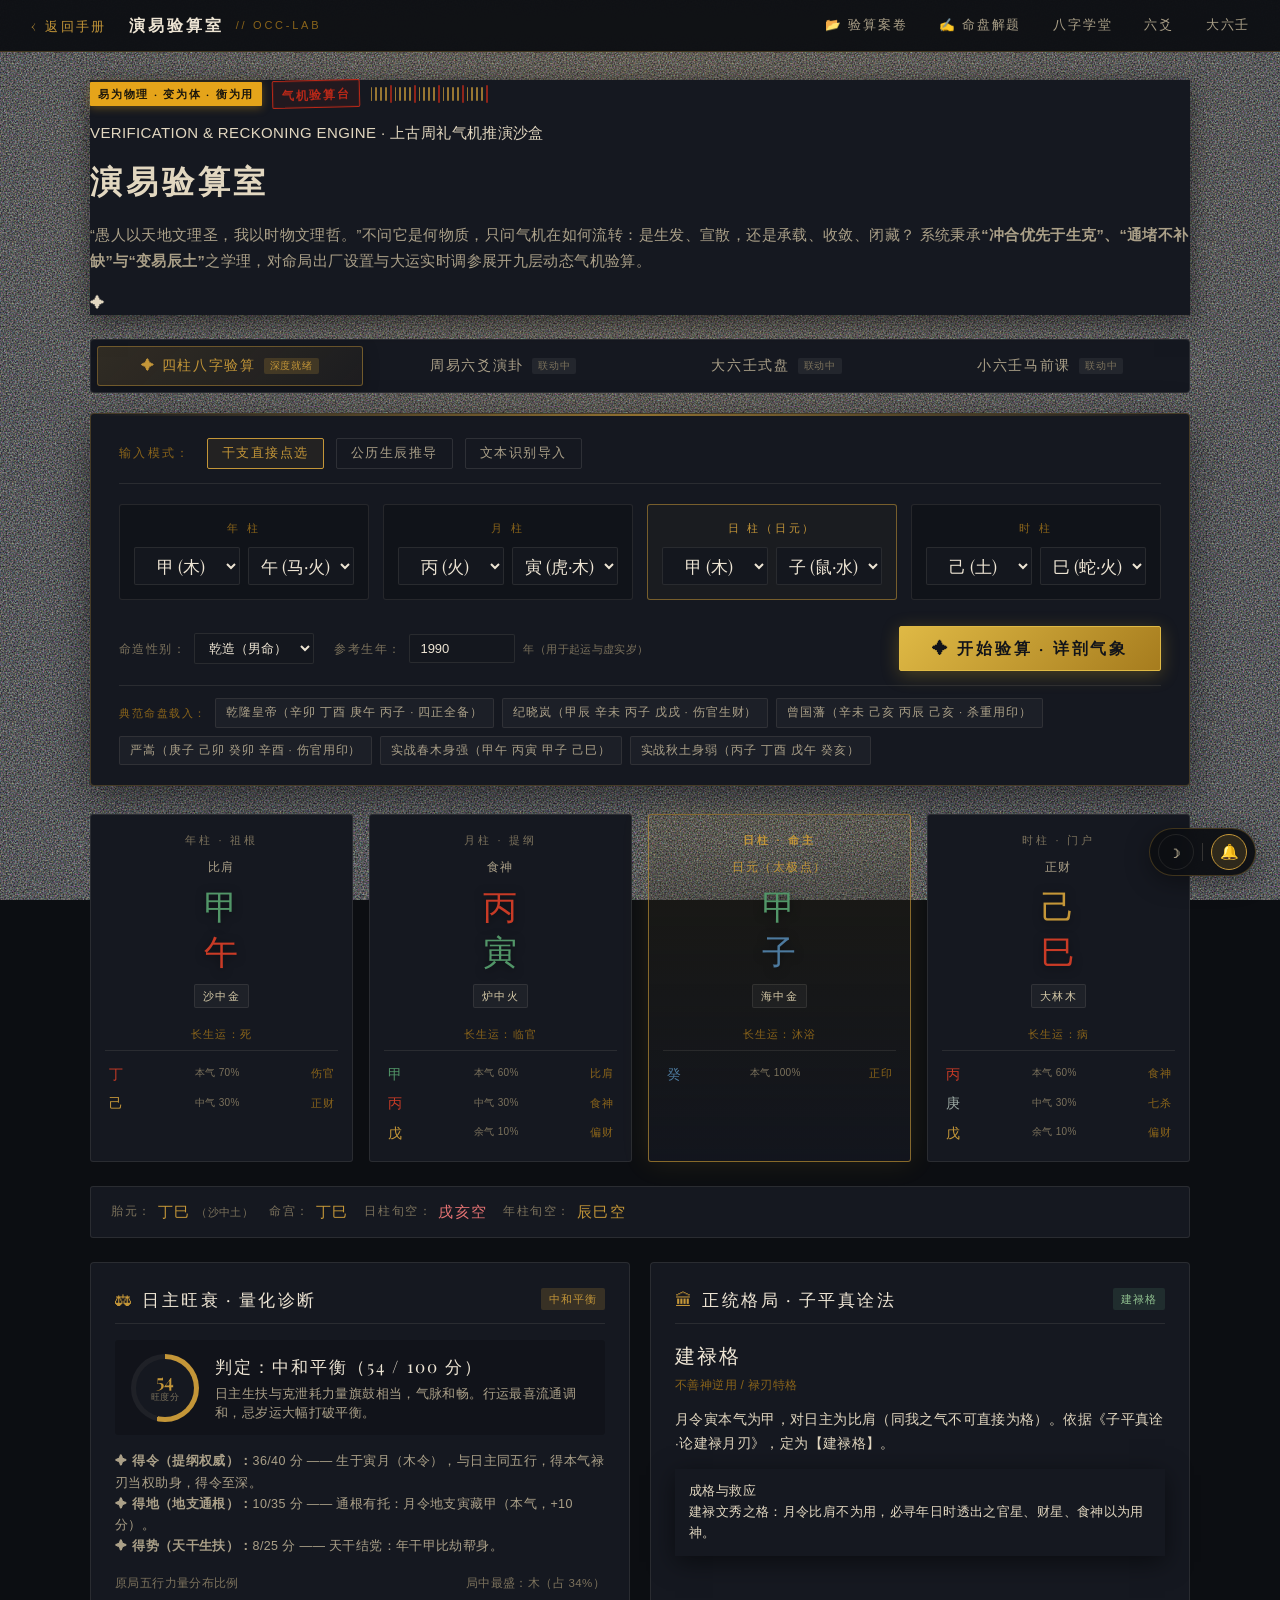
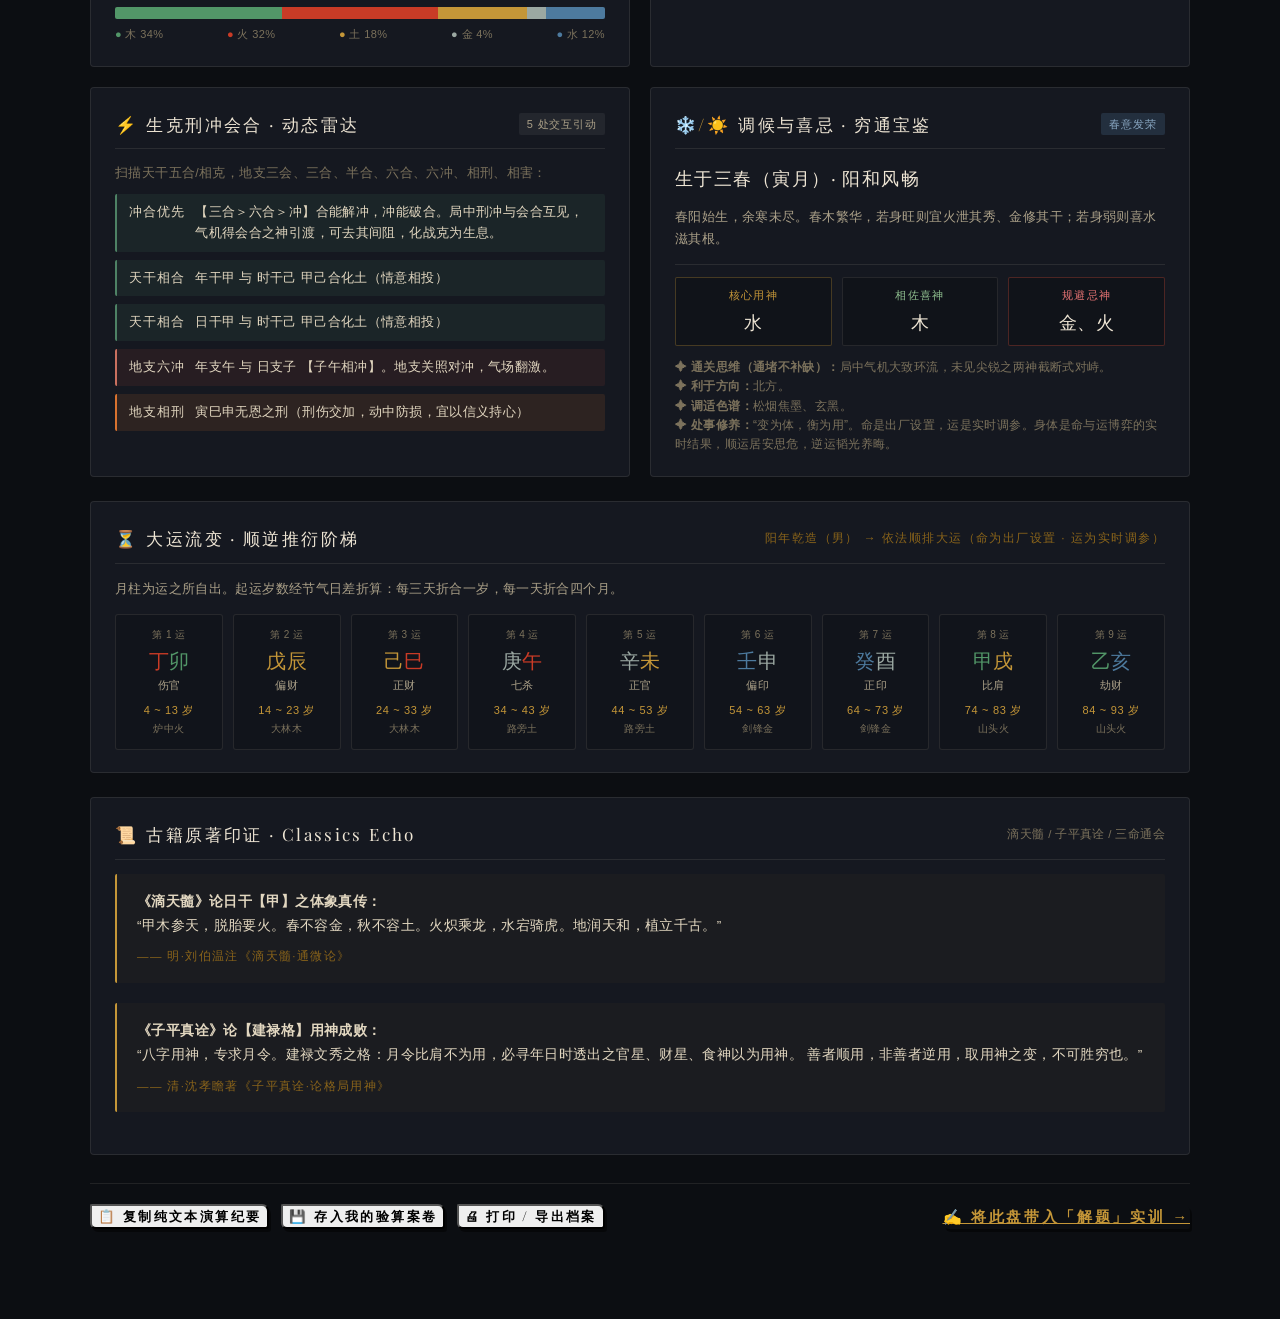
<file: yansuan.html>
<!DOCTYPE html>
<html lang="zh-CN">
<head>
<meta charset="utf-8">
<meta name="viewport" content="width=device-width,initial-scale=1,viewport-fit=cover">
<meta name="theme-color" content="#0d0e11">
<title>演易验算室 · 术数推演参详台 // OCCODEX</title>
<link rel="stylesheet" href="occ-theme.css?v=pop-ritual-v3">
<style>
/* ============================================================
   yansuan.html 专属沉浸式验算台样式
   ============================================================ */
:root {
  --lab-panel-bg: rgba(18, 21, 28, 0.72);
  --lab-border: 1px solid rgba(196, 150, 56, 0.28);
  --lab-gold-grad: linear-gradient(135deg, rgba(196, 150, 56, 0.16) 0%, rgba(229, 164, 26, 0.04) 100%);
}

body {
  margin: 0;
  padding-bottom: 90px;
  background-color: var(--bg);
  color: var(--text);
  font-family: var(--sans);
  line-height: 1.68;
  -webkit-font-smoothing: antialiased;
}

/* 顶部术数系统 Tab 栏 */
.discipline-tabs {
  display: flex;
  align-items: center;
  gap: 8px;
  margin: 24px 0 20px;
  padding: 6px;
  background: var(--bg-card);
  border: var(--hair-soft);
  border-radius: 4px;
  overflow-x: auto;
}
.d-tab {
  flex: 1;
  min-width: 140px;
  display: flex;
  align-items: center;
  justify-content: center;
  gap: 8px;
  padding: 10px 16px;
  font-size: 13.5px;
  letter-spacing: .12em;
  color: var(--text-2);
  background: transparent;
  border: 1px solid transparent;
  border-radius: 3px;
  cursor: pointer;
  transition: all .24s ease;
  white-space: nowrap;
}
.d-tab:hover {
  color: var(--paper);
  background: rgba(255, 255, 255, 0.03);
}
.d-tab.active {
  color: var(--gold);
  border-color: rgba(var(--gold-rgb), 0.45);
  background: var(--lab-gold-grad);
  font-weight: 500;
  box-shadow: 0 4px 16px rgba(0, 0, 0, 0.25);
}
.d-tab .d-badge {
  font-size: 10px;
  padding: 1px 6px;
  border-radius: 2px;
  letter-spacing: .08em;
}
.d-tab.active .d-badge {
  background: rgba(var(--gold-rgb), 0.2);
  color: var(--gold);
}
.d-tab:not(.active) .d-badge {
  background: rgba(255, 255, 255, 0.06);
  color: var(--text-3);
}

/* 输入控制台 Console */
.console-card {
  background: var(--bg-card);
  border: var(--lab-border);
  box-shadow: 0 12px 40px rgba(0, 0, 0, 0.45);
  border-radius: 4px;
  padding: 24px 28px 20px;
  margin-bottom: 28px;
  position: relative;
  overflow: hidden;
}
.console-card::before {
  content: "";
  position: absolute;
  top: 0; left: 0; right: 0;
  height: 2px;
  background: linear-gradient(90deg, transparent, var(--gold), transparent);
  opacity: 0.7;
}

.input-mode-nav {
  display: flex;
  gap: 12px;
  border-bottom: var(--hair-soft);
  padding-bottom: 14px;
  margin-bottom: 20px;
  align-items: center;
  flex-wrap: wrap;
}
.mode-pill {
  font-size: 12.5px;
  letter-spacing: .12em;
  padding: 6px 14px;
  border: 1px solid rgba(226, 220, 208, 0.12);
  border-radius: 2px;
  background: transparent;
  color: var(--text-2);
  cursor: pointer;
  transition: all .2s;
}
.mode-pill:hover {
  border-color: rgba(var(--gold-rgb), 0.4);
  color: var(--paper);
}
.mode-pill.on {
  border-color: var(--gold);
  color: var(--gold);
  background: rgba(var(--gold-rgb), 0.08);
}

/* 模式一：四柱干支直选网格 */
.pillars-picker-grid {
  display: grid;
  grid-template-columns: repeat(4, 1fr);
  gap: 14px;
  margin-bottom: 20px;
}
@media (max-width: 680px) {
  .pillars-picker-grid {
    grid-template-columns: repeat(2, 1fr);
  }
}
.p-picker-col {
  border: var(--hair-soft);
  background: rgba(0, 0, 0, 0.2);
  padding: 14px;
  border-radius: 3px;
  text-align: center;
  transition: border-color .2s;
}
.p-picker-col:hover {
  border-color: rgba(var(--gold-rgb), 0.35);
}
.p-picker-col.is-daymaster {
  border-color: rgba(var(--gold-rgb), 0.55);
  background: rgba(var(--gold-rgb), 0.03);
}
.p-picker-title {
  font-size: 11px;
  letter-spacing: .25em;
  color: var(--gold-dim);
  margin-bottom: 10px;
  font-weight: 500;
}
.p-picker-col.is-daymaster .p-picker-title {
  color: var(--gold);
}
.p-select-group {
  display: flex;
  gap: 8px;
  justify-content: center;
}
.p-select-group select {
  flex: 1;
  background: var(--bg-subtle);
  border: var(--hair-soft);
  color: var(--paper);
  font-family: var(--serif);
  font-size: 17px;
  padding: 6px 4px;
  text-align: center;
  border-radius: 2px;
  cursor: pointer;
  outline: none;
}
.p-select-group select:focus {
  border-color: var(--gold);
}

/* 控制台辅控栏 */
.console-meta-row {
  display: flex;
  align-items: center;
  gap: 20px;
  flex-wrap: wrap;
  padding-top: 6px;
  font-size: 13px;
  color: var(--text-2);
}
.console-meta-item {
  display: flex;
  align-items: center;
  gap: 8px;
}
.console-meta-item label {
  color: var(--text-3);
  font-size: 12px;
  letter-spacing: .12em;
}
.console-meta-item select,
.console-meta-item input {
  background: var(--bg-subtle);
  border: var(--hair-soft);
  color: var(--paper);
  padding: 6px 10px;
  border-radius: 2px;
  font-size: 13px;
}

.btn-yansuan-run {
  background: linear-gradient(135deg, #dfb945 0%, #a67c1e 100%);
  color: #12141a;
  border: 1px solid #dfb945;
  font-family: var(--serif);
  font-size: 15.5px;
  font-weight: 600;
  letter-spacing: .18em;
  padding: 10px 32px;
  border-radius: 2px;
  cursor: pointer;
  transition: all .25s ease;
  box-shadow: 0 4px 18px rgba(201, 162, 39, 0.3);
  margin-left: auto;
  display: inline-flex;
  align-items: center;
  gap: 8px;
}
.btn-yansuan-run:hover {
  filter: brightness(1.1);
  transform: translateY(-1px);
  box-shadow: 0 6px 24px rgba(201, 162, 39, 0.45);
}
.btn-yansuan-run:active {
  transform: translateY(0);
}

/* 传世名盘预设 chips */
.famous-chips-wrap {
  display: flex;
  align-items: center;
  gap: 8px;
  flex-wrap: wrap;
  margin-top: 14px;
  padding-top: 12px;
  border-top: var(--hair-soft);
}
.chip-item {
  font-size: 11.5px;
  letter-spacing: .08em;
  padding: 4px 10px;
  background: rgba(255, 255, 255, 0.03);
  border: var(--hair-soft);
  border-radius: 2px;
  color: var(--text-2);
  cursor: pointer;
  transition: all .2s;
}
.chip-item:hover {
  border-color: var(--gold);
  color: var(--gold);
  background: rgba(var(--gold-rgb), 0.06);
}

/* 验算分析仪表盘 Output Dashboard */
#yansuanDashboard {
  display: none;
  animation: fadeUp .45s cubic-bezier(.19,1,.22,1) forwards;
}
#yansuanDashboard.on {
  display: block;
}

/* 1. 四柱天地盘象卡 */
.pillars-deck {
  display: grid;
  grid-template-columns: repeat(4, 1fr);
  gap: 16px;
  margin-bottom: 24px;
}
@media (max-width: 720px) {
  .pillars-deck {
    grid-template-columns: repeat(2, 1fr);
  }
}
.pillar-card {
  background: var(--bg-card);
  border: var(--hair-soft);
  border-radius: 3px;
  padding: 16px 14px;
  text-align: center;
  position: relative;
  transition: transform .25s, border-color .25s;
}
.pillar-card:hover {
  border-color: rgba(var(--gold-rgb), 0.35);
  transform: translateY(-2px);
}
.pillar-card.is-dm {
  border-color: rgba(var(--gold-rgb), 0.65);
  background: linear-gradient(180deg, rgba(201, 162, 39, 0.08) 0%, rgba(19, 22, 30, 0.95) 100%);
  box-shadow: 0 0 28px rgba(201, 162, 39, 0.12);
}
.p-tag {
  font-size: 11px;
  letter-spacing: .25em;
  color: var(--text-3);
  margin-bottom: 8px;
}
.pillar-card.is-dm .p-tag {
  color: var(--gold);
  font-weight: 600;
}
.p-god-top {
  font-size: 12px;
  color: var(--text-2);
  margin-bottom: 6px;
  letter-spacing: .12em;
}
.p-chars {
  display: flex;
  flex-direction: column;
  align-items: center;
  gap: 6px;
  margin: 8px 0 12px;
}
.p-char-stem,
.p-char-branch {
  font-family: var(--serif);
  font-size: 34px;
  line-height: 1.15;
  font-weight: 500;
  text-shadow: 0 2px 10px rgba(0,0,0,0.5);
}
.p-nayin-badge {
  font-size: 11px;
  letter-spacing: .12em;
  color: var(--paper-2);
  background: rgba(255, 255, 255, 0.04);
  border: var(--hair-soft);
  padding: 2px 8px;
  border-radius: 2px;
  display: inline-block;
  margin-bottom: 10px;
}
.p-cg-list {
  border-top: var(--hair-soft);
  padding-top: 10px;
  margin-top: 6px;
  display: flex;
  flex-direction: column;
  gap: 4px;
  font-size: 11.5px;
  color: var(--text-2);
}
.p-cg-item {
  display: flex;
  justify-content: space-between;
  align-items: center;
  padding: 1px 4px;
}
.p-cg-char {
  font-family: var(--serif);
  font-size: 14px;
  font-weight: 500;
}
.p-stage-pill {
  font-size: 10.5px;
  color: var(--gold-dim);
  letter-spacing: .1em;
  margin-top: 8px;
}
.p-kong-badge {
  position: absolute;
  top: 8px;
  right: 8px;
  font-size: 9.5px;
  background: rgba(168, 66, 50, 0.25);
  color: #e57373;
  border: 1px solid rgba(168, 66, 50, 0.4);
  padding: 1px 5px;
  border-radius: 2px;
}

/* 辅助太极横幅 (胎元/命宫/身宫/空亡) */
.aux-indicators-bar {
  display: flex;
  gap: 16px;
  flex-wrap: wrap;
  background: var(--bg-card);
  border: var(--hair-soft);
  padding: 12px 20px;
  border-radius: 3px;
  font-size: 13px;
  margin-bottom: 24px;
}
.aux-item {
  display: flex;
  align-items: center;
  gap: 6px;
}
.aux-label {
  color: var(--text-3);
  font-size: 11.5px;
  letter-spacing: .14em;
}
.aux-val {
  font-family: var(--serif);
  font-size: 15px;
  color: var(--gold);
  letter-spacing: .08em;
}

/* 核心剖析卡片 Grid */
.deduction-grid {
  display: grid;
  grid-template-columns: repeat(2, 1fr);
  gap: 20px;
  margin-bottom: 24px;
}
@media (max-width: 860px) {
  .deduction-grid {
    grid-template-columns: 1fr;
  }
}

.ded-card {
  background: var(--bg-card);
  border: var(--hair-soft);
  border-radius: 4px;
  padding: 22px 24px;
  position: relative;
  transition: border-color .2s;
}
.ded-card:hover {
  border-color: rgba(var(--gold-rgb), 0.3);
}
.ded-card-head {
  display: flex;
  align-items: center;
  justify-content: space-between;
  margin-bottom: 14px;
  padding-bottom: 10px;
  border-bottom: var(--hair-soft);
}
.ded-title {
  font-family: var(--serif);
  font-size: 17px;
  color: var(--paper);
  letter-spacing: .14em;
  display: flex;
  align-items: center;
  gap: 8px;
}
.ded-badge {
  font-size: 11px;
  padding: 2px 8px;
  border-radius: 2px;
  letter-spacing: .08em;
  font-family: var(--sans);
}

/* 旺衰量化仪表板条 */
.strength-score-box {
  display: flex;
  align-items: center;
  gap: 16px;
  margin: 16px 0;
  padding: 12px 16px;
  background: rgba(0, 0, 0, 0.2);
  border-radius: 3px;
}
.ss-gauge {
  width: 68px;
  height: 68px;
  border-radius: 50%;
  display: flex;
  align-items: center;
  justify-content: center;
  flex-direction: column;
  background: conic-gradient(var(--gold) calc(var(--score-pct) * 1%), rgba(255,255,255,0.06) 0);
  position: relative;
  flex-shrink: 0;
}
.ss-gauge::after {
  content: "";
  position: absolute;
  inset: 5px;
  border-radius: 50%;
  background: var(--bg-card);
}
.ss-num {
  position: relative;
  z-index: 2;
  font-family: var(--serif);
  font-size: 19px;
  color: var(--gold);
  font-weight: 600;
  line-height: 1;
}
.ss-sub {
  position: relative;
  z-index: 2;
  font-size: 9px;
  color: var(--text-3);
}
.ss-text {
  flex: 1;
}
.ss-verdict {
  font-family: var(--serif);
  font-size: 17px;
  color: var(--paper);
  letter-spacing: .12em;
  margin-bottom: 4px;
}
.ss-desc {
  font-size: 12.5px;
  color: var(--text-2);
  line-height: 1.55;
}

/* 五行分布占比条 */
.wx-bar-container {
  display: flex;
  height: 12px;
  border-radius: 2px;
  overflow: hidden;
  margin: 14px 0 6px;
  background: rgba(0, 0, 0, 0.3);
}
.wx-segment {
  height: 100%;
  transition: width .5s ease;
}
.wx-legend {
  display: flex;
  justify-content: space-between;
  font-size: 11px;
  color: var(--text-3);
  margin-top: 6px;
}

/* 刑冲会合雷达标签 */
.radar-list {
  display: flex;
  flex-direction: column;
  gap: 8px;
  margin-top: 10px;
}
.radar-item {
  display: flex;
  align-items: flex-start;
  gap: 10px;
  padding: 8px 12px;
  border-radius: 2px;
  font-size: 13px;
  line-height: 1.6;
}
.radar-item.harmony {
  background: rgba(78, 130, 101, 0.12);
  border-left: 2px solid #4e8265;
}
.radar-item.conflict {
  background: rgba(168, 66, 50, 0.12);
  border-left: 2px solid #c9705f;
}
.radar-item.punish {
  background: rgba(216, 114, 47, 0.12);
  border-left: 2px solid #d8722f;
}
.radar-tag {
  font-weight: 500;
  white-space: nowrap;
  letter-spacing: .08em;
}

/* 大运阶梯行运表 */
.dayun-ladder-wrap {
  background: var(--bg-card);
  border: var(--hair-soft);
  border-radius: 4px;
  padding: 22px 24px;
  margin-bottom: 24px;
}
.dayun-row-grid {
  display: grid;
  grid-template-columns: repeat(auto-fit, minmax(88px, 1fr));
  gap: 10px;
  margin-top: 14px;
}
.dayun-col {
  border: var(--hair-soft);
  background: rgba(0, 0, 0, 0.15);
  padding: 12px 6px;
  border-radius: 3px;
  text-align: center;
  transition: all .2s;
}
.dayun-col:hover {
  border-color: rgba(var(--gold-rgb), 0.4);
  background: rgba(var(--gold-rgb), 0.04);
}
.dy-step {
  font-size: 10px;
  color: var(--text-3);
  margin-bottom: 4px;
}
.dy-gz {
  font-family: var(--serif);
  font-size: 20px;
  line-height: 1.25;
  margin: 4px 0;
  font-weight: 500;
}
.dy-god {
  font-size: 11px;
  color: var(--text-2);
}
.dy-age {
  font-size: 11px;
  color: var(--gold);
  margin-top: 6px;
  letter-spacing: .06em;
}
.dy-ny {
  font-size: 9.5px;
  color: var(--text-3);
  margin-top: 2px;
}

/* 经典古籍互证折叠与交互按钮套件 */
.classics-echo-box {
  background: rgba(201, 162, 39, 0.03);
  border-left: 2px solid var(--gold);
  padding: 16px 20px;
  border-radius: 2px;
  margin: 14px 0 20px;
  font-size: 13.5px;
  line-height: 1.8;
  color: var(--text);
}
.classics-echo-box .src {
  display: block;
  font-size: 11.5px;
  color: var(--gold-dim);
  margin-top: 8px;
  letter-spacing: .12em;
}

.action-bar-suite {
  display: flex;
  gap: 12px;
  flex-wrap: wrap;
  align-items: center;
  margin-top: 28px;
  padding-top: 20px;
  border-top: var(--hair-soft);
}

/* 历史档案抽屉 */
.history-veil {
  position: fixed;
  inset: 0;
  background: rgba(0, 0, 0, 0.55);
  z-index: 100;
  opacity: 0;
  pointer-events: none;
  transition: opacity .3s;
}
.history-veil.on {
  opacity: 1;
  pointer-events: auto;
}
.history-drawer {
  position: fixed;
  top: 0; right: 0; bottom: 0;
  width: min(440px, 90vw);
  background: var(--bg-card);
  border-left: var(--hair);
  z-index: 101;
  transform: translateX(105%);
  transition: transform .35s cubic-bezier(.19,1,.22,1);
  display: flex;
  flex-direction: column;
}
.history-drawer.on {
  transform: none;
}
.hd-head {
  padding: 20px 24px;
  border-bottom: var(--hair-soft);
  display: flex;
  justify-content: space-between;
  align-items: center;
}
.hd-body {
  flex: 1;
  overflow-y: auto;
  padding: 16px 24px;
}
.history-entry-card {
  border: var(--hair-soft);
  background: rgba(0, 0, 0, 0.18);
  padding: 12px 14px;
  border-radius: 3px;
  margin-bottom: 12px;
  cursor: pointer;
  transition: border-color .2s;
}
.history-entry-card:hover {
  border-color: var(--gold);
}
.hec-gz {
  font-family: var(--serif);
  font-size: 17px;
  color: var(--gold);
  letter-spacing: .18em;
  margin-bottom: 4px;
}
.hec-meta {
  font-size: 11.5px;
  color: var(--text-3);
  display: flex;
  justify-content: space-between;
}

/* 全局容器居中约束 */
.wrap {
  max-width: 1100px;
  margin: 0 auto;
  padding: 0 24px;
}

/* 昼夜主题切换浮动按钮 */
.theme-btn {
  position: fixed;
  top: 14px;
  right: 18px;
  z-index: 99;
  width: 42px;
  height: 42px;
  border-radius: 50%;
  border: var(--hair-soft);
  background: var(--bg-card);
  color: var(--gold);
  font-family: var(--serif);
  font-size: 15px;
  cursor: pointer;
  display: flex;
  align-items: center;
  justify-content: center;
  transition: all .25s ease;
  box-shadow: 0 4px 14px rgba(0, 0, 0, 0.35);
}
.theme-btn:hover {
  border-color: var(--gold);
  transform: scale(1.06);
}

/* 昼间模式 (素绢水墨朱砂) 高级适配 */
body.daylight .console-card,
body.daylight .ded-card,
body.daylight .dayun-ladder-wrap,
body.daylight .aux-indicators-bar,
body.daylight .history-drawer {
  background: var(--bg-card);
  border-color: rgba(40, 36, 30, 0.15);
  box-shadow: 0 4px 24px rgba(0, 0, 0, 0.06);
}

/* 原局四柱卡片：昼间素雅白底与温润金边，杜绝暗黑发灰 */
body.daylight .pillar-card {
  background: #ffffff;
  border: 1px solid rgba(190, 150, 60, 0.28);
  box-shadow: 0 4px 18px rgba(50, 40, 30, 0.05);
}
body.daylight .pillar-card:hover {
  border-color: rgba(190, 150, 60, 0.6);
  box-shadow: 0 6px 24px rgba(190, 150, 60, 0.14);
}
body.daylight .pillar-card.is-dm {
  background: linear-gradient(180deg, #ffffff 0%, #fffcf2 100%);
  border: 1.5px solid #c9a227;
  box-shadow: 0 4px 22px rgba(201, 162, 39, 0.2);
}

/* 核心修复：消除昼间四柱大字的暗黑阴影，字体字色明润纯净 */
body.daylight .p-char-stem,
body.daylight .p-char-branch {
  text-shadow: none !important;
  filter: none !important;
  font-weight: 600;
}
body.daylight .p-char-stem[data-wx="木"], body.daylight .p-char-branch[data-wx="木"] { color: #1b7340 !important; }
body.daylight .p-char-stem[data-wx="火"], body.daylight .p-char-branch[data-wx="火"] { color: #c8321a !important; }
body.daylight .p-char-stem[data-wx="土"], body.daylight .p-char-branch[data-wx="土"] { color: #a06318 !important; }
body.daylight .p-char-stem[data-wx="金"], body.daylight .p-char-branch[data-wx="金"] { color: #4e5661 !important; }
body.daylight .p-char-stem[data-wx="水"], body.daylight .p-char-branch[data-wx="水"] { color: #1565c0 !important; }

body.daylight .p-tag {
  color: #7a705e;
}
body.daylight .pillar-card.is-dm .p-tag {
  color: #9e3626;
  font-weight: 600;
}
body.daylight .p-god-top {
  color: #484135;
  font-weight: 500;
}
body.daylight .p-nayin-badge {
  background: #f4efe4;
  color: #28241e;
  border-color: rgba(40, 36, 30, 0.15);
}
body.daylight .p-stage-pill {
  color: #846820;
}
body.daylight .p-cg-list {
  border-top-color: rgba(40, 36, 30, 0.12);
  color: #554e42;
}

body.daylight .p-picker-col {
  background: #ffffff;
  border: 1px solid rgba(40, 36, 30, 0.12);
}
body.daylight .p-picker-col.is-daymaster {
  background: #fffcf5;
  border-color: rgba(201, 162, 39, 0.6);
}
body.daylight .p-picker-title {
  color: #846820;
}

body.daylight .p-picker-col,
body.daylight .dayun-col,
body.daylight .strength-score-box,
body.daylight .history-entry-card {
  background: rgba(0, 0, 0, 0.04);
  border-color: rgba(40, 36, 30, 0.12);
}
body.daylight .p-select-group select,
body.daylight .console-meta-item select,
body.daylight .console-meta-item input,
body.daylight #rawBaziInput,
body.daylight #solarDate,
body.daylight #solarTime {
  background: #fdfbf7;
  color: var(--paper);
  border-color: rgba(40, 36, 30, 0.22);
}
body.daylight .mode-pill {
  border-color: rgba(40, 36, 30, 0.2);
  color: var(--text2);
}
body.daylight .mode-pill.on {
  background: rgba(var(--gold-rgb), 0.12);
  border-color: var(--gold);
  color: #7d6014;
}
body.daylight .ss-gauge::after {
  background: var(--bg-card);
}
body.daylight .d-tab {
  color: var(--text2);
}
body.daylight .d-tab.active {
  color: #8d7420;
  border-color: var(--gold);
  background: rgba(var(--gold-rgb), 0.12);
}
body.daylight .classics-echo-box {
  background: rgba(201, 162, 39, 0.06);
}
</style>
</head>
<body>

<!-- 统一顶栏 OCC-MASTER-HEADER -->
<nav class="occ-master-header">
  <div style="display:flex;align-items:center;gap:12px;">
    <a href="index.html#portal" class="occ-back-btn" title="返回手册总览">
      <span class="arrow">‹</span> <span>返回手册</span>
    </a>
    <span style="font-family:var(--serif);font-size:16px;color:var(--paper);letter-spacing:.18em;font-weight:600;">演易验算室</span>
    <span style="font-size:11px;color:var(--gold-dim);letter-spacing:.25em;">// OCC-LAB</span>
  </div>

  <div class="occ-nav-tools">
    <button id="btnOpenHistory" class="occ-nav-link" style="background:transparent;border:none;cursor:pointer;">📂 验算案卷</button>
    <a href="ziping.html#lab" class="occ-nav-link">✍ 命盘解题</a>
    <a href="ziping.html" class="occ-nav-link">八字学堂</a>
    <a href="liuyao.html" class="occ-nav-link">六爻</a>
    <a href="liuren.html" class="occ-nav-link">大六壬</a>
  </div>
</nav>

<div class="wrap" style="max-width:1100px;margin:0 auto;padding:0 24px;">

  <!-- 页面导语与易学物理宣言 -->
  <div class="ch-head" style="margin-top:28px;">
    <div style="display:flex;align-items:center;gap:10px;margin-bottom:12px;flex-wrap:wrap;">
      <span class="turmeric-tag">易为物理 · 变为体 · 衡为用</span>
      <span class="cinnabar-seal">气机验算台</span>
      <div class="yarrow-tallies" title="大衍之数五十 · 蓍草筹策">
        <span></span><span></span><span></span><span></span><span class="hi"></span>
        <span></span><span></span><span></span><span></span><span class="hi"></span>
        <span></span><span></span><span></span><span></span><span class="hi"></span>
        <span></span><span></span><span></span><span></span><span class="hi"></span>
        <span></span><span></span><span></span><span></span><span class="hi"></span>
      </div>
    </div>
    <div class="kick">VERIFICATION & RECKONING ENGINE · 上古周礼气机推演沙盒</div>
    <h1 style="font-family:var(--serif);font-size:32px;letter-spacing:.12em;margin:8px 0;">演易验算室</h1>
    <p class="sub" style="font-size:14.5px;color:var(--text2);line-height:1.85;">
      “愚人以天地文理圣，我以时物文理哲。”不问它是何物质，只问气机在如何流转：是生发、宣散，还是承载、收敛、闭藏？
      系统秉承<b>“冲合优先于生克”、“通堵不补缺”与“变易辰土”</b>之学理，对命局出厂设置与大运实时调参展开九层动态气机验算。
    </p>
    <div class="rule">✦</div>
  </div>

  <!-- 多术数切换 Tab (八字深度上线，预留六爻/六壬联动) -->
  <div class="discipline-tabs">
    <button class="d-tab active" data-disc="bazi">
      <span>✦ 四柱八字验算</span>
      <span class="d-badge">深度就绪</span>
    </button>
    <button class="d-tab" data-disc="liuyao" onclick="location.href='liuyao.html'">
      <span>周易六爻演卦</span>
      <span class="d-badge">联动中</span>
    </button>
    <button class="d-tab" data-disc="liuren" onclick="location.href='liuren.html'">
      <span>大六壬式盘</span>
      <span class="d-badge">联动中</span>
    </button>
    <button class="d-tab" data-disc="xlr" onclick="location.href='xlr.html'">
      <span>小六壬马前课</span>
      <span class="d-badge">联动中</span>
    </button>
  </div>

  <!-- 输入控制台 Console -->
  <div class="console-card">
    <div class="input-mode-nav">
      <span style="font-size:11.5px;color:var(--gold-dim);letter-spacing:.2em;margin-right:4px;">输入模式：</span>
      <button class="mode-pill on" id="pillModeDirect">干支直接点选</button>
      <button class="mode-pill" id="pillModeSolar">公历生辰推导</button>
      <button class="mode-pill" id="pillModeText">文本识别导入</button>
    </div>

    <!-- 模式一：四柱直接点选 -->
    <div id="modeDirectBox">
      <div class="pillars-picker-grid">
        <!-- 年柱 -->
        <div class="p-picker-col">
          <div class="p-picker-title">年 柱</div>
          <div class="p-select-group">
            <select id="selYG"></select>
            <select id="selYZ"></select>
          </div>
        </div>
        <!-- 月柱 -->
        <div class="p-picker-col">
          <div class="p-picker-title">月 柱</div>
          <div class="p-select-group">
            <select id="selMG"></select>
            <select id="selMZ"></select>
          </div>
        </div>
        <!-- 日柱 -->
        <div class="p-picker-col is-daymaster">
          <div class="p-picker-title">日 柱（日元）</div>
          <div class="p-select-group">
            <select id="selDG"></select>
            <select id="selDZ"></select>
          </div>
        </div>
        <!-- 时柱 -->
        <div class="p-picker-col">
          <div class="p-picker-title">时 柱</div>
          <div class="p-select-group">
            <select id="selHG"></select>
            <select id="selHZ"></select>
          </div>
        </div>
      </div>
    </div>

    <!-- 模式二：公历时间换算 (隐藏/切换) -->
    <div id="modeSolarBox" style="display:none;margin-bottom:20px;">
      <div style="display:flex;gap:14px;flex-wrap:wrap;align-items:center;background:rgba(0,0,0,0.2);padding:14px 18px;border:var(--hair-soft);border-radius:3px;">
        <div>
          <label style="font-size:11px;color:var(--text-3);display:block;margin-bottom:4px;">公历出生日期</label>
          <input type="date" id="solarDate" value="1990-05-18" style="background:var(--bg-subtle);border:var(--hair-soft);color:var(--paper);padding:6px 10px;border-radius:2px;">
        </div>
        <div>
          <label style="font-size:11px;color:var(--text-3);display:block;margin-bottom:4px;">出生时辰 (24小时制)</label>
          <input type="time" id="solarTime" value="09:30" style="background:var(--bg-subtle);border:var(--hair-soft);color:var(--paper);padding:6px 10px;border-radius:2px;">
        </div>
        <button class="btn small" id="btnCalcSolarToGZ" style="margin-top:16px;"><span>换算并填充四柱</span></button>
      </div>
    </div>

    <!-- 模式三：文本识别 (隐藏/切换) -->
    <div id="modeTextBox" style="display:none;margin-bottom:20px;">
      <div style="background:rgba(0,0,0,0.2);padding:14px 18px;border:var(--hair-soft);border-radius:3px;">
        <label style="font-size:11px;color:var(--text-3);display:block;margin-bottom:4px;">粘贴四柱干支与性别（如：甲午 丙寅 甲子 己巳 乾造）</label>
        <div style="display:flex;gap:10px;">
          <input type="text" id="rawBaziInput" placeholder="甲午 丙寅 甲子 己巳 乾造" style="flex:1;background:var(--bg-subtle);border:var(--hair-soft);color:var(--paper);padding:8px 12px;border-radius:2px;font-family:var(--serif);font-size:16px;">
          <button class="btn small" id="btnParseTextBazi"><span>解析填入</span></button>
        </div>
      </div>
    </div>

    <!-- 控制台底部控制栏：性别、出生年份、开始验算按钮 -->
    <div class="console-meta-row">
      <div class="console-meta-item">
        <label>命造性别：</label>
        <select id="selGender">
          <option value="m">乾造（男命）</option>
          <option value="f">坤造（女命）</option>
        </select>
      </div>
      <div class="console-meta-item">
        <label>参考生年：</label>
        <input type="number" id="inputBirthYear" value="1990" min="1900" max="2100" style="width:84px;">
        <span style="font-size:11px;color:var(--text-3);">年（用于起运与虚实岁）</span>
      </div>

      <button class="btn-yansuan-run" id="btnStartVerify">
        <span>✦ 开始验算 · 详剖气象</span>
      </button>
    </div>

    <!-- 传世名盘预设快速点选 -->
    <div class="famous-chips-wrap">
      <span style="font-size:11px;color:var(--gold-dim);letter-spacing:.14em;">典范命盘载入：</span>
      <span class="chip-item" data-preset="qianlong">乾隆皇帝（辛卯 丁酉 庚午 丙子 · 四正全备）</span>
      <span class="chip-item" data-preset="jixiaolan">纪晓岚（甲辰 辛未 丙子 戊戌 · 伤官生财）</span>
      <span class="chip-item" data-preset="zengguofan">曾国藩（辛未 己亥 丙辰 己亥 · 杀重用印）</span>
      <span class="chip-item" data-preset="yansong">严嵩（庚子 己卯 癸卯 辛酉 · 伤官用印）</span>
      <span class="chip-item" data-preset="case1">实战春木身强（甲午 丙寅 甲子 己巳）</span>
      <span class="chip-item" data-preset="case2">实战秋土身弱（丙子 丁酉 戊午 癸亥）</span>
    </div>
  </div>

  <!-- 验算分析仪表盘 Output Dashboard (初始隐藏，点击验算后呈现) -->
  <div id="yansuanDashboard">

    <!-- 1. 原局四柱天地盘象 Deck -->
    <div class="pillars-deck" id="deckPillars"></div>

    <!-- 辅助太极横幅 -->
    <div class="aux-indicators-bar" id="barAuxIndicators"></div>

    <!-- 核心剖析两列 Grid -->
    <div class="deduction-grid">

      <!-- 2. 日主旺衰量化诊断 -->
      <div class="ded-card">
        <div class="ded-card-head">
          <div class="ded-title">
            <span style="color:var(--gold);">⚖</span>
            <span>日主旺衰 · 量化诊断</span>
          </div>
          <span class="ded-badge" id="badgeDmStrength" style="background:rgba(var(--gold-rgb),0.2);color:var(--gold);">评定中</span>
        </div>

        <div class="strength-score-box">
          <div class="ss-gauge" id="gaugeStrength" style="--score-pct: 50;">
            <span class="ss-num" id="valStrengthScore">50</span>
            <span class="ss-sub">旺度分</span>
          </div>
          <div class="ss-text">
            <div class="ss-verdict" id="txtStrengthVerdict">日主偏强</div>
            <div class="ss-desc" id="txtStrengthReason">正在核算得令、得地、得势三维权重...</div>
          </div>
        </div>

        <!-- 三维细项权重分解 -->
        <div style="font-size:12.5px;color:var(--text-2);margin-top:12px;line-height:1.7;" id="breakdownScores"></div>

        <!-- 五行能量分布条 -->
        <div style="margin-top:16px;">
          <div style="display:flex;justify-content:space-between;font-size:11.5px;color:var(--text-3);">
            <span>原局五行力量分布比例</span>
            <span id="txtDominantWx">主导五行：木</span>
          </div>
          <div class="wx-bar-container" id="barWxDistribution"></div>
          <div class="wx-legend" id="legendWxDistribution"></div>
        </div>
      </div>

      <!-- 3. 《子平真诠》正统格局判定 -->
      <div class="ded-card">
        <div class="ded-card-head">
          <div class="ded-title">
            <span style="color:var(--gold);">🏛</span>
            <span>正统格局 · 子平真诠法</span>
          </div>
          <span class="ded-badge" id="badgeGeju" style="background:rgba(78, 130, 101, 0.2);color:#8fbf8f;">正官格</span>
        </div>

        <div style="margin-bottom:12px;">
          <div style="font-family:var(--serif);font-size:20px;color:var(--paper);letter-spacing:.1em;" id="txtGejuName">正官格</div>
          <div style="font-size:12px;color:var(--gold-dim);margin-top:3px;" id="txtGejuType">善神顺用 · 宜生护，忌克破</div>
        </div>

        <p style="font-size:13.5px;line-height:1.75;color:var(--text);" id="txtGejuDeduction"></p>

        <div class="note story" style="margin:12px 0 0;padding:12px 14px;font-size:12.5px;" id="txtGejuCondition">
          <span class="tag">成格与救应</span><br>
          <span id="txtGejuRule">正官见财生、见印护为成；逢伤官见官为破。</span>
        </div>
      </div>

      <!-- 4. 生克刑冲会合全景雷达 -->
      <div class="ded-card">
        <div class="ded-card-head">
          <div class="ded-title">
            <span style="color:var(--gold);">⚡</span>
            <span>生克刑冲会合 · 动态雷达</span>
          </div>
          <span class="ded-badge" id="badgeRadarCount" style="background:rgba(255,255,255,0.06);color:var(--text-2);">0 项互动</span>
        </div>

        <p style="font-size:12.5px;color:var(--text-3);margin-bottom:10px;">
          扫描天干五合/相克，地支三会、三合、半合、六合、六冲、相刑、相害：
        </p>

        <div class="radar-list" id="listInteractions"></div>
      </div>

      <!-- 5. 《穷通宝鉴》调候与用神参详 -->
      <div class="ded-card">
        <div class="ded-card-head">
          <div class="ded-title">
            <span style="color:var(--gold);">❄️/☀️</span>
            <span>调候与喜忌 · 穷通宝鉴</span>
          </div>
          <span class="ded-badge" id="badgeClimate" style="background:rgba(93, 138, 181, 0.2);color:#89a7c2;">寒暖中和</span>
        </div>

        <div style="font-family:var(--serif);font-size:18px;color:var(--paper);letter-spacing:.08em;margin-bottom:6px;" id="txtClimateTitle">
          生于春月 · 木旺阳和
        </div>
        <p style="font-size:13px;color:var(--text-2);line-height:1.7;" id="txtClimateDesc"></p>

        <!-- 取用神定论表 -->
        <div style="border-top:var(--hair-soft);padding-top:12px;margin-top:14px;display:grid;grid-template-columns:repeat(3, 1fr);gap:10px;text-align:center;">
          <div style="background:rgba(0,0,0,0.2);padding:8px 4px;border-radius:2px;border:1px solid rgba(var(--gold-rgb),0.3);">
            <div style="font-size:11px;color:var(--gold);letter-spacing:.12em;">核心用神</div>
            <div style="font-family:var(--serif);font-size:18px;color:var(--paper);margin-top:2px;" id="txtGodYong">—</div>
          </div>
          <div style="background:rgba(0,0,0,0.2);padding:8px 4px;border-radius:2px;border:var(--hair-soft);">
            <div style="font-size:11px;color:#8fbf8f;letter-spacing:.12em;">相佐喜神</div>
            <div style="font-family:var(--serif);font-size:18px;color:var(--paper);margin-top:2px;" id="txtGodXi">—</div>
          </div>
          <div style="background:rgba(0,0,0,0.2);padding:8px 4px;border-radius:2px;border:1px solid rgba(168,66,50,0.4);">
            <div style="font-size:11px;color:#e57373;letter-spacing:.12em;">规避忌神</div>
            <div style="font-family:var(--serif);font-size:18px;color:var(--paper);margin-top:2px;" id="txtGodJi">—</div>
          </div>
        </div>

        <div style="font-size:12px;color:var(--text-3);margin-top:12px;line-height:1.6;" id="txtFavorableAdvice"></div>
      </div>

    </div>

    <!-- 6. 大运排盘与十年运程阶梯 -->
    <div class="dayun-ladder-wrap">
      <div class="ded-card-head">
        <div class="ded-title">
          <span style="color:var(--gold);">⏳</span>
          <span>大运流变 · 顺逆推衍阶梯</span>
        </div>
        <div id="txtDayunDir" style="font-size:12px;color:var(--gold-dim);letter-spacing:.12em;">阳男阳年 · 顺排大运</div>
      </div>
      <p style="font-size:13px;color:var(--text-2);margin-bottom:6px;" id="txtDayunMeta">
        月柱为运之所自出。起运岁数经节气日差折算：每三天折合一岁，每一天折合四个月。
      </p>

      <div class="dayun-row-grid" id="gridDayunSteps"></div>
    </div>

    <!-- 7. 古籍经典印证 Classics Echo -->
    <div class="ded-card" style="margin-bottom:24px;">
      <div class="ded-card-head">
        <div class="ded-title">
          <span style="color:var(--gold);">📜</span>
          <span>古籍原著印证 · Classics Echo</span>
        </div>
        <span style="font-size:11.5px;color:var(--text-3);">滴天髓 / 子平真诠 / 三命通会</span>
      </div>
      <div id="boxClassicsEcho"></div>
    </div>

    <!-- 8. 交互操作套件与模块联动 -->
    <div class="action-bar-suite">
      <button class="btn" id="btnCopyReport"><span>📋 复制纯文本演算纪要</span></button>
      <button class="btn ghost" id="btnSaveRecord"><span>💾 存入我的验算案卷</span></button>
      <button class="btn ghost" onclick="window.print()"><span>🖨 打印 / 导出档案</span></button>
      <a class="btn ghost" id="btnJumpToSolve" href="ziping.html#lab" target="_blank" style="margin-left:auto;color:var(--gold);border-color:rgba(var(--gold-rgb),0.5);">
        <span>✍ 将此盘带入「解题」实训 →</span>
      </a>
    </div>

  </div>

</div>

<!-- 验算历史档案抽屉 -->
<div class="history-veil" id="historyVeil"></div>
<aside class="history-drawer" id="historyDrawer">
  <div class="hd-head">
    <span style="font-family:var(--serif);font-size:17px;color:var(--paper);letter-spacing:.16em;">验算历史案卷</span>
    <button id="btnCloseHistory" style="background:none;border:none;color:var(--text-3);font-size:18px;cursor:pointer;">✕</button>
  </div>
  <div class="hd-body" id="historyListBody">
    <div style="text-align:center;color:var(--text-3);padding:40px 0;font-size:13px;">暂无本地验算记录</div>
  </div>
</aside>

<!-- 提示框 Toast -->
<div id="toast" style="position:fixed;bottom:24px;left:50%;transform:translateX(-50%);background:rgba(18,21,28,0.94);border:var(--hair-bright);color:var(--paper);padding:10px 22px;border-radius:3px;font-size:13px;letter-spacing:.1em;z-index:200;opacity:0;pointer-events:none;transition:opacity .3s;"></div>

<!-- 引入本地核心库 (零外链、零外部CDN) -->
<script src="js/lib/occ-storage.js"></script>
<script src="js/lib/mystic-ui.js"></script>
<script src="occ-theme.js"></script>

<script>
/* ============================================================
   演易验算室 · 八字四柱参详算法中枢 (Zero Framework, Pure ES6)
   ============================================================ */
(function() {
  'use strict';

  // 基础常数
  const GAN = ['甲','乙','丙','丁','戊','己','庚','辛','壬','癸'];
  const GAN_WX = ['木','木','火','火','土','土','金','金','水','水'];
  const GAN_YY = [1,0,1,0,1,0,1,0,1,0]; // 1: 阳, 0: 阴

  const ZHI = ['子','丑','寅','卯','辰','巳','午','未','申','酉','戌','亥'];
  const ZHI_WX = ['水','土','木','木','土','火','火','土','金','金','土','水'];
  const ZHI_YY = [1,0,1,0,1,0,1,0,1,0,1,0];
  const SX = ['鼠','牛','虎','兔','龙','蛇','马','羊','猴','鸡','狗','猪'];

  const WX_COLORS = {
    '木': 'var(--wx-mu)',
    '火': 'var(--wx-huo)',
    '土': 'var(--wx-tu)',
    '金': 'var(--wx-jin)',
    '水': 'var(--wx-shui)'
  };

  const CANGGAN_DETAIL = [
    [{g:'癸', r:100, tag:'本气'}],
    [{g:'己', r:60, tag:'本气'}, {g:'癸', r:30, tag:'中气'}, {g:'辛', r:10, tag:'余气'}],
    [{g:'甲', r:60, tag:'本气'}, {g:'丙', r:30, tag:'中气'}, {g:'戊', r:10, tag:'余气'}],
    [{g:'乙', r:100, tag:'本气'}],
    [{g:'戊', r:60, tag:'本气'}, {g:'乙', r:30, tag:'中气'}, {g:'癸', r:10, tag:'余气'}],
    [{g:'丙', r:60, tag:'本气'}, {g:'庚', r:30, tag:'中气'}, {g:'戊', r:10, tag:'余气'}],
    [{g:'丁', r:70, tag:'本气'}, {g:'己', r:30, tag:'中气'}],
    [{g:'己', r:60, tag:'本气'}, {g:'丁', r:30, tag:'中气'}, {g:'乙', r:10, tag:'余气'}],
    [{g:'庚', r:60, tag:'本气'}, {g:'壬', r:30, tag:'中气'}, {g:'戊', r:10, tag:'余气'}],
    [{g:'辛', r:100, tag:'本气'}],
    [{g:'戊', r:60, tag:'本气'}, {g:'辛', r:30, tag:'中气'}, {g:'丁', r:10, tag:'余气'}],
    [{g:'壬', r:70, tag:'本气'}, {g:'甲', r:30, tag:'中气'}]
  ];

  const NAYIN = [
    '海中金','海中金','炉中火','炉中火','大林木','大林木','路旁土','路旁土','剑锋金','剑锋金',
    '山头火','山头火','涧下水','涧下水','城头土','城头土','白蜡金','白蜡金','杨柳木','杨柳木',
    '泉中水','泉中水','屋上土','屋上土','霹雳火','霹雳火','松柏木','松柏木','长流水','长流水',
    '沙中金','沙中金','山下火','山下火','平地木','平地木','壁上土','壁上土','金箔金','金箔金',
    '覆灯火','覆灯火','天河水','天河水','大驿土','大驿土','钗钏金','钗钏金','桑柘木','桑柘木',
    '大溪水','大溪水','沙中土','沙中土','天上火','天上火','石榴木','石榴木','大海水','大海水'
  ];

  const LIFE_STAGES = ['长生','沐浴','冠带','临官','帝旺','衰','病','死','墓','绝','胎','养'];
  // 各日天干长生之支索引
  const CHANGSHENG_START = {
    0: 11, // 甲长生在亥 (11) 顺
    1: 6,  // 乙长生在午 (6) 逆
    2: 2,  // 丙长生在寅 (2) 顺
    3: 9,  // 丁长生在酉 (9) 逆
    4: 2,  // 戊长生在寅 (2) 顺
    5: 9,  // 己长生在酉 (9) 逆
    6: 5,  // 庚长生在巳 (5) 顺
    7: 0,  // 辛长生在子 (0) 逆
    8: 8,  // 壬长生在申 (8) 顺
    9: 3   // 癸长生在卯 (3) 逆
  };

  // 经典典籍引言库
  const DITIANSUI_GAN = {
    '甲': '甲木参天，脱胎要火。春不容金，秋不容土。火炽乘龙，水宕骑虎。地润天和，植立千古。',
    '乙': '乙木虽柔，刵羊解牛。怀丁抱丙，跨凤乘猴。虚湿之地，骑马亦忧。藤萝系甲，可春可秋。',
    '丙': '丙火猛烈，欺霜傲雪。能炼庚金，逢辛反怯。土众成慈，水猖显节。虎马犬乡，甲来成灭。',
    '丁': '丁火柔中，内性昭融。抱乙而孝，合壬而忠。旺而不烈，衰而不穷。如有嫡母，可秋可冬。',
    '戊': '戊土固重，既中且正。静翕动辟，万物司命。水润物生，火燥物病。若在艮坤，怕冲宜静。',
    '己': '己土卑湿，中正蓄藏。不愁木盛，不畏水狂。火少火晦，金多金光。若要物旺，宜助宜帮。',
    '庚': '庚金带杀，刚健为最。得水而清，得火而锐。土润则生，土干则脆。能赢甲兄，输于乙妹。',
    '辛': '辛金软弱，温润而清。畏土之叠，乐水之盈。能扶社稷，能救生灵。热则喜母，寒则喜丁。',
    '壬': '壬水通河，能泄金气。刚中之德，周流不滞。通根透癸，冲天奔地。化则有情，从则相济。',
    '癸': '癸水至弱，达于千里。得龙而运，功化斯神。不愁火土，不论庚辛。合戊见火，化象斯真。'
  };

  // 辅助函数
  const $ = sel => document.querySelector(sel);
  const $$ = sel => document.querySelectorAll(sel);

  function toast(msg) {
    const t = $('#toast');
    t.textContent = msg;
    t.style.opacity = '1';
    setTimeout(() => { t.style.opacity = '0'; }, 2400);
  }

  // 十神计算
  function getTenGod(dmIdx, targetGanIdx) {
    if (dmIdx === targetGanIdx) return '比肩';
    const dmWx = GAN_WX[dmIdx], tWx = GAN_WX[targetGanIdx];
    const sameY = GAN_YY[dmIdx] === GAN_YY[targetGanIdx];
    const SHENG = {'木':'火', '火':'土', '土':'金', '金':'水', '水':'木'};
    const KE = {'木':'土', '土':'水', '水':'火', '火':'金', '金':'木'};

    if (dmWx === tWx) return sameY ? '比肩' : '劫财';
    if (SHENG[dmWx] === tWx) return sameY ? '食神' : '伤官';
    if (KE[dmWx] === tWx) return sameY ? '偏财' : '正财';
    if (KE[tWx] === dmWx) return sameY ? '七杀' : '正官';
    if (SHENG[tWx] === dmWx) return sameY ? '偏印' : '正印';
    return '';
  }

  // 旬空推算
  function getXunKong(g, z) {
    const diff = (z - g + 12) % 12;
    const kongZhi1 = (diff + 10) % 12;
    const kongZhi2 = (diff + 11) % 12;
    return ZHI[kongZhi1] + ZHI[kongZhi2];
  }

  // 纳音索引 (g*12 + z) 取 60 甲子序
  function getNayinIdx(g, z) {
    for (let i = 0; i < 60; i++) {
      if (i % 10 === g && i % 12 === z) return i;
    }
    return 0;
  }

  // 十二长生推算
  function getLifeStage(dmIdx, zhiIdx) {
    const startZhi = CHANGSHENG_START[dmIdx];
    const isForward = GAN_YY[dmIdx] === 1;
    const offset = isForward ? (zhiIdx - startZhi + 12) % 12 : (startZhi - zhiIdx + 12) % 12;
    return LIFE_STAGES[offset];
  }

  // 初始化干支下拉选框
  function initSelects() {
    const populate = (selG, selZ) => {
      selG.innerHTML = GAN.map((g, i) => `<option value="${i}">${g} (${GAN_WX[i]})</option>`).join('');
      selZ.innerHTML = ZHI.map((z, i) => `<option value="${i}">${z} (${SX[i]}·${ZHI_WX[i]})</option>`).join('');
    };
    populate($('#selYG'), $('#selYZ'));
    populate($('#selMG'), $('#selMZ'));
    populate($('#selDG'), $('#selDZ'));
    populate($('#selHG'), $('#selHZ'));

    // 默认填入经典身强例：甲午 丙寅 甲子 己巳
    setPillars([0,6], [2,2], [0,0], [5,5]);
  }

  function setPillars(y, m, d, h) {
    $('#selYG').value = y[0]; $('#selYZ').value = y[1];
    $('#selMG').value = m[0]; $('#selMZ').value = m[1];
    $('#selDG').value = d[0]; $('#selDZ').value = d[1];
    $('#selHG').value = h[0]; $('#selHZ').value = h[1];
  }

  // 模式切换
  $('#pillModeDirect').addEventListener('click', () => {
    $$('.mode-pill').forEach(b => b.classList.remove('on'));
    $('#pillModeDirect').classList.add('on');
    $('#modeDirectBox').style.display = '';
    $('#modeSolarBox').style.display = 'none';
    $('#modeTextBox').style.display = 'none';
  });
  $('#pillModeSolar').addEventListener('click', () => {
    $$('.mode-pill').forEach(b => b.classList.remove('on'));
    $('#pillModeSolar').classList.add('on');
    $('#modeDirectBox').style.display = 'none';
    $('#modeSolarBox').style.display = '';
    $('#modeTextBox').style.display = 'none';
  });
  $('#pillModeText').addEventListener('click', () => {
    $$('.mode-pill').forEach(b => b.classList.remove('on'));
    $('#pillModeText').classList.add('on');
    $('#modeDirectBox').style.display = 'none';
    $('#modeSolarBox').style.display = 'none';
    $('#modeTextBox').style.display = '';
  });

  // 公历换算四柱
  $('#btnCalcSolarToGZ').addEventListener('click', () => {
    const dStr = $('#solarDate').value;
    const tStr = $('#solarTime').value;
    if (!dStr || !tStr) { toast('请选择日期与时间'); return; }
    const parts = dStr.split('-');
    const Y = +parts[0], M = +parts[1], D = +parts[2];
    const h = +tStr.split(':')[0];

    if (window.MysticUI && window.MysticUI.getBaZiFromDate) {
      const bz = window.MysticUI.getBaZiFromDate(new Date(Y, M-1, D, h));
      if (bz && bz.pillars) {
        const p = bz.pillars;
        setPillars([p[0].gan, p[0].zhi], [p[1].gan, p[1].zhi], [p[2].gan, p[2].zhi], [p[3].gan, p[3].zhi]);
        toast('公历已精确推导为四柱干支！');
        return;
      }
    }
    // 快速经典JDN推算法 fallback
    const jdnVal = Math.floor(Date.UTC(Y, M - 1, D) / 86400000) + 2440588;
    const dG = (jdnVal + 9) % 10;
    const dZ = (jdnVal + 1) % 12;
    const yG = (Y - 4) % 10;
    const yZ = (Y - 4) % 12;
    const mZ = (M + 1) % 12;
    const mG = ((yG % 5) * 2 + (mZ >= 2 ? mZ - 2 : mZ + 10)) % 10;
    const hZ = Math.floor((h + 1) / 2) % 12;
    const hG = ((dG % 5) * 2 + hZ) % 10;
    setPillars([yG, yZ], [mG, mZ], [dG, dZ], [hG, hZ]);
    $('#inputBirthYear').value = Y;
    toast('公历已换算并填入干支！');
  });

  // 文本解析
  $('#btnParseTextBazi').addEventListener('click', () => {
    const raw = $('#rawBaziInput').value.trim();
    if (!raw) { toast('请先输入八字文本'); return; }
    parseAndSetBazi(raw);
  });

  function parseAndSetBazi(text) {
    if (text.includes('坤造') || text.includes('女')) $('#selGender').value = 'f';
    else if (text.includes('乾造') || text.includes('男')) $('#selGender').value = 'm';

    // 提取汉字干支
    const chars = text.replace(/[^\u4e00-\u9fa5]/g, '');
    const gzList = [];
    for (let i = 0; i < chars.length - 1; i++) {
      const gIdx = GAN.indexOf(chars[i]);
      const zIdx = ZHI.indexOf(chars[i+1]);
      if (gIdx !== -1 && zIdx !== -1) {
        gzList.push([gIdx, zIdx]);
        i++;
      }
    }
    if (gzList.length >= 4) {
      setPillars(gzList[0], gzList[1], gzList[2], gzList[3]);
      toast('八字识别成功：' + gzList.slice(0,4).map(p => GAN[p[0]] + ZHI[p[1]]).join(' '));
      runVerification();
    } else {
      toast('无法完全匹配四柱干支，请检查输入格式');
    }
  }

  // 传世名盘预设载入
  $$('.chip-item').forEach(chip => {
    chip.addEventListener('click', () => {
      const key = chip.dataset.preset;
      if (key === 'qianlong') {
        // 辛卯 丁酉 庚午 丙子
        setPillars([7,3], [3,9], [6,6], [2,0]);
        $('#selGender').value = 'm'; $('#inputBirthYear').value = '1711';
      } else if (key === 'jixiaolan') {
        // 甲辰 辛未 丙子 戊戌
        setPillars([0,4], [7,7], [2,0], [4,10]);
        $('#selGender').value = 'm'; $('#inputBirthYear').value = '1724';
      } else if (key === 'zengguofan') {
        // 辛未 己亥 丙辰 己亥
        setPillars([7,7], [5,11], [2,4], [5,11]);
        $('#selGender').value = 'm'; $('#inputBirthYear').value = '1811';
      } else if (key === 'yansong') {
        // 庚子 己卯 癸卯 辛酉
        setPillars([6,0], [5,3], [9,3], [7,9]);
        $('#selGender').value = 'm'; $('#inputBirthYear').value = '1480';
      } else if (key === 'case1') {
        // 甲午 丙寅 甲子 己巳
        setPillars([0,6], [2,2], [0,0], [5,5]);
        $('#selGender').value = 'm'; $('#inputBirthYear').value = '1954';
      } else if (key === 'case2') {
        // 丙子 丁酉 戊午 癸亥
        setPillars([2,0], [3,9], [4,6], [9,11]);
        $('#selGender').value = 'm'; $('#inputBirthYear').value = '1996';
      }
      toast('已载入名盘预设');
      runVerification();
    });
  });

  // 开始验算按钮
  $('#btnStartVerify').addEventListener('click', runVerification);

  // 核心验算主流程
  let currentReportTxt = '';

  function runVerification() {
    const yG = +$('#selYG').value, yZ = +$('#selYZ').value;
    const mG = +$('#selMG').value, mZ = +$('#selMZ').value;
    const dG = +$('#selDG').value, dZ = +$('#selDZ').value;
    const hG = +$('#selHG').value, hZ = +$('#selHZ').value;
    const gender = $('#selGender').value;
    const birthYear = +$('#inputBirthYear').value || 1990;

    const chart = {
      y: [yG, yZ],
      m: [mG, mZ],
      d: [dG, dZ],
      h: [hG, hZ],
      gender,
      birthYear
    };

    // 1. 渲染四柱盘象卡片
    renderPillarsDeck(chart);

    // 2. 辅助太极推算
    renderAuxIndicators(chart);

    // 3. 旺衰量化诊断与五行分布
    const strengthRes = computeDayMasterStrength(chart);
    renderStrengthCard(chart, strengthRes);

    // 4. 《子平真诠》格局判定
    const gejuRes = computeGeju(chart);
    renderGejuCard(chart, gejuRes);

    // 5. 刑冲会合全景雷达
    const radarRes = computeInteractions(chart);
    renderRadarCard(radarRes);

    // 6. 《穷通宝鉴》调候与取用
    const climateRes = computeClimateAndGods(chart, strengthRes);
    renderClimateCard(climateRes);

    // 7. 大运顺逆与十年阶梯
    renderDayunLadder(chart);

    // 8. 经典古籍互证
    renderClassicsEcho(chart, gejuRes);

    // 9. 更新跳转解题链接
    $('#btnJumpToSolve').href = `ziping.html#lab`;

    // 准备纯文本报告
    currentReportTxt = generateFullReportText(chart, strengthRes, gejuRes, radarRes, climateRes);

    // 显示分析仪表盘并平滑滚动
    const dash = $('#yansuanDashboard');
    dash.classList.add('on');
    dash.scrollIntoView({ behavior: 'smooth', block: 'start' });
  }

  // 1. 渲染四柱牌组
  function renderPillarsDeck(chart) {
    const cols = [
      { name: '年柱 · 祖根', g: chart.y[0], z: chart.y[1], isDm: false },
      { name: '月柱 · 提纲', g: chart.m[0], z: chart.m[1], isDm: false },
      { name: '日柱 · 命主', g: chart.d[0], z: chart.d[1], isDm: true },
      { name: '时柱 · 门户', g: chart.h[0], z: chart.h[1], isDm: false }
    ];
    const dmG = chart.d[0];
    const dZ = chart.d[1];
    const dayXunKong = getXunKong(dmG, dZ);

    const deckEl = $('#deckPillars');
    deckEl.innerHTML = cols.map(c => {
      const gName = GAN[c.g];
      const zName = ZHI[c.z];
      const gWx = GAN_WX[c.g];
      const zWx = ZHI_WX[c.z];
      const tenGod = c.isDm ? '日元（太极点）' : getTenGod(dmG, c.g);
      const nayinIdx = getNayinIdx(c.g, c.z);
      const nayin = NAYIN[nayinIdx];
      const lifeStage = getLifeStage(dmG, c.z);
      const isKong = dayXunKong.includes(zName);

      const cgs = CANGGAN_DETAIL[c.z].map(cg => {
        const cgGIdx = GAN.indexOf(cg.g);
        const cgGod = getTenGod(dmG, cgGIdx);
        return `
          <div class="p-cg-item">
            <span class="p-cg-char" style="color:${WX_COLORS[GAN_WX[cgGIdx]]}">${cg.g}</span>
            <span style="color:var(--text-3);font-size:10px;">${cg.tag} ${cg.r}%</span>
            <span style="color:var(--gold-dim);font-size:11px;">${cgGod}</span>
          </div>`;
      }).join('');

      return `
        <div class="pillar-card ${c.isDm ? 'is-dm' : ''}">
          ${isKong ? '<span class="p-kong-badge">空亡</span>' : ''}
          <div class="p-tag">${c.name}</div>
          <div class="p-god-top" style="color:${c.isDm ? 'var(--gold)' : 'var(--text-2)'}">${tenGod}</div>
          <div class="p-chars">
            <span class="p-char-stem" data-wx="${gWx}" style="color:${WX_COLORS[gWx]}">${gName}</span>
            <span class="p-char-branch" data-wx="${zWx}" style="color:${WX_COLORS[zWx]}">${zName}</span>
          </div>
          <div class="p-nayin-badge">${nayin}</div>
          <div class="p-stage-pill">长生运：${lifeStage}</div>
          <div class="p-cg-list">
            ${cgs}
          </div>
        </div>`;
    }).join('');
  }

  // 2. 辅助太极指示条
  function renderAuxIndicators(chart) {
    const dmG = chart.d[0], dZ = chart.d[1];
    const mG = chart.m[0], mZ = chart.m[1];
    const yG = chart.y[0], yZ = chart.y[1];
    const hZ = chart.h[1];

    // 胎元：月干进一、月支进三
    const tyG = (mG + 1) % 10;
    const tyZ = (mZ + 3) % 12;
    const tyNayin = NAYIN[getNayinIdx(tyG, tyZ)];

    // 命宫与身宫经典推算
    const mgZ = ((14 - (mZ + 1) - (hZ + 1)) % 12 + 12) % 12;
    const mgG = ((chart.y[0] % 5) * 2 + (mgZ >= 2 ? mgZ - 2 : mgZ + 10)) % 10;

    // 旬空
    const yearKong = getXunKong(yG, yZ);
    const dayKong = getXunKong(dmG, dZ);

    $('#barAuxIndicators').innerHTML = `
      <div class="aux-item"><span class="aux-label">胎元：</span><span class="aux-val">${GAN[tyG]}${ZHI[tyZ]}</span><span style="font-size:11px;color:var(--text-3)">（${tyNayin}）</span></div>
      <div class="aux-item"><span class="aux-label">命宫：</span><span class="aux-val">${GAN[mgG]}${ZHI[mgZ]}</span></div>
      <div class="aux-item"><span class="aux-label">日柱旬空：</span><span class="aux-val" style="color:#e57373">${dayKong}空</span></div>
      <div class="aux-item"><span class="aux-label">年柱旬空：</span><span class="aux-val">${yearKong}空</span></div>
    `;
  }

  // 3. 旺衰量化诊断与五行分布
  function computeDayMasterStrength(chart) {
    const dmG = chart.d[0];
    const dmWx = GAN_WX[dmG];
    const mZ = chart.m[1];
    const mW = ZHI_WX[mZ];

    const SHENG = {'木':'火', '火':'土', '土':'金', '金':'水', '水':'木'};

    // A. 得令分 (0 ~ 40)
    let deLingScore = 0;
    let deLingNote = '';
    if (mW === dmWx) {
      deLingScore = 36;
      deLingNote = `生于${ZHI[mZ]}月（${mW}令），与日主同五行，得本气禄刃当权助身，得令至深。`;
    } else if (SHENG[mW] === dmWx) {
      deLingScore = 38;
      deLingNote = `生于${ZHI[mZ]}月（${mW}令），月令母气生身（印绶司权），得令得生。`;
    } else if (SHENG[dmWx] === mW) {
      deLingScore = 14;
      deLingNote = `生于${ZHI[mZ]}月，日主生月令（食伤泄气），失令泄气。`;
    } else {
      deLingScore = 8;
      deLingNote = `生于${ZHI[mZ]}月（${mW}令），月令克耗日主（财官司权），失令不得提纲。`;
    }

    // B. 得地分 (0 ~ 35)：查四柱地支通根
    let deDiScore = 0;
    const roots = [];
    [chart.d[1], chart.m[1], chart.h[1], chart.y[1]].forEach((z, idx) => {
      const zName = ZHI[z];
      const posName = ['日支坐基', '月令地支', '时支门户', '年支祖业'][idx];
      const cgs = CANGGAN_DETAIL[z];
      cgs.forEach(cg => {
        if (GAN_WX[GAN.indexOf(cg.g)] === dmWx) {
          const pt = (cg.tag === '本气') ? (idx === 0 ? 15 : 10) : 5;
          deDiScore += pt;
          roots.push(`${posName}${zName}藏${cg.g}（${cg.tag}，+${pt}分）`);
        }
      });
    });
    deDiScore = Math.min(35, deDiScore);
    const deDiNote = roots.length > 0 ? `通根有托：${roots.join('、')}。` : '地支无同气通根，为虚浮无根之象。';

    // C. 得势分 (0 ~ 25)：查其余天干与藏干印比生扶
    let deShiScore = 0;
    const helpers = [];
    [chart.y[0], chart.m[0], chart.h[0]].forEach((g, idx) => {
      const pos = ['年干', '月干', '时干'][idx];
      const w = GAN_WX[g];
      if (w === dmWx) {
        deShiScore += 8;
        helpers.push(`${pos}${GAN[g]}比劫帮身`);
      } else if (SHENG[w] === dmWx) {
        deShiScore += 8;
        helpers.push(`${pos}${GAN[g]}印星生身`);
      }
    });
    deShiScore = Math.min(25, deShiScore);
    const deShiNote = helpers.length > 0 ? `天干结党：${helpers.join('、')}。` : '天干尽皆克泄耗耗身，无透干印比结党。';

    const totalScore = deLingScore + deDiScore + deShiScore;

    let verdict = '';
    let verdictDesc = '';
    if (totalScore >= 78) {
      verdict = '极旺 / 从强';
      verdictDesc = '日主能量极度充盈，得令得地且党羽众多。顺其旺势泄秀（食伤）或从旺为上，忌官杀强克激怒旺气。';
    } else if (totalScore >= 56) {
      verdict = '偏强（身强）';
      verdictDesc = '日元得生得助，抗压耐克。喜用财星（耗身）、官杀（克制）与食伤（泄秀），忌印比叠生使气局壅塞。';
    } else if (totalScore >= 45) {
      verdict = '中和平衡';
      verdictDesc = '日主生扶与克泄耗力量旗鼓相当，气脉和畅。行运最喜流通调和，忌岁运大幅打破平衡。';
    } else if (totalScore >= 26) {
      verdict = '偏弱（身弱）';
      verdictDesc = '日主生机不足，克泄交加。第一要务为扶抑救危：急需印星生护、比劫帮扶，忌财官食伤进一步耗身。';
    } else {
      verdict = '衰极 / 从弱';
      verdictDesc = '日主毫无根基且受重克泄。若原局财官食伤专旺无印比破局，当论弃命从财/从杀/从儿，顺从克泄大势而行。';
    }

    // 五行能量比例统计
    const wxWeights = { '木': 0, '火': 0, '土': 0, '金': 0, '水': 0 };
    [chart.y[0], chart.m[0], chart.d[0], chart.h[0]].forEach(g => {
      wxWeights[GAN_WX[g]] += 15;
    });
    [chart.y[1], chart.m[1], chart.d[1], chart.h[1]].forEach((z, idx) => {
      const factor = (idx === 1) ? 1.4 : 1.0;
      CANGGAN_DETAIL[z].forEach(cg => {
        const w = GAN_WX[GAN.indexOf(cg.g)];
        wxWeights[w] += (cg.r / 100) * 15 * factor;
      });
    });

    const sumW = Object.values(wxWeights).reduce((a, b) => a + b, 0);
    const wxPct = {};
    Object.keys(wxWeights).forEach(k => {
      wxPct[k] = Math.round((wxWeights[k] / sumW) * 100);
    });

    return {
      deLingScore, deLingNote,
      deDiScore, deDiNote,
      deShiScore, deShiNote,
      totalScore, verdict, verdictDesc,
      wxPct
    };
  }

  function renderStrengthCard(chart, res) {
    $('#badgeDmStrength').textContent = res.verdict;
    $('#gaugeStrength').style.setProperty('--score-pct', res.totalScore);
    $('#valStrengthScore').textContent = res.totalScore;
    $('#txtStrengthVerdict').textContent = `判定：${res.verdict}（${res.totalScore} / 100 分）`;
    $('#txtStrengthReason').textContent = res.verdictDesc;

    $('#breakdownScores').innerHTML = `
      <div>✦ <strong>得令（提纲权威）：</strong>${res.deLingScore}/40 分 —— ${res.deLingNote}</div>
      <div>✦ <strong>得地（地支通根）：</strong>${res.deDiScore}/35 分 —— ${res.deDiNote}</div>
      <div>✦ <strong>得势（天干生扶）：</strong>${res.deShiScore}/25 分 —— ${res.deShiNote}</div>
    `;

    // 绘制五行分布条
    const barEl = $('#barWxDistribution');
    const legendEl = $('#legendWxDistribution');
    const wxs = ['木', '火', '土', '金', '水'];
    barEl.innerHTML = wxs.map(w => {
      const pct = res.wxPct[w] || 0;
      return `<div class="wx-segment" style="width:${pct}%;background:${WX_COLORS[w]};" title="${w}: ${pct}%"></div>`;
    }).join('');

    let maxW = '木', maxP = 0;
    wxs.forEach(w => {
      if (res.wxPct[w] > maxP) { maxP = res.wxPct[w]; maxW = w; }
    });
    $('#txtDominantWx').textContent = `局中最盛：${maxW}（占 ${maxP}%）`;

    legendEl.innerHTML = wxs.map(w => {
      return `<span><span style="color:${WX_COLORS[w]}">●</span> ${w} ${res.wxPct[w]}%</span>`;
    }).join('');
  }

  // 4. 《子平真诠》正统取格
  function computeGeju(chart) {
    const dmG = chart.d[0];
    const mZ = chart.m[1];
    const cgs = CANGGAN_DETAIL[mZ];
    const stems = [chart.y[0], chart.m[0], chart.h[0]];

    const mainG = GAN.indexOf(cgs[0].g);
    const mainGod = getTenGod(dmG, mainG);

    let gejuName = '';
    let gejuType = '';
    let deduction = '';
    let rule = '';

    if (mainGod === '比肩' || mainGod === '劫财') {
      const isYangRen = (GAN_YY[dmG] === 1 && (mZ === 3 || mZ === 6 || mZ === 9 || mZ === 0));
      gejuName = isYangRen ? '阳刃格（月刃格）' : '建禄格';
      gejuType = '不善神逆用 / 禄刃特格';
      rule = isYangRen ? '阳刃重在制伏：喜透官杀，见财生杀显贵；最忌印刃叠见而无官杀。' : '建禄文秀之格：月令比肩不为用，必寻年日时透出之官星、财星、食神以为用神。';
      deduction = `月令${ZHI[mZ]}本气为${cgs[0].g}，对日主为${mainGod}（同我之气不可直接为格）。依据《子平真诠·论建禄月刃》，定为【${gejuName}】。`;
      return { gejuName, gejuType, deduction, rule };
    }

    if (stems.includes(mainG)) {
      gejuName = `${mainGod}格（本气透干）`;
      deduction = `月令提纲${ZHI[mZ]}之本气${cgs[0].g}（${mainGod}）透出于天干，元神发露，气脉最真，直接定为正统【${mainGod}格】。`;
    } else {
      let touOther = null;
      for (let i = 1; i < cgs.length; i++) {
        const cgGIdx = GAN.indexOf(cgs[i].g);
        if (stems.includes(cgGIdx)) {
          touOther = { g: cgs[i].g, god: getTenGod(dmG, cgGIdx), tag: cgs[i].tag };
          break;
        }
      }
      if (touOther) {
        gejuName = `${touOther.god}格（${touOther.tag}透出）`;
        deduction = `月令本气${cgs[0].g}未透，但藏干中${touOther.tag}${touOther.g}（${touOther.god}）透出，据《子平真诠》"本气不透取所透"之法，定为【${touOther.god}格】。`;
      } else {
        gejuName = `${mainGod}格（月令本神守局）`;
        deduction = `月令藏干无一透出天干，据沈孝瞻定格正轨，仍以月令本气${cgs[0].g}（${mainGod}）为主神守局定格。`;
      }
    }

    if (['正官', '正财', '偏财', '正印', '食神'].some(x => gejuName.includes(x))) {
      gejuType = '善神顺用 · 顺势生护，忌克破';
      if (gejuName.includes('正官')) rule = '正官格：喜财星生官、印绶护官；大忌伤官见官与地支刑冲破害。';
      else if (gejuName.includes('财')) rule = '财格：喜身强食伤生财、官星护财；大忌比劫群起夺财而无官印通关。';
      else if (gejuName.includes('印')) rule = '印绶格：喜官杀相生、身弱得母；大忌财星破印坏局。';
      else rule = '食神格：喜食神生财、秀气流行；大忌枭神夺食（倒食）。';
    } else {
      gejuType = '不善神逆用 · 逆势制化，宜去恶';
      if (gejuName.includes('七杀')) rule = '七杀格：身强喜食神制杀，身弱喜印绶化杀（杀印相生）；大忌财星党杀攻身。';
      else if (gejuName.includes('伤官')) rule = '伤官格：身强喜伤官生财，身弱喜伤官佩印；大忌伤官见正官导致战克无情。';
      else rule = '偏印格（枭神）：喜财星制枭、杀星相生；忌身旺见食神引发枭神夺食。';
    }

    return { gejuName, gejuType, deduction, rule };
  }

  function renderGejuCard(chart, geju) {
    $('#badgeGeju').textContent = geju.gejuName;
    $('#txtGejuName').textContent = geju.gejuName;
    $('#txtGejuType').textContent = geju.gejuType;
    $('#txtGejuDeduction').textContent = geju.deduction;
    $('#txtGejuRule').textContent = geju.rule;
  }

  // 5. 生克刑冲会合雷达扫描
  function computeInteractions(chart) {
    const items = [];
    const stems = [
      { name: '年干', g: chart.y[0] },
      { name: '月干', g: chart.m[0] },
      { name: '日干', g: chart.d[0] },
      { name: '时干', g: chart.h[0] }
    ];
    const branches = [
      { name: '年支', z: chart.y[1] },
      { name: '月支', z: chart.m[1] },
      { name: '日支', z: chart.d[1] },
      { name: '时支', z: chart.h[1] }
    ];

    const STEM_HE = {
      '0,5': '甲己合化土', '5,0': '甲己合化土',
      '1,6': '乙庚合化金', '6,1': '乙庚合化金',
      '2,7': '丙辛合化水', '7,2': '丙辛合化水',
      '3,8': '丁壬合化木', '8,3': '丁壬合化木',
      '4,9': '戊癸合化火', '9,4': '戊癸合化火'
    };
    for (let i = 0; i < stems.length; i++) {
      for (let j = i + 1; j < stems.length; j++) {
        const key = `${stems[i].g},${stems[j].g}`;
        if (STEM_HE[key]) {
          items.push({
            type: 'harmony',
            tag: '天干相合',
            desc: `${stems[i].name}${GAN[stems[i].g]} 与 ${stems[j].name}${GAN[stems[j].g]} ${STEM_HE[key]}（情意相投）`
          });
        }
      }
    }

    const CHONG = {
      '0,6': '子午相冲', '6,0': '子午相冲',
      '1,7': '丑未相冲', '7,1': '丑未相冲',
      '2,8': '寅申相冲', '8,2': '寅申相冲',
      '3,9': '卯酉相冲', '9,3': '卯酉相冲',
      '4,10': '辰戌相冲', '10,4': '辰戌相冲',
      '5,11': '巳亥相冲', '11,5': '巳亥相冲'
    };
    for (let i = 0; i < branches.length; i++) {
      for (let j = i + 1; j < branches.length; j++) {
        const key = `${branches[i].z},${branches[j].z}`;
        if (CHONG[key]) {
          let posMeaning = '';
          if (i === 0 && j === 1) posMeaning = '年月相冲：祖业飘摇，早年离乡自立。';
          else if (i === 1 && j === 2) posMeaning = '月日相冲：提纲犯冲，青壮波折，内外交煎。';
          else if (i === 2 && j === 3) posMeaning = '日时相冲：婚姻门户震荡，子女晚景须修持谨守。';
          else posMeaning = '地支关照对冲，气场翻激。';

          items.push({
            type: 'conflict',
            tag: '地支六冲',
            desc: `${branches[i].name}${ZHI[branches[i].z]} 与 ${branches[j].name}${ZHI[branches[j].z]} 【${CHONG[key]}】。${posMeaning}`
          });
        }
      }
    }

    const LIU_HE = {
      '0,1': '子丑合土', '1,0': '子丑合土',
      '2,11': '寅亥合木', '11,2': '寅亥合木',
      '3,10': '卯戌合火', '10,3': '卯戌合火',
      '4,9': '辰酉合金', '9,4': '辰酉合金',
      '5,8': '巳申合水', '8,5': '巳申合水',
      '6,7': '午未合土', '7,6': '午未合土'
    };
    for (let i = 0; i < branches.length; i++) {
      for (let j = i + 1; j < branches.length; j++) {
        const key = `${branches[i].z},${branches[j].z}`;
        if (LIU_HE[key]) {
          items.push({
            type: 'harmony',
            tag: '地支六合',
            desc: `${branches[i].name}${ZHI[branches[i].z]} 与 ${branches[j].name}${ZHI[branches[j].z]} 【${LIU_HE[key]}】（紧密结好，暗生情愫）`
          });
        }
      }
    }

    const bZhis = branches.map(b => b.z);
    if ([2,3,4].every(z => bZhis.includes(z))) items.push({ type: 'harmony', tag: '地支三会', desc: '寅卯辰三会东方木局（气贯全盘，木气独盛）' });
    if ([5,6,7].every(z => bZhis.includes(z))) items.push({ type: 'harmony', tag: '地支三会', desc: '巳午未三会南方火局（夏日火炎，烈火奔腾）' });
    if ([8,9,10].every(z => bZhis.includes(z))) items.push({ type: 'harmony', tag: '地支三会', desc: '申酉戌三会西方金局（秋令金刚，杀伐肃穆）' });
    if ([11,0,1].every(z => bZhis.includes(z))) items.push({ type: 'harmony', tag: '地支三会', desc: '亥子丑三会北方水局（玄冥重渊，水势滔天）' });

    if ([8,0,4].every(z => bZhis.includes(z))) items.push({ type: 'harmony', tag: '地支三合', desc: '申子辰三合水局（得润下之体）' });
    if ([11,2,6].every(z => bZhis.includes(z))) items.push({ type: 'harmony', tag: '地支三合', desc: '亥卯未三合木局（成曲直之仁）' });
    if ([2,6,10].every(z => bZhis.includes(z))) items.push({ type: 'harmony', tag: '地支三合', desc: '寅午戌三合火局（炎上明光）' });
    if ([5,9,1].every(z => bZhis.includes(z))) items.push({ type: 'harmony', tag: '地支三合', desc: '巳酉丑三合金局（从革坚实）' });

    if ([1,10,7].filter(z => bZhis.includes(z)).length >= 2) {
      items.push({ type: 'punish', tag: '地支相刑', desc: '丑戌未恃势之刑（土气相激，厚重互伤，谨防文书暗耗）' });
    }
    if ([2,5,8].filter(z => bZhis.includes(z)).length >= 2) {
      items.push({ type: 'punish', tag: '地支相刑', desc: '寅巳申无恩之刑（刑伤交加，动中防损，宜以信义持心）' });
    }
    if (bZhis.includes(0) && bZhis.includes(3)) {
      items.push({ type: 'punish', tag: '地支相刑', desc: '子卯相刑（无礼之刑，水木相刑，谨守礼度修身）' });
    }
    [4,6,9,11].forEach(z => {
      const count = bZhis.filter(bz => bz === z).length;
      if (count >= 2) {
        items.push({ type: 'punish', tag: '地支自刑', desc: `地支双重见【${ZHI[z]}】自刑（心绪多思自扰，宜豁达自宽）` });
      }
    });

    // 变易优先：辰土之变（水库同化 vs 燥化制水）
    if (bZhis.includes(4)) {
      const isWaterDominant = (chart.m[1] === 11 || chart.m[1] === 0 || bZhis.includes(0) || bZhis.includes(11));
      const isFireEarthDominant = (chart.m[1] === 5 || chart.m[1] === 6 || chart.m[1] === 7 || bZhis.includes(6));
      if (isWaterDominant) {
        items.unshift({
          type: 'harmony',
          tag: '变易 · 辰土同化',
          desc: '【辨辰土之变】辰为湿土水库，局中水势浩大，辰中癸水同化不能制水，反顺水之性助其奔流。'
        });
      } else if (isFireEarthDominant) {
        items.unshift({
          type: 'harmony',
          tag: '变易 · 辰土转燥',
          desc: '【辨辰土之变】局中火土当权，烘烤辰中癸水，辰土由湿转燥，方有坚实承载、砥柱制水之功。'
        });
      }
    }

    // 冲合优先：辨合能解冲、冲能破合
    const hasHe = items.some(it => it.tag.includes('合') || it.tag.includes('会'));
    const hasChong = items.some(it => it.tag.includes('冲'));
    if (hasHe && hasChong) {
      items.unshift({
        type: 'harmony',
        tag: '冲合优先',
        desc: '【三合＞六合＞冲】合能解冲，冲能破合。局中刑冲与会合互见，气机得会合之神引渡，可去其间阻，化战克为生息。'
      });
    }

    return items;
  }

  function renderRadarCard(items) {
    $('#badgeRadarCount').textContent = `${items.length} 处交互引动`;
    const listEl = $('#listInteractions');
    if (items.length === 0) {
      listEl.innerHTML = `
        <div class="radar-item harmony">
          <span class="radar-tag">气象安和</span>
          <span>四柱干支各守其位，无显著刑冲破害，盘局清纯宁静。</span>
        </div>`;
      return;
    }
    listEl.innerHTML = items.map(item => `
      <div class="radar-item ${item.type}">
        <span class="radar-tag">${item.tag}</span>
        <span>${item.desc}</span>
      </div>
    `).join('');
  }

  // 6. 《穷通宝鉴》调候与取用神
  function computeClimateAndGods(chart, strength) {
    const mZ = chart.m[1];

    let climateTitle = '';
    let climateDesc = '';
    let badgeText = '';

    let fireCount = 0, waterCount = 0;
    [chart.y[0], chart.m[0], chart.d[0], chart.h[0]].forEach(g => {
      if (GAN_WX[g] === '火') fireCount += 1.5;
      if (GAN_WX[g] === '水') waterCount += 1.5;
    });
    [chart.y[1], chart.m[1], chart.d[1], chart.h[1]].forEach(z => {
      if (ZHI_WX[z] === '火') fireCount += 1;
      if (ZHI_WX[z] === '水') waterCount += 1;
    });

    let yongShen = '', xiShen = '', jiShen = '';

    if (mZ === 11 || mZ === 0 || mZ === 1) {
      badgeText = '冬令凝寒';
      climateTitle = `生于隆冬（${ZHI[mZ]}月）· 气候严寒`;
      if (fireCount <= 1) {
        climateDesc = '《穷通宝鉴》云：隆冬万物冻结，金寒水冷，土冻木枯。调候为第一急务，急寻丙丁真火解冻暖局；原局火弱，行运必期东南阳暖之乡。';
        yongShen = '火（调候回阳）';
        xiShen = '木（生火续焰）';
        jiShen = '水、金（增寒加冻）';
      } else {
        climateDesc = '生于冬令而原局有火相温（见火气透藏），寒气有解，气象得生，既有暖意，方可谈格局建树。';
        yongShen = '火'; xiShen = '木'; jiShen = '水';
      }
    } else if (mZ === 5 || mZ === 6 || mZ === 7) {
      badgeText = '夏日炎燥';
      climateTitle = `生于炎夏（${ZHI[mZ]}月）· 气温焦燥`;
      if (waterCount <= 1) {
        climateDesc = '《穷通宝鉴》云：仲夏火炎土燥，禾稼枯槁。万物急需甘霖，调候以壬癸水为先锋；原局水气不足，喜行西北金水润泽之运。';
        yongShen = '水（润燥济火）';
        xiShen = '金（发水源头）';
        jiShen = '火、燥土（增炎焦枯）';
      } else {
        climateDesc = '炎夏烈日而全局得水滋润，水火既济，蒸变有为，不至枯槁，格局有生机。';
        yongShen = '水'; xiShen = '金'; jiShen = '火';
      }
    } else if (mZ === 2 || mZ === 3 || mZ === 4) {
      badgeText = '春意发荣';
      climateTitle = `生于三春（${ZHI[mZ]}月）· 阳和风畅`;
      climateDesc = '春阳始生，余寒未尽。春木繁华，若身旺则宜火泄其秀、金修其干；若身弱则喜水滋其根。';
      if (strength.totalScore >= 55) {
        yongShen = '火（食伤吐秀）'; xiShen = '土、金'; jiShen = '水、木';
      } else {
        yongShen = '水（印绶生身）'; xiShen = '木（比劫固根）'; jiShen = '金、火';
      }
    } else {
      badgeText = '金秋肃杀';
      climateTitle = `生于三秋（${ZHI[mZ]}月）· 金令司权`;
      climateDesc = '秋水通源，金气肃穆。金旺土燥，水冷木凋。喜火炼金成器，或用水泄金之刚强，取中和为美。';
      if (strength.totalScore >= 55) {
        yongShen = '火（炼金铸刃）或水（泄秀淘金）'; xiShen = '木'; jiShen = '土、金';
      } else {
        yongShen = '土、金（帮身相扶）'; xiShen = '印绶'; jiShen = '木、火';
      }
    }

    // 通关思维：两神对峙，找断点通堵（非机械补缺）
    let tongGuanNote = '';
    const wxP = strength.wxPct;
    if (wxP['木'] >= 25 && wxP['土'] >= 25) {
      tongGuanNote = (wxP['火'] > 10) ? '【通关得通】木土两强对峙，局中得【火】引通关（木生火、火生土），相邀入洞房，断点得接！' : '【通关阻隔】木土两神相争，局中缺【火】引气通关，气机受阻，急需大运补火通堵。';
    } else if (wxP['火'] >= 25 && wxP['金'] >= 25) {
      tongGuanNote = (wxP['土'] > 10) ? '【通关得通】火金两相战克，局中得【土】引通关（火生土、土生金），和解兵戈，通堵化祥！' : '【通关阻隔】火金两神相战，局中缺【土】通关引气，火烈金熔，急需大运引土化和。';
    } else if (wxP['土'] >= 25 && wxP['水'] >= 25) {
      tongGuanNote = (wxP['金'] > 10) ? '【通关得通】土水两相战克，局中得【金】引通关（土生金、金生水），流通润下！' : '【通关阻隔】土水两神激战，局中缺【金】通关，水土浑浊，待大运金气导通。';
    } else if (wxP['金'] >= 25 && wxP['木'] >= 25) {
      tongGuanNote = (wxP['水'] > 10) ? '【通关得通】金木两刚交战，局中得【水】引通关（金生水、水生木），化肃杀为仁德！' : '【通关阻隔】金木两刚对峙，局中缺【水】调解通关，易有折伤之虑。';
    } else if (wxP['水'] >= 25 && wxP['火'] >= 25) {
      tongGuanNote = (wxP['木'] > 10) ? '【通关得通】水火未济，局中得【木】引通关（水生木、木生火），转水火未济为既济之功！' : '【通关阻隔】水火两不相让，局中缺【木】通关，急需岁运木气引渡调和。';
    }

    const advice = `
      ✦ <strong>通关思维（通堵不补缺）：</strong>${tongGuanNote || '局中气机大致环流，未见尖锐之两神截断式对峙。'}<br>
      ✦ <strong>利于方向：</strong>${yongShen.includes('火') ? '南方' : yongShen.includes('水') ? '北方' : yongShen.includes('木') ? '东方' : yongShen.includes('金') ? '西方' : '中央/四季交接'}。<br>
      ✦ <strong>调适色谱：</strong>${yongShen.includes('火') ? '真朱砂红、赤紫' : yongShen.includes('水') ? '松烟焦墨、玄黑' : yongShen.includes('木') ? '艾草苍青、翠竹' : yongShen.includes('金') ? '青铜白练、赤金' : '蓍草枯黄、姜黄法布'}。<br>
      ✦ <strong>处事修养：</strong>“变为体，衡为用”。命是出厂设置，运是实时调参。身体是命与运博弈的实时结果，顺运居安思危，逆运韬光养晦。
    `;

    return { climateTitle, climateDesc, badgeText, yongShen, xiShen, jiShen, advice };
  }

  function renderClimateCard(climate) {
    $('#badgeClimate').textContent = climate.badgeText;
    $('#txtClimateTitle').textContent = climate.climateTitle;
    $('#txtClimateDesc').textContent = climate.climateDesc;
    $('#txtGodYong').textContent = climate.yongShen.split('（')[0];
    $('#txtGodXi').textContent = climate.xiShen.split('（')[0];
    $('#txtGodJi').textContent = climate.jiShen.split('（')[0];
    $('#txtFavorableAdvice').innerHTML = climate.advice;
  }

  // 7. 大运顺逆推算与行运阶梯
  function renderDayunLadder(chart) {
    const isYangYear = GAN_YY[chart.y[0]] === 1;
    const isMale = chart.gender === 'm';
    const isForward = isMale === isYangYear;

    const dirTxt = isForward ? '顺排大运' : '逆排大运';
    const dirWhy = `${isYangYear ? '阳' : '阴'}年${isMale ? '乾造（男）' : '坤造（女）'} → 依法${dirTxt}（命为出厂设置 · 运为实时调参）`;
    $('#txtDayunDir').textContent = dirWhy;

    const startAge = 4;
    const mG = chart.m[0], mZ = chart.m[1];
    const dmG = chart.d[0];

    const steps = [];
    for (let k = 1; k <= 9; k++) {
      const g = isForward ? (mG + k) % 10 : (mG - k + 10) % 10;
      const z = isForward ? (mZ + k) % 12 : (mZ - k + 12) % 12;
      const god = getTenGod(dmG, g);
      const nayin = NAYIN[getNayinIdx(g, z)];
      const ageL = startAge + (k - 1) * 10;
      const ageR = ageL + 9;
      steps.push({ g, z, god, nayin, ageL, ageR, step: k });
    }

    const gridEl = $('#gridDayunSteps');
    gridEl.innerHTML = steps.map(s => {
      const gName = GAN[s.g], zName = ZHI[s.z];
      return `
        <div class="dayun-col">
          <div class="dy-step">第 ${s.step} 运</div>
          <div class="dy-gz">
            <span style="color:${WX_COLORS[GAN_WX[s.g]]}">${gName}</span><span style="color:${WX_COLORS[ZHI_WX[s.z]]}">${zName}</span>
          </div>
          <div class="dy-god">${s.god}</div>
          <div class="dy-age">${s.ageL} ~ ${s.ageR} 岁</div>
          <div class="dy-ny">${s.nayin}</div>
        </div>`;
    }).join('');
  }

  // 8. 古籍原著印证
  function renderClassicsEcho(chart, geju) {
    const dmG = chart.d[0];
    const dmChar = GAN[dmG];
    const dtsText = DITIANSUI_GAN[dmChar] || '';

    $('#boxClassicsEcho').innerHTML = `
      <div class="classics-echo-box">
        <strong>《滴天髓》论日干【${dmChar}】之体象真传：</strong><br>
        “${dtsText}”
        <span class="src">—— 明·刘伯温注《滴天髓·通微论》</span>
      </div>
      <div class="classics-echo-box">
        <strong>《子平真诠》论【${geju.gejuName}】用神成败：</strong><br>
        “八字用神，专求月令。${geju.rule} 善者顺用，非善者逆用，取用神之变，不可胜穷也。”
        <span class="src">—— 清·沈孝瞻著《子平真诠·论格局用神》</span>
      </div>
    `;
  }

  // 生成纯文本演算纪要
  function generateFullReportText(chart, strength, geju, radar, climate) {
    const bazi = `${GAN[chart.y[0]]}${ZHI[chart.y[1]]} ${GAN[chart.m[0]]}${ZHI[chart.m[1]]} ${GAN[chart.d[0]]}${ZHI[chart.d[1]]} ${GAN[chart.h[0]]}${ZHI[chart.h[1]]}`;
    const dmChar = GAN[chart.d[0]];
    const genderStr = chart.gender === 'm' ? '乾造（男命）' : '坤造（女命）';

    return `【演易验算室 · 八字四柱参详纪要】
命盘：${bazi}（${genderStr}，参考生年 ${chart.birthYear}）
日主：${dmChar}（${GAN_WX[chart.d[0]]}）

一、日元旺衰诊断：
判定：${strength.verdict}（量化得分：${strength.totalScore} / 100 分）
- 得令分：${strength.deLingScore}（${strength.deLingNote}）
- 得地分：${strength.deDiScore}（${strength.deDiNote}）
- 得势分：${strength.deShiScore}（${strength.deShiNote}）

二、正统格局归属（子平真诠法）：
定格：${geju.gejuName}（${geju.gejuType}）
法则：${geju.rule}

三、生克刑冲会合雷达：
${radar.length === 0 ? '气象安和，干支无冲害。' : radar.map(r => `✦ [${r.tag}] ${r.desc}`).join('\n')}

四、调候与喜用神定论（穷通宝鉴法）：
气候：${climate.climateTitle}
- 用神：${climate.yongShen}
- 喜神：${climate.xiShen}
- 忌神：${climate.jiShen}

五、经典赋文印证：
《滴天髓》论${dmChar}：“${DITIANSUI_GAN[dmChar]}”
《子平真诠》论格局：“八字用神，专求月令。善者顺用，非善者逆用。”

—— 由 OCCODEX 演易验算室推演完成。`;
  }

  // 复制报告
  $('#btnCopyReport').addEventListener('click', () => {
    if (!currentReportTxt) { toast('尚未生成验算报告'); return; }
    if (navigator.clipboard && navigator.clipboard.writeText) {
      navigator.clipboard.writeText(currentReportTxt).then(() => toast('已复制演算报告全文至剪贴板！')).catch(() => fallbackCopy(currentReportTxt));
    } else {
      fallbackCopy(currentReportTxt);
    }
  });

  function fallbackCopy(txt) {
    const ta = document.createElement('textarea');
    ta.value = txt; document.body.appendChild(ta); ta.select();
    try { document.execCommand('copy'); toast('已复制演算报告全文至剪贴板！'); } catch(e) { toast('复制失败，请手动全选'); }
    document.body.removeChild(ta);
  }

  // 存入案卷与历史抽屉
  $('#btnSaveRecord').addEventListener('click', () => {
    const yG = +$('#selYG').value, yZ = +$('#selYZ').value;
    const mG = +$('#selMG').value, mZ = +$('#selMZ').value;
    const dG = +$('#selDG').value, dZ = +$('#selDZ').value;
    const hG = +$('#selHG').value, hZ = +$('#selHZ').value;
    const baziStr = `${GAN[yG]}${ZHI[yZ]} ${GAN[mG]}${ZHI[mZ]} ${GAN[dG]}${ZHI[dZ]} ${GAN[hG]}${ZHI[hZ]}`;
    const entry = {
      id: 'yansuan_' + Date.now(),
      bazi: baziStr,
      gender: $('#selGender').value,
      time: new Date().toLocaleString(),
      pillars: [[yG,yZ],[mG,mZ],[dG,dZ],[hG,hZ]]
    };

    let list = [];
    try {
      const raw = localStorage.getItem('occ_yansuan_records');
      if (raw) list = JSON.parse(raw);
    } catch(e){}
    list.unshift(entry);
    if (list.length > 20) list.pop();
    try {
      localStorage.setItem('occ_yansuan_records', JSON.stringify(list));
      toast('已将此盘封入本地验算案卷！');
      renderHistoryList();
    } catch(e) { toast('保存失败'); }
  });

  function renderHistoryList() {
    let list = [];
    try {
      const raw = localStorage.getItem('occ_yansuan_records');
      if (raw) list = JSON.parse(raw);
    } catch(e){}
    const body = $('#historyListBody');
    if (list.length === 0) {
      body.innerHTML = '<div style="text-align:center;color:var(--text-3);padding:40px 0;font-size:13px;">暂无本地验算记录</div>';
      return;
    }
    body.innerHTML = list.map(item => `
      <div class="history-entry-card" data-id="${item.id}">
        <div class="hec-gz">${item.bazi}</div>
        <div class="hec-meta">
          <span>${item.gender === 'm' ? '乾造' : '坤造'} · 点击载入</span>
          <span>${item.time}</span>
        </div>
      </div>
    `).join('');

    body.querySelectorAll('.history-entry-card').forEach(card => {
      card.addEventListener('click', () => {
        const item = list.find(x => x.id === card.dataset.id);
        if (item && item.pillars) {
          setPillars(item.pillars[0], item.pillars[1], item.pillars[2], item.pillars[3]);
          $('#selGender').value = item.gender;
          closeHistory();
          toast('已重新载入历史盘象：' + item.bazi);
          runVerification();
        }
      });
    });
  }

  function openHistory() {
    renderHistoryList();
    $('#historyVeil').classList.add('on');
    $('#historyDrawer').classList.add('on');
  }
  function closeHistory() {
    $('#historyVeil').classList.remove('on');
    $('#historyDrawer').classList.remove('on');
  }
  $('#btnOpenHistory').addEventListener('click', openHistory);
  $('#btnCloseHistory').addEventListener('click', closeHistory);
  $('#historyVeil').addEventListener('click', closeHistory);

  // 昼夜主题联动
  const themeBtn = $('#themeBtn');
  function updateThemeBtnText() {
    if (!themeBtn) return;
    const isDay = document.body.classList.contains('daylight');
    themeBtn.textContent = isDay ? '夜' : '昼';
    themeBtn.title = isDay ? '切换到夜间模式' : '切换到昼间模式';
  }
  if (themeBtn) {
    themeBtn.addEventListener('click', () => {
      if (window.OccTheme && typeof window.OccTheme.cycleTheme === 'function') {
        window.OccTheme.cycleTheme();
      } else {
        document.body.classList.toggle('daylight');
      }
      updateThemeBtnText();
    });
    window.addEventListener('occ-theme-change', updateThemeBtnText);
    setTimeout(updateThemeBtnText, 60);
  }

  // 初始化执行
  initSelects();

  // 检查 URL 是否带参传盘
  const params = new URLSearchParams(window.location.search);
  const baziParam = params.get('bazi');
  if (baziParam) {
    parseAndSetBazi(decodeURIComponent(baziParam));
  } else {
    runVerification();
  }

})();
</script>

</body>
</html>
</file>
<file: occ-theme.css>
/* ============================================================
   occ-theme.css — 神秘学手册 · 视觉引擎与双沉浸式主题系统
   Theme 1: 极夜秘卷低长调 (Midnight Codex - Default)
   Theme 2: 素绢水墨与朱砂 (Rice Paper & Cinnabar - body.daylight)
   ============================================================ */

/* ------------------------------------------------------------
   0. 本地自托管字体 (Zero External Network / Offline First)
   ------------------------------------------------------------ */
@font-face {
  font-family: 'Playfair Display';
  font-style: normal;
  font-weight: 400;
  font-display: swap;
  src: url('assets/fonts/playfair-normal-400.woff2') format('woff2');
}
@font-face {
  font-family: 'Playfair Display';
  font-style: normal;
  font-weight: 600;
  font-display: swap;
  src: url('assets/fonts/playfair-normal-600.woff2') format('woff2');
}
@font-face {
  font-family: 'Playfair Display';
  font-style: italic;
  font-weight: 400;
  font-display: swap;
  src: url('assets/fonts/playfair-italic-400.woff2') format('woff2');
}

/* ------------------------------------------------------------
   1. 易学物理与气机色彩符号学 (Semiotics of Qi & Geochemical Pigments)
   蓍草枯金 / 姜黄法布 / 殷墟朱砂 / 周原青铜 / 桑皮粗麻 / 松烟焦墨
   ------------------------------------------------------------ */
:root {
  --serif: "Playfair Display", "Noto Serif SC", "Songti SC", "STSong", "SimSun", Georgia, serif;
  --sans: "Noto Sans SC", "PingFang SC", "Microsoft YaHei", "Source Han Sans CN", -apple-system, sans-serif;

  /* 核心地质与草木矿物色彩 (Geochemical Tokens) */
  --c-yarrow: #c49638;        /* 蓍草枯金：大衍之数，五旬蓍策 */
  --c-yarrow-light: #e2b762;
  --c-yarrow-dim: #8a641a;
  --c-turmeric: #e5a41a;      /* 雄黄/姜黄法布：纯正大火正阳之布 */
  --c-turmeric-bright: #f5b62b;
  --c-cinnabar: #b82818;      /* 研磨真朱砂：祭誓通神，决疑之印 */
  --c-cinnabar-deep: #7d170a;
  --c-cinnabar-glow: rgba(184, 40, 24, 0.35);
  --c-verdigris: #3b6051;     /* 青铜古绿：沉睡三千年之碱式碳酸铜 */
  --c-verdigris-light: #52806e;
  --c-carbon: #101216;        /* 松烟焦墨：玄冥闭藏之幽深 */
  --c-carbon-deep: #08090b;
  --c-loess: #ebe1ce;         /* 殷墟黄土/桑皮原纸：坤厚承载 */
  --c-dust: rgba(196, 150, 56, 0.14);

  /* 主题基底 (Night - 松烟焦墨玄境) */
  --bg: #0c0e12;
  --bg-subtle: #14171e;
  --bg-card: #151820;
  --bg-card-hover: #1a1e28;
  --nav-bg: rgba(12, 14, 18, 0.95);
  --card-grad: linear-gradient(180deg, #171a22 0%, #101217 100%);

  /* 墨阶与文字 */
  --paper: #eee5d4;           /* 未染桑皮白 */
  --paper-2: #d6caa8;
  --text: #e2d7c0;
  --text2: #aba088;
  --text3: #7c725c;
  --text-2: var(--text2);
  --text-3: var(--text3);

  /* 易学主要强调色 */
  --gold: var(--c-yarrow);
  --gold-dim: var(--c-yarrow-dim);
  --gold-glow: rgba(196, 150, 56, 0.3);
  --gold-rgb: 196, 150, 56;
  --lit-rgb: 226, 215, 192;
  --amber: var(--c-turmeric);
  --rust: var(--c-cinnabar);
  --jade: var(--c-verdigris);
  --celadon: #4b748c;

  /* 继承与兼容别名 (统一收归 occ-theme 控制) */
  --ink: var(--bg);
  --ink-2: var(--bg-subtle);
  --ink-3: var(--bg-card);
  --ink-4: var(--bg-card-hover);
  --cell-bg: rgba(20, 23, 30, 0.65);
  --cell-bg-2: rgba(24, 28, 36, 0.85);
  --grain-blend: screen;
  --grain-op: 0.85;

  /* 五行动态气机色 (非静态物质，乃变化动势) */
  --wx-mu: #529668;           /* 木·生发向上 (草木苍青) */
  --wx-huo: #c93b26;          /* 火·宣散化明 (矿物朱砂) */
  --wx-tu: #c49638;           /* 土·承载冲和 (蓍草黄土) */
  --wx-jin: #9ba8a2;          /* 金·收敛肃杀 (青铜霜白) */
  --wx-shui: #4d7a9e;         /* 水·闭藏润下 (幽潭渊水) */

  /* 边框与发丝线 */
  --hair: 1px solid rgba(196, 150, 56, 0.28);
  --hair-soft: 1px solid rgba(226, 215, 192, 0.10);
  --hair-bright: 1px solid rgba(196, 150, 56, 0.7);

  /* 动效与质感 */
  --ease-mystic: cubic-bezier(0.19, 1, 0.22, 1);
  --font-serif: var(--serif);
  --font-sans: var(--sans);
}

/* ------------------------------------------------------------
   2. THEME: 桑皮黄土与朱砂丹青 (body.daylight) - 粗粝纸境
   ------------------------------------------------------------ */
body.daylight {
  --bg: #f4ecdf;              /* 粗粝黄土桑皮纸底，温润如泥 */
  --bg-subtle: #eae0cf;
  --bg-card: #faf4e8;
  --bg-card-hover: #fdfaf2;
  --nav-bg: rgba(244, 236, 223, 0.96);
  --card-grad: linear-gradient(180deg, #fbf7ee 0%, #f0e6d4 100%);

  --paper: #221d17;           /* 浓焦松烟墨 */
  --paper-2: #3f372d;
  --text: #342d24;
  --text2: #635848;
  --text3: #8a7c68;
  --text-2: var(--text2);
  --text-3: var(--text3);

  --gold: #966718;            /* 经年老蓍草 */
  --gold-dim: #754e0c;
  --gold-glow: rgba(150, 103, 24, 0.22);
  --gold-rgb: 150, 103, 24;
  --lit-rgb: 52, 45, 36;
  --amber: #c47712;           /* 浓姜黄 */
  --rust: #a12818;            /* 朱砂生色 */
  --jade: #2d5444;            /* 青铜深斑 */
  --celadon: #2c4d61;

  --ink: var(--bg);
  --ink-2: var(--bg-subtle);
  --ink-3: var(--bg-card);
  --ink-4: var(--bg-card-hover);
  --cell-bg: rgba(250, 244, 232, 0.7);
  --cell-bg-2: rgba(244, 236, 223, 0.9);
  --grain-blend: multiply;
  --grain-op: 0.88;

  --wx-mu: #1b7340;           /* 木·青翠拔挺 */
  --wx-huo: #c22914;          /* 火·纯赤朱砂 */
  --wx-tu: #a06318;           /* 土·老山檀金 */
  --wx-jin: #48545e;          /* 金·寒刃冷铁 */
  --wx-shui: #165b99;         /* 水·沧海澄净 */

  --hair: 1px solid rgba(150, 103, 24, 0.26);
  --hair-soft: 1px solid rgba(52, 45, 36, 0.12);
  --hair-bright: 1px solid rgba(150, 103, 24, 0.7);
}

/* 全局尘土颗粒与黄土桑皮纸纤维质感层 (作为底层背景，绝不覆盖文字与卡片) */
body::before, .grain {
  content: "";
  position: fixed;
  inset: 0;
  z-index: 0; /* 放置在底层背景，文字在其上方 */
  pointer-events: none;
  background-image: 
    radial-gradient(circle at 50% 12%, rgba(200, 150, 56, 0.14) 0%, transparent 70%),
    url("data:image/svg+xml,%3Csvg xmlns='http://www.w3.org/2000/svg' width='240' height='240' viewBox='0 0 240 240'%3E%3Cfilter id='dust'%3E%3CfeTurbulence type='fractalNoise' baseFrequency='0.65' numOctaves='3' stitchTiles='stitch'/%3E%3CfeColorMatrix type='matrix' values='0 0 0 0 0.85 0 0 0 0 0.70 0 0 0 0 0.45 0 0 0 0 0.38 0'/%3E%3C/filter%3E%3Crect width='100%25' height='100%25' filter='url(%23dust)' fill='%23000'/%3E%3C/svg%3E");
  opacity: 0.85;
  mix-blend-mode: screen;
}
body.daylight::before, body.daylight .grain {
  z-index: 0;
  background-image: 
    radial-gradient(circle at 50% 12%, rgba(160, 110, 30, 0.10) 0%, transparent 70%),
    url("data:image/svg+xml,%3Csvg xmlns='http://www.w3.org/2000/svg' width='240' height='240' viewBox='0 0 240 240'%3E%3Cfilter id='dust'%3E%3CfeTurbulence type='fractalNoise' baseFrequency='0.60' numOctaves='3' stitchTiles='stitch'/%3E%3CfeColorMatrix type='matrix' values='0 0 0 0 0.30 0 0 0 0 0.22 0 0 0 0 0.15 0 0 0 0 0.45 0'/%3E%3C/filter%3E%3Crect width='100%25' height='100%25' filter='url(%23dust)' fill='%23fff'/%3E%3C/svg%3E");
  opacity: 0.90;
  mix-blend-mode: multiply;
}

/* 核心内容容器：全部位于背景之上，且背景 100% 不透明，确保文字清晰养眼 */
.wrap, main, section, nav.occ-master-header, footer {
  position: relative;
  z-index: 2;
}

/* 框体全部设为 100% 实底不透明，如同一块古人厚实法布或坚实宣纸案台 */
.card, .collage-card, .coin-pop-banner, .yarrow-board, 
.toc-group, .ch-head, .keypoints, .note, .tbl-scroll, 
.drawer, .sum-card, .prompt-box, .sc-p, .pillar, .gcell {
  background-color: #151820;
  opacity: 1;
  position: relative;
  z-index: 2;
  box-shadow: 0 6px 24px rgba(0, 0, 0, 0.5);
}

body.daylight .card, body.daylight .collage-card, 
body.daylight .coin-pop-banner, body.daylight .yarrow-board, 
body.daylight .toc-group, body.daylight .ch-head, 
body.daylight .keypoints, body.daylight .note, 
body.daylight .drawer, body.daylight .sum-card {
  background-color: #faf5ea;
  opacity: 1;
  box-shadow: 0 4px 18px rgba(60, 48, 32, 0.08);
}

/* 字体稳健厚重与古拙书风 (不偏细，更有金石分量) */
body {
  font-weight: 450;
  font-size: 15px;
  line-height: 1.86;
  letter-spacing: 0.025em;
  -webkit-font-smoothing: antialiased;
}
h1, h2, h3, h4, .ch-head h1, .tg-title, .tr-tt {
  font-family: var(--serif);
  font-weight: 700;
  letter-spacing: 0.08em;
}

/* 金石凿刻与非四平八稳的有机刀法按钮 (Chiseled & Asymmetric Archaic Buttons) */
.btn, .chi-btn, .theme-btn {
  font-family: var(--serif);
  font-weight: 600;
  letter-spacing: 0.18em;
  border-radius: 2px 7px 3px 6px; /* 不对称手工切角，破除四平八稳 */
  box-shadow: 2px 3px 0px rgba(0, 0, 0, 0.45);
  transition: all 0.22s var(--ease-mystic);
}
.btn:hover, .chi-btn:hover {
  transform: translateY(-2px) rotate(-0.5deg);
  box-shadow: 3px 5px 12px rgba(0, 0, 0, 0.6);
  border-color: var(--c-turmeric);
}
.btn:active, .chi-btn:active {
  transform: translateY(1px) scale(0.98);
}

/* ------------------------------------------------------------
   3. 周礼波普拼贴组件系统 (Pop-Ritual Collage Toolkit)
   ------------------------------------------------------------ */

/* 周礼波普24铜钱矩阵展示带 (古人朱砂祭坛红布底衬) */
.coin-pop-banner {
  background: #181113; /* 深朱砂漆布实底，杜绝透光 */
  border: 1.5px solid rgba(184, 40, 24, 0.45);
  border-top: 4px solid var(--c-cinnabar);
  border-radius: 3px 8px 4px 7px;
  padding: 24px 26px;
  margin: 24px 0 28px;
  position: relative;
  z-index: 2;
  box-shadow: 0 8px 32px rgba(0, 0, 0, 0.55), inset 0 0 40px rgba(184, 40, 24, 0.08);
}
body.daylight .coin-pop-banner {
  background: #fdf5f3;
  border: 1.5px solid rgba(184, 40, 24, 0.35);
  border-top: 4px solid var(--c-cinnabar);
  box-shadow: 0 6px 22px rgba(184, 40, 24, 0.1);
}
.coin-pop-header {
  display: flex;
  align-items: center;
  justify-content: space-between;
  flex-wrap: wrap;
  gap: 12px;
  margin-bottom: 16px;
  padding-bottom: 12px;
  border-bottom: var(--hair-soft);
}
.coin-pop-grid {
  display: grid;
  grid-template-columns: repeat(8, 1fr);
  gap: 12px;
  margin: 18px 0 14px;
}
@media (max-width: 900px) {
  .coin-pop-grid { grid-template-columns: repeat(6, 1fr); gap: 10px; }
}
@media (max-width: 600px) {
  .coin-pop-grid { grid-template-columns: repeat(4, 1fr); gap: 8px; }
}
.pop-coin-token {
  aspect-ratio: 1;
  min-height: 48px;
  border-radius: 50%;
  background: radial-gradient(circle at 35% 35%, #3d5e50 0%, #1e332a 55%, #101c17 100%);
  border: 2px solid #5a8573;
  box-shadow: 0 4px 14px rgba(0, 0, 0, 0.55), inset 0 0 10px rgba(90, 133, 115, 0.45);
  position: relative;
  display: flex;
  align-items: center;
  justify-content: center;
  cursor: pointer;
  transition: all 0.28s cubic-bezier(0.19, 1, 0.22, 1);
  user-select: none;
}
body.daylight .pop-coin-token {
  background: radial-gradient(circle at 35% 35%, #46695a 0%, #2b4539 60%, #1a2c24 100%);
  border-color: #649680;
  box-shadow: 0 4px 12px rgba(40, 50, 45, 0.25), inset 0 0 8px rgba(100, 150, 130, 0.35);
}
.pop-coin-token:hover, .pop-coin-token.active {
  transform: scale(1.15) rotate(6deg);
  border-color: var(--c-turmeric);
  box-shadow: 0 10px 28px rgba(229, 164, 26, 0.45), inset 0 0 14px rgba(229, 164, 26, 0.35);
}
.pop-coin-token.flip-action {
  animation: coin-flip-3d 0.6s cubic-bezier(0.19, 1, 0.22, 1);
}
@keyframes coin-flip-3d {
  0% { transform: scale(1) rotateY(0deg); }
  50% { transform: scale(1.3) rotateY(180deg); }
  100% { transform: scale(1.15) rotateY(360deg) rotate(6deg); }
}
.pop-coin-hole {
  width: 30%;
  height: 30%;
  background: #181113;
  border: 1.5px solid rgba(100, 150, 130, 0.7);
  box-shadow: inset 0 0 5px rgba(0, 0, 0, 0.9);
}
.pop-coin-char {
  position: absolute;
  font-family: var(--serif);
  font-size: 10.5px;
  font-weight: 700;
  color: #c8e6da;
  text-shadow: 0 1px 3px rgba(0, 0, 0, 0.9);
  line-height: 1;
}
.pop-coin-char.top { top: 5px; }
.pop-coin-char.bottom { bottom: 5px; }
.pop-coin-char.left { left: 5px; }
.pop-coin-char.right { right: 5px; }
@media (max-width: 600px) {
  .pop-coin-char { font-size: 9px; }
  .pop-coin-char.top { top: 3px; }
  .pop-coin-char.bottom { bottom: 3px; }
  .pop-coin-char.left { left: 3px; }
  .pop-coin-char.right { right: 3px; }
}

.coin-ticker-box {
  background: rgba(0, 0, 0, 0.25);
  border: var(--hair-soft);
  border-radius: 2px;
  padding: 10px 14px;
  font-size: 12.5px;
  line-height: 1.6;
  color: var(--text);
  display: flex;
  align-items: baseline;
  gap: 10px;
}
body.daylight .coin-ticker-box {
  background: rgba(255, 255, 255, 0.4);
}
.coin-ticker-label {
  font-family: var(--serif);
  font-weight: 700;
  color: var(--c-turmeric);
  white-space: nowrap;
}

/* 大衍五十·蓍草筹策案 (50-Yarrow Stalks Divination Board) */
.yarrow-board {
  background: var(--bg-card);
  border: var(--hair);
  border-radius: 2px;
  padding: 20px 24px;
  margin: 20px 0 32px;
  position: relative;
  box-shadow: 0 8px 28px rgba(0, 0, 0, 0.35);
  overflow: hidden;
}
.yarrow-board::before {
  content: "";
  position: absolute;
  top: 0; left: 0; right: 0;
  height: 3px;
  background: linear-gradient(90deg, var(--c-turmeric), var(--c-yarrow), var(--c-cinnabar));
}
.yarrow-cloth-backing {
  background: linear-gradient(135deg, rgba(229, 164, 26, 0.12) 0%, rgba(196, 150, 56, 0.05) 50%, rgba(184, 40, 24, 0.04) 100%);
  border: 1px dashed rgba(229, 164, 26, 0.35);
  border-radius: 2px;
  padding: 16px 20px;
  margin: 14px 0;
  position: relative;
}
body.daylight .yarrow-cloth-backing {
  background: linear-gradient(135deg, rgba(229, 164, 26, 0.16) 0%, rgba(196, 150, 56, 0.08) 50%, rgba(184, 40, 24, 0.05) 100%);
  border-color: rgba(196, 150, 56, 0.5);
}
.yarrow-stalks-display {
  display: flex;
  align-items: flex-end;
  justify-content: center;
  gap: 3.5px;
  height: 76px;
  padding: 10px 0 8px;
  position: relative;
  overflow-x: auto;
}
.yarrow-stalk {
  width: 3.8px;
  height: 64px;
  background: linear-gradient(180deg, #edd29a 0%, #c49638 50%, #8a641a 100%);
  border-radius: 1.5px;
  transition: all 0.25s ease;
  position: relative;
  box-shadow: 0 2px 5px rgba(0,0,0,0.4);
  cursor: pointer;
}
.yarrow-stalk:nth-child(2n) { height: 59px; }
.yarrow-stalk:nth-child(3n) { height: 68px; }
.yarrow-stalk:nth-child(5n) { height: 71px; }
.yarrow-stalk:nth-child(7n) { height: 57px; }
.yarrow-stalk:hover {
  background: #f5b62b;
  transform: translateY(-8px);
  box-shadow: 0 6px 12px rgba(229, 164, 26, 0.5);
}
.yarrow-stalk.tai-chi {
  background: linear-gradient(180deg, #ff8570 0%, #b82818 60%, #7d170a 100%);
  margin-right: 22px;
  box-shadow: 0 2px 8px rgba(184, 40, 24, 0.5);
}
.yarrow-stalk.tai-chi::after {
  content: "太极";
  position: absolute;
  top: -18px;
  left: 50%;
  transform: translateX(-50%);
  font-size: 9.5px;
  font-weight: 700;
  color: var(--c-cinnabar);
  font-family: var(--serif);
  white-space: nowrap;
}
.yarrow-ribbon {
  position: absolute;
  bottom: 24px;
  left: 32px;
  right: 12px;
  height: 2px;
  background: rgba(184, 40, 24, 0.55);
  pointer-events: none;
}

/* ------------------------------------------------------------
   千禧周礼粗野主义台头与八卦罗盘仪 (Cyber-Brutalist Occult Header & Luopan)
   ------------------------------------------------------------ */
.brutal-header-wrap {
  background: #151820;
  border: 2px solid var(--c-yarrow);
  box-shadow: 5px 5px 0px rgba(0, 0, 0, 0.85);
  padding: 22px 24px;
  margin-bottom: 14px;
  position: relative;
  z-index: 2;
}
body.daylight .brutal-header-wrap {
  background: #faf5ea;
  border-color: #8c641b;
  box-shadow: 5px 5px 0px rgba(90, 60, 20, 0.35);
}
.brutal-top-bar {
  display: flex;
  align-items: center;
  justify-content: space-between;
  gap: 20px;
  flex-wrap: wrap;
}
.brutal-title-box {
  flex: 1;
  min-width: 240px;
}
.brutal-id {
  font-family: var(--serif);
  font-size: 11px;
  font-weight: 700;
  color: var(--c-turmeric);
  letter-spacing: 0.22em;
  margin-bottom: 6px;
}
.brutal-h1 {
  font-family: var(--serif);
  font-size: clamp(24px, 4.5vw, 34px);
  color: var(--paper);
  font-weight: 700;
  letter-spacing: 0.12em;
  line-height: 1.25;
  margin: 0;
  text-shadow: 0 2px 8px rgba(0, 0, 0, 0.5);
}
body.daylight .brutal-h1 {
  color: #1a150e;
  text-shadow: none;
}

/* 令人迷惑的八卦天心流转罗盘仪 (Surreal Bagua Luopan) */
.occult-luopan-stage {
  width: 104px;
  height: 104px;
  position: relative;
  display: flex;
  align-items: center;
  justify-content: center;
  flex-shrink: 0;
}
.occult-luopan-outer {
  position: absolute;
  inset: 0;
  border-radius: 50%;
  border: 1.5px dashed var(--c-yarrow);
  box-shadow: 0 0 16px rgba(196, 150, 56, 0.25), inset 0 0 12px rgba(196, 150, 56, 0.15);
  animation: occult-spin 36s linear infinite;
}
.occult-luopan-stage:hover .occult-luopan-outer {
  animation-duration: 10s;
  border-color: var(--c-turmeric);
}
.luopan-gua-ring {
  position: relative;
  width: 100%;
  height: 100%;
}
.gua-mark {
  position: absolute;
  top: 50%;
  left: 50%;
  font-family: var(--serif);
  font-size: 14px;
  font-weight: 700;
  color: var(--c-yarrow-light);
  line-height: 1;
  text-shadow: 0 0 5px rgba(229, 164, 26, 0.6);
  user-select: none;
}
body.daylight .gua-mark {
  color: #8c641b;
  text-shadow: none;
}
.gua-mark.g-qian { transform: translate(-50%, -50%) rotate(0deg) translateY(-40px); }
.gua-mark.g-dui  { transform: translate(-50%, -50%) rotate(45deg) translateY(-40px); }
.gua-mark.g-li   { transform: translate(-50%, -50%) rotate(90deg) translateY(-40px); }
.gua-mark.g-zhen { transform: translate(-50%, -50%) rotate(135deg) translateY(-40px); }
.gua-mark.g-xun  { transform: translate(-50%, -50%) rotate(180deg) translateY(-40px); }
.gua-mark.g-kan  { transform: translate(-50%, -50%) rotate(225deg) translateY(-40px); }
.gua-mark.g-gen  { transform: translate(-50%, -50%) rotate(270deg) translateY(-40px); }
.gua-mark.g-kun  { transform: translate(-50%, -50%) rotate(315deg) translateY(-40px); }

.occult-luopan-inner {
  position: absolute;
  width: 52px;
  height: 52px;
  border-radius: 50%;
  border: 1.5px solid var(--c-cinnabar);
  background: radial-gradient(circle, #201314 0%, #100b0c 100%);
  display: flex;
  align-items: center;
  justify-content: center;
  box-shadow: 0 0 10px rgba(184, 40, 24, 0.45);
  animation: occult-spin-rev 24s linear infinite;
}
body.daylight .occult-luopan-inner {
  background: radial-gradient(circle, #fdedeb 0%, #f7d5d0 100%);
}
.occult-taiji-core {
  font-size: 22px;
  line-height: 1;
  color: var(--c-turmeric);
  animation: occult-pulse 3s ease-in-out infinite;
  user-select: none;
}

@keyframes occult-spin {
  from { transform: rotate(0deg); }
  to { transform: rotate(360deg); }
}
@keyframes occult-spin-rev {
  from { transform: rotate(360deg); }
  to { transform: rotate(0deg); }
}
@keyframes occult-pulse {
  0%, 100% { transform: scale(1); filter: drop-shadow(0 0 2px rgba(229,164,26,0.3)); }
  50% { transform: scale(1.14); filter: drop-shadow(0 0 8px rgba(229,164,26,0.8)); }
}

/* ------------------------------------------------------------
   黄宣朱砂符带跑马灯 (Taoist Talisman Marquee - Web 1.0 Esoteric Ticker)
   ------------------------------------------------------------ */
.talisman-marquee {
  width: 100%;
  overflow: hidden;
  background: var(--c-turmeric);
  color: #120e06;
  border-top: 2.5px solid var(--c-cinnabar);
  border-bottom: 2.5px solid var(--c-cinnabar);
  padding: 6px 0;
  margin: 14px 0 22px;
  position: relative;
  z-index: 2;
  box-shadow: 0 4px 16px rgba(0, 0, 0, 0.4);
  user-select: none;
}
body.daylight .talisman-marquee {
  background: #f0ab1c;
  color: #1a1005;
  border-color: #a32212;
  box-shadow: 0 3px 12px rgba(180, 50, 20, 0.2);
}
.talisman-marquee-track {
  display: flex;
  white-space: nowrap;
  width: max-content;
  animation: talisman-scroll 35s linear infinite;
  font-family: var(--serif);
  font-weight: 700;
  font-size: 13.5px;
  letter-spacing: 0.16em;
}
.talisman-marquee:hover .talisman-marquee-track {
  animation-play-state: paused;
}
@keyframes talisman-scroll {
  0% { transform: translateX(0); }
  100% { transform: translateX(-50%); }
}

/* ------------------------------------------------------------
   方术推演总机索引矩阵 (Raw Brutalist BBS Matrix - Inspired by ytd2 & moon-soft)
   ------------------------------------------------------------ */
.brutal-console-box {
  background: #151820;
  border: 2px solid var(--c-yarrow);
  box-shadow: 5px 5px 0px rgba(0, 0, 0, 0.85);
  margin: 18px 0 26px;
  position: relative;
  z-index: 2;
  overflow: hidden;
}
body.daylight .brutal-console-box {
  background: #faf5ea;
  border-color: #8c641b;
  box-shadow: 5px 5px 0px rgba(90, 60, 20, 0.35);
}
.brutal-box-header {
  background: #1c212c;
  border-bottom: 2px solid var(--c-yarrow);
  padding: 9px 16px;
  display: flex;
  align-items: center;
  justify-content: space-between;
  gap: 10px;
  font-family: var(--serif);
  font-size: 13.5px;
  color: var(--paper);
}
body.daylight .brutal-box-header {
  background: #ede3ce;
  border-bottom-color: #8c641b;
  color: #1a150e;
}
.status-blink {
  color: #4cd964;
  display: inline-block;
  margin-right: 6px;
  animation: status-flicker 1.4s infinite;
}
@keyframes status-flicker {
  0%, 100% { opacity: 1; transform: scale(1); }
  50% { opacity: 0.15; transform: scale(0.85); }
}
.brutal-badge {
  font-family: monospace;
  font-size: 11px;
  letter-spacing: 0.12em;
  background: rgba(0,0,0,0.4);
  padding: 2px 8px;
  border-radius: 2px;
  color: var(--c-turmeric);
  border: 1px solid rgba(229, 164, 26, 0.3);
}
.brutal-link-matrix {
  display: grid;
  grid-template-columns: repeat(3, 1fr);
  gap: 1px;
  background: rgba(196, 150, 56, 0.3);
}
@media (max-width: 800px) {
  .brutal-link-matrix { grid-template-columns: repeat(2, 1fr); }
}
@media (max-width: 520px) {
  .brutal-link-matrix { grid-template-columns: 1fr; }
}
.brutal-link-cell {
  background: #151820;
  padding: 14px 16px;
  text-decoration: none;
  display: flex;
  flex-direction: column;
  gap: 4px;
  transition: all 0.18s ease;
  position: relative;
}
body.daylight .brutal-link-cell {
  background: #faf5ea;
}
.brutal-link-cell:hover {
  background: #202634;
  box-shadow: inset 0 0 0 2px var(--c-turmeric);
}
body.daylight .brutal-link-cell:hover {
  background: #f4ecdc;
  box-shadow: inset 0 0 0 2px #8c641b;
}
.brutal-link-cell.featured {
  background: #1b1517;
  border-left: 3px solid var(--c-cinnabar);
}
body.daylight .brutal-link-cell.featured {
  background: #fdf5f3;
  border-left: 3px solid var(--c-cinnabar);
}
.cell-code {
  font-family: monospace;
  font-size: 11px;
  font-weight: 700;
  color: var(--c-turmeric);
  letter-spacing: 0.1em;
}
.cell-name {
  font-family: var(--serif);
  font-size: 16px;
  font-weight: 700;
  color: var(--paper);
  letter-spacing: 0.08em;
}
body.daylight .cell-name {
  color: #1a150e;
}
.cell-desc {
  font-size: 12px;
  color: var(--text-2);
  line-height: 1.5;
}
.cell-go {
  margin-top: 6px;
  font-family: monospace;
  font-size: 11px;
  font-weight: 700;
  color: var(--c-yarrow);
  letter-spacing: 0.15em;
  display: inline-flex;
  align-items: center;
}
.brutal-link-cell:hover .cell-go {
  color: var(--c-turmeric-bright);
  transform: translateX(4px);
}

/* 桑皮粗纸与拼贴卡片 (Archaic Collage Card) */
.collage-card {
  position: relative;
  background: var(--bg-card);
  border: var(--hair);
  border-radius: 2px;
  box-shadow: 0 8px 28px rgba(0, 0, 0, 0.35);
  transition: all 0.3s var(--ease-mystic);
}
.collage-card::before {
  content: "";
  position: absolute;
  top: 0; left: 0; right: 0;
  height: 3px;
  background: linear-gradient(90deg, var(--c-cinnabar), var(--c-turmeric), var(--c-yarrow));
  opacity: 0.85;
}
.collage-card:hover {
  border-color: var(--c-turmeric);
  box-shadow: 0 12px 36px rgba(0, 0, 0, 0.45);
  transform: translateY(-2px);
}

/* 姜黄/雄黄法布标识 (Turmeric Ritual Cloth Tag) */
.turmeric-tag {
  display: inline-flex;
  align-items: center;
  gap: 6px;
  background: var(--c-turmeric);
  color: #1a160d;
  font-family: var(--serif);
  font-weight: 700;
  font-size: 11px;
  letter-spacing: 0.16em;
  padding: 3px 8px;
  border-radius: 1px;
  box-shadow: 0 2px 8px rgba(229, 164, 26, 0.35);
  user-select: none;
}
.turmeric-tag.small {
  font-size: 9.5px;
  padding: 1px 6px;
}

/* 殷墟矿物朱砂印戳 (Cinnabar Seal Chop) */
.cinnabar-seal {
  display: inline-flex;
  align-items: center;
  justify-content: center;
  border: 1.5px solid var(--c-cinnabar);
  color: var(--c-cinnabar);
  font-family: var(--serif);
  font-size: 12px;
  font-weight: 700;
  letter-spacing: 0.14em;
  padding: 3px 9px;
  border-radius: 2px;
  background: rgba(184, 40, 24, 0.08);
  box-shadow: inset 0 0 0 1px rgba(184, 40, 24, 0.15);
  transform: rotate(-1.5deg);
  user-select: none;
  transition: transform 0.2s ease;
}
.cinnabar-seal:hover {
  transform: rotate(0deg) scale(1.04);
}
.cinnabar-seal.round {
  width: 44px;
  height: 44px;
  border-radius: 50%;
  padding: 0;
  text-align: center;
  font-size: 11px;
  line-height: 1.15;
}

/* 大衍五十蓍草策筹纹样 (50 Yarrow Stalks Rhythmic Tallies) */
.yarrow-tallies {
  display: flex;
  align-items: center;
  gap: 3px;
  height: 14px;
  opacity: 0.75;
  user-select: none;
}
.yarrow-tallies span {
  display: inline-block;
  width: 1.8px;
  height: 100%;
  background: var(--c-yarrow);
  border-radius: 1px;
}
.yarrow-tallies span.hi {
  background: var(--c-cinnabar);
  height: 130%;
}

/* 气机导通与通关流线 (Qi Conduit & Flow Indicator) */
.qi-conduit {
  display: flex;
  align-items: center;
  gap: 8px;
  padding: 8px 12px;
  border-radius: 2px;
  font-size: 12.5px;
  background: rgba(0, 0, 0, 0.2);
  border: var(--hair-soft);
}
.qi-conduit.open {
  border-left: 3px solid var(--c-turmeric);
  background: rgba(229, 164, 26, 0.06);
}
.qi-conduit.blocked {
  border-left: 3px solid var(--c-cinnabar);
  background: rgba(184, 40, 24, 0.06);
}

/* 周礼金石标角 (Ritual Bronze Inscription Crop Marks) */
.crop-mark {
  position: relative;
}
.crop-mark::before {
  content: "";
  position: absolute;
  top: -1px;
  left: -1px;
  width: 12px;
  height: 12px;
  border-top: 1.5px solid var(--gold);
  border-left: 1.5px solid var(--gold);
  pointer-events: none;
}
.crop-mark::after {
  content: "";
  position: absolute;
  bottom: -1px;
  right: -1px;
  width: 12px;
  height: 12px;
  border-bottom: 1.5px solid var(--gold);
  border-right: 1.5px solid var(--gold);
  pointer-events: none;
}
  padding: 2px 8px;
  text-transform: uppercase;
}
.tech-chip.cyan {
  color: var(--celadon);
  background: rgba(0, 195, 255, 0.08);
  border-color: rgba(0, 195, 255, 0.3);
}
.tech-chip .dot {
  width: 5px;
  height: 5px;
  border-radius: 50%;
  background: currentColor;
  box-shadow: 0 0 6px currentColor;
  animation: pulseDot 2s infinite ease-in-out;
}
@keyframes pulseDot {
  0%, 100% { opacity: 0.4; transform: scale(0.8); }
  50% { opacity: 1; transform: scale(1.2); }
}

/* 五行灵气标签 (Elemental Aura Badges) */
.wx-badge {
  display: inline-flex;
  align-items: center;
  justify-content: center;
  font-size: 11px;
  letter-spacing: 0.1em;
  padding: 2px 7px;
  border: 1px solid;
  border-radius: 2px;
  font-weight: 500;
  transition: all 0.25s ease;
}
.wx-badge.mu { color: var(--wx-mu); border-color: rgba(106, 168, 114, 0.4); background: rgba(106, 168, 114, 0.08); }
.wx-badge.huo { color: var(--wx-huo); border-color: rgba(212, 101, 71, 0.4); background: rgba(212, 101, 71, 0.08); }
.wx-badge.tu { color: var(--wx-tu); border-color: rgba(184, 146, 85, 0.4); background: rgba(184, 146, 85, 0.08); }
.wx-badge.jin { color: var(--wx-jin); border-color: rgba(176, 173, 164, 0.4); background: rgba(176, 173, 164, 0.08); }
.wx-badge.shui { color: var(--wx-shui); border-color: rgba(93, 138, 181, 0.4); background: rgba(93, 138, 181, 0.08); }

/* 控制浮动面板 (Theme & Sound HUD Bar) - 置于右下角，杜绝与顶部主导航冲突 */
.occ-hud-bar {
  position: fixed;
  bottom: 24px;
  right: 24px;
  z-index: 1000;
  display: flex;
  align-items: center;
  gap: 8px;
  background: var(--nav-bg);
  backdrop-filter: blur(12px);
  -webkit-backdrop-filter: blur(12px);
  border: var(--hair);
  padding: 5px 8px;
  border-radius: 28px;
  box-shadow: 0 6px 24px rgba(0, 0, 0, 0.35);
  transition: all 0.3s ease;
}
body.daylight .occ-hud-bar {
  background: rgba(255, 255, 255, 0.94);
  border: 1px solid rgba(158, 54, 38, 0.28);
  box-shadow: 0 6px 24px rgba(40, 36, 30, 0.12);
}
.occ-hud-btn {
  width: 36px;
  height: 36px;
  border-radius: 50%;
  border: var(--hair-soft);
  background: transparent;
  color: var(--text2);
  cursor: pointer;
  display: flex;
  align-items: center;
  justify-content: center;
  font-size: 15px;
  transition: all 0.25s var(--ease-mystic);
}
.occ-hud-btn:hover {
  color: var(--gold);
  border-color: var(--gold);
  transform: scale(1.08);
}
.occ-hud-btn.active {
  color: var(--paper);
  background: rgba(var(--gold-rgb), 0.18);
  border-color: var(--gold);
}
.occ-hud-sep {
  width: 1px;
  height: 18px;
  background: rgba(var(--lit-rgb), 0.18);
}

@media (max-width: 640px) {
  .occ-hud-bar {
    bottom: 16px;
    right: 16px;
    gap: 4px;
    padding: 3px 5px;
  }
  .occ-hud-btn {
    width: 32px;
    height: 32px;
    font-size: 13px;
  }
}

/* 全局隐藏旧版各页面零散的主题按钮，统一由右下角 HUD 控制台接管 */
.theme-btn {
  display: none !important;
}

/* ------------------------------------------------------------
   东玄精简版时空标 (Compact Eastern Chrono Bar)
   ------------------------------------------------------------ */
.chrono-compact-card {
  border: var(--hair);
  background: var(--card-grad);
  padding: 14px 18px 12px;
  margin: 14px 0 24px;
  position: relative;
  box-shadow: 0 4px 18px rgba(0, 0, 0, 0.25);
  transition: all 0.3s var(--ease-mystic);
}
.chrono-compact-card::before {
  content: "";
  position: absolute;
  top: -1px;
  left: -1px;
  width: 10px;
  height: 10px;
  border-top: 2px solid var(--gold);
  border-left: 2px solid var(--gold);
}
.chrono-compact-card::after {
  content: "";
  position: absolute;
  bottom: -1px;
  right: -1px;
  width: 10px;
  height: 10px;
  border-bottom: 2px solid var(--gold);
  border-right: 2px solid var(--gold);
}

.ccc-topbar {
  display: flex;
  justify-content: space-between;
  align-items: center;
  flex-wrap: wrap;
  gap: 8px 14px;
  padding-bottom: 10px;
  margin-bottom: 10px;
  border-bottom: var(--hair-soft);
}
.ccc-title-group {
  display: flex;
  align-items: center;
  flex-wrap: wrap;
  gap: 8px 12px;
}
.ccc-term-badge {
  font-size: 11px;
  color: var(--paper);
  background: rgba(var(--gold-rgb), 0.08);
  border: 1px solid rgba(var(--gold-rgb), 0.25);
  padding: 1px 7px;
  border-radius: 2px;
}
.ccc-term-badge strong {
  color: var(--gold);
  font-weight: 500;
}
.ccc-term-badge small {
  color: var(--text3);
}
.ccc-mini-pill {
  font-size: 11px;
  color: var(--text2);
  letter-spacing: 0.06em;
}
.ccc-mini-pill::before {
  content: "·";
  color: var(--gold-dim);
  margin-right: 4px;
}

.ccc-right-actions {
  display: flex;
  align-items: center;
  gap: 10px;
}
.ccc-full-link {
  font-size: 11px;
  color: var(--gold);
  letter-spacing: 0.12em;
  text-decoration: none;
  padding: 2px 10px;
  border: 1px solid rgba(var(--gold-rgb), 0.35);
  border-radius: 2px;
  transition: all 0.2s ease;
  white-space: nowrap;
  background: rgba(var(--gold-rgb), 0.05);
}
.ccc-full-link:hover {
  background: rgba(var(--gold-rgb), 0.18);
  color: var(--paper);
  border-color: var(--gold);
  transform: translateY(-1px);
}

.ccc-pillars-row {
  display: grid;
  grid-template-columns: repeat(4, 1fr);
  gap: 8px;
}
@media (max-width: 650px) {
  .ccc-pillars-row {
    grid-template-columns: repeat(2, 1fr);
  }
}

.ccc-p-item {
  background: var(--bg-card);
  border: var(--hair-soft);
  padding: 8px 10px;
  display: flex;
  flex-direction: column;
  align-items: center;
  text-align: center;
  position: relative;
  transition: all 0.25s var(--ease-mystic);
}
.ccc-p-item:hover {
  border-color: rgba(var(--gold-rgb), 0.4);
  background: var(--bg-card-hover);
}
.ccc-p-item.ccc-p-main {
  border-color: var(--gold);
  background: rgba(var(--gold-rgb), 0.08);
  box-shadow: 0 0 10px rgba(var(--gold-rgb), 0.14);
}
.ccc-p-item.ccc-p-main::before {
  content: "★";
  position: absolute;
  top: 3px;
  right: 5px;
  font-size: 8.5px;
  color: var(--gold);
}

.ccc-p-head {
  display: flex;
  justify-content: space-between;
  align-items: baseline;
  width: 100%;
  margin-bottom: 2px;
}
.ccc-p-tag {
  font-size: 10px;
  letter-spacing: 0.15em;
  color: var(--text3);
}
.ccc-p-god {
  font-size: 10.5px;
  font-weight: 500;
  color: var(--gold);
}
.ccc-p-item.ccc-p-main .ccc-p-god {
  color: var(--paper);
  background: rgba(var(--gold-rgb), 0.18);
  padding: 0 4px;
  border-radius: 2px;
}

.ccc-p-gz {
  display: flex;
  align-items: baseline;
  justify-content: center;
  gap: 6px;
  margin: 3px 0;
}
.ccc-p-gz .cpc-char {
  font-size: 24px;
  line-height: 1.1;
  font-family: var(--font-serif);
  font-weight: 600;
}

.ccc-p-foot {
  display: flex;
  justify-content: space-between;
  align-items: center;
  width: 100%;
  font-size: 10px;
  color: var(--text3);
  margin-top: 2px;
  border-top: var(--hair-soft);
  padding-top: 3px;
}
.ccc-nayin {
  color: var(--text2);
}
.ccc-cg {
  color: var(--gold-dim);
}

/* ------------------------------------------------------------
   东西方双轨时空参详仪 (East-West Esoteric Chrono-Deck)
   ------------------------------------------------------------ */
.chrono-deck-container {
  border: var(--hair);
  background: var(--card-grad);
  padding: 24px 26px;
  margin: 22px 0 32px;
  position: relative;
  box-shadow: 0 10px 30px rgba(0, 0, 0, 0.35);
  transition: all 0.35s var(--ease-mystic);
}
.chrono-deck-container::before {
  content: "";
  position: absolute;
  top: -1px;
  left: -1px;
  width: 14px;
  height: 14px;
  border-top: 2px solid var(--gold);
  border-left: 2px solid var(--gold);
}
.chrono-deck-container::after {
  content: "";
  position: absolute;
  bottom: -1px;
  right: -1px;
  width: 14px;
  height: 14px;
  border-bottom: 2px solid var(--gold);
  border-right: 2px solid var(--gold);
}

.chrono-deck-topbar {
  display: flex;
  justify-content: space-between;
  align-items: center;
  flex-wrap: wrap;
  gap: 12px;
  padding-bottom: 16px;
  border-bottom: var(--hair-soft);
  margin-bottom: 20px;
}
.cdt-left {
  display: flex;
  flex-direction: column;
  gap: 4px;
}
.cdt-subtitle {
  font-size: 10.5px;
  letter-spacing: 0.22em;
  color: var(--gold-dim);
  font-family: var(--font-serif);
}
.cdt-right {
  display: flex;
  align-items: center;
  gap: 12px;
  flex-wrap: wrap;
}
.cdt-date-badge {
  font-size: 12px;
  letter-spacing: 0.14em;
  color: var(--text2);
}
.cdt-sync-pill {
  display: inline-flex;
  align-items: center;
  gap: 6px;
  font-size: 11px;
  letter-spacing: 0.18em;
  color: var(--gold);
  background: rgba(var(--gold-rgb), 0.08);
  border: 1px solid rgba(var(--gold-rgb), 0.3);
  padding: 3px 10px;
  border-radius: 2px;
}
.pulse-dot {
  width: 6px;
  height: 6px;
  border-radius: 50%;
  background: var(--gold);
  box-shadow: 0 0 8px var(--gold);
  display: inline-block;
  animation: pulseLight 2s infinite ease-in-out;
}
@keyframes pulseLight {
  0%, 100% { opacity: 0.4; transform: scale(0.9); }
  50% { opacity: 1; transform: scale(1.15); }
}

.chrono-twin-grid {
  display: grid;
  grid-template-columns: 1.18fr 0.82fr;
  gap: 22px;
}
@media (max-width: 900px) {
  .chrono-twin-grid {
    grid-template-columns: 1fr;
    gap: 20px;
  }
}

.chrono-deck-panel {
  background: rgba(var(--gold-rgb), 0.02);
  border: var(--hair-soft);
  padding: 18px 20px;
  display: flex;
  flex-direction: column;
  justify-content: space-between;
}
.cdp-head {
  margin-bottom: 16px;
  padding-bottom: 10px;
  border-bottom: var(--hair-soft);
}
.cdp-title {
  display: flex;
  align-items: baseline;
  gap: 8px;
  flex-wrap: wrap;
  margin-bottom: 4px;
}
.cdp-icon {
  color: var(--gold);
  font-size: 16px;
}
.cdp-main-title {
  font-family: var(--font-serif);
  font-size: 17px;
  font-weight: 500;
  color: var(--paper);
  letter-spacing: 0.14em;
}
.cdp-en {
  font-size: 10px;
  letter-spacing: 0.2em;
  color: var(--gold-dim);
}
.cdp-desc {
  font-size: 12px;
  color: var(--text3);
  line-height: 1.6;
}
.cdp-desc strong {
  color: var(--gold);
  font-weight: 500;
}

/* ------------------------------------------------------------
   东玄 · 四柱矩阵
   ------------------------------------------------------------ */
.chrono-pillars-matrix {
  display: grid;
  grid-template-columns: repeat(4, 1fr);
  gap: 10px;
  margin-bottom: 16px;
}
@media (max-width: 600px) {
  .chrono-pillars-matrix {
    grid-template-columns: repeat(2, 1fr);
  }
}

.chrono-pillar-card {
  background: var(--bg-card);
  border: var(--hair-soft);
  padding: 12px 10px;
  display: flex;
  flex-direction: column;
  align-items: center;
  text-align: center;
  position: relative;
  transition: all 0.3s var(--ease-mystic);
}
.chrono-pillar-card:hover {
  border-color: rgba(var(--gold-rgb), 0.45);
  background: var(--bg-card-hover);
  transform: translateY(-2px);
}
.chrono-pillar-card.p-main {
  border-color: var(--gold);
  background: rgba(var(--gold-rgb), 0.07);
  box-shadow: 0 0 14px rgba(var(--gold-rgb), 0.15);
}
.chrono-pillar-card.p-main::before {
  content: "★";
  position: absolute;
  top: 4px;
  right: 6px;
  font-size: 9px;
  color: var(--gold);
}

.cpc-header {
  display: flex;
  flex-direction: column;
  align-items: center;
  gap: 2px;
  margin-bottom: 8px;
  width: 100%;
}
.cpc-name {
  font-size: 11px;
  letter-spacing: 0.15em;
  color: var(--text3);
}
.cpc-nayin {
  font-size: 10.5px;
  letter-spacing: 0.1em;
  color: var(--gold);
  background: rgba(var(--gold-rgb), 0.08);
  padding: 1px 6px;
  border-radius: 2px;
  white-space: nowrap;
}

.cpc-ganzhi-block {
  display: flex;
  flex-direction: column;
  gap: 6px;
  margin: 6px 0 10px;
  width: 100%;
  padding: 6px 0;
  border-top: var(--hair-soft);
  border-bottom: var(--hair-soft);
}
.cpc-gz-row {
  display: flex;
  flex-direction: column;
  align-items: center;
  gap: 2px;
}
.cpc-char {
  font-family: var(--font-serif);
  font-size: 26px;
  font-weight: 600;
  line-height: 1.1;
  letter-spacing: 0.05em;
}
.cpc-subtag {
  font-size: 10.5px;
  color: var(--text2);
  letter-spacing: 0.08em;
}

.cpc-meta-section {
  display: flex;
  flex-direction: column;
  gap: 6px;
  width: 100%;
  font-size: 11px;
  text-align: left;
}
.cpc-meta-line {
  display: flex;
  flex-direction: column;
  gap: 2px;
}
.cpc-lbl {
  font-size: 9.5px;
  letter-spacing: 0.15em;
  color: var(--text3);
}
.cpc-cg-wrap {
  display: flex;
  flex-wrap: wrap;
  gap: 4px;
}
.cg-pill {
  font-size: 10.5px;
  display: inline-flex;
  align-items: center;
  gap: 2px;
  background: rgba(var(--lit-rgb), 0.04);
  padding: 1px 4px;
  border-radius: 2px;
}
.cg-pill small {
  color: var(--text3);
  font-size: 9px;
}
.cpc-val {
  color: var(--paper-2);
  font-size: 11px;
}

/* 东玄底栏 */
.east-ephemeris-ribbon {
  display: grid;
  grid-template-columns: repeat(2, 1fr);
  gap: 8px 12px;
  padding: 12px 14px;
  background: var(--bg-card);
  border: var(--hair-soft);
  margin-top: 4px;
}
@media (max-width: 600px) {
  .east-ephemeris-ribbon {
    grid-template-columns: 1fr;
  }
}
.eer-item {
  display: flex;
  flex-direction: column;
  gap: 2px;
}
.eer-tag {
  font-size: 9.5px;
  letter-spacing: 0.18em;
  color: var(--gold-dim);
}
.eer-val {
  font-size: 12px;
  color: var(--text);
  line-height: 1.5;
}
.eer-val strong {
  color: var(--paper);
  font-weight: 500;
}
.eer-val small {
  color: var(--text3);
}

/* ------------------------------------------------------------
   西玄 · 赫尔密斯矩阵
   ------------------------------------------------------------ */
.chrono-west-matrix {
  display: grid;
  grid-template-columns: 1fr 1fr;
  gap: 10px;
  margin-bottom: 14px;
}
@media (max-width: 600px) {
  .chrono-west-matrix {
    grid-template-columns: 1fr;
  }
}

.west-matrix-card {
  background: var(--bg-card);
  border: var(--hair-soft);
  padding: 12px 14px;
  display: flex;
  flex-direction: column;
  justify-content: space-between;
  transition: all 0.3s var(--ease-mystic);
}
.west-matrix-card:hover {
  border-color: rgba(var(--gold-rgb), 0.45);
  background: var(--bg-card-hover);
  transform: translateY(-2px);
}
.west-matrix-card.wmc-tarot-highlight {
  border-color: rgba(var(--gold-rgb), 0.6);
  background: rgba(var(--gold-rgb), 0.05);
}

.wmc-header {
  display: flex;
  justify-content: space-between;
  align-items: center;
  margin-bottom: 8px;
  padding-bottom: 6px;
  border-bottom: var(--hair-soft);
}
.wmc-badge {
  font-size: 9.5px;
  letter-spacing: 0.2em;
  color: var(--gold-dim);
}
.wmc-sym {
  font-size: 14px;
  color: var(--gold);
}

.wmc-title {
  font-family: var(--font-serif);
  font-size: 14px;
  color: var(--paper);
  letter-spacing: 0.1em;
  font-weight: 500;
  margin-bottom: 4px;
}
.wmc-title small {
  font-size: 11px;
  color: var(--text3);
  font-weight: 400;
}
.wmc-highlight {
  font-size: 12px;
  color: var(--gold);
  margin-bottom: 6px;
  line-height: 1.4;
}
.wmc-highlight strong {
  font-weight: 600;
}
.wmc-highlight small {
  color: var(--text3);
}
.wmc-detail {
  font-size: 11.5px;
  color: var(--text2);
  line-height: 1.6;
}
.wmc-detail strong {
  color: var(--paper);
  font-weight: 500;
}
.wmc-detail em {
  font-style: normal;
  color: var(--gold);
}

.west-quote-ribbon {
  padding: 12px 14px;
  background: var(--bg-card);
  border: var(--hair-soft);
  border-left: 2px solid var(--gold);
}
.wqr-text {
  font-family: var(--font-serif);
  font-style: italic;
  font-size: 12px;
  color: var(--paper-2);
  letter-spacing: 0.04em;
  line-height: 1.6;
}
.wqr-sub {
  font-size: 10.5px;
  color: var(--gold-dim);
  letter-spacing: 0.1em;
  margin-top: 4px;
}

/* ------------------------------------------------------------
   小六壬掌诀图动态交互 (Xiao Liu Ren Interactive Palm)
   ------------------------------------------------------------ */
.palm-node-active circle {
  fill: rgba(var(--gold-rgb), 0.35) !important;
  stroke: var(--gold) !important;
  stroke-width: 3 !important;
  filter: drop-shadow(0 0 8px rgba(var(--gold-rgb), 0.8));
  transition: all 0.15s ease;
}
.palm-node-active text {
  font-weight: bold;
}

.xlr-step-track {
  display: flex;
  align-items: center;
  gap: 8px;
  padding: 12px 16px;
  background: rgba(var(--gold-rgb), 0.06);
  border: var(--hair);
  margin: 14px 0;
  font-size: 13.5px;
  color: var(--text);
  min-height: 48px;
  animation: fadeUp 0.3s ease;
}
.xlr-step-badge {
  background: var(--gold);
  color: var(--bg);
  font-size: 11px;
  font-weight: 600;
  padding: 2px 8px;
  border-radius: 2px;
  letter-spacing: 0.1em;
  white-space: nowrap;
}

.xlr-result-seal-box {
  display: grid;
  grid-template-columns: auto 1fr;
  gap: 20px;
  align-items: center;
  border: 1.5px solid var(--gold);
  background: var(--card-grad);
  padding: 22px 24px;
  margin-top: 20px;
  position: relative;
  overflow: hidden;
}
.xlr-seal-icon {
  width: 72px;
  height: 72px;
  border: 2px solid var(--gold);
  border-radius: 50%;
  display: flex;
  flex-direction: column;
  align-items: center;
  justify-content: center;
  color: var(--gold);
  box-shadow: 0 0 16px rgba(var(--gold-rgb), 0.25);
}
.xlr-seal-icon .sn { font-size: 20px; font-family: var(--font-serif); font-weight: 600; line-height: 1.1; }
.xlr-seal-icon .sw { font-size: 10px; letter-spacing: 0.15em; }

.xlr-result-info h4 {
  font-family: var(--font-serif);
  font-size: 22px;
  color: var(--paper);
  letter-spacing: 0.12em;
  margin-bottom: 6px;
}
.xlr-result-info p {
  font-size: 14px;
  color: var(--text2);
  line-height: 1.7;
  margin-top: 4px;
}

/* ------------------------------------------------------------
   大六壬浑天仪交互 (Da Liu Ren Astrolabe)
   ------------------------------------------------------------ */
.astrolabe-container {
  display: flex;
  flex-direction: column;
  align-items: center;
  justify-content: center;
  padding: 16px;
}
.astrolabe-svg {
  width: 100%;
  max-width: 380px;
  height: auto;
  user-select: none;
}
.astro-ring {
  fill: none;
  stroke: rgba(var(--gold-rgb), 0.25);
  stroke-width: 1;
}
.astro-ring.outer { stroke-dasharray: 4 4; }
.astro-ring.middle { stroke: rgba(var(--gold-rgb), 0.45); stroke-width: 1.5; }
.astro-ring.inner { stroke: rgba(var(--gold-rgb), 0.2); }
.astro-center-title {
  fill: var(--gold);
  font-family: var(--font-serif);
  font-size: 15px;
  letter-spacing: 0.2em;
  text-anchor: middle;
}
.astro-center-sub {
  fill: var(--text3);
  font-size: 11px;
  letter-spacing: 0.1em;
  text-anchor: middle;
}
.astrolabe-node {
  cursor: pointer;
  transition: transform 0.2s ease;
}
.astrolabe-node:hover circle {
  fill: rgba(var(--gold-rgb), 0.3);
}
.di-circle {
  fill: var(--bg);
  stroke: rgba(var(--lit-rgb), 0.3);
  stroke-width: 1;
}
.di-text {
  fill: var(--text2);
  font-size: 13px;
  font-family: var(--font-serif);
  text-anchor: middle;
}
.tian-circle {
  fill: var(--bg);
  stroke: var(--gold);
  stroke-width: 1.5;
}
.tian-text {
  fill: var(--paper);
  font-size: 13px;
  font-family: var(--font-serif);
  font-weight: 500;
  text-anchor: middle;
}
.orbit-ray {
  stroke: rgba(var(--gold-rgb), 0.2);
  stroke-width: 1;
  stroke-dasharray: 2 2;
}

/* ------------------------------------------------------------
   六爻铜钱抛掷交互 (Liu Yao Coins)
   ------------------------------------------------------------ */
.coin-stage {
  display: flex;
  justify-content: center;
  align-items: center;
  gap: 20px;
  padding: 24px;
  background: rgba(var(--gold-rgb), 0.03);
  border: var(--hair-soft);
  margin: 16px 0;
}
.coin-item {
  width: 64px;
  height: 64px;
  border-radius: 50%;
  border: 2px solid var(--gold);
  background: radial-gradient(circle at 35% 35%, rgba(var(--gold-rgb), 0.5), rgba(var(--gold-rgb), 0.1));
  display: flex;
  align-items: center;
  justify-content: center;
  position: relative;
  box-shadow: 0 4px 14px rgba(0, 0, 0, 0.4);
  user-select: none;
}
.coin-item .coin-hole {
  width: 18px;
  height: 18px;
  border: 1.5px solid var(--gold);
  background: var(--bg);
}
.coin-item .coin-char {
  position: absolute;
  font-size: 11px;
  color: var(--gold);
  font-family: var(--font-serif);
}
.coin-item.tossing {
  animation: coinFlip 0.6s cubic-bezier(0.2, 0.8, 0.3, 1.2) infinite;
}
@keyframes coinFlip {
  0% { transform: translateY(0) rotateX(0) scale(1); }
  50% { transform: translateY(-36px) rotateX(360deg) scale(1.15); }
  100% { transform: translateY(0) rotateX(720deg) scale(1); }
}

.hexagram-visualizer {
  display: flex;
  flex-direction: column-reverse;
  gap: 8px;
  max-width: 320px;
  margin: 16px auto;
}
.yao-row {
  display: flex;
  align-items: center;
  justify-content: space-between;
  padding: 8px 12px;
  border: var(--hair-soft);
  background: var(--bg-card);
  font-size: 13px;
}
.yao-bars {
  display: flex;
  align-items: center;
  gap: 6px;
  width: 120px;
}
.yao-bar-seg {
  height: 8px;
  background: var(--gold);
  border-radius: 1px;
}
.yao-bar-seg.full { width: 100%; }
.yao-bar-seg.half { width: calc(50% - 3px); }
.yao-row.is-dong {
  border-color: var(--amber);
  background: rgba(216, 114, 47, 0.12);
}
.yao-row.is-dong .yao-bar-seg {
  background: var(--amber);
}

/* ------------------------------------------------------------
   统一左上角「返回手册」按钮 (Unified Top-Left Back Button)
   ------------------------------------------------------------ */
.back-link-left {
  display: inline-flex;
  align-items: center;
  gap: 6px;
  font-size: 11.5px;
  letter-spacing: 0.18em;
  color: var(--gold);
  text-decoration: none;
  padding: 14px 18px;
  border-right: var(--hair-soft);
  white-space: nowrap;
  transition: all 0.25s var(--ease-mystic);
  flex: none;
  font-weight: 500;
  background: transparent;
  cursor: pointer;
}
.back-link-left:hover {
  color: var(--paper);
  background: rgba(var(--gold-rgb), 0.12);
}

/* ------------------------------------------------------------
   大六壬 课例馆 高阶卡片设计 (Da Liu Ren Case Archive)
   ------------------------------------------------------------ */
.kt-search-bar {
  display: flex;
  gap: 10px;
  margin-bottom: 18px;
  flex-wrap: wrap;
}
.kt-search-input {
  flex: 1 1 240px;
  background: var(--bg-card);
  border: var(--hair-soft);
  color: var(--text);
  padding: 8px 14px;
  font-size: 13.5px;
  border-radius: 2px;
}
.kt-tag-btn {
  border: var(--hair-soft);
  background: var(--bg-card);
  color: var(--text2);
  font-size: 12px;
  letter-spacing: 0.12em;
  padding: 6px 14px;
  cursor: pointer;
  border-radius: 2px;
  transition: all 0.25s ease;
}
.kt-tag-btn:hover, .kt-tag-btn.active {
  border-color: var(--gold);
  color: var(--gold);
  background: rgba(var(--gold-rgb), 0.1);
}

.kt-case-card {
  border: var(--hair-soft);
  background: var(--bg-card);
  padding: 22px 24px;
  margin: 14px 0;
  position: relative;
  transition: all 0.3s var(--ease-mystic);
}
.kt-case-card:hover {
  border-color: rgba(var(--gold-rgb), 0.45);
  transform: translateY(-2px);
  box-shadow: 0 6px 20px rgba(0, 0, 0, 0.25);
}
.kt-case-head {
  display: flex;
  justify-content: space-between;
  align-items: baseline;
  margin-bottom: 10px;
  border-bottom: var(--hair-soft);
  padding-bottom: 8px;
}
.kt-case-title {
  font-family: var(--font-serif);
  font-size: 17px;
  color: var(--paper);
  letter-spacing: 0.12em;
}
.kt-case-title b {
  color: var(--gold);
  margin-right: 6px;
}
.kt-case-meta {
  font-size: 12px;
  color: var(--text3);
  letter-spacing: 0.08em;
  line-height: 1.6;
}
.kt-case-preview {
  font-size: 13.5px;
  color: var(--text);
  line-height: 1.8;
  margin: 10px 0;
}
.kt-sha-box {
  margin-top: 14px;
  padding: 14px 18px;
  border-left: 2px solid var(--gold);
  background: rgba(var(--gold-rgb), 0.05);
  font-size: 13.5px;
  color: var(--text);
  line-height: 1.85;
}
.kt-sha-tag {
  font-size: 10.5px;
  letter-spacing: 0.25em;
  color: var(--gold);
  margin-bottom: 6px;
  display: block;
}

/* ------------------------------------------------------------
   大六壬 毕法卡片 交互网格 (Da Liu Ren Bi Fa Cards)
   ------------------------------------------------------------ */
.bifa-grid {
  display: grid;
  grid-template-columns: repeat(auto-fill, minmax(260px, 1fr));
  gap: 16px;
  margin: 20px 0;
}
.bifa-card-item {
  border: var(--hair-soft);
  background: var(--bg-card);
  padding: 20px 20px;
  cursor: pointer;
  position: relative;
  transition: all 0.3s var(--ease-mystic);
  display: flex;
  flex-direction: column;
  justify-content: space-between;
}
.bifa-card-item:hover {
  border-color: var(--gold);
  background: var(--bg-card-hover);
  transform: translateY(-3px);
  box-shadow: 0 8px 24px rgba(0, 0, 0, 0.3);
}
.bifa-card-item::before {
  content: "";
  position: absolute;
  top: -1px;
  left: -1px;
  width: 10px;
  height: 10px;
  border-top: 1px solid var(--gold);
  border-left: 1px solid var(--gold);
}
.bifa-num {
  font-size: 10px;
  letter-spacing: 0.25em;
  color: var(--gold-dim);
  margin-bottom: 8px;
}
.bifa-title {
  font-family: var(--font-serif);
  font-size: 16px;
  color: var(--paper);
  letter-spacing: 0.14em;
  line-height: 1.4;
  margin-bottom: 10px;
}
.bifa-detail {
  font-size: 13px;
  color: var(--text2);
  line-height: 1.75;
  border-top: var(--hair-soft);
  padding-top: 10px;
  margin-top: 6px;
  display: none;
}
.bifa-card-item.open .bifa-detail {
  display: block;
  animation: fadeUp 0.3s ease;
}
.bifa-card-item.open {
  border-color: var(--gold);
}
.bifa-hint {
  font-size: 10.5px;
  color: var(--text3);
  letter-spacing: 0.1em;
  text-align: right;
  margin-top: 6px;
}

/* ============================================================
   统一全站导航与卷册目录系统 (Master Nav & Codex Chapter Drawer)
   ============================================================ */

/* 统一母版顶栏 */
.occ-master-header {
  position: sticky;
  top: 0;
  z-index: 30;
  height: 52px;
  display: flex;
  align-items: center;
  justify-content: space-between;
  padding: 0 20px;
  background: var(--nav-bg, rgba(13, 15, 20, 0.94));
  border-bottom: var(--hair);
  backdrop-filter: blur(14px);
  -webkit-backdrop-filter: blur(14px);
  box-sizing: border-box;
}

/* 唯一正规返回按钮 */
.occ-back-btn {
  display: inline-flex;
  align-items: center;
  gap: 7px;
  color: var(--gold);
  text-decoration: none;
  font-size: 12.5px;
  letter-spacing: 0.18em;
  font-family: var(--serif);
  padding: 6px 10px;
  border-radius: 2px;
  border: 1px solid transparent;
  transition: all 0.25s ease;
  white-space: nowrap;
}
.occ-back-btn:hover {
  background: rgba(var(--gold-rgb), 0.08);
  border-color: rgba(var(--gold-rgb), 0.3);
  color: var(--paper);
  transform: translateX(-2px);
}
.occ-back-btn .arrow {
  font-size: 15px;
  line-height: 1;
  transition: transform 0.25s;
}
.occ-back-btn:hover .arrow {
  transform: translateX(-3px);
}

/* 顶栏章节切换下拉器 */
.occ-ch-dropdown-btn {
  background: rgba(var(--gold-rgb), 0.06);
  border: 1px solid rgba(var(--gold-rgb), 0.25);
  color: var(--paper);
  padding: 6px 14px;
  border-radius: 2px;
  font-family: var(--serif);
  font-size: 13px;
  letter-spacing: 0.12em;
  cursor: pointer;
  display: inline-flex;
  align-items: center;
  gap: 8px;
  transition: all 0.2s ease;
  white-space: nowrap;
  max-width: min(340px, 42vw);
  overflow: hidden;
  text-overflow: ellipsis;
}
.occ-ch-dropdown-btn:hover {
  background: rgba(var(--gold-rgb), 0.14);
  border-color: var(--gold);
  color: #fff;
  box-shadow: 0 0 12px rgba(var(--gold-rgb), 0.2);
}
.occ-ch-dropdown-btn .caret {
  font-size: 10px;
  color: var(--gold);
  transition: transform 0.25s ease;
}
.occ-ch-dropdown-btn.open .caret {
  transform: rotate(180deg);
}

/* 顶栏右侧快捷工具 */
.occ-nav-tools {
  display: flex;
  align-items: center;
  gap: 12px;
}
.occ-nav-link {
  color: var(--text2);
  text-decoration: none;
  font-size: 12.5px;
  letter-spacing: 0.14em;
  padding: 6px 10px;
  border-radius: 2px;
  transition: all 0.2s;
  white-space: nowrap;
}
.occ-nav-link:hover, .occ-nav-link.active {
  color: var(--gold);
  background: rgba(var(--gold-rgb), 0.06);
}

/* 全景卷册目录模态浮层 (TOC Drawer Modal) */
.occ-toc-overlay {
  position: fixed;
  inset: 0;
  z-index: 100;
  background: rgba(0, 0, 0, 0.72);
  backdrop-filter: blur(8px);
  -webkit-backdrop-filter: blur(8px);
  display: none;
  align-items: flex-start;
  justify-content: center;
  padding: 40px 16px 60px;
  overflow-y: auto;
  opacity: 0;
  transition: opacity 0.25s ease;
}
.occ-toc-overlay.on {
  display: flex;
  opacity: 1;
}
.occ-toc-panel {
  width: min(960px, 94vw);
  background: var(--bg);
  border: 1px solid rgba(var(--gold-rgb), 0.45);
  box-shadow: 0 16px 48px rgba(0, 0, 0, 0.6), 0 0 0 1px rgba(var(--gold-rgb), 0.15);
  padding: 28px 32px 36px;
  position: relative;
  animation: slideDown 0.3s cubic-bezier(0.16, 1, 0.3, 1);
}
@keyframes slideDown {
  from { transform: translateY(-20px); opacity: 0; }
  to { transform: translateY(0); opacity: 1; }
}

.occ-toc-head {
  display: flex;
  align-items: center;
  justify-content: space-between;
  border-bottom: var(--hair);
  padding-bottom: 16px;
  margin-bottom: 24px;
}
.occ-toc-title {
  font-family: var(--serif);
  font-size: 20px;
  color: var(--paper);
  letter-spacing: 0.18em;
  display: flex;
  align-items: center;
  gap: 12px;
}
.occ-toc-title small {
  font-size: 11px;
  color: var(--gold-dim);
  letter-spacing: 0.25em;
  font-family: var(--sans);
}
.occ-toc-close {
  background: transparent;
  border: 1px solid rgba(var(--gold-rgb), 0.2);
  color: var(--text3);
  font-size: 18px;
  width: 32px;
  height: 32px;
  display: flex;
  align-items: center;
  justify-content: center;
  cursor: pointer;
  transition: all 0.2s;
}
.occ-toc-close:hover {
  color: var(--paper);
  border-color: var(--gold);
}

/* 四册两列/四列矩阵网格 */
.occ-vol-grid {
  display: grid;
  grid-template-columns: repeat(auto-fit, minmax(280px, 1fr));
  gap: 22px;
}
.occ-vol-card {
  border: var(--hair-soft);
  background: rgba(255, 255, 255, 0.015);
  padding: 16px 18px;
  border-radius: 2px;
}
.occ-vol-header {
  font-family: var(--serif);
  font-size: 13.5px;
  color: var(--gold);
  letter-spacing: 0.2em;
  border-bottom: 1px dashed rgba(var(--gold-rgb), 0.2);
  padding-bottom: 8px;
  margin-bottom: 10px;
  display: flex;
  justify-content: space-between;
  align-items: center;
}
.occ-vol-count {
  font-size: 10px;
  color: var(--text3);
  letter-spacing: 0.1em;
}
.occ-ch-list {
  display: flex;
  flex-direction: column;
  gap: 5px;
}
.occ-ch-item {
  display: flex;
  align-items: center;
  justify-content: space-between;
  padding: 7px 10px;
  text-decoration: none;
  border-radius: 2px;
  font-size: 12.5px;
  letter-spacing: 0.08em;
  color: var(--text2);
  transition: all 0.15s ease;
  border: 1px solid transparent;
}
.occ-ch-item:hover {
  color: var(--paper);
  background: rgba(var(--gold-rgb), 0.08);
  border-color: rgba(var(--gold-rgb), 0.25);
  transform: translateX(3px);
}
.occ-ch-item.active {
  color: var(--gold);
  background: rgba(var(--gold-rgb), 0.12);
  border-color: var(--gold);
  font-weight: 500;
}
.occ-ch-item.read .badge-read {
  color: #7ab87a;
  font-size: 11px;
}

/* 章节底部双向翻页器 (Chapter Footer Navigator) */
.occ-ch-footer-nav {
  margin-top: 56px;
  padding-top: 28px;
  border-top: var(--hair);
  display: flex;
  align-items: center;
  justify-content: space-between;
  gap: 16px;
  flex-wrap: wrap;
}
.occ-ch-btn-prev, .occ-ch-btn-next {
  display: inline-flex;
  flex-direction: column;
  padding: 12px 20px;
  border: 1px solid rgba(var(--gold-rgb), 0.3);
  background: rgba(var(--gold-rgb), 0.04);
  color: var(--paper);
  text-decoration: none;
  border-radius: 2px;
  transition: all 0.25s ease;
  min-width: 180px;
}
.occ-ch-btn-prev:hover, .occ-ch-btn-next:hover {
  background: rgba(var(--gold-rgb), 0.12);
  border-color: var(--gold);
  box-shadow: 0 4px 16px rgba(0, 0, 0, 0.4);
  transform: translateY(-2px);
}
.occ-ch-btn-next {
  text-align: right;
  margin-left: auto;
}
.occ-ch-btn-label {
  font-size: 10px;
  color: var(--gold-dim);
  letter-spacing: 0.25em;
  margin-bottom: 4px;
}
.occ-ch-btn-title {
  font-family: var(--serif);
  font-size: 14px;
  color: var(--paper);
  letter-spacing: 0.1em;
}
.occ-ch-btn-catalog {
  display: inline-flex;
  align-items: center;
  gap: 6px;
  padding: 10px 18px;
  border: 1px dashed rgba(var(--gold-rgb), 0.35);
  background: transparent;
  color: var(--gold);
  text-decoration: none;
  font-size: 12.5px;
  letter-spacing: 0.2em;
  cursor: pointer;
  border-radius: 2px;
  transition: all 0.2s;
}
.occ-ch-btn-catalog:hover {
  background: rgba(var(--gold-rgb), 0.08);
  border-color: var(--gold);
  color: var(--paper);
}
</file>
